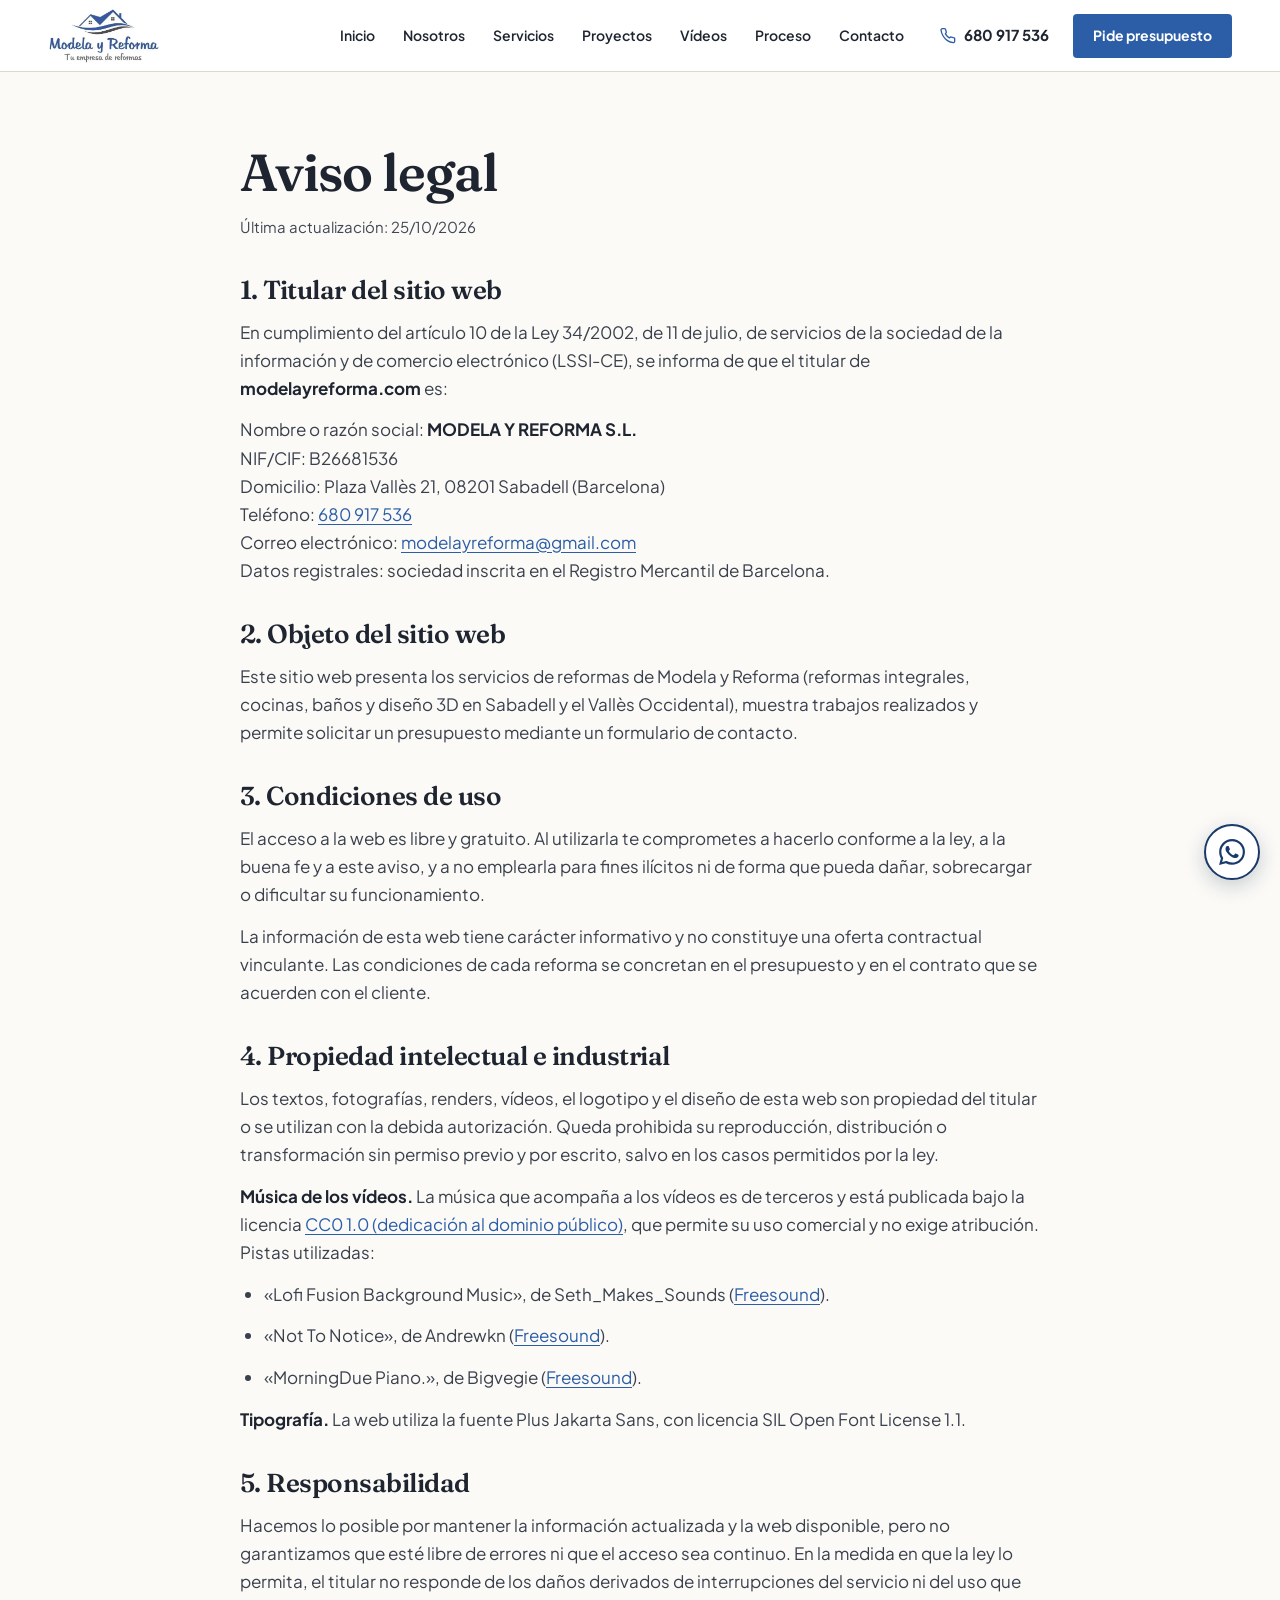
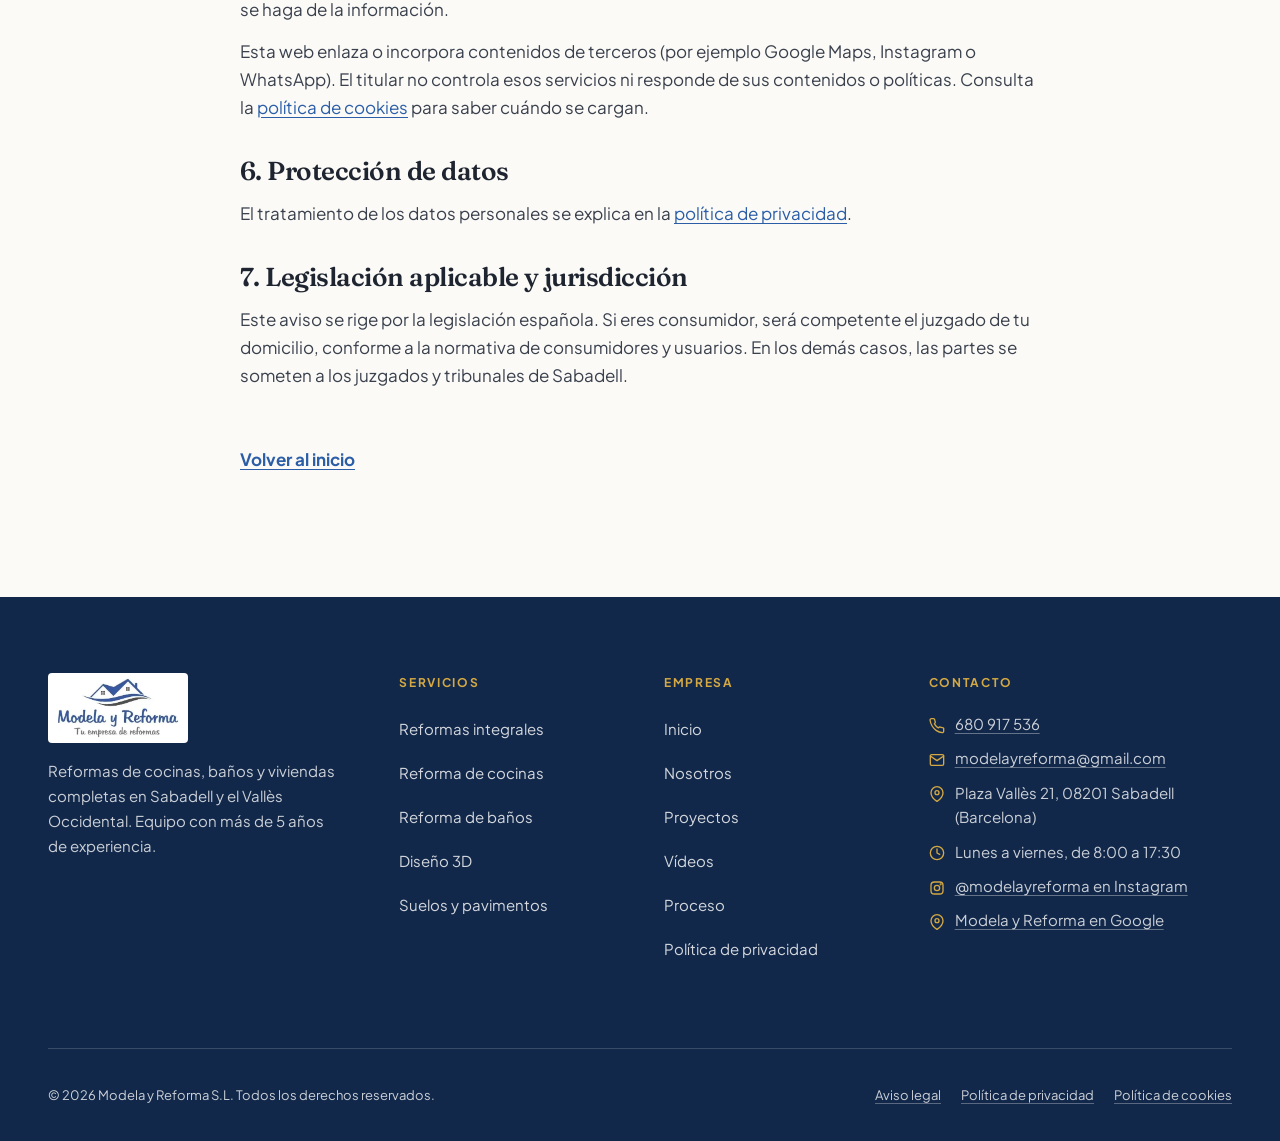
<file: aviso-legal.html>
<!DOCTYPE html>
<html lang="es">
<head>
  <meta charset="UTF-8">
  <meta name="viewport" content="width=device-width, initial-scale=1.0">

  <!-- SECURITY -->
  <meta http-equiv="X-Content-Type-Options" content="nosniff">
  <meta name="referrer" content="strict-origin-when-cross-origin">
  <meta http-equiv="Content-Security-Policy" content="
    default-src 'self';
    script-src 'self';
    style-src 'self';
    font-src 'self';
    img-src 'self' data:;
    frame-src 'none';
    connect-src 'self';
    base-uri 'self';
  ">

  <title>Aviso legal | Modela y Reforma</title>
  <meta name="description" content="Aviso legal de modelayreforma.com: titular del sitio web, condiciones de uso, propiedad intelectual, responsabilidad y legislación aplicable.">
  <meta name="robots" content="noindex, follow">
  <link rel="canonical" href="https://modelayreforma.com/aviso-legal.html">

  <link rel="preload" href="fonts/plus-jakarta-sans-latin.woff2" as="font" type="font/woff2" crossorigin>
  <link rel="preload" href="fonts/fraunces-latin.woff2" as="font" type="font/woff2" crossorigin>

  <link rel="stylesheet" href="css/styles.css">
  <link rel="icon" href="favicon.ico" sizes="32x32">
</head>

<body>
<a class="skip-link" href="#contenido">Saltar al contenido</a>

  <!-- ============================================================
       NAVEGACIÓN
       ============================================================ -->
  <nav class="nav" id="main-nav" aria-label="Menú principal">
    <div class="nav__inner">
      <a class="nav__logo" href="index.html" aria-label="Modela y Reforma - Inicio">
        <img src="images/logo-modela-recortado.webp" alt="Modela y Reforma - Tu empresa de reformas" width="112" height="56">
      </a>

      <ul class="nav__links" role="list">
        <li><a class="nav__link" href="index.html#inicio">Inicio</a></li>
        <li><a class="nav__link" href="index.html#nosotros">Nosotros</a></li>
        <li><a class="nav__link" href="index.html#servicios">Servicios</a></li>
        <li><a class="nav__link" href="index.html#proyectos">Proyectos</a></li>
        <!-- videos:nav:start -->
        <li><a class="nav__link" href="videos.html">Vídeos</a></li>
        <!-- videos:nav:end -->
        <li><a class="nav__link" href="index.html#proceso">Proceso</a></li>
        <li><a class="nav__link" href="index.html#contacto">Contacto</a></li>
      </ul>

      <a class="nav__tel" href="tel:+34680917536">
        <svg xmlns="http://www.w3.org/2000/svg" viewBox="0 0 24 24" fill="none" stroke="currentColor" stroke-width="2" stroke-linecap="round" stroke-linejoin="round" aria-hidden="true"><path d="M22 16.92v3a2 2 0 0 1-2.18 2 19.79 19.79 0 0 1-8.63-3.07A19.5 19.5 0 0 1 4.69 12 19.79 19.79 0 0 1 1.62 3.38 2 2 0 0 1 3.62 1h3a2 2 0 0 1 2 1.72c.127.96.361 1.903.7 2.81a2 2 0 0 1-.45 2.11L8.09 8.91a16 16 0 0 0 5.99 5.99l.77-.77a2 2 0 0 1 2.11-.45c.907.339 1.85.573 2.81.7A2 2 0 0 1 22 16.92z"/></svg>
        680 917 536
      </a>
      <a class="nav__cta" href="index.html#contacto">Pide presupuesto</a>

      <button type="button" class="nav__toggle" id="nav-toggle"
        aria-controls="nav-mobile" aria-expanded="false" aria-label="Abrir menú">
        <span></span><span></span><span></span>
      </button>
    </div>
  </nav>

  <!-- MENÚ MÓVIL -->
  <div class="nav__mobile" id="nav-mobile" aria-hidden="true">
    <nav aria-label="Menú móvil">
      <ul class="nav__mobile-links" role="list">
        <li><a class="nav__mobile-link" href="index.html#inicio">Inicio</a></li>
        <li><a class="nav__mobile-link" href="index.html#nosotros">Nosotros</a></li>
        <li><a class="nav__mobile-link" href="index.html#servicios">Servicios</a></li>
        <li><a class="nav__mobile-link" href="index.html#proyectos">Proyectos</a></li>
        <!-- videos:navm:start -->
        <li><a class="nav__mobile-link" href="videos.html">Vídeos</a></li>
        <!-- videos:navm:end -->
        <li><a class="nav__mobile-link" href="index.html#proceso">Proceso</a></li>
        <li><a class="nav__mobile-link" href="index.html#contacto">Contacto</a></li>
      </ul>
      <a class="btn btn--white btn--lg btn--block" href="index.html#contacto">Pide presupuesto</a>
    </nav>
  </div>

  <main id="contenido">
    <article class="section section--white section--legal">
      <div class="container container--legal">
        <h1 class="section__title legal-title">Aviso legal</h1>

        <p class="legal-updated">
          Última actualización: 25/10/2026
        </p>

        <h2 class="legal-title-2">1. Titular del sitio web</h2>
        <p>
          En cumplimiento del artículo 10 de la Ley 34/2002, de 11 de julio, de servicios de la sociedad de la
          información y de comercio electrónico (LSSI-CE), se informa de que el titular de
          <strong>modelayreforma.com</strong> es:
        </p>
        <p>
          Nombre o razón social: <strong>MODELA Y REFORMA S.L.</strong><br>
          NIF/CIF: B26681536<br>
          Domicilio: Plaza Vallès 21, 08201 Sabadell (Barcelona)<br>
          Teléfono: <a href="tel:+34680917536">680 917 536</a><br>
          Correo electrónico: <a href="mailto:modelayreforma@gmail.com">modelayreforma@gmail.com</a><br>
          Datos registrales: sociedad inscrita en el Registro Mercantil de Barcelona.
        </p>

        <h2 class="legal-title-2">2. Objeto del sitio web</h2>
        <p>
          Este sitio web presenta los servicios de reformas de Modela y Reforma (reformas integrales, cocinas,
          baños y diseño 3D en Sabadell y el Vallès Occidental), muestra trabajos realizados y permite solicitar
          un presupuesto mediante un formulario de contacto.
        </p>

        <h2 class="legal-title-2">3. Condiciones de uso</h2>
        <p>
          El acceso a la web es libre y gratuito. Al utilizarla te comprometes a hacerlo conforme a la ley, a la
          buena fe y a este aviso, y a no emplearla para fines ilícitos ni de forma que pueda dañar, sobrecargar
          o dificultar su funcionamiento.
        </p>
        <p>
          La información de esta web tiene carácter informativo y no constituye una oferta contractual vinculante.
          Las condiciones de cada reforma se concretan en el presupuesto y en el contrato que se acuerden con el
          cliente.
        </p>

        <h2 class="legal-title-2">4. Propiedad intelectual e industrial</h2>
        <p>
          Los textos, fotografías, renders, vídeos, el logotipo y el diseño de esta web son propiedad del titular
          o se utilizan con la debida autorización. Queda prohibida su reproducción, distribución o transformación
          sin permiso previo y por escrito, salvo en los casos permitidos por la ley.
        </p>
        <p>
          <strong>Música de los vídeos.</strong> La música que acompaña a los vídeos es de terceros y está publicada
          bajo la licencia <a href="https://creativecommons.org/publicdomain/zero/1.0/deed.es" target="_blank" rel="noopener noreferrer">CC0 1.0 (dedicación al dominio público)</a>,
          que permite su uso comercial y no exige atribución. Pistas utilizadas:
        </p>
        <ul class="legal-list">
          <li>«Lofi Fusion Background Music», de Seth_Makes_Sounds (<a href="https://freesound.org/s/655516/" target="_blank" rel="noopener noreferrer">Freesound</a>).</li>
          <li>«Not To Notice», de Andrewkn (<a href="https://freesound.org/s/504540/" target="_blank" rel="noopener noreferrer">Freesound</a>).</li>
          <li>«MorningDue Piano.», de Bigvegie (<a href="https://freesound.org/s/582038/" target="_blank" rel="noopener noreferrer">Freesound</a>).</li>
        </ul>
        <p>
          <strong>Tipografía.</strong> La web utiliza la fuente Plus Jakarta Sans, con licencia SIL Open Font License 1.1.
        </p>

        <h2 class="legal-title-2">5. Responsabilidad</h2>
        <p>
          Hacemos lo posible por mantener la información actualizada y la web disponible, pero no garantizamos
          que esté libre de errores ni que el acceso sea continuo. En la medida en que la ley lo permita, el titular
          no responde de los daños derivados de interrupciones del servicio ni del uso que se haga de la información.
        </p>
        <p>
          Esta web enlaza o incorpora contenidos de terceros (por ejemplo Google Maps, Instagram o WhatsApp). El
          titular no controla esos servicios ni responde de sus contenidos o políticas. Consulta la
          <a href="politica-cookies.html">política de cookies</a> para saber cuándo se cargan.
        </p>

        <h2 class="legal-title-2">6. Protección de datos</h2>
        <p>
          El tratamiento de los datos personales se explica en la
          <a href="privacidad.html">política de privacidad</a>.
        </p>

        <h2 class="legal-title-2">7. Legislación aplicable y jurisdicción</h2>
        <p>
          Este aviso se rige por la legislación española. Si eres consumidor, será competente el juzgado de tu
          domicilio, conforme a la normativa de consumidores y usuarios. En los demás casos, las partes se
          someten a los juzgados y tribunales de Sabadell.
        </p>

        <div class="legal-back">
          <a class="legal-back__link" href="index.html">Volver al inicio</a>
        </div>
      </div>
    </article>
  </main>


  <!-- ============================================================
       PIE
       ============================================================ -->
  <footer class="footer">
    <div class="container">
      <div class="footer__grid">
        <div class="footer__brand">
          <img src="images/logo-modela-recortado.webp" alt="Modela y Reforma" class="footer__logo" width="140" height="70" loading="lazy">
          <p class="footer__brand-desc">
            Reformas de cocinas, baños y viviendas completas en Sabadell y el Vallès Occidental.
            Equipo con más de 5 años de experiencia.
          </p>
        </div>
        <div>
          <p class="footer__col-title">Servicios</p>
          <ul class="footer__links" role="list">
            <li><a class="footer__link" href="reformas-integrales-sabadell.html">Reformas integrales</a></li>
            <li><a class="footer__link" href="reforma-de-cocinas-sabadell.html">Reforma de cocinas</a></li>
            <li><a class="footer__link" href="reforma-de-banos-sabadell.html">Reforma de baños</a></li>
            <li><a class="footer__link" href="diseno-3d-reformas-sabadell.html">Diseño 3D</a></li>
            <li><a class="footer__link" href="index.html#servicios">Suelos y pavimentos</a></li>
          </ul>
        </div>
        <div>
          <p class="footer__col-title">Empresa</p>
          <ul class="footer__links" role="list">
            <li><a class="footer__link" href="index.html#inicio">Inicio</a></li>
            <li><a class="footer__link" href="index.html#nosotros">Nosotros</a></li>
            <li><a class="footer__link" href="index.html#proyectos">Proyectos</a></li>
            <!-- videos:footer:start -->
            <li><a class="footer__link" href="videos.html">Vídeos</a></li>
            <!-- videos:footer:end -->
            <li><a class="footer__link" href="index.html#proceso">Proceso</a></li>
            <li><a class="footer__link" href="privacidad.html">Política de privacidad</a></li>
          </ul>
        </div>
        <div>
          <p class="footer__col-title">Contacto</p>
          <div class="footer__contact-item">
            <svg xmlns="http://www.w3.org/2000/svg" viewBox="0 0 24 24" fill="none" stroke="currentColor" stroke-width="2" stroke-linecap="round" stroke-linejoin="round" aria-hidden="true"><path d="M22 16.92v3a2 2 0 0 1-2.18 2 19.79 19.79 0 0 1-8.63-3.07A19.5 19.5 0 0 1 4.69 12 19.79 19.79 0 0 1 1.62 3.38 2 2 0 0 1 3.62 1h3a2 2 0 0 1 2 1.72c.127.96.361 1.903.7 2.81a2 2 0 0 1-.45 2.11L8.09 8.91a16 16 0 0 0 5.99 5.99l.77-.77a2 2 0 0 1 2.11-.45c.907.339 1.85.573 2.81.7A2 2 0 0 1 22 16.92z"/></svg>
            <a href="tel:+34680917536">680 917 536</a>
          </div>
          <div class="footer__contact-item">
            <svg xmlns="http://www.w3.org/2000/svg" viewBox="0 0 24 24" fill="none" stroke="currentColor" stroke-width="2" stroke-linecap="round" stroke-linejoin="round" aria-hidden="true"><path d="M4 4h16c1.1 0 2 .9 2 2v12c0 1.1-.9 2-2 2H4c-1.1 0-2-.9-2-2V6c0-1.1.9-2 2-2z"/><polyline points="22,6 12,13 2,6"/></svg>
            <a href="mailto:modelayreforma@gmail.com">modelayreforma@gmail.com</a>
          </div>
          <div class="footer__contact-item">
            <svg xmlns="http://www.w3.org/2000/svg" viewBox="0 0 24 24" fill="none" stroke="currentColor" stroke-width="2" stroke-linecap="round" stroke-linejoin="round" aria-hidden="true"><path d="M21 10c0 7-9 13-9 13s-9-6-9-13a9 9 0 0 1 18 0z"/><circle cx="12" cy="10" r="3"/></svg>
            <span>Plaza Vallès 21, 08201 Sabadell (Barcelona)</span>
          </div>
          <div class="footer__contact-item">
            <svg xmlns="http://www.w3.org/2000/svg" viewBox="0 0 24 24" fill="none" stroke="currentColor" stroke-width="2" stroke-linecap="round" stroke-linejoin="round" aria-hidden="true"><circle cx="12" cy="12" r="10"/><polyline points="12 6 12 12 16 14"/></svg>
            <span>Lunes a viernes, de 8:00 a 17:30</span>
          </div>
          <div class="footer__contact-item">
            <svg xmlns="http://www.w3.org/2000/svg" viewBox="0 0 24 24" fill="none" stroke="currentColor" stroke-width="2" stroke-linecap="round" stroke-linejoin="round" aria-hidden="true"><rect x="3" y="3" width="18" height="18" rx="5"/><circle cx="12" cy="12" r="4"/><circle cx="17.5" cy="6.5" r=".6" fill="currentColor"/></svg>
            <a href="https://www.instagram.com/modelayreforma/" target="_blank" rel="noopener noreferrer">@modelayreforma en Instagram<span class="video-card__ext"> (se abre en otra pestaña)</span></a>
          </div>
          <div class="footer__contact-item">
            <svg xmlns="http://www.w3.org/2000/svg" viewBox="0 0 24 24" fill="none" stroke="currentColor" stroke-width="2" stroke-linecap="round" stroke-linejoin="round" aria-hidden="true"><path d="M21 10c0 7-9 13-9 13s-9-6-9-13a9 9 0 0 1 18 0z"/><circle cx="12" cy="10" r="3"/></svg>
            <a href="https://share.google/HfESZU33AaqXhA6Zc" target="_blank" rel="noopener noreferrer">Modela y Reforma en Google<span class="video-card__ext"> (se abre en otra pestaña)</span></a>
          </div>
        </div>
      </div>
      <div class="footer__bottom">
        <p class="footer__copy">&copy; <span id="footer-year"></span> Modela y Reforma S.L. Todos los derechos reservados.</p>
        <nav class="footer__bottom-links" aria-label="Links legales">
          <a class="footer__bottom-link" href="aviso-legal.html">Aviso legal</a>
          <a class="footer__bottom-link" href="privacidad.html">Política de privacidad</a>
          <a class="footer__bottom-link" href="politica-cookies.html">Política de cookies</a>
        </nav>
      </div>
    </div>
  </footer>

  <!-- WHATSAPP (escritorio) -->
  <a class="whatsapp-btn" href="https://wa.me/34680917536" target="_blank" rel="noopener noreferrer"
     aria-label="Contactar por WhatsApp" title="Escríbenos por WhatsApp">
    <svg xmlns="http://www.w3.org/2000/svg" viewBox="0 0 24 24" fill="currentColor" aria-hidden="true"><path d="M17.472 14.382c-.297-.149-1.758-.867-2.03-.967-.273-.099-.471-.148-.67.15-.197.297-.767.966-.94 1.164-.173.199-.347.223-.644.075-.297-.15-1.255-.463-2.39-1.475-.883-.788-1.48-1.761-1.653-2.059-.173-.297-.018-.458.13-.606.134-.133.298-.347.446-.52.149-.174.198-.298.298-.497.099-.198.05-.371-.025-.52-.075-.149-.669-1.612-.916-2.207-.242-.579-.487-.5-.669-.51-.173-.008-.371-.01-.57-.01-.198 0-.52.074-.792.372-.272.297-1.04 1.016-1.04 2.479 0 1.462 1.065 2.875 1.213 3.074.149.198 2.096 3.2 5.077 4.487.709.306 1.262.489 1.694.625.712.227 1.36.195 1.871.118.571-.085 1.758-.719 2.006-1.413.248-.694.248-1.289.173-1.413-.074-.124-.272-.198-.57-.347zM12.05 21.785h-.004a9.87 9.87 0 0 1-5.031-1.378l-.361-.214-3.741.982.998-3.648-.235-.374a9.86 9.86 0 0 1-1.51-5.26c.001-5.45 4.436-9.884 9.888-9.884 2.64 0 5.122 1.03 6.988 2.898a9.825 9.825 0 0 1 2.893 6.994c-.003 5.45-4.437 9.884-9.885 9.884zm8.413-18.297A11.815 11.815 0 0 0 12.05 0C5.495 0 .16 5.335.157 11.892c0 2.096.547 4.142 1.588 5.945L.057 24l6.305-1.654a11.882 11.882 0 0 0 5.683 1.448h.005c6.554 0 11.89-5.335 11.893-11.893a11.821 11.821 0 0 0-3.48-8.413z"/></svg>
  </a>

  <!-- BARRA DE ACCIONES (móvil) -->
  <nav class="action-bar" aria-label="Contacto rápido">
    <a href="tel:+34680917536">
      <svg xmlns="http://www.w3.org/2000/svg" viewBox="0 0 24 24" fill="none" stroke="currentColor" stroke-width="2" stroke-linecap="round" stroke-linejoin="round" aria-hidden="true"><path d="M22 16.92v3a2 2 0 0 1-2.18 2 19.79 19.79 0 0 1-8.63-3.07A19.5 19.5 0 0 1 4.69 12 19.79 19.79 0 0 1 1.62 3.38 2 2 0 0 1 3.62 1h3a2 2 0 0 1 2 1.72c.127.96.361 1.903.7 2.81a2 2 0 0 1-.45 2.11L8.09 8.91a16 16 0 0 0 5.99 5.99l.77-.77a2 2 0 0 1 2.11-.45c.907.339 1.85.573 2.81.7A2 2 0 0 1 22 16.92z"/></svg>
      Llamar
    </a>
    <a href="https://wa.me/34680917536" target="_blank" rel="noopener noreferrer">
      <svg xmlns="http://www.w3.org/2000/svg" viewBox="0 0 24 24" fill="currentColor" aria-hidden="true"><path d="M17.472 14.382c-.297-.149-1.758-.867-2.03-.967-.273-.099-.471-.148-.67.15-.197.297-.767.966-.94 1.164-.173.199-.347.223-.644.075-.297-.15-1.255-.463-2.39-1.475-.883-.788-1.48-1.761-1.653-2.059-.173-.297-.018-.458.13-.606.134-.133.298-.347.446-.52.149-.174.198-.298.298-.497.099-.198.05-.371-.025-.52-.075-.149-.669-1.612-.916-2.207-.242-.579-.487-.5-.669-.51-.173-.008-.371-.01-.57-.01-.198 0-.52.074-.792.372-.272.297-1.04 1.016-1.04 2.479 0 1.462 1.065 2.875 1.213 3.074.149.198 2.096 3.2 5.077 4.487.709.306 1.262.489 1.694.625.712.227 1.36.195 1.871.118.571-.085 1.758-.719 2.006-1.413.248-.694.248-1.289.173-1.413-.074-.124-.272-.198-.57-.347zM12.05 21.785h-.004a9.87 9.87 0 0 1-5.031-1.378l-.361-.214-3.741.982.998-3.648-.235-.374a9.86 9.86 0 0 1-1.51-5.26c.001-5.45 4.436-9.884 9.888-9.884 2.64 0 5.122 1.03 6.988 2.898a9.825 9.825 0 0 1 2.893 6.994c-.003 5.45-4.437 9.884-9.885 9.884zm8.413-18.297A11.815 11.815 0 0 0 12.05 0C5.495 0 .16 5.335.157 11.892c0 2.096.547 4.142 1.588 5.945L.057 24l6.305-1.654a11.882 11.882 0 0 0 5.683 1.448h.005c6.554 0 11.89-5.335 11.893-11.893a11.821 11.821 0 0 0-3.48-8.413z"/></svg>
      WhatsApp
    </a>
    <a class="action-bar__main" href="index.html#contacto">
      <svg xmlns="http://www.w3.org/2000/svg" viewBox="0 0 24 24" fill="none" stroke="currentColor" stroke-width="2" stroke-linecap="round" stroke-linejoin="round" aria-hidden="true"><path d="M14 2H6a2 2 0 0 0-2 2v16a2 2 0 0 0 2 2h12a2 2 0 0 0 2-2V8z"/><polyline points="14 2 14 8 20 8"/><line x1="16" y1="13" x2="8" y2="13"/><line x1="16" y1="17" x2="8" y2="17"/></svg>
      Presupuesto
    </a>
  </nav>

  <script src="js/main.js" defer></script>
</body>
</html>
</file>
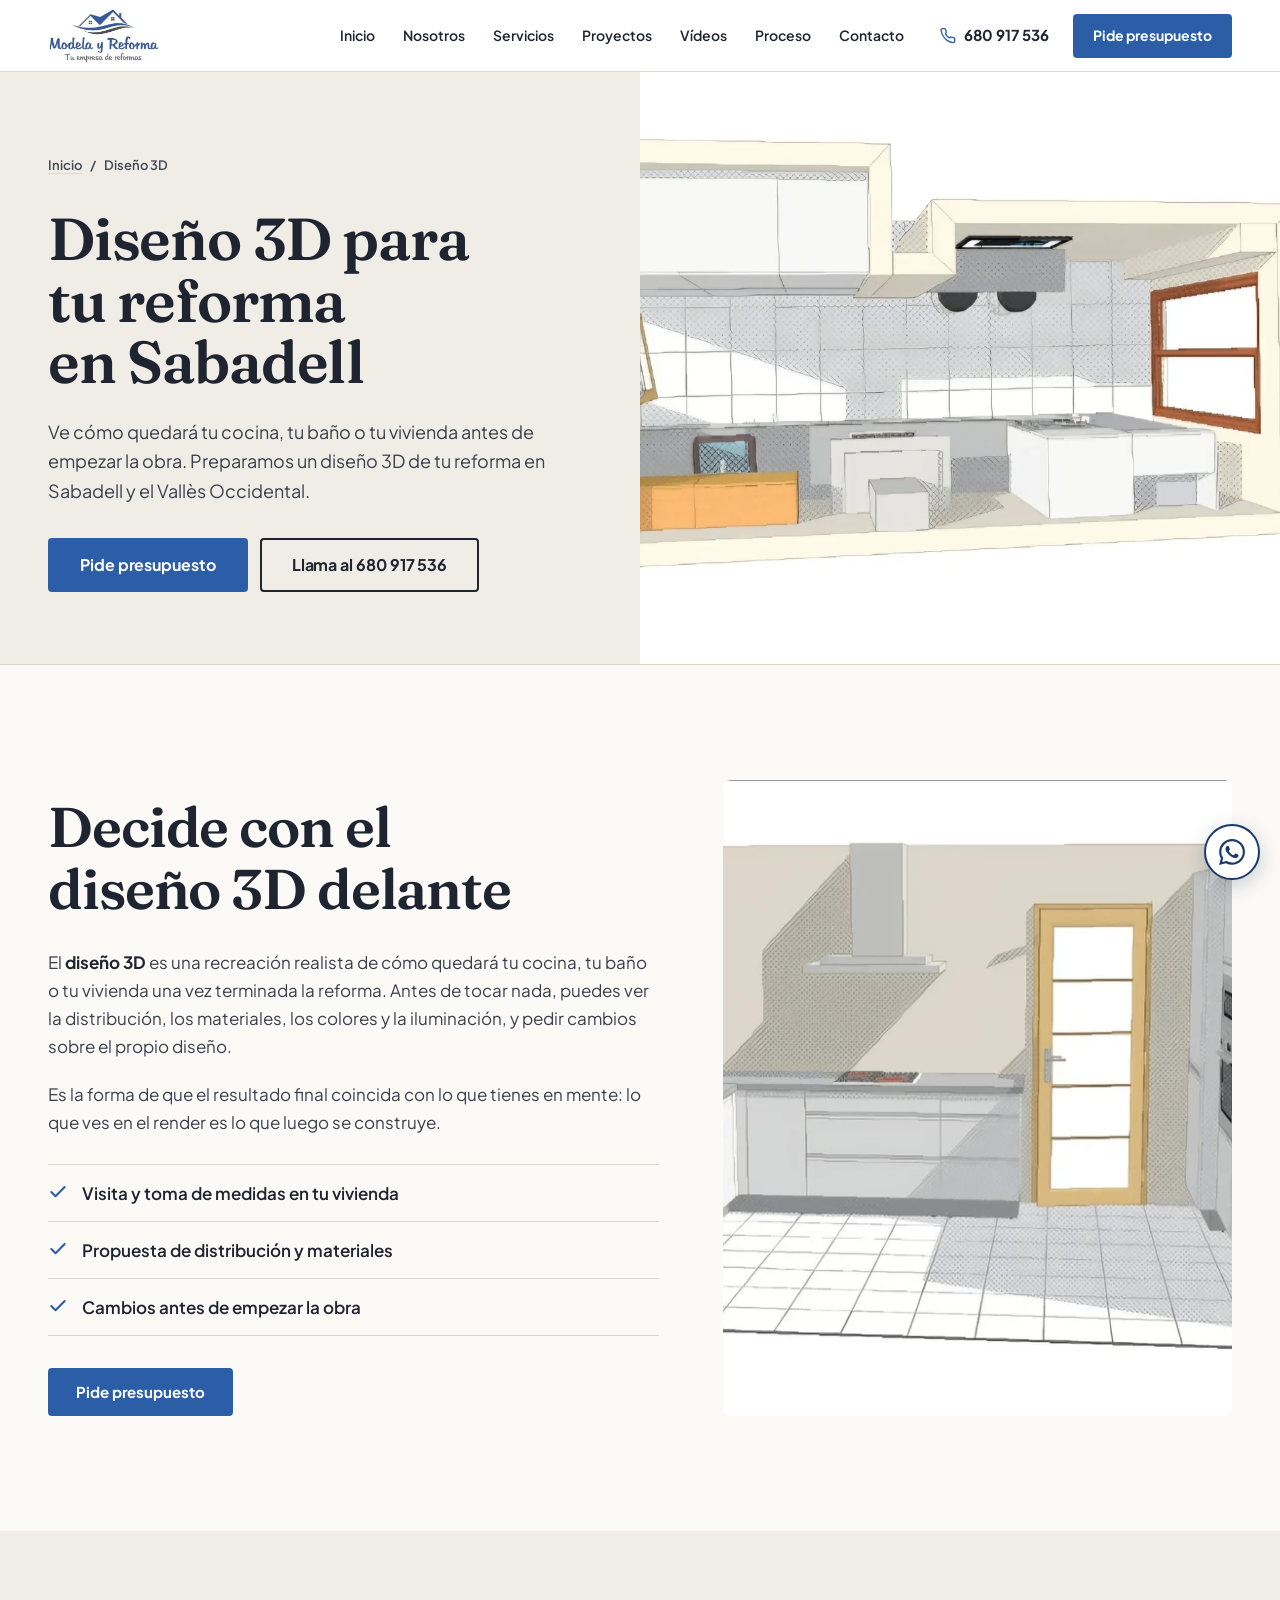
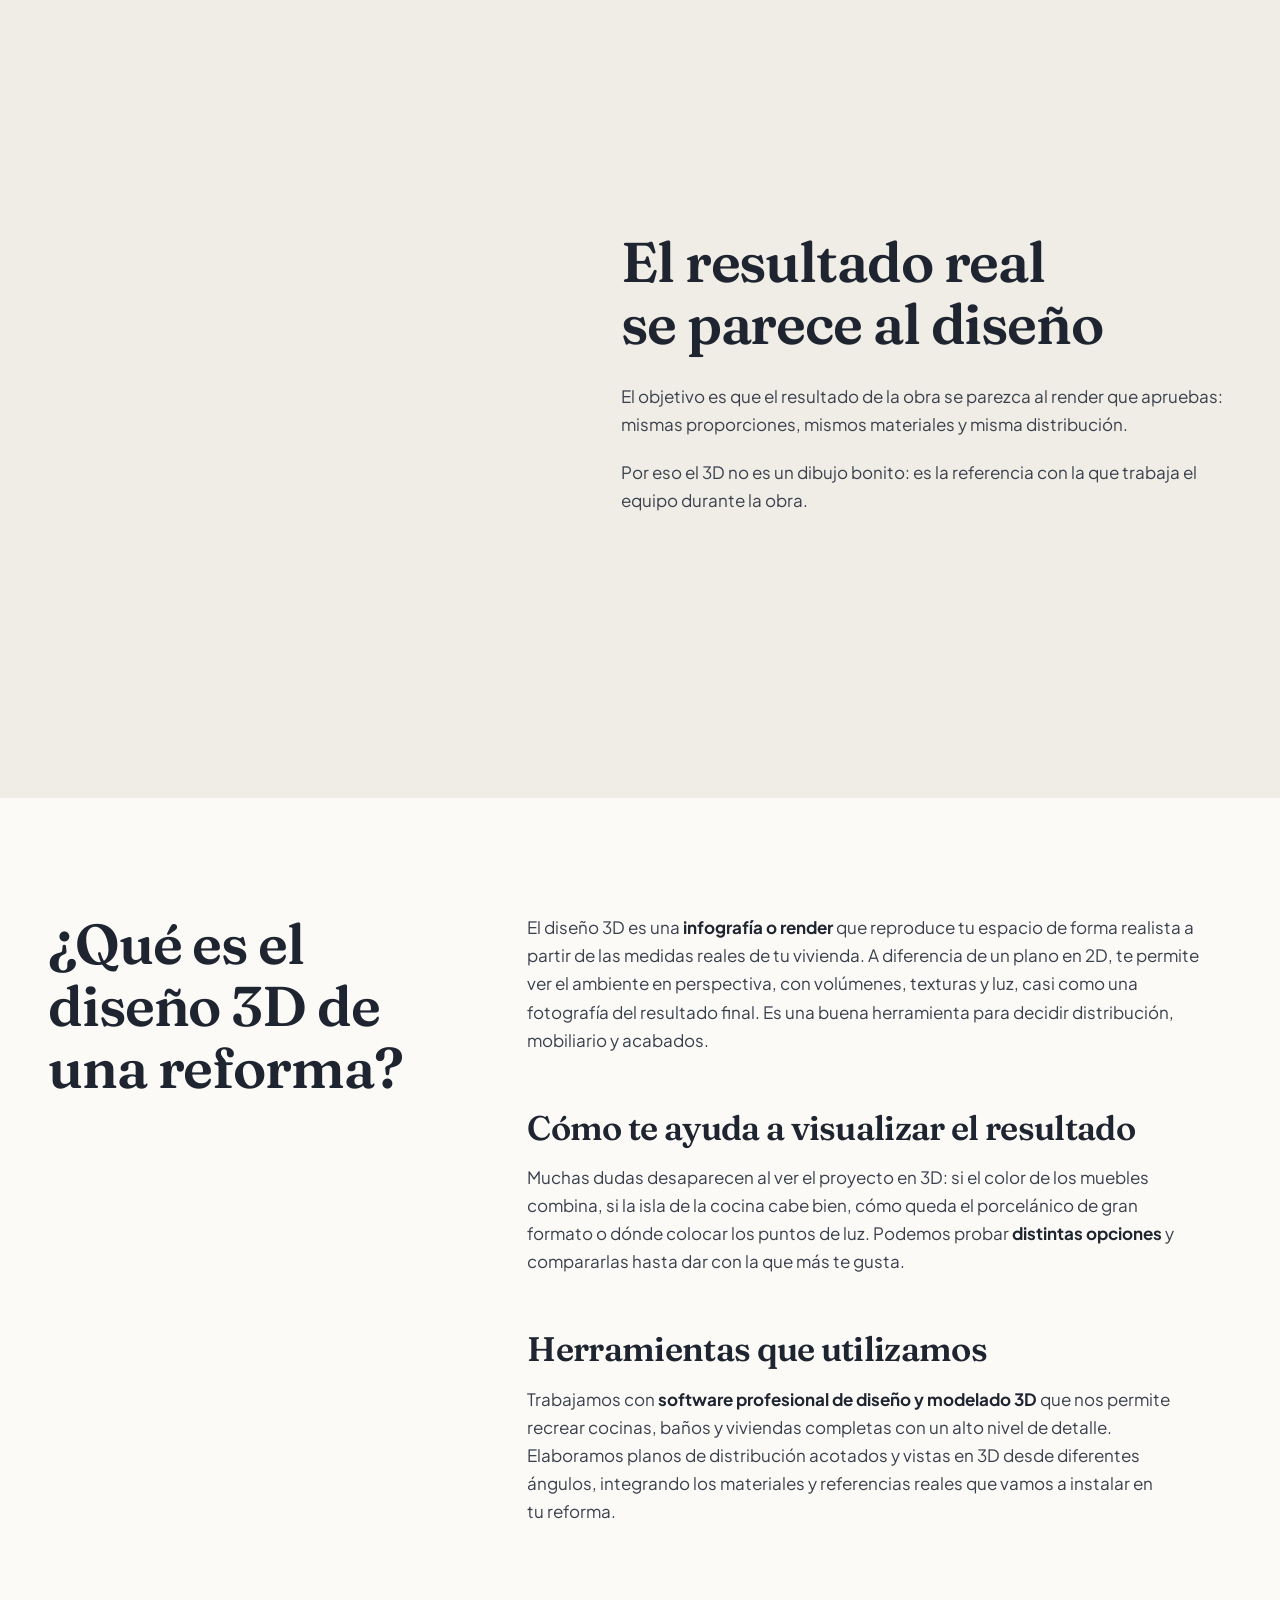
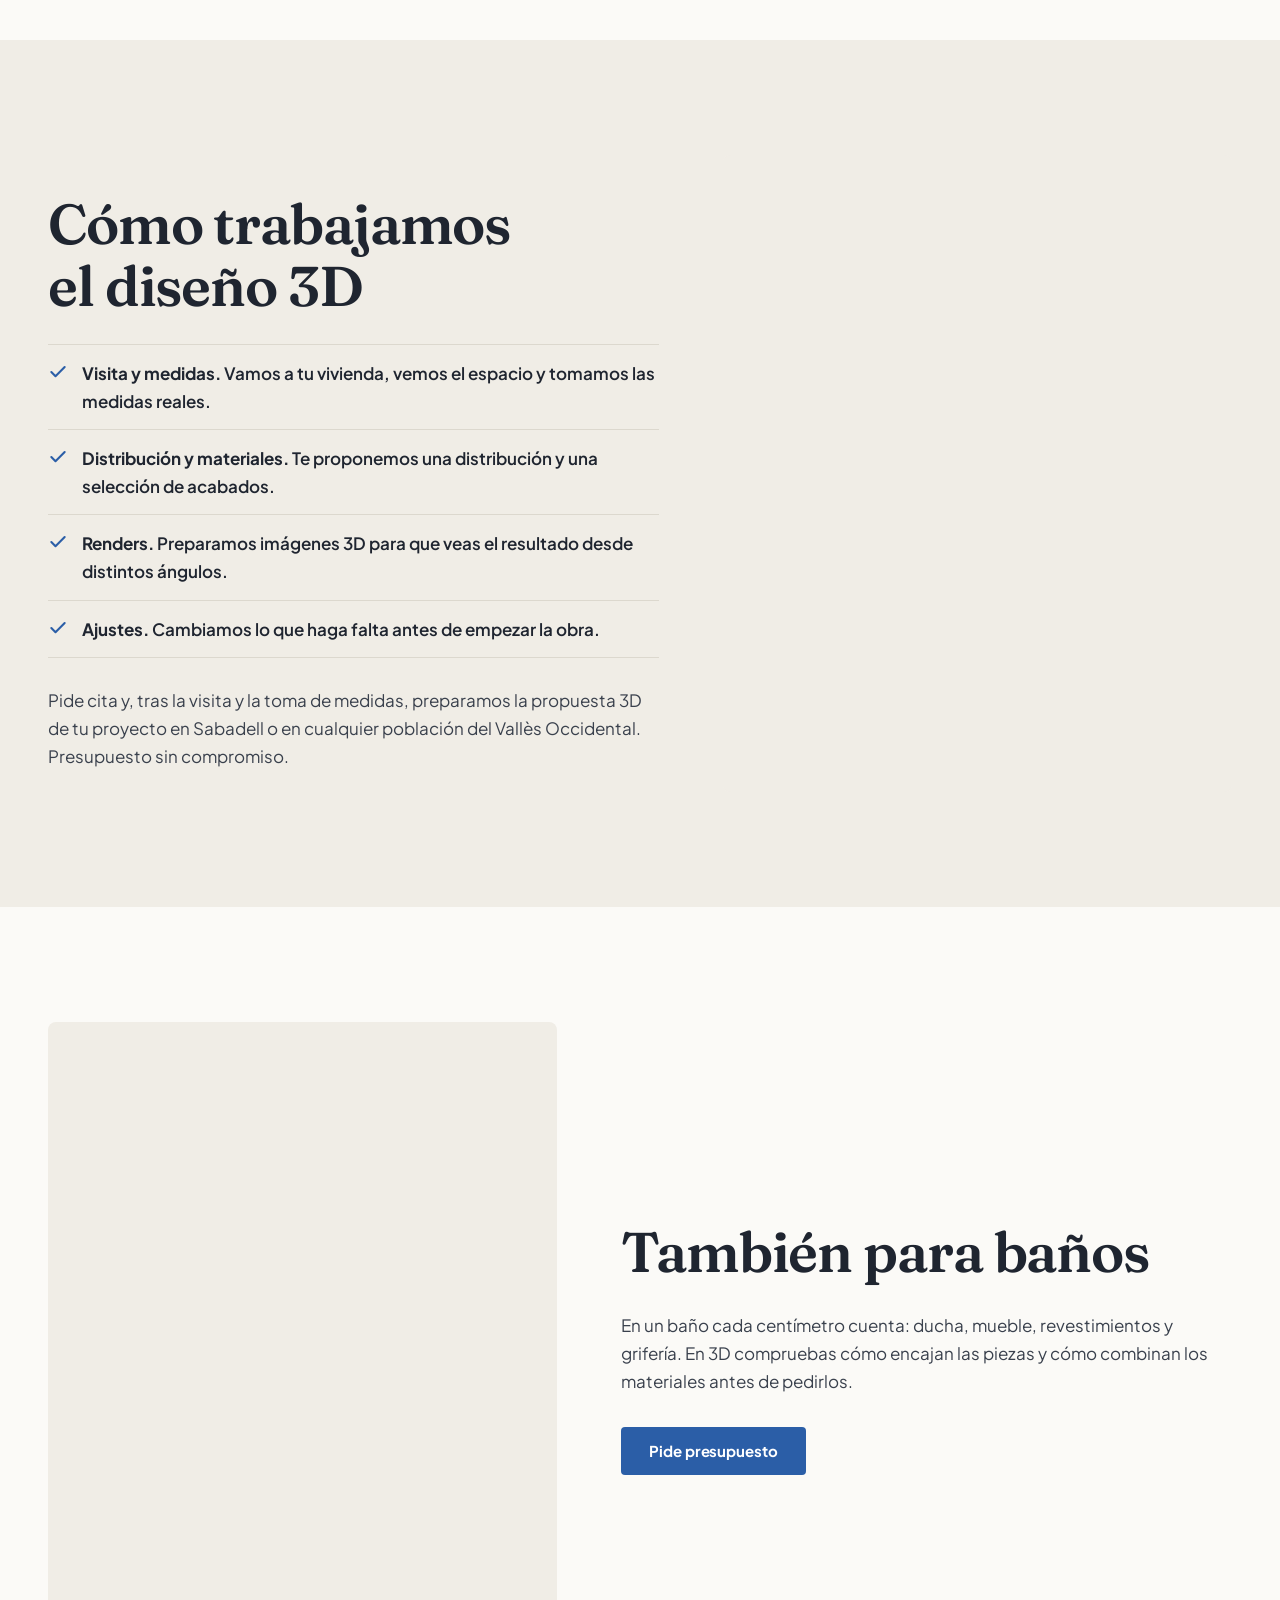
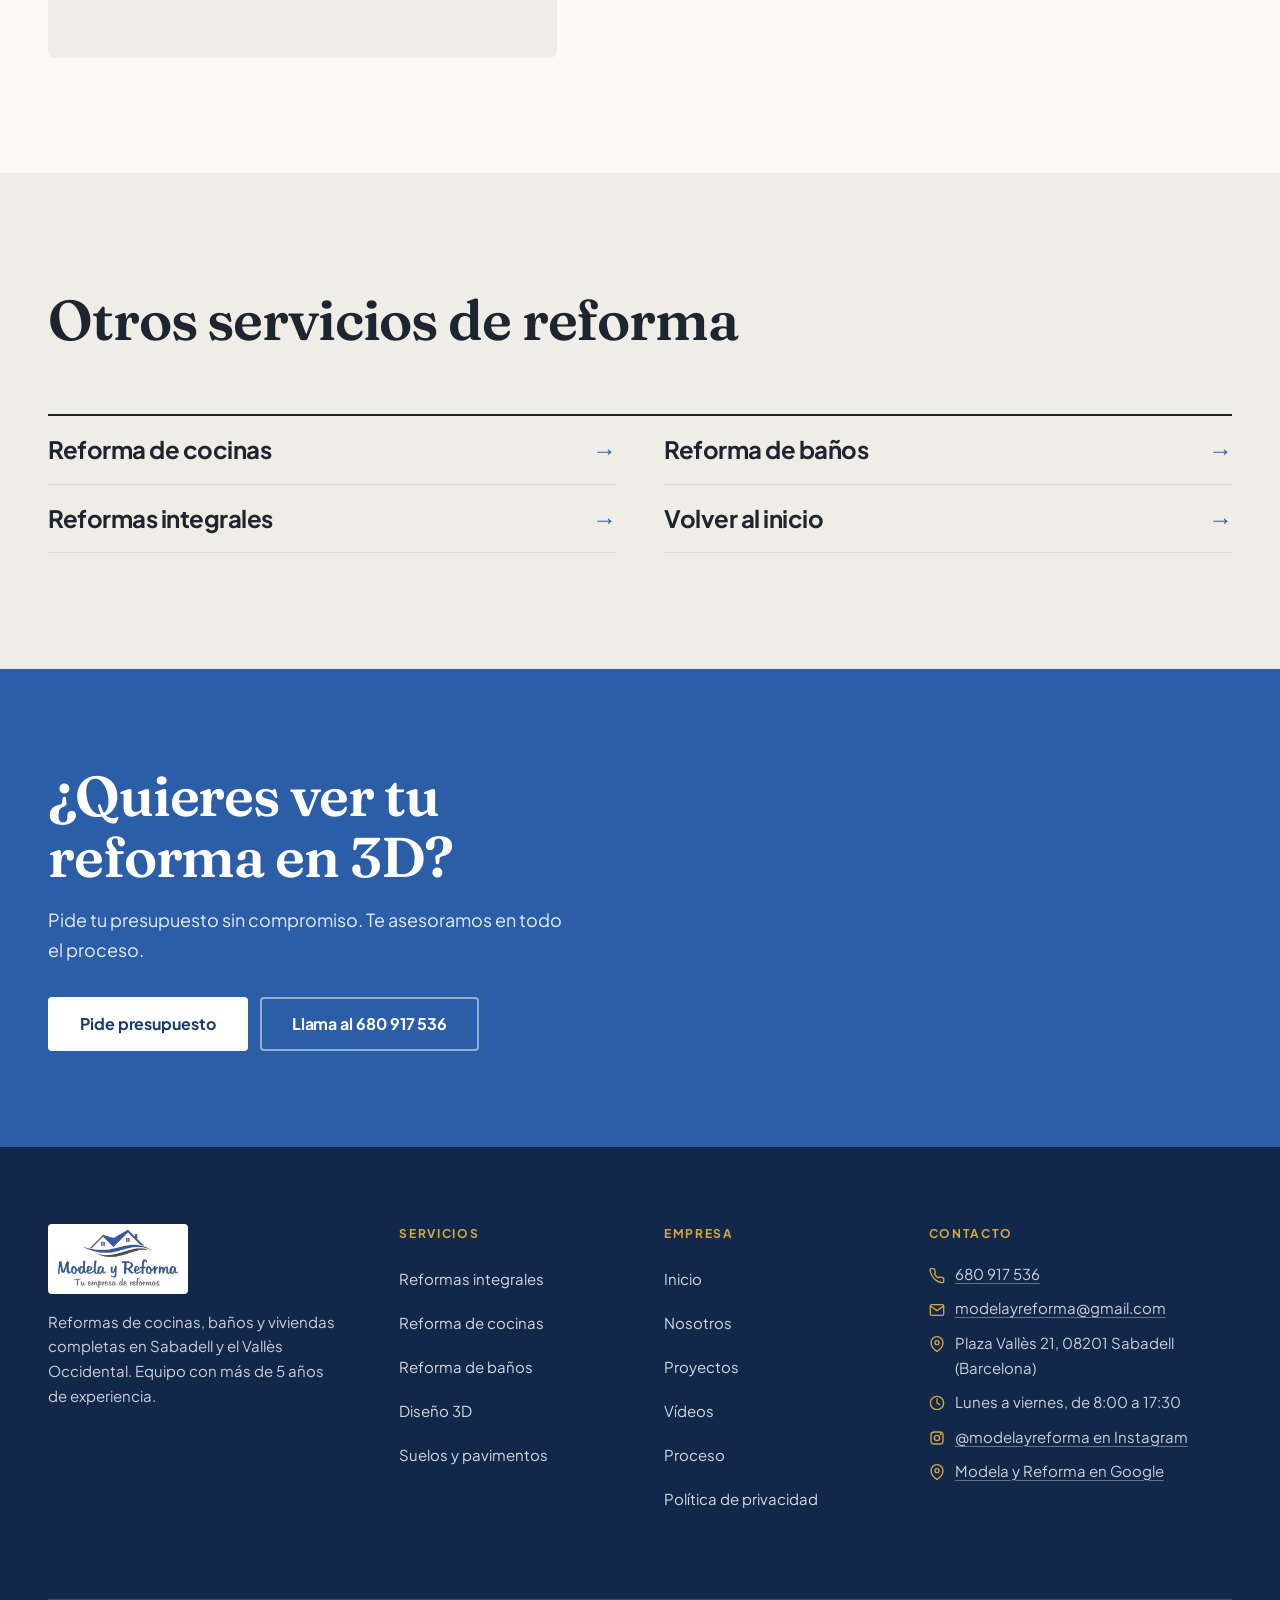
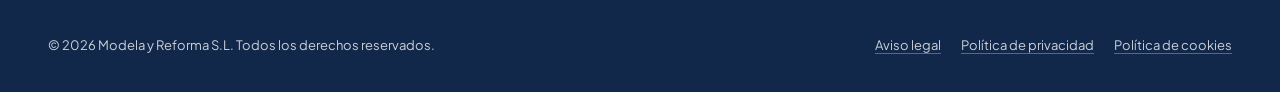
<file: diseno-3d-reformas-sabadell.html>
<!DOCTYPE html>
<html lang="es" data-type="service">
<head>
  <meta charset="UTF-8">
  <meta name="viewport" content="width=device-width, initial-scale=1.0">

  <!-- SECURITY -->
  <meta http-equiv="X-Content-Type-Options" content="nosniff">
  <meta name="referrer" content="strict-origin-when-cross-origin">
  <meta http-equiv="Content-Security-Policy" content="
    default-src 'self';
    script-src 'self';
    style-src 'self';
    font-src 'self';
    img-src 'self' data:;
    frame-src https://www.google.com/maps/;
    connect-src 'self' https://formspree.io;
    base-uri 'self';
    form-action https://formspree.io;
  ">

  <!-- SEO META -->
  <title>Diseño 3D para Reformas en Sabadell | Modela y Reforma</title>
  <meta name="description" content="Diseño 3D para reformas en Sabadell y el Vallès. Visualiza tu cocina, baño o vivienda antes de la obra. Presupuesto sin compromiso.">
  <meta name="author" content="Modela y Reforma">
  <meta name="robots" content="index, follow">
  <link rel="canonical" href="https://modelayreforma.com/diseno-3d-reformas-sabadell.html">

  <!-- OPEN GRAPH -->
  <meta property="og:type" content="website">
  <meta property="og:url" content="https://modelayreforma.com/diseno-3d-reformas-sabadell.html">
  <meta property="og:title" content="Diseño 3D para Reformas en Sabadell | Modela y Reforma">
  <meta property="og:description" content="Diseño 3D para reformas en Sabadell y el Vallès Occidental. Visualiza el resultado y ajusta cambios antes de empezar la obra.">
  <meta property="og:image" content="https://modelayreforma.com/images/extra-01.webp">
  <meta property="og:locale" content="es_ES">
  <meta property="og:site_name" content="Modela y Reforma">

  <!-- TWITTER CARD -->
  <meta name="twitter:card" content="summary_large_image">
  <meta name="twitter:title" content="Diseño 3D para Reformas en Sabadell | Modela y Reforma">
  <meta name="twitter:description" content="Diseño 3D para reformas en Sabadell y el Vallès. Visualiza el resultado antes de empezar la obra.">
  <meta name="theme-color" content="#1a3a6b">
  <meta name="twitter:image" content="https://modelayreforma.com/images/extra-01.webp">

  <!-- FONT (self-hosted) -->
  <link rel="preload" href="fonts/plus-jakarta-sans-latin.woff2" as="font" type="font/woff2" crossorigin>
  <link rel="preload" href="fonts/fraunces-latin.woff2" as="font" type="font/woff2" crossorigin>

  <!-- PRELOAD CRITICAL -->
  
  <!-- STYLES -->
  <link rel="stylesheet" href="css/styles.css">

  <!-- FAVICON -->
  <link rel="icon" href="favicon.ico" sizes="48x48 32x32 16x16">
  <link rel="icon" type="image/png" href="favicon-32x32.png" sizes="32x32">
  <link rel="apple-touch-icon" href="apple-touch-icon.png">

  <!-- SCHEMA.ORG JSON-LD -->
  <script type="application/ld+json">
  {
    "@context": "https://schema.org",
    "@type": "Service",
    "serviceType": "Diseño 3D de reformas",
    "name": "Diseño 3D para reformas en Sabadell",
    "description": "Diseño 3D y renders para reformas en Sabadell y el Vallès Occidental. Visita, medidas, propuesta de distribución y materiales, y renders para ajustar cambios antes de la obra.",
    "url": "https://modelayreforma.com/diseno-3d-reformas-sabadell.html",
    "provider": {
      "@type": "HomeAndConstructionBusiness",
      "name": "Modela y Reforma",
      "telephone": "+34680917536",
      "email": "modelayreforma@gmail.com",
      "url": "https://modelayreforma.com",
      "image": "https://modelayreforma.com/images/extra-01.webp",
      "address": {
        "@type": "PostalAddress",
        "streetAddress": "Plaza Vallès 21",
        "addressLocality": "Sabadell",
        "addressRegion": "Barcelona",
        "postalCode": "08201",
        "addressCountry": "ES"
      }
    },
    "areaServed": [
      "Sabadell", "Terrassa", "Barberà del Vallès", "Cerdanyola del Vallès", "Sant Cugat del Vallès", "Vallès Occidental"
    ]
  }
  </script>
</head>

<body>
<a class="skip-link" href="#contenido">Saltar al contenido</a>

  <!-- ============================================================
       NAVEGACIÓN
       ============================================================ -->
  <nav class="nav" id="main-nav" aria-label="Menú principal">
    <div class="nav__inner">
      <a class="nav__logo" href="index.html" aria-label="Modela y Reforma - Inicio">
        <img src="images/logo-modela-recortado.webp" alt="Modela y Reforma - Tu empresa de reformas" width="112" height="56">
      </a>

      <ul class="nav__links" role="list">
        <li><a class="nav__link" href="index.html#inicio">Inicio</a></li>
        <li><a class="nav__link" href="index.html#nosotros">Nosotros</a></li>
        <li><a class="nav__link" href="index.html#servicios">Servicios</a></li>
        <li><a class="nav__link" href="index.html#proyectos">Proyectos</a></li>
        <!-- videos:nav:start -->
        <li><a class="nav__link" href="videos.html">Vídeos</a></li>
        <!-- videos:nav:end -->
        <li><a class="nav__link" href="index.html#proceso">Proceso</a></li>
        <li><a class="nav__link" href="index.html#contacto">Contacto</a></li>
      </ul>

      <a class="nav__tel" href="tel:+34680917536">
        <svg xmlns="http://www.w3.org/2000/svg" viewBox="0 0 24 24" fill="none" stroke="currentColor" stroke-width="2" stroke-linecap="round" stroke-linejoin="round" aria-hidden="true"><path d="M22 16.92v3a2 2 0 0 1-2.18 2 19.79 19.79 0 0 1-8.63-3.07A19.5 19.5 0 0 1 4.69 12 19.79 19.79 0 0 1 1.62 3.38 2 2 0 0 1 3.62 1h3a2 2 0 0 1 2 1.72c.127.96.361 1.903.7 2.81a2 2 0 0 1-.45 2.11L8.09 8.91a16 16 0 0 0 5.99 5.99l.77-.77a2 2 0 0 1 2.11-.45c.907.339 1.85.573 2.81.7A2 2 0 0 1 22 16.92z"/></svg>
        680 917 536
      </a>
      <a class="nav__cta" href="index.html#contacto">Pide presupuesto</a>

      <button type="button" class="nav__toggle" id="nav-toggle"
        aria-controls="nav-mobile" aria-expanded="false" aria-label="Abrir menú">
        <span></span><span></span><span></span>
      </button>
    </div>
  </nav>

  <!-- MENÚ MÓVIL -->
  <div class="nav__mobile" id="nav-mobile" aria-hidden="true">
    <nav aria-label="Menú móvil">
      <ul class="nav__mobile-links" role="list">
        <li><a class="nav__mobile-link" href="index.html#inicio">Inicio</a></li>
        <li><a class="nav__mobile-link" href="index.html#nosotros">Nosotros</a></li>
        <li><a class="nav__mobile-link" href="index.html#servicios">Servicios</a></li>
        <li><a class="nav__mobile-link" href="index.html#proyectos">Proyectos</a></li>
        <!-- videos:navm:start -->
        <li><a class="nav__mobile-link" href="videos.html">Vídeos</a></li>
        <!-- videos:navm:end -->
        <li><a class="nav__mobile-link" href="index.html#proceso">Proceso</a></li>
        <li><a class="nav__mobile-link" href="index.html#contacto">Contacto</a></li>
      </ul>
      <a class="btn btn--white btn--lg btn--block" href="index.html#contacto">Pide presupuesto</a>
    </nav>
  </div>

  <main id="contenido">

    <section class="page-hero" aria-labelledby="page-title">
      <div class="page-hero__grid">
        <div class="page-hero__text">
          <div class="page-hero__inner">
            <nav class="breadcrumb" aria-label="Migas de pan"><a href="index.html">Inicio</a><span aria-hidden="true">/</span><span aria-current="page">Diseño 3D</span></nav>
            <h1 class="page-hero__title" id="page-title">Diseño 3D para tu reforma en Sabadell</h1>
            <p class="page-hero__lead">Ve cómo quedará tu cocina, tu baño o tu vivienda antes de empezar la obra. Preparamos un diseño 3D de tu reforma en Sabadell y el Vallès Occidental.</p>
            <div class="page-hero__actions">
              <a class="btn btn--primary btn--lg" href="index.html#contacto">Pide presupuesto</a>
              <a class="btn btn--outline btn--lg" href="tel:+34680917536">Llama al 680 917 536</a>
            </div>
          </div>
        </div>
        <div class="page-hero__media"><img src="images/extra-01.webp" alt="Render 3D de una cocina con campana decorativa y armarios a medida" width="1200" height="884" fetchpriority="high"></div>
      </div>
    </section>

    <section class="section section--white">
      <div class="container">
        <div class="split">
          <div class="split__body">
            <h2 class="section__title">Decide con el diseño 3D delante</h2>
            <p class="about__text">El <strong>diseño 3D</strong> es una recreación realista de cómo quedará tu cocina, tu baño o tu vivienda una vez terminada la reforma. Antes de tocar nada, puedes ver la distribución, los materiales, los colores y la iluminación, y pedir cambios sobre el propio diseño.</p>
            <p class="about__text">Es la forma de que el resultado final coincida con lo que tienes en mente: lo que ves en el render es lo que luego se construye.</p>
            <ul class="checklist" role="list">
              <li><svg xmlns="http://www.w3.org/2000/svg" viewBox="0 0 24 24" fill="none" stroke="currentColor" stroke-width="2.5" stroke-linecap="round" stroke-linejoin="round" aria-hidden="true"><polyline points="20 6 9 17 4 12"/></svg>Visita y toma de medidas en tu vivienda</li>
              <li><svg xmlns="http://www.w3.org/2000/svg" viewBox="0 0 24 24" fill="none" stroke="currentColor" stroke-width="2.5" stroke-linecap="round" stroke-linejoin="round" aria-hidden="true"><polyline points="20 6 9 17 4 12"/></svg>Propuesta de distribución y materiales</li>
              <li><svg xmlns="http://www.w3.org/2000/svg" viewBox="0 0 24 24" fill="none" stroke="currentColor" stroke-width="2.5" stroke-linecap="round" stroke-linejoin="round" aria-hidden="true"><polyline points="20 6 9 17 4 12"/></svg>Cambios antes de empezar la obra</li>
            </ul>
            <a class="btn btn--primary" href="index.html#contacto">Pide presupuesto</a>
          </div>
          <div class="split__media"><img src="images/IMG_0086.webp" alt="Render 3D de una reforma de vivienda con distribución y acabados definidos" width="1200" height="653" loading="lazy" decoding="async"></div>
        </div>
      </div>
    </section>

    <section class="section section--light">
      <div class="container">
        <div class="split split--flip">
          <div class="split__body">
            <h2 class="section__title">El resultado real se parece al diseño</h2>
            <p class="about__text">El objetivo es que el resultado de la obra se parezca al render que apruebas: mismas proporciones, mismos materiales y misma distribución.</p>
            <p class="about__text">Por eso el 3D no es un dibujo bonito: es la referencia con la que trabaja el equipo durante la obra.</p>
          </div>
          <div class="split__media"><img src="images/IMG_0065.webp" alt="Cocina reformada terminada, con mobiliario a medida y encimera" width="810" height="1080" loading="lazy" decoding="async"></div>
        </div>
      </div>
    </section>

    <section class="section section--white">
      <div class="container">
        <div class="prose-layout">
          <div class="prose-layout__side">
            <h2 class="section__title">¿Qué es el diseño 3D de una reforma?</h2>
          </div>
          <div class="prose">
            <p>El diseño 3D es una <strong>infografía o render</strong> que reproduce tu espacio de forma realista a partir de las medidas reales de tu vivienda. A diferencia de un plano en 2D, te permite ver el ambiente en perspectiva, con volúmenes, texturas y luz, casi como una fotografía del resultado final. Es una buena herramienta para decidir distribución, mobiliario y acabados.</p>
            <h2>Cómo te ayuda a visualizar el resultado</h2>
            <p>Muchas dudas desaparecen al ver el proyecto en 3D: si el color de los muebles combina, si la isla de la cocina cabe bien, cómo queda el porcelánico de gran formato o dónde colocar los puntos de luz. Podemos probar <strong>distintas opciones</strong> y compararlas hasta dar con la que más te gusta.</p>
            <h2>Herramientas que utilizamos</h2>
            <p>Trabajamos con <strong>software profesional de diseño y modelado 3D</strong> que nos permite recrear cocinas, baños y viviendas completas con un alto nivel de detalle. Elaboramos planos de distribución acotados y vistas en 3D desde diferentes ángulos, integrando los materiales y referencias reales que vamos a instalar en tu reforma.</p>
          </div>
        </div>
      </div>
    </section>

    <section class="section section--light">
      <div class="container">
        <div class="split">
          <div class="split__body">
            <h2 class="section__title">Cómo trabajamos el diseño 3D</h2>
            <ul class="checklist" role="list">
              <li><svg xmlns="http://www.w3.org/2000/svg" viewBox="0 0 24 24" fill="none" stroke="currentColor" stroke-width="2.5" stroke-linecap="round" stroke-linejoin="round" aria-hidden="true"><polyline points="20 6 9 17 4 12"/></svg><span><strong>Visita y medidas.</strong> Vamos a tu vivienda, vemos el espacio y tomamos las medidas reales.</span></li>
              <li><svg xmlns="http://www.w3.org/2000/svg" viewBox="0 0 24 24" fill="none" stroke="currentColor" stroke-width="2.5" stroke-linecap="round" stroke-linejoin="round" aria-hidden="true"><polyline points="20 6 9 17 4 12"/></svg><span><strong>Distribución y materiales.</strong> Te proponemos una distribución y una selección de acabados.</span></li>
              <li><svg xmlns="http://www.w3.org/2000/svg" viewBox="0 0 24 24" fill="none" stroke="currentColor" stroke-width="2.5" stroke-linecap="round" stroke-linejoin="round" aria-hidden="true"><polyline points="20 6 9 17 4 12"/></svg><span><strong>Renders.</strong> Preparamos imágenes 3D para que veas el resultado desde distintos ángulos.</span></li>
              <li><svg xmlns="http://www.w3.org/2000/svg" viewBox="0 0 24 24" fill="none" stroke="currentColor" stroke-width="2.5" stroke-linecap="round" stroke-linejoin="round" aria-hidden="true"><polyline points="20 6 9 17 4 12"/></svg><span><strong>Ajustes.</strong> Cambiamos lo que haga falta antes de empezar la obra.</span></li>
            </ul>
            <p class="about__text">Pide cita y, tras la visita y la toma de medidas, preparamos la propuesta 3D de tu proyecto en Sabadell o en cualquier población del Vallès Occidental. Presupuesto sin compromiso.</p>
          </div>
          <div class="split__media"><img src="images/extra-06.webp" alt="Render 3D de una cocina en vertical con muebles y encimera" width="864" height="1080" loading="lazy" decoding="async"></div>
        </div>
      </div>
    </section>

    <section class="section section--white">
      <div class="container">
        <div class="split split--flip">
          <div class="split__body">
            <h2 class="section__title">También para baños</h2>
            <p class="about__text">En un baño cada centímetro cuenta: ducha, mueble, revestimientos y grifería. En 3D compruebas cómo encajan las piezas y cómo combinan los materiales antes de pedirlos.</p>
            <a class="btn btn--primary" href="index.html#contacto">Pide presupuesto</a>
          </div>
          <div class="split__media"><img src="images/bano-marmol-oro-01.webp" alt="Baño reformado con revestimiento de mármol y detalles dorados" width="1080" height="1080" loading="lazy" decoding="async"></div>
        </div>
      </div>
    </section>

    <section class="section section--light">
      <div class="container">
        <div class="section__header"><h2 class="section__title">Otros servicios de reforma</h2></div>
        <div class="link-row"><a href="reforma-de-cocinas-sabadell.html">Reforma de cocinas</a> <a href="reforma-de-banos-sabadell.html">Reforma de baños</a> <a href="reformas-integrales-sabadell.html">Reformas integrales</a> <a href="index.html">Volver al inicio</a></div>
      </div>
    </section>

    <section class="cta-section" aria-label="Llamada a la acción">
      <div class="container"><div class="cta__content">
        <h2 class="cta__title">¿Quieres ver tu reforma en 3D?</h2>
        <p class="cta__desc">Pide tu presupuesto sin compromiso. Te asesoramos en todo el proceso.</p>
        <div class="cta__actions"><a class="btn btn--white btn--lg" href="index.html#contacto">Pide presupuesto</a><a class="btn btn--outline-white btn--lg" href="tel:+34680917536">Llama al 680 917 536</a></div>
      </div></div>
    </section>

  </main>


  <!-- ============================================================
       PIE
       ============================================================ -->
  <footer class="footer">
    <div class="container">
      <div class="footer__grid">
        <div class="footer__brand">
          <img src="images/logo-modela-recortado.webp" alt="Modela y Reforma" class="footer__logo" width="140" height="70" loading="lazy">
          <p class="footer__brand-desc">
            Reformas de cocinas, baños y viviendas completas en Sabadell y el Vallès Occidental.
            Equipo con más de 5 años de experiencia.
          </p>
        </div>
        <div>
          <p class="footer__col-title">Servicios</p>
          <ul class="footer__links" role="list">
            <li><a class="footer__link" href="reformas-integrales-sabadell.html">Reformas integrales</a></li>
            <li><a class="footer__link" href="reforma-de-cocinas-sabadell.html">Reforma de cocinas</a></li>
            <li><a class="footer__link" href="reforma-de-banos-sabadell.html">Reforma de baños</a></li>
            <li><a class="footer__link" href="diseno-3d-reformas-sabadell.html">Diseño 3D</a></li>
            <li><a class="footer__link" href="index.html#servicios">Suelos y pavimentos</a></li>
          </ul>
        </div>
        <div>
          <p class="footer__col-title">Empresa</p>
          <ul class="footer__links" role="list">
            <li><a class="footer__link" href="index.html#inicio">Inicio</a></li>
            <li><a class="footer__link" href="index.html#nosotros">Nosotros</a></li>
            <li><a class="footer__link" href="index.html#proyectos">Proyectos</a></li>
            <!-- videos:footer:start -->
            <li><a class="footer__link" href="videos.html">Vídeos</a></li>
            <!-- videos:footer:end -->
            <li><a class="footer__link" href="index.html#proceso">Proceso</a></li>
            <li><a class="footer__link" href="privacidad.html">Política de privacidad</a></li>
          </ul>
        </div>
        <div>
          <p class="footer__col-title">Contacto</p>
          <div class="footer__contact-item">
            <svg xmlns="http://www.w3.org/2000/svg" viewBox="0 0 24 24" fill="none" stroke="currentColor" stroke-width="2" stroke-linecap="round" stroke-linejoin="round" aria-hidden="true"><path d="M22 16.92v3a2 2 0 0 1-2.18 2 19.79 19.79 0 0 1-8.63-3.07A19.5 19.5 0 0 1 4.69 12 19.79 19.79 0 0 1 1.62 3.38 2 2 0 0 1 3.62 1h3a2 2 0 0 1 2 1.72c.127.96.361 1.903.7 2.81a2 2 0 0 1-.45 2.11L8.09 8.91a16 16 0 0 0 5.99 5.99l.77-.77a2 2 0 0 1 2.11-.45c.907.339 1.85.573 2.81.7A2 2 0 0 1 22 16.92z"/></svg>
            <a href="tel:+34680917536">680 917 536</a>
          </div>
          <div class="footer__contact-item">
            <svg xmlns="http://www.w3.org/2000/svg" viewBox="0 0 24 24" fill="none" stroke="currentColor" stroke-width="2" stroke-linecap="round" stroke-linejoin="round" aria-hidden="true"><path d="M4 4h16c1.1 0 2 .9 2 2v12c0 1.1-.9 2-2 2H4c-1.1 0-2-.9-2-2V6c0-1.1.9-2 2-2z"/><polyline points="22,6 12,13 2,6"/></svg>
            <a href="mailto:modelayreforma@gmail.com">modelayreforma@gmail.com</a>
          </div>
          <div class="footer__contact-item">
            <svg xmlns="http://www.w3.org/2000/svg" viewBox="0 0 24 24" fill="none" stroke="currentColor" stroke-width="2" stroke-linecap="round" stroke-linejoin="round" aria-hidden="true"><path d="M21 10c0 7-9 13-9 13s-9-6-9-13a9 9 0 0 1 18 0z"/><circle cx="12" cy="10" r="3"/></svg>
            <span>Plaza Vallès 21, 08201 Sabadell (Barcelona)</span>
          </div>
          <div class="footer__contact-item">
            <svg xmlns="http://www.w3.org/2000/svg" viewBox="0 0 24 24" fill="none" stroke="currentColor" stroke-width="2" stroke-linecap="round" stroke-linejoin="round" aria-hidden="true"><circle cx="12" cy="12" r="10"/><polyline points="12 6 12 12 16 14"/></svg>
            <span>Lunes a viernes, de 8:00 a 17:30</span>
          </div>
          <div class="footer__contact-item">
            <svg xmlns="http://www.w3.org/2000/svg" viewBox="0 0 24 24" fill="none" stroke="currentColor" stroke-width="2" stroke-linecap="round" stroke-linejoin="round" aria-hidden="true"><rect x="3" y="3" width="18" height="18" rx="5"/><circle cx="12" cy="12" r="4"/><circle cx="17.5" cy="6.5" r=".6" fill="currentColor"/></svg>
            <a href="https://www.instagram.com/modelayreforma/" target="_blank" rel="noopener noreferrer">@modelayreforma en Instagram<span class="video-card__ext"> (se abre en otra pestaña)</span></a>
          </div>
          <div class="footer__contact-item">
            <svg xmlns="http://www.w3.org/2000/svg" viewBox="0 0 24 24" fill="none" stroke="currentColor" stroke-width="2" stroke-linecap="round" stroke-linejoin="round" aria-hidden="true"><path d="M21 10c0 7-9 13-9 13s-9-6-9-13a9 9 0 0 1 18 0z"/><circle cx="12" cy="10" r="3"/></svg>
            <a href="https://share.google/HfESZU33AaqXhA6Zc" target="_blank" rel="noopener noreferrer">Modela y Reforma en Google<span class="video-card__ext"> (se abre en otra pestaña)</span></a>
          </div>
        </div>
      </div>
      <div class="footer__bottom">
        <p class="footer__copy">&copy; <span id="footer-year"></span> Modela y Reforma S.L. Todos los derechos reservados.</p>
        <nav class="footer__bottom-links" aria-label="Links legales">
          <a class="footer__bottom-link" href="aviso-legal.html">Aviso legal</a>
          <a class="footer__bottom-link" href="privacidad.html">Política de privacidad</a>
          <a class="footer__bottom-link" href="politica-cookies.html">Política de cookies</a>
        </nav>
      </div>
    </div>
  </footer>

  <!-- WHATSAPP (escritorio) -->
  <a class="whatsapp-btn" href="https://wa.me/34680917536" target="_blank" rel="noopener noreferrer"
     aria-label="Contactar por WhatsApp" title="Escríbenos por WhatsApp">
    <svg xmlns="http://www.w3.org/2000/svg" viewBox="0 0 24 24" fill="currentColor" aria-hidden="true"><path d="M17.472 14.382c-.297-.149-1.758-.867-2.03-.967-.273-.099-.471-.148-.67.15-.197.297-.767.966-.94 1.164-.173.199-.347.223-.644.075-.297-.15-1.255-.463-2.39-1.475-.883-.788-1.48-1.761-1.653-2.059-.173-.297-.018-.458.13-.606.134-.133.298-.347.446-.52.149-.174.198-.298.298-.497.099-.198.05-.371-.025-.52-.075-.149-.669-1.612-.916-2.207-.242-.579-.487-.5-.669-.51-.173-.008-.371-.01-.57-.01-.198 0-.52.074-.792.372-.272.297-1.04 1.016-1.04 2.479 0 1.462 1.065 2.875 1.213 3.074.149.198 2.096 3.2 5.077 4.487.709.306 1.262.489 1.694.625.712.227 1.36.195 1.871.118.571-.085 1.758-.719 2.006-1.413.248-.694.248-1.289.173-1.413-.074-.124-.272-.198-.57-.347zM12.05 21.785h-.004a9.87 9.87 0 0 1-5.031-1.378l-.361-.214-3.741.982.998-3.648-.235-.374a9.86 9.86 0 0 1-1.51-5.26c.001-5.45 4.436-9.884 9.888-9.884 2.64 0 5.122 1.03 6.988 2.898a9.825 9.825 0 0 1 2.893 6.994c-.003 5.45-4.437 9.884-9.885 9.884zm8.413-18.297A11.815 11.815 0 0 0 12.05 0C5.495 0 .16 5.335.157 11.892c0 2.096.547 4.142 1.588 5.945L.057 24l6.305-1.654a11.882 11.882 0 0 0 5.683 1.448h.005c6.554 0 11.89-5.335 11.893-11.893a11.821 11.821 0 0 0-3.48-8.413z"/></svg>
  </a>

  <!-- BARRA DE ACCIONES (móvil) -->
  <nav class="action-bar" aria-label="Contacto rápido">
    <a href="tel:+34680917536">
      <svg xmlns="http://www.w3.org/2000/svg" viewBox="0 0 24 24" fill="none" stroke="currentColor" stroke-width="2" stroke-linecap="round" stroke-linejoin="round" aria-hidden="true"><path d="M22 16.92v3a2 2 0 0 1-2.18 2 19.79 19.79 0 0 1-8.63-3.07A19.5 19.5 0 0 1 4.69 12 19.79 19.79 0 0 1 1.62 3.38 2 2 0 0 1 3.62 1h3a2 2 0 0 1 2 1.72c.127.96.361 1.903.7 2.81a2 2 0 0 1-.45 2.11L8.09 8.91a16 16 0 0 0 5.99 5.99l.77-.77a2 2 0 0 1 2.11-.45c.907.339 1.85.573 2.81.7A2 2 0 0 1 22 16.92z"/></svg>
      Llamar
    </a>
    <a href="https://wa.me/34680917536" target="_blank" rel="noopener noreferrer">
      <svg xmlns="http://www.w3.org/2000/svg" viewBox="0 0 24 24" fill="currentColor" aria-hidden="true"><path d="M17.472 14.382c-.297-.149-1.758-.867-2.03-.967-.273-.099-.471-.148-.67.15-.197.297-.767.966-.94 1.164-.173.199-.347.223-.644.075-.297-.15-1.255-.463-2.39-1.475-.883-.788-1.48-1.761-1.653-2.059-.173-.297-.018-.458.13-.606.134-.133.298-.347.446-.52.149-.174.198-.298.298-.497.099-.198.05-.371-.025-.52-.075-.149-.669-1.612-.916-2.207-.242-.579-.487-.5-.669-.51-.173-.008-.371-.01-.57-.01-.198 0-.52.074-.792.372-.272.297-1.04 1.016-1.04 2.479 0 1.462 1.065 2.875 1.213 3.074.149.198 2.096 3.2 5.077 4.487.709.306 1.262.489 1.694.625.712.227 1.36.195 1.871.118.571-.085 1.758-.719 2.006-1.413.248-.694.248-1.289.173-1.413-.074-.124-.272-.198-.57-.347zM12.05 21.785h-.004a9.87 9.87 0 0 1-5.031-1.378l-.361-.214-3.741.982.998-3.648-.235-.374a9.86 9.86 0 0 1-1.51-5.26c.001-5.45 4.436-9.884 9.888-9.884 2.64 0 5.122 1.03 6.988 2.898a9.825 9.825 0 0 1 2.893 6.994c-.003 5.45-4.437 9.884-9.885 9.884zm8.413-18.297A11.815 11.815 0 0 0 12.05 0C5.495 0 .16 5.335.157 11.892c0 2.096.547 4.142 1.588 5.945L.057 24l6.305-1.654a11.882 11.882 0 0 0 5.683 1.448h.005c6.554 0 11.89-5.335 11.893-11.893a11.821 11.821 0 0 0-3.48-8.413z"/></svg>
      WhatsApp
    </a>
    <a class="action-bar__main" href="index.html#contacto">
      <svg xmlns="http://www.w3.org/2000/svg" viewBox="0 0 24 24" fill="none" stroke="currentColor" stroke-width="2" stroke-linecap="round" stroke-linejoin="round" aria-hidden="true"><path d="M14 2H6a2 2 0 0 0-2 2v16a2 2 0 0 0 2 2h12a2 2 0 0 0 2-2V8z"/><polyline points="14 2 14 8 20 8"/><line x1="16" y1="13" x2="8" y2="13"/><line x1="16" y1="17" x2="8" y2="17"/></svg>
      Presupuesto
    </a>
  </nav>

  <script src="js/main.js" defer></script>
</body>
</html>
</file>
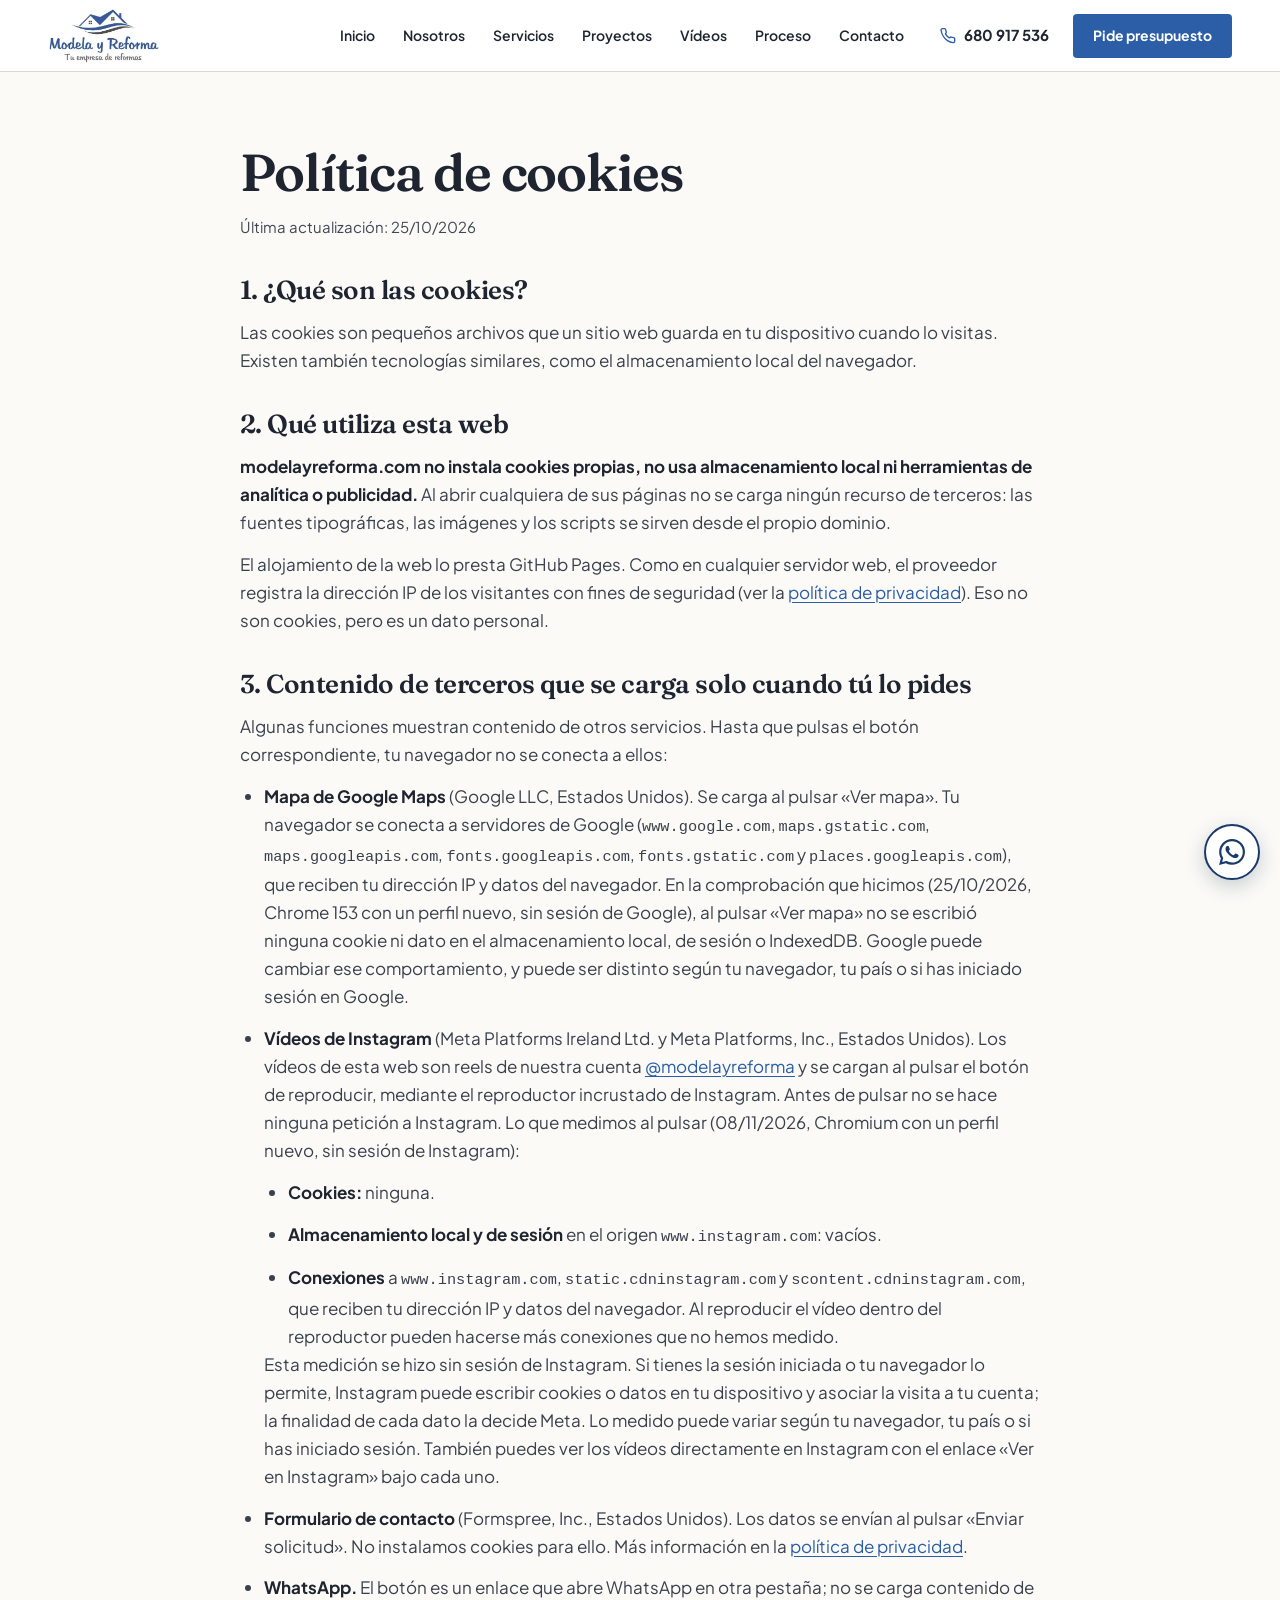
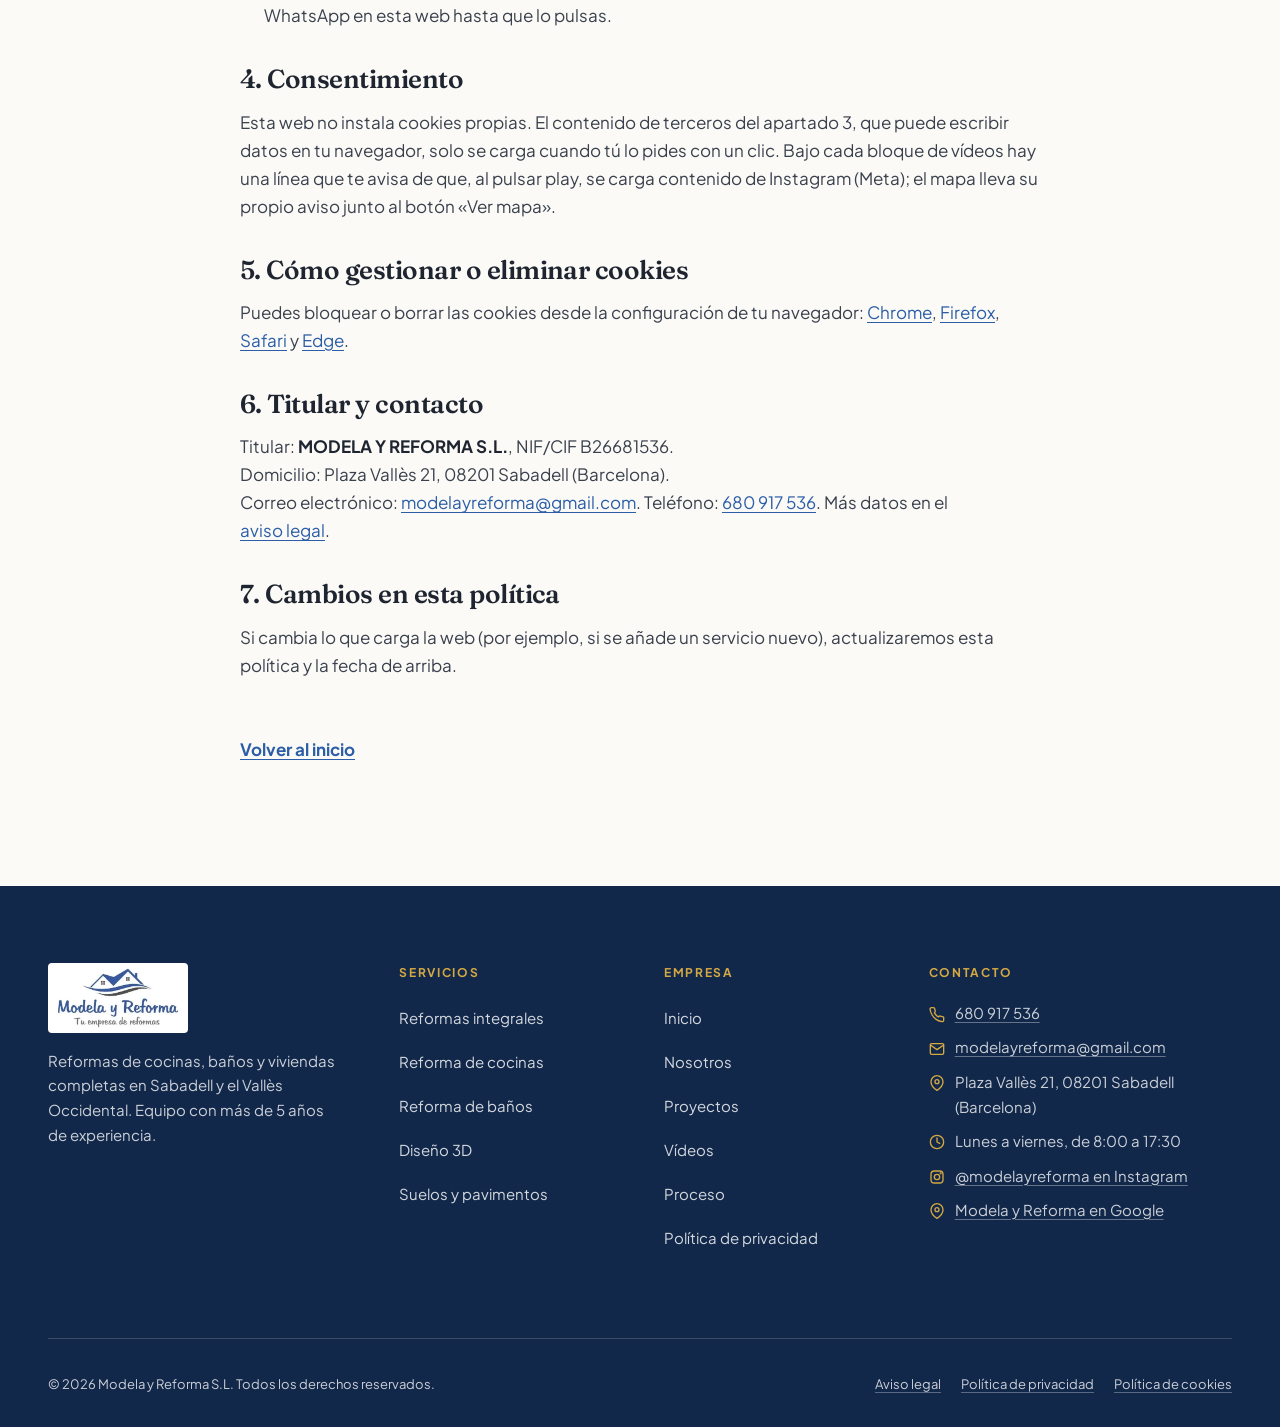
<file: politica-cookies.html>
<!DOCTYPE html>
<html lang="es">
<head>
  <meta charset="UTF-8">
  <meta name="viewport" content="width=device-width, initial-scale=1.0">

  <!-- SECURITY -->
  <meta http-equiv="X-Content-Type-Options" content="nosniff">
  <meta name="referrer" content="strict-origin-when-cross-origin">
  <meta http-equiv="Content-Security-Policy" content="
    default-src 'self';
    script-src 'self';
    style-src 'self';
    font-src 'self';
    img-src 'self' data:;
    frame-src 'none';
    connect-src 'self';
    base-uri 'self';
  ">

  <title>Política de cookies | Modela y Reforma</title>
  <meta name="description" content="Política de cookies de modelayreforma.com: qué carga la web, qué contenido de terceros se activa solo con tu clic y cómo gestionarlo.">
  <meta name="robots" content="noindex, follow">
  <link rel="canonical" href="https://modelayreforma.com/politica-cookies.html">

  <link rel="preload" href="fonts/plus-jakarta-sans-latin.woff2" as="font" type="font/woff2" crossorigin>
  <link rel="preload" href="fonts/fraunces-latin.woff2" as="font" type="font/woff2" crossorigin>

  <link rel="stylesheet" href="css/styles.css">
  <link rel="icon" href="favicon.ico" sizes="32x32">
</head>

<body>
<a class="skip-link" href="#contenido">Saltar al contenido</a>

  <!-- ============================================================
       NAVEGACIÓN
       ============================================================ -->
  <nav class="nav" id="main-nav" aria-label="Menú principal">
    <div class="nav__inner">
      <a class="nav__logo" href="index.html" aria-label="Modela y Reforma - Inicio">
        <img src="images/logo-modela-recortado.webp" alt="Modela y Reforma - Tu empresa de reformas" width="112" height="56">
      </a>

      <ul class="nav__links" role="list">
        <li><a class="nav__link" href="index.html#inicio">Inicio</a></li>
        <li><a class="nav__link" href="index.html#nosotros">Nosotros</a></li>
        <li><a class="nav__link" href="index.html#servicios">Servicios</a></li>
        <li><a class="nav__link" href="index.html#proyectos">Proyectos</a></li>
        <!-- videos:nav:start -->
        <li><a class="nav__link" href="videos.html">Vídeos</a></li>
        <!-- videos:nav:end -->
        <li><a class="nav__link" href="index.html#proceso">Proceso</a></li>
        <li><a class="nav__link" href="index.html#contacto">Contacto</a></li>
      </ul>

      <a class="nav__tel" href="tel:+34680917536">
        <svg xmlns="http://www.w3.org/2000/svg" viewBox="0 0 24 24" fill="none" stroke="currentColor" stroke-width="2" stroke-linecap="round" stroke-linejoin="round" aria-hidden="true"><path d="M22 16.92v3a2 2 0 0 1-2.18 2 19.79 19.79 0 0 1-8.63-3.07A19.5 19.5 0 0 1 4.69 12 19.79 19.79 0 0 1 1.62 3.38 2 2 0 0 1 3.62 1h3a2 2 0 0 1 2 1.72c.127.96.361 1.903.7 2.81a2 2 0 0 1-.45 2.11L8.09 8.91a16 16 0 0 0 5.99 5.99l.77-.77a2 2 0 0 1 2.11-.45c.907.339 1.85.573 2.81.7A2 2 0 0 1 22 16.92z"/></svg>
        680 917 536
      </a>
      <a class="nav__cta" href="index.html#contacto">Pide presupuesto</a>

      <button type="button" class="nav__toggle" id="nav-toggle"
        aria-controls="nav-mobile" aria-expanded="false" aria-label="Abrir menú">
        <span></span><span></span><span></span>
      </button>
    </div>
  </nav>

  <!-- MENÚ MÓVIL -->
  <div class="nav__mobile" id="nav-mobile" aria-hidden="true">
    <nav aria-label="Menú móvil">
      <ul class="nav__mobile-links" role="list">
        <li><a class="nav__mobile-link" href="index.html#inicio">Inicio</a></li>
        <li><a class="nav__mobile-link" href="index.html#nosotros">Nosotros</a></li>
        <li><a class="nav__mobile-link" href="index.html#servicios">Servicios</a></li>
        <li><a class="nav__mobile-link" href="index.html#proyectos">Proyectos</a></li>
        <!-- videos:navm:start -->
        <li><a class="nav__mobile-link" href="videos.html">Vídeos</a></li>
        <!-- videos:navm:end -->
        <li><a class="nav__mobile-link" href="index.html#proceso">Proceso</a></li>
        <li><a class="nav__mobile-link" href="index.html#contacto">Contacto</a></li>
      </ul>
      <a class="btn btn--white btn--lg btn--block" href="index.html#contacto">Pide presupuesto</a>
    </nav>
  </div>

  <main id="contenido">
    <article class="section section--white section--legal">
      <div class="container container--legal">
        <h1 class="section__title legal-title">Política de cookies</h1>

        <p class="legal-updated">
          Última actualización: 25/10/2026
        </p>

        <h2 class="legal-title-2">1. ¿Qué son las cookies?</h2>
        <p>
          Las cookies son pequeños archivos que un sitio web guarda en tu dispositivo cuando lo visitas. Existen
          también tecnologías similares, como el almacenamiento local del navegador.
        </p>

        <h2 class="legal-title-2">2. Qué utiliza esta web</h2>
        <p>
          <strong>modelayreforma.com no instala cookies propias, no usa almacenamiento local ni herramientas de
          analítica o publicidad.</strong> Al abrir cualquiera de sus páginas no se carga ningún recurso de
          terceros: las fuentes tipográficas, las imágenes y los scripts se sirven desde el propio dominio.
        </p>
        <p>
          El alojamiento de la web lo presta GitHub Pages. Como en cualquier servidor web, el proveedor registra la
          dirección IP de los visitantes con fines de seguridad (ver la <a href="privacidad.html">política de privacidad</a>).
          Eso no son cookies, pero es un dato personal.
        </p>

        <h2 class="legal-title-2">3. Contenido de terceros que se carga solo cuando tú lo pides</h2>
        <p>
          Algunas funciones muestran contenido de otros servicios. Hasta que pulsas el botón correspondiente, tu
          navegador no se conecta a ellos:
        </p>
        <ul class="legal-list">
          <li>
            <strong>Mapa de Google Maps</strong> (Google LLC, Estados Unidos). Se carga al pulsar «Ver mapa». Tu
            navegador se conecta a servidores de Google (<code>www.google.com</code>, <code>maps.gstatic.com</code>,
            <code>maps.googleapis.com</code>, <code>fonts.googleapis.com</code>, <code>fonts.gstatic.com</code> y
            <code>places.googleapis.com</code>), que reciben tu dirección IP y datos del navegador. En la
            comprobación que hicimos (25/10/2026, Chrome 153 con un perfil nuevo, sin sesión de Google), al pulsar
            «Ver mapa» no se escribió ninguna cookie ni dato en el almacenamiento local, de sesión o IndexedDB.
            Google puede cambiar ese comportamiento, y puede ser distinto según tu navegador, tu país o si has
            iniciado sesión en Google.
          </li>
          <li>
            <strong>Vídeos de Instagram</strong> (Meta Platforms Ireland Ltd. y Meta Platforms, Inc., Estados Unidos).
            Los vídeos de esta web son reels de nuestra cuenta
            <a href="https://www.instagram.com/modelayreforma/" target="_blank" rel="noopener noreferrer">@modelayreforma</a>
            y se cargan al pulsar el botón de reproducir, mediante el reproductor incrustado de Instagram. Antes de
            pulsar no se hace ninguna petición a Instagram. Lo que medimos al pulsar (08/11/2026, Chromium con un
            perfil nuevo, sin sesión de Instagram):
            <ul class="legal-list">
              <li><strong>Cookies:</strong> ninguna.</li>
              <li><strong>Almacenamiento local y de sesión</strong> en el origen <code>www.instagram.com</code>: vacíos.</li>
              <li><strong>Conexiones</strong> a <code>www.instagram.com</code>, <code>static.cdninstagram.com</code> y
                <code>scontent.cdninstagram.com</code>, que reciben tu dirección IP y datos del navegador. Al
                reproducir el vídeo dentro del reproductor pueden hacerse más conexiones que no hemos medido.</li>
            </ul>
            Esta medición se hizo sin sesión de Instagram. Si tienes la sesión iniciada o tu navegador lo permite,
            Instagram puede escribir cookies o datos en tu dispositivo y asociar la visita a tu cuenta; la finalidad de
            cada dato la decide Meta. Lo medido puede variar según tu navegador, tu país o si has iniciado sesión.
            También puedes ver los vídeos directamente en Instagram con el enlace «Ver en Instagram» bajo cada uno.
          </li>
          <li>
            <strong>Formulario de contacto</strong> (Formspree, Inc., Estados Unidos). Los datos se envían al pulsar
            «Enviar solicitud». No instalamos cookies para ello. Más información en la
            <a href="privacidad.html">política de privacidad</a>.
          </li>
          <li>
            <strong>WhatsApp.</strong> El botón es un enlace que abre WhatsApp en otra pestaña; no se carga contenido
            de WhatsApp en esta web hasta que lo pulsas.
          </li>
        </ul>

        <h2 class="legal-title-2">4. Consentimiento</h2>
        <p>
          Esta web no instala cookies propias. El contenido de terceros del apartado 3, que puede escribir datos en
          tu navegador, solo se carga cuando tú lo pides con un clic. Bajo cada bloque de vídeos hay una línea que te
          avisa de que, al pulsar play, se carga contenido de Instagram (Meta); el mapa lleva su propio aviso junto
          al botón «Ver mapa».
        </p>

        <h2 class="legal-title-2">5. Cómo gestionar o eliminar cookies</h2>
        <p>
          Puedes bloquear o borrar las cookies desde la configuración de tu navegador:
          <a href="https://support.google.com/chrome/answer/95647" target="_blank" rel="noopener noreferrer">Chrome</a>,
          <a href="https://support.mozilla.org/es/kb/habilitar-y-deshabilitar-cookies-sitios-web-rastrear-preferencias" target="_blank" rel="noopener noreferrer">Firefox</a>,
          <a href="https://support.apple.com/es-es/guide/safari/sfri11471/mac" target="_blank" rel="noopener noreferrer">Safari</a> y
          <a href="https://support.microsoft.com/es-es/microsoft-edge/eliminar-las-cookies-en-microsoft-edge-63947406-40ac-c3b8-57b9-2a946a29ae09" target="_blank" rel="noopener noreferrer">Edge</a>.
        </p>

        <h2 class="legal-title-2">6. Titular y contacto</h2>
        <p>
          Titular: <strong>MODELA Y REFORMA S.L.</strong>, NIF/CIF B26681536.<br>
          Domicilio: Plaza Vallès 21, 08201 Sabadell (Barcelona).<br>
          Correo electrónico: <a href="mailto:modelayreforma@gmail.com">modelayreforma@gmail.com</a>. Teléfono: <a href="tel:+34680917536">680 917 536</a>.
          Más datos en el <a href="aviso-legal.html">aviso legal</a>.
        </p>

        <h2 class="legal-title-2">7. Cambios en esta política</h2>
        <p>
          Si cambia lo que carga la web (por ejemplo, si se añade un servicio nuevo), actualizaremos esta política
          y la fecha de arriba.
        </p>

        <div class="legal-back">
          <a class="legal-back__link" href="index.html">Volver al inicio</a>
        </div>
      </div>
    </article>
  </main>


  <!-- ============================================================
       PIE
       ============================================================ -->
  <footer class="footer">
    <div class="container">
      <div class="footer__grid">
        <div class="footer__brand">
          <img src="images/logo-modela-recortado.webp" alt="Modela y Reforma" class="footer__logo" width="140" height="70" loading="lazy">
          <p class="footer__brand-desc">
            Reformas de cocinas, baños y viviendas completas en Sabadell y el Vallès Occidental.
            Equipo con más de 5 años de experiencia.
          </p>
        </div>
        <div>
          <p class="footer__col-title">Servicios</p>
          <ul class="footer__links" role="list">
            <li><a class="footer__link" href="reformas-integrales-sabadell.html">Reformas integrales</a></li>
            <li><a class="footer__link" href="reforma-de-cocinas-sabadell.html">Reforma de cocinas</a></li>
            <li><a class="footer__link" href="reforma-de-banos-sabadell.html">Reforma de baños</a></li>
            <li><a class="footer__link" href="diseno-3d-reformas-sabadell.html">Diseño 3D</a></li>
            <li><a class="footer__link" href="index.html#servicios">Suelos y pavimentos</a></li>
          </ul>
        </div>
        <div>
          <p class="footer__col-title">Empresa</p>
          <ul class="footer__links" role="list">
            <li><a class="footer__link" href="index.html#inicio">Inicio</a></li>
            <li><a class="footer__link" href="index.html#nosotros">Nosotros</a></li>
            <li><a class="footer__link" href="index.html#proyectos">Proyectos</a></li>
            <!-- videos:footer:start -->
            <li><a class="footer__link" href="videos.html">Vídeos</a></li>
            <!-- videos:footer:end -->
            <li><a class="footer__link" href="index.html#proceso">Proceso</a></li>
            <li><a class="footer__link" href="privacidad.html">Política de privacidad</a></li>
          </ul>
        </div>
        <div>
          <p class="footer__col-title">Contacto</p>
          <div class="footer__contact-item">
            <svg xmlns="http://www.w3.org/2000/svg" viewBox="0 0 24 24" fill="none" stroke="currentColor" stroke-width="2" stroke-linecap="round" stroke-linejoin="round" aria-hidden="true"><path d="M22 16.92v3a2 2 0 0 1-2.18 2 19.79 19.79 0 0 1-8.63-3.07A19.5 19.5 0 0 1 4.69 12 19.79 19.79 0 0 1 1.62 3.38 2 2 0 0 1 3.62 1h3a2 2 0 0 1 2 1.72c.127.96.361 1.903.7 2.81a2 2 0 0 1-.45 2.11L8.09 8.91a16 16 0 0 0 5.99 5.99l.77-.77a2 2 0 0 1 2.11-.45c.907.339 1.85.573 2.81.7A2 2 0 0 1 22 16.92z"/></svg>
            <a href="tel:+34680917536">680 917 536</a>
          </div>
          <div class="footer__contact-item">
            <svg xmlns="http://www.w3.org/2000/svg" viewBox="0 0 24 24" fill="none" stroke="currentColor" stroke-width="2" stroke-linecap="round" stroke-linejoin="round" aria-hidden="true"><path d="M4 4h16c1.1 0 2 .9 2 2v12c0 1.1-.9 2-2 2H4c-1.1 0-2-.9-2-2V6c0-1.1.9-2 2-2z"/><polyline points="22,6 12,13 2,6"/></svg>
            <a href="mailto:modelayreforma@gmail.com">modelayreforma@gmail.com</a>
          </div>
          <div class="footer__contact-item">
            <svg xmlns="http://www.w3.org/2000/svg" viewBox="0 0 24 24" fill="none" stroke="currentColor" stroke-width="2" stroke-linecap="round" stroke-linejoin="round" aria-hidden="true"><path d="M21 10c0 7-9 13-9 13s-9-6-9-13a9 9 0 0 1 18 0z"/><circle cx="12" cy="10" r="3"/></svg>
            <span>Plaza Vallès 21, 08201 Sabadell (Barcelona)</span>
          </div>
          <div class="footer__contact-item">
            <svg xmlns="http://www.w3.org/2000/svg" viewBox="0 0 24 24" fill="none" stroke="currentColor" stroke-width="2" stroke-linecap="round" stroke-linejoin="round" aria-hidden="true"><circle cx="12" cy="12" r="10"/><polyline points="12 6 12 12 16 14"/></svg>
            <span>Lunes a viernes, de 8:00 a 17:30</span>
          </div>
          <div class="footer__contact-item">
            <svg xmlns="http://www.w3.org/2000/svg" viewBox="0 0 24 24" fill="none" stroke="currentColor" stroke-width="2" stroke-linecap="round" stroke-linejoin="round" aria-hidden="true"><rect x="3" y="3" width="18" height="18" rx="5"/><circle cx="12" cy="12" r="4"/><circle cx="17.5" cy="6.5" r=".6" fill="currentColor"/></svg>
            <a href="https://www.instagram.com/modelayreforma/" target="_blank" rel="noopener noreferrer">@modelayreforma en Instagram<span class="video-card__ext"> (se abre en otra pestaña)</span></a>
          </div>
          <div class="footer__contact-item">
            <svg xmlns="http://www.w3.org/2000/svg" viewBox="0 0 24 24" fill="none" stroke="currentColor" stroke-width="2" stroke-linecap="round" stroke-linejoin="round" aria-hidden="true"><path d="M21 10c0 7-9 13-9 13s-9-6-9-13a9 9 0 0 1 18 0z"/><circle cx="12" cy="10" r="3"/></svg>
            <a href="https://share.google/HfESZU33AaqXhA6Zc" target="_blank" rel="noopener noreferrer">Modela y Reforma en Google<span class="video-card__ext"> (se abre en otra pestaña)</span></a>
          </div>
        </div>
      </div>
      <div class="footer__bottom">
        <p class="footer__copy">&copy; <span id="footer-year"></span> Modela y Reforma S.L. Todos los derechos reservados.</p>
        <nav class="footer__bottom-links" aria-label="Links legales">
          <a class="footer__bottom-link" href="aviso-legal.html">Aviso legal</a>
          <a class="footer__bottom-link" href="privacidad.html">Política de privacidad</a>
          <a class="footer__bottom-link" href="politica-cookies.html">Política de cookies</a>
        </nav>
      </div>
    </div>
  </footer>

  <!-- WHATSAPP (escritorio) -->
  <a class="whatsapp-btn" href="https://wa.me/34680917536" target="_blank" rel="noopener noreferrer"
     aria-label="Contactar por WhatsApp" title="Escríbenos por WhatsApp">
    <svg xmlns="http://www.w3.org/2000/svg" viewBox="0 0 24 24" fill="currentColor" aria-hidden="true"><path d="M17.472 14.382c-.297-.149-1.758-.867-2.03-.967-.273-.099-.471-.148-.67.15-.197.297-.767.966-.94 1.164-.173.199-.347.223-.644.075-.297-.15-1.255-.463-2.39-1.475-.883-.788-1.48-1.761-1.653-2.059-.173-.297-.018-.458.13-.606.134-.133.298-.347.446-.52.149-.174.198-.298.298-.497.099-.198.05-.371-.025-.52-.075-.149-.669-1.612-.916-2.207-.242-.579-.487-.5-.669-.51-.173-.008-.371-.01-.57-.01-.198 0-.52.074-.792.372-.272.297-1.04 1.016-1.04 2.479 0 1.462 1.065 2.875 1.213 3.074.149.198 2.096 3.2 5.077 4.487.709.306 1.262.489 1.694.625.712.227 1.36.195 1.871.118.571-.085 1.758-.719 2.006-1.413.248-.694.248-1.289.173-1.413-.074-.124-.272-.198-.57-.347zM12.05 21.785h-.004a9.87 9.87 0 0 1-5.031-1.378l-.361-.214-3.741.982.998-3.648-.235-.374a9.86 9.86 0 0 1-1.51-5.26c.001-5.45 4.436-9.884 9.888-9.884 2.64 0 5.122 1.03 6.988 2.898a9.825 9.825 0 0 1 2.893 6.994c-.003 5.45-4.437 9.884-9.885 9.884zm8.413-18.297A11.815 11.815 0 0 0 12.05 0C5.495 0 .16 5.335.157 11.892c0 2.096.547 4.142 1.588 5.945L.057 24l6.305-1.654a11.882 11.882 0 0 0 5.683 1.448h.005c6.554 0 11.89-5.335 11.893-11.893a11.821 11.821 0 0 0-3.48-8.413z"/></svg>
  </a>

  <!-- BARRA DE ACCIONES (móvil) -->
  <nav class="action-bar" aria-label="Contacto rápido">
    <a href="tel:+34680917536">
      <svg xmlns="http://www.w3.org/2000/svg" viewBox="0 0 24 24" fill="none" stroke="currentColor" stroke-width="2" stroke-linecap="round" stroke-linejoin="round" aria-hidden="true"><path d="M22 16.92v3a2 2 0 0 1-2.18 2 19.79 19.79 0 0 1-8.63-3.07A19.5 19.5 0 0 1 4.69 12 19.79 19.79 0 0 1 1.62 3.38 2 2 0 0 1 3.62 1h3a2 2 0 0 1 2 1.72c.127.96.361 1.903.7 2.81a2 2 0 0 1-.45 2.11L8.09 8.91a16 16 0 0 0 5.99 5.99l.77-.77a2 2 0 0 1 2.11-.45c.907.339 1.85.573 2.81.7A2 2 0 0 1 22 16.92z"/></svg>
      Llamar
    </a>
    <a href="https://wa.me/34680917536" target="_blank" rel="noopener noreferrer">
      <svg xmlns="http://www.w3.org/2000/svg" viewBox="0 0 24 24" fill="currentColor" aria-hidden="true"><path d="M17.472 14.382c-.297-.149-1.758-.867-2.03-.967-.273-.099-.471-.148-.67.15-.197.297-.767.966-.94 1.164-.173.199-.347.223-.644.075-.297-.15-1.255-.463-2.39-1.475-.883-.788-1.48-1.761-1.653-2.059-.173-.297-.018-.458.13-.606.134-.133.298-.347.446-.52.149-.174.198-.298.298-.497.099-.198.05-.371-.025-.52-.075-.149-.669-1.612-.916-2.207-.242-.579-.487-.5-.669-.51-.173-.008-.371-.01-.57-.01-.198 0-.52.074-.792.372-.272.297-1.04 1.016-1.04 2.479 0 1.462 1.065 2.875 1.213 3.074.149.198 2.096 3.2 5.077 4.487.709.306 1.262.489 1.694.625.712.227 1.36.195 1.871.118.571-.085 1.758-.719 2.006-1.413.248-.694.248-1.289.173-1.413-.074-.124-.272-.198-.57-.347zM12.05 21.785h-.004a9.87 9.87 0 0 1-5.031-1.378l-.361-.214-3.741.982.998-3.648-.235-.374a9.86 9.86 0 0 1-1.51-5.26c.001-5.45 4.436-9.884 9.888-9.884 2.64 0 5.122 1.03 6.988 2.898a9.825 9.825 0 0 1 2.893 6.994c-.003 5.45-4.437 9.884-9.885 9.884zm8.413-18.297A11.815 11.815 0 0 0 12.05 0C5.495 0 .16 5.335.157 11.892c0 2.096.547 4.142 1.588 5.945L.057 24l6.305-1.654a11.882 11.882 0 0 0 5.683 1.448h.005c6.554 0 11.89-5.335 11.893-11.893a11.821 11.821 0 0 0-3.48-8.413z"/></svg>
      WhatsApp
    </a>
    <a class="action-bar__main" href="index.html#contacto">
      <svg xmlns="http://www.w3.org/2000/svg" viewBox="0 0 24 24" fill="none" stroke="currentColor" stroke-width="2" stroke-linecap="round" stroke-linejoin="round" aria-hidden="true"><path d="M14 2H6a2 2 0 0 0-2 2v16a2 2 0 0 0 2 2h12a2 2 0 0 0 2-2V8z"/><polyline points="14 2 14 8 20 8"/><line x1="16" y1="13" x2="8" y2="13"/><line x1="16" y1="17" x2="8" y2="17"/></svg>
      Presupuesto
    </a>
  </nav>

  <script src="js/main.js" defer></script>
</body>
</html>
</file>
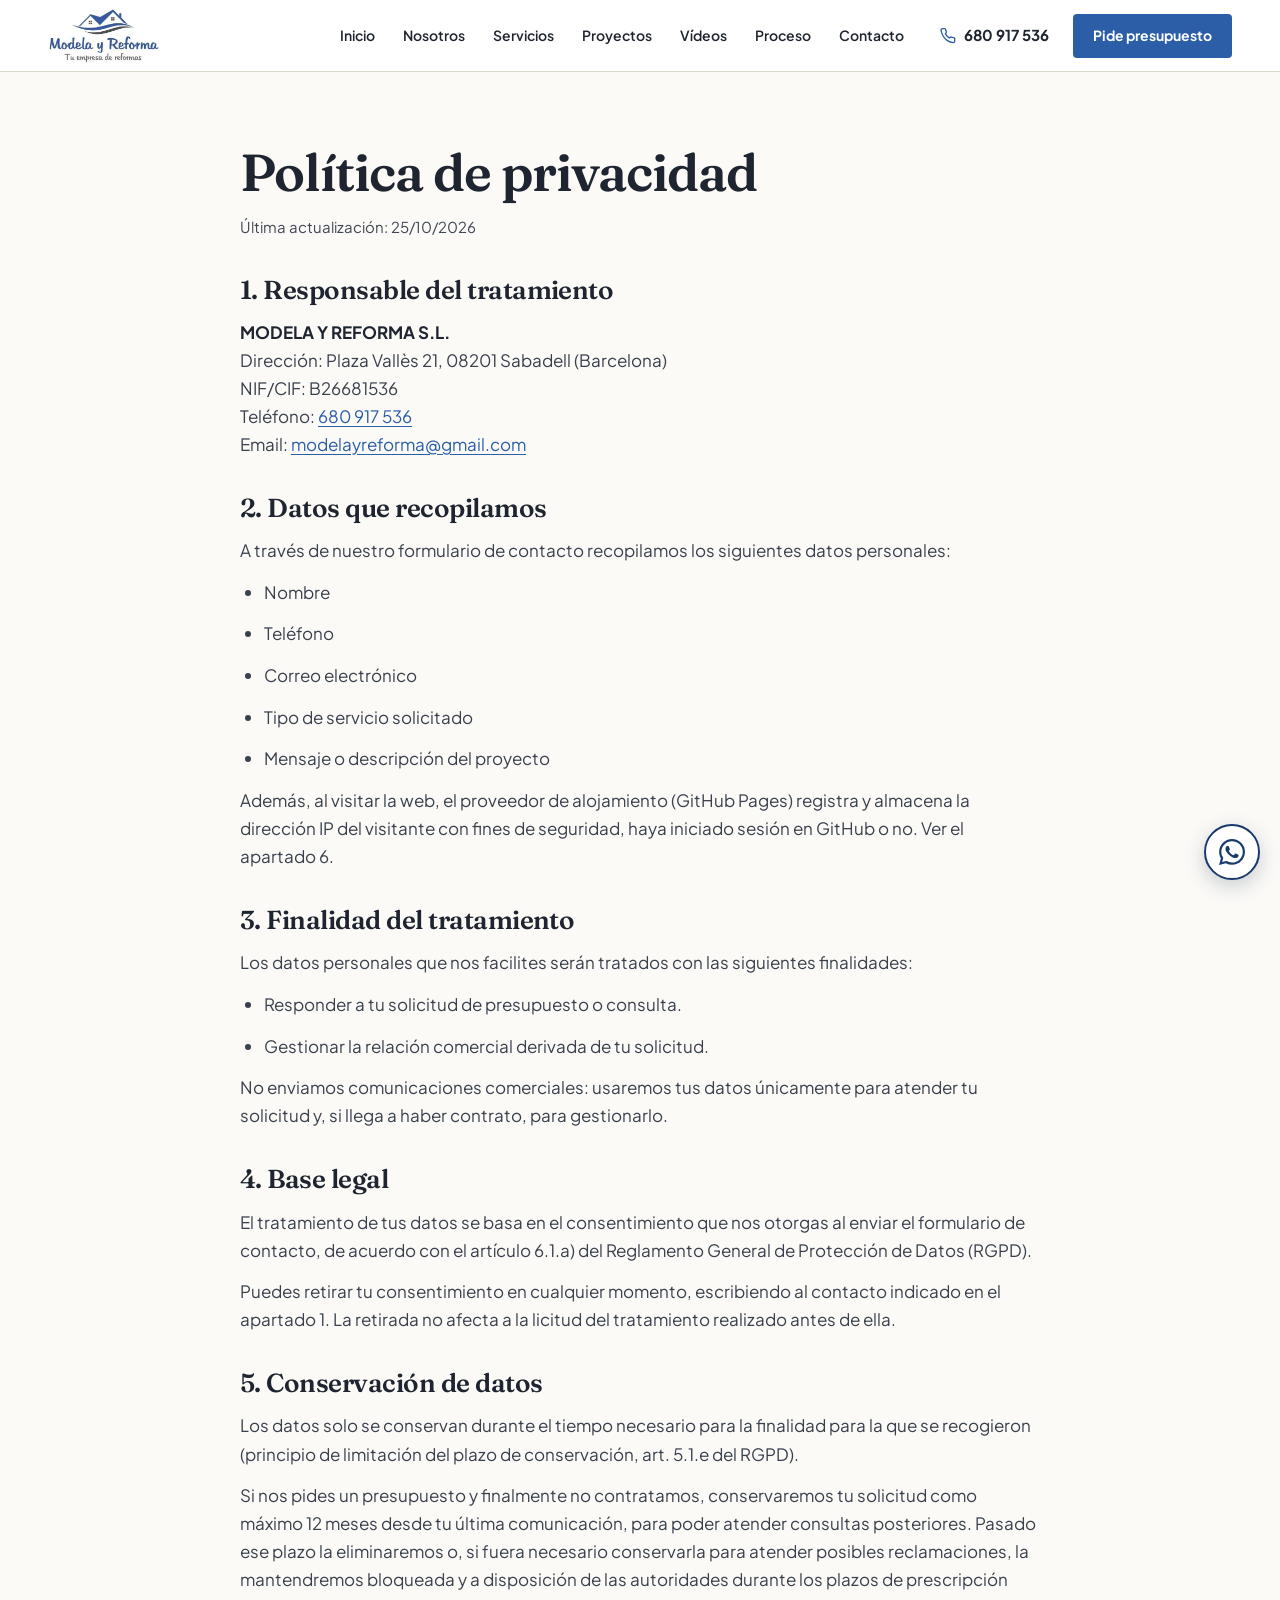
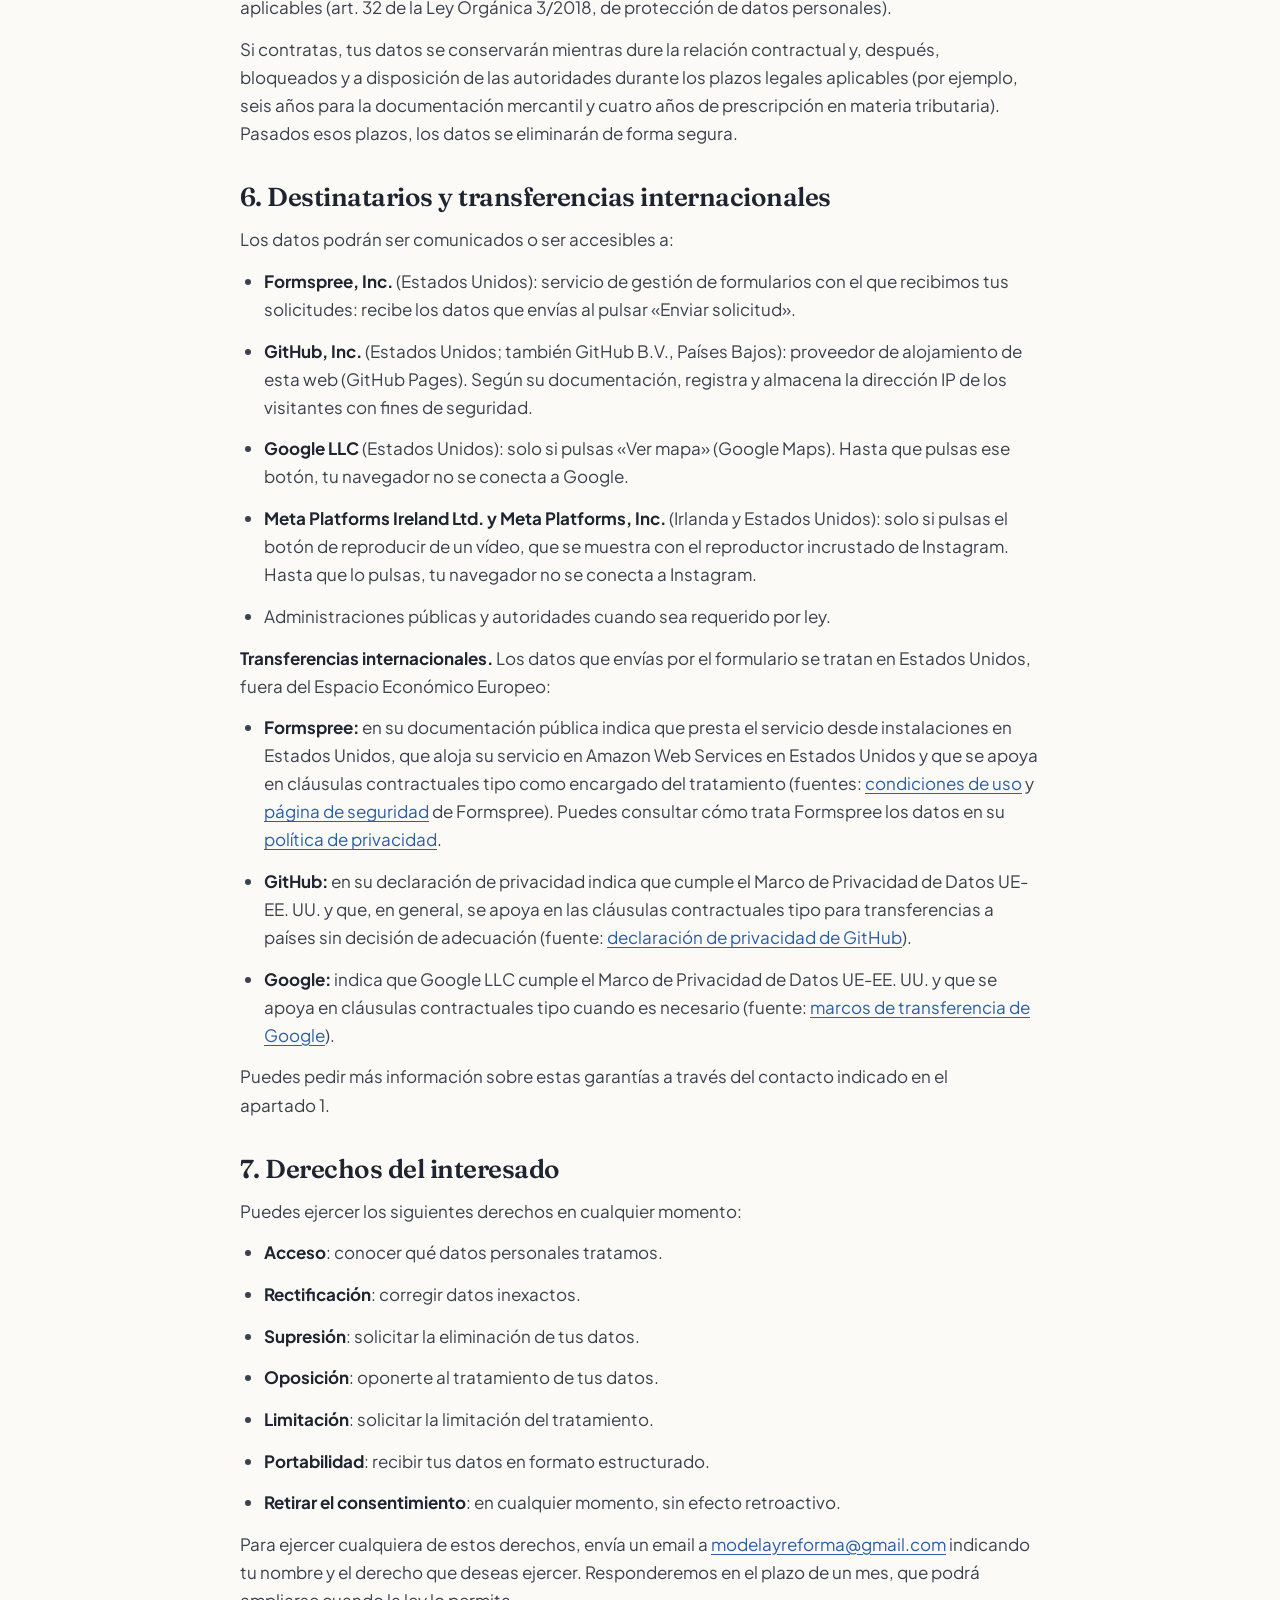
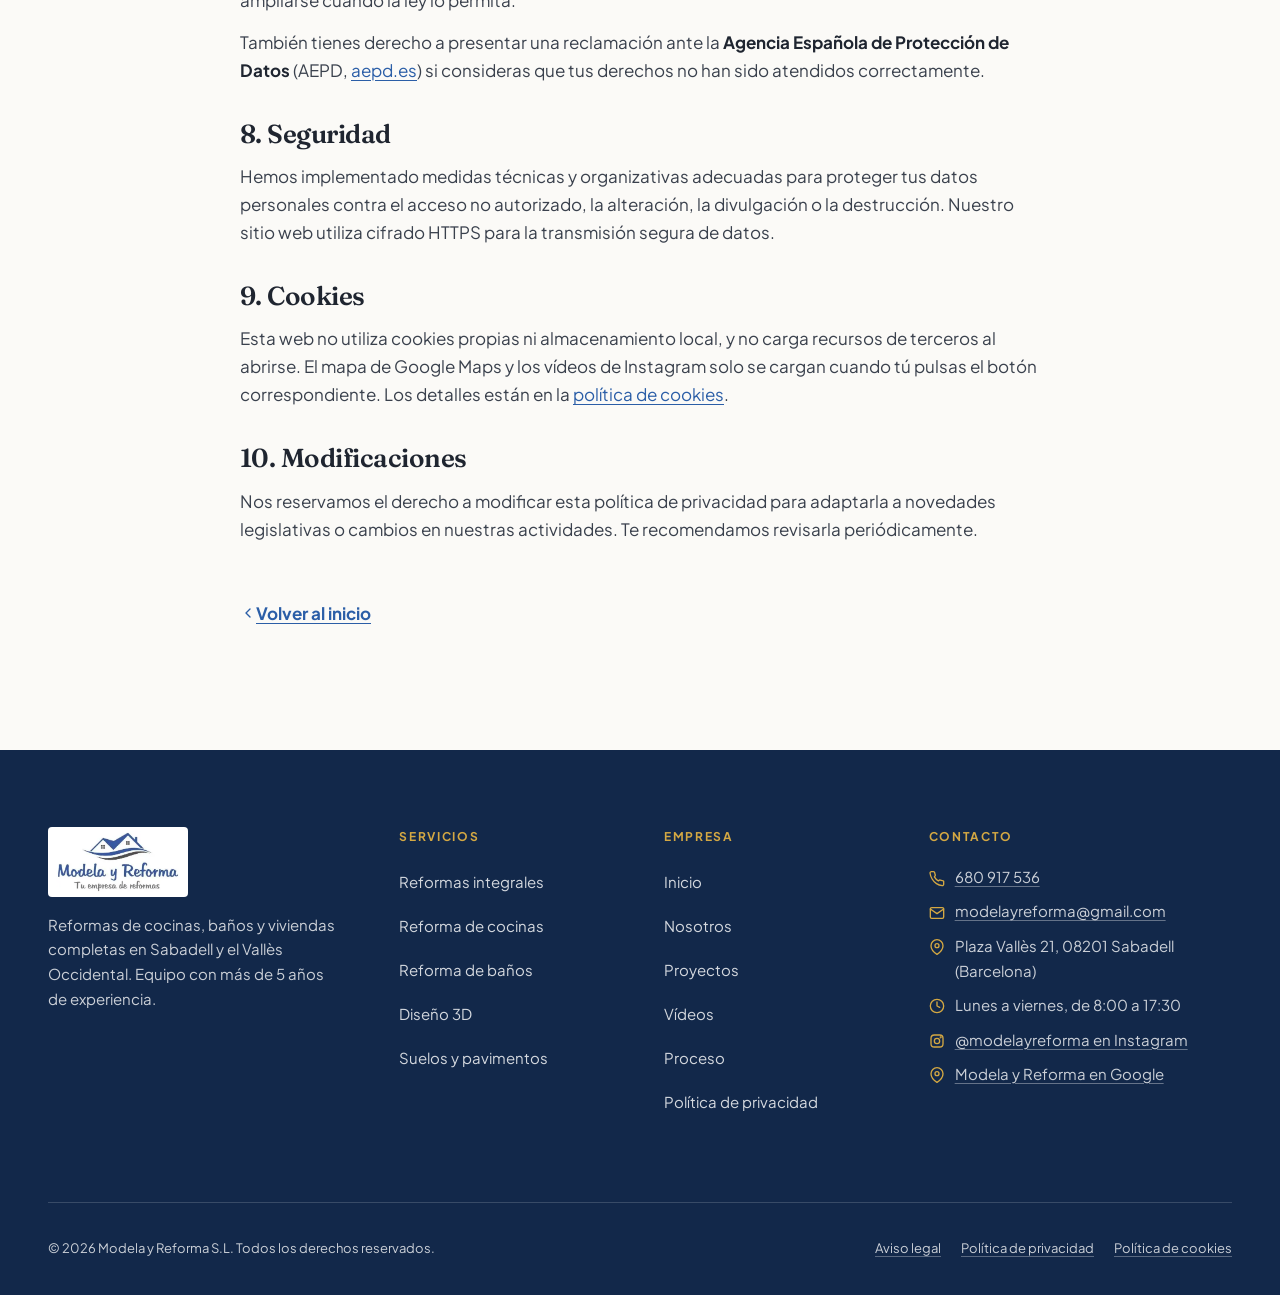
<file: privacidad.html>
<!DOCTYPE html>
<html lang="es">
<head>
  <meta charset="UTF-8">
  <meta name="viewport" content="width=device-width, initial-scale=1.0">

  <!-- SECURITY -->
  <meta http-equiv="X-Content-Type-Options" content="nosniff">
  <meta name="referrer" content="strict-origin-when-cross-origin">
  <meta http-equiv="Content-Security-Policy" content="
    default-src 'self';
    script-src 'self';
    style-src 'self';
    font-src 'self';
    img-src 'self' data:;
    frame-src 'none';
    connect-src 'self';
    base-uri 'self';
  ">

  <title>Política de privacidad | Modela y Reforma</title>
  <meta name="description" content="Política de privacidad y protección de datos personales de Modela y Reforma. Información sobre el tratamiento de datos según el RGPD.">
  <meta name="robots" content="noindex, follow">
  <link rel="canonical" href="https://modelayreforma.com/privacidad.html">

  <link rel="preload" href="fonts/plus-jakarta-sans-latin.woff2" as="font" type="font/woff2" crossorigin>
  <link rel="preload" href="fonts/fraunces-latin.woff2" as="font" type="font/woff2" crossorigin>

  <link rel="stylesheet" href="css/styles.css">
  <link rel="icon" href="favicon.ico" sizes="32x32">
</head>

<body>
<a class="skip-link" href="#contenido">Saltar al contenido</a>

  <!-- ============================================================
       NAVEGACIÓN
       ============================================================ -->
  <nav class="nav" id="main-nav" aria-label="Menú principal">
    <div class="nav__inner">
      <a class="nav__logo" href="index.html" aria-label="Modela y Reforma - Inicio">
        <img src="images/logo-modela-recortado.webp" alt="Modela y Reforma - Tu empresa de reformas" width="112" height="56">
      </a>

      <ul class="nav__links" role="list">
        <li><a class="nav__link" href="index.html#inicio">Inicio</a></li>
        <li><a class="nav__link" href="index.html#nosotros">Nosotros</a></li>
        <li><a class="nav__link" href="index.html#servicios">Servicios</a></li>
        <li><a class="nav__link" href="index.html#proyectos">Proyectos</a></li>
        <!-- videos:nav:start -->
        <li><a class="nav__link" href="videos.html">Vídeos</a></li>
        <!-- videos:nav:end -->
        <li><a class="nav__link" href="index.html#proceso">Proceso</a></li>
        <li><a class="nav__link" href="index.html#contacto">Contacto</a></li>
      </ul>

      <a class="nav__tel" href="tel:+34680917536">
        <svg xmlns="http://www.w3.org/2000/svg" viewBox="0 0 24 24" fill="none" stroke="currentColor" stroke-width="2" stroke-linecap="round" stroke-linejoin="round" aria-hidden="true"><path d="M22 16.92v3a2 2 0 0 1-2.18 2 19.79 19.79 0 0 1-8.63-3.07A19.5 19.5 0 0 1 4.69 12 19.79 19.79 0 0 1 1.62 3.38 2 2 0 0 1 3.62 1h3a2 2 0 0 1 2 1.72c.127.96.361 1.903.7 2.81a2 2 0 0 1-.45 2.11L8.09 8.91a16 16 0 0 0 5.99 5.99l.77-.77a2 2 0 0 1 2.11-.45c.907.339 1.85.573 2.81.7A2 2 0 0 1 22 16.92z"/></svg>
        680 917 536
      </a>
      <a class="nav__cta" href="index.html#contacto">Pide presupuesto</a>

      <button type="button" class="nav__toggle" id="nav-toggle"
        aria-controls="nav-mobile" aria-expanded="false" aria-label="Abrir menú">
        <span></span><span></span><span></span>
      </button>
    </div>
  </nav>

  <!-- MENÚ MÓVIL -->
  <div class="nav__mobile" id="nav-mobile" aria-hidden="true">
    <nav aria-label="Menú móvil">
      <ul class="nav__mobile-links" role="list">
        <li><a class="nav__mobile-link" href="index.html#inicio">Inicio</a></li>
        <li><a class="nav__mobile-link" href="index.html#nosotros">Nosotros</a></li>
        <li><a class="nav__mobile-link" href="index.html#servicios">Servicios</a></li>
        <li><a class="nav__mobile-link" href="index.html#proyectos">Proyectos</a></li>
        <!-- videos:navm:start -->
        <li><a class="nav__mobile-link" href="videos.html">Vídeos</a></li>
        <!-- videos:navm:end -->
        <li><a class="nav__mobile-link" href="index.html#proceso">Proceso</a></li>
        <li><a class="nav__mobile-link" href="index.html#contacto">Contacto</a></li>
      </ul>
      <a class="btn btn--white btn--lg btn--block" href="index.html#contacto">Pide presupuesto</a>
    </nav>
  </div>

  <main id="contenido">
    <article class="section section--white section--legal">
      <div class="container container--legal">
        <h1 class="section__title legal-title">Política de privacidad</h1>

        <p class="legal-updated">
          Última actualización: 25/10/2026
        </p>

        <h2 class="legal-title-2">1. Responsable del tratamiento</h2>
        <p>
          <strong>MODELA Y REFORMA S.L.</strong><br>
          Dirección: Plaza Vallès 21, 08201 Sabadell (Barcelona)<br>
          NIF/CIF: B26681536<br>
          Teléfono: <a href="tel:+34680917536">680 917 536</a><br>
          Email: <a href="mailto:modelayreforma@gmail.com">modelayreforma@gmail.com</a>
        </p>

        <h2 class="legal-title-2">2. Datos que recopilamos</h2>
        <p>A través de nuestro formulario de contacto recopilamos los siguientes datos personales:</p>
        <ul class="legal-list">
          <li>Nombre</li>
          <li>Teléfono</li>
          <li>Correo electrónico</li>
          <li>Tipo de servicio solicitado</li>
          <li>Mensaje o descripción del proyecto</li>
        </ul>
        <p>
          Además, al visitar la web, el proveedor de alojamiento (GitHub Pages) registra y almacena la dirección IP
          del visitante con fines de seguridad, haya iniciado sesión en GitHub o no. Ver el apartado 6.
        </p>

        <h2 class="legal-title-2">3. Finalidad del tratamiento</h2>
        <p>Los datos personales que nos facilites serán tratados con las siguientes finalidades:</p>
        <ul class="legal-list">
          <li>Responder a tu solicitud de presupuesto o consulta.</li>
          <li>Gestionar la relación comercial derivada de tu solicitud.</li>
        </ul>
        <p>
          No enviamos comunicaciones comerciales: usaremos tus datos únicamente para atender tu solicitud y,
          si llega a haber contrato, para gestionarlo.
        </p>


        <h2 class="legal-title-2">4. Base legal</h2>
        <p>
          El tratamiento de tus datos se basa en el consentimiento que nos otorgas al enviar el formulario
          de contacto, de acuerdo con el artículo 6.1.a) del Reglamento General de Protección de Datos (RGPD).
        </p>
        <p>
          Puedes retirar tu consentimiento en cualquier momento, escribiendo al contacto indicado en el apartado 1.
          La retirada no afecta a la licitud del tratamiento realizado antes de ella.
        </p>

        <h2 class="legal-title-2">5. Conservación de datos</h2>
        <p>
          Los datos solo se conservan durante el tiempo necesario para la finalidad para la que se recogieron
          (principio de limitación del plazo de conservación, art. 5.1.e del RGPD).
        </p>
        <p>
          Si nos pides un presupuesto y finalmente no contratamos, conservaremos tu solicitud como máximo
          12 meses desde tu última comunicación, para poder atender consultas posteriores. Pasado ese plazo la
          eliminaremos o, si fuera necesario conservarla para atender posibles reclamaciones, la mantendremos
          bloqueada y a disposición de las autoridades durante los plazos de prescripción aplicables
          (art. 32 de la Ley Orgánica 3/2018, de protección de datos personales).
        </p>
        <p>
          Si contratas, tus datos se conservarán mientras dure la relación contractual y, después, bloqueados y a
          disposición de las autoridades durante los plazos legales aplicables (por ejemplo, seis años para la
          documentación mercantil y cuatro años de prescripción en materia tributaria). Pasados esos plazos,
          los datos se eliminarán de forma segura.
        </p>

        <h2 class="legal-title-2">6. Destinatarios y transferencias internacionales</h2>
        <p>Los datos podrán ser comunicados o ser accesibles a:</p>
        <ul class="legal-list">
          <li>
            <strong>Formspree, Inc.</strong> (Estados Unidos): servicio de gestión de formularios con el que recibimos
            tus solicitudes: recibe los datos que envías al pulsar «Enviar solicitud».
          </li>
          <li>
            <strong>GitHub, Inc.</strong> (Estados Unidos; también GitHub B.V., Países Bajos): proveedor de alojamiento
            de esta web (GitHub Pages). Según su documentación, registra y almacena la dirección IP de los visitantes
            con fines de seguridad.
          </li>
          <li>
            <strong>Google LLC</strong> (Estados Unidos): solo si pulsas «Ver mapa» (Google Maps). Hasta que pulsas
            ese botón, tu navegador no se conecta a Google.
          </li>
          <li>
            <strong>Meta Platforms Ireland Ltd. y Meta Platforms, Inc.</strong> (Irlanda y Estados Unidos): solo si
            pulsas el botón de reproducir de un vídeo, que se muestra con el reproductor incrustado de Instagram.
            Hasta que lo pulsas, tu navegador no se conecta a Instagram.
          </li>
          <li>Administraciones públicas y autoridades cuando sea requerido por ley.</li>
        </ul>

        <p>
          <strong>Transferencias internacionales.</strong> Los datos que envías por el formulario se tratan en Estados
          Unidos, fuera del Espacio Económico Europeo:
        </p>
        <ul class="legal-list">
          <li>
            <strong>Formspree:</strong> en su documentación pública indica que presta el servicio desde instalaciones
            en Estados Unidos, que aloja su servicio en Amazon Web Services en Estados Unidos y que se apoya en
            cláusulas contractuales tipo como encargado del tratamiento (fuentes:
            <a href="https://formspree.io/legal/terms-of-service/" target="_blank" rel="noopener noreferrer">condiciones de uso</a> y
            <a href="https://formspree.io/security/" target="_blank" rel="noopener noreferrer">página de seguridad</a> de Formspree).
            Puedes consultar cómo trata Formspree los datos en su
            <a href="https://formspree.io/legal/privacy-policy/" target="_blank" rel="noopener noreferrer">política de privacidad</a>.
          </li>
          <li>
            <strong>GitHub:</strong> en su declaración de privacidad indica que cumple el Marco de Privacidad de Datos
            UE-EE. UU. y que, en general, se apoya en las cláusulas contractuales tipo para transferencias a países sin
            decisión de adecuación (fuente:
            <a href="https://docs.github.com/en/site-policy/privacy-policies/github-general-privacy-statement" target="_blank" rel="noopener noreferrer">declaración de privacidad de GitHub</a>).
          </li>
          <li>
            <strong>Google:</strong> indica que Google LLC cumple el Marco de Privacidad de Datos UE-EE. UU. y que
            se apoya en cláusulas contractuales tipo cuando es necesario (fuente:
            <a href="https://policies.google.com/privacy/frameworks" target="_blank" rel="noopener noreferrer">marcos de transferencia de Google</a>).
          </li>
        </ul>
        <p>
          Puedes pedir más información sobre estas garantías a través del contacto indicado en el apartado 1.
        </p>

        <h2 class="legal-title-2">7. Derechos del interesado</h2>
        <p>Puedes ejercer los siguientes derechos en cualquier momento:</p>
        <ul class="legal-list">
          <li><strong>Acceso</strong>: conocer qué datos personales tratamos.</li>
          <li><strong>Rectificación</strong>: corregir datos inexactos.</li>
          <li><strong>Supresión</strong>: solicitar la eliminación de tus datos.</li>
          <li><strong>Oposición</strong>: oponerte al tratamiento de tus datos.</li>
          <li><strong>Limitación</strong>: solicitar la limitación del tratamiento.</li>
          <li><strong>Portabilidad</strong>: recibir tus datos en formato estructurado.</li>
          <li><strong>Retirar el consentimiento</strong>: en cualquier momento, sin efecto retroactivo.</li>
        </ul>
        <p>
          Para ejercer cualquiera de estos derechos, envía un email a
          <a href="mailto:modelayreforma@gmail.com">modelayreforma@gmail.com</a>
          indicando tu nombre y el derecho que deseas ejercer. Responderemos en el plazo de un mes, que podrá ampliarse cuando la ley lo permita.
        </p>
        <p>
          También tienes derecho a presentar una reclamación ante la
          <strong>Agencia Española de Protección de Datos</strong> (AEPD, <a href="https://www.aepd.es" target="_blank" rel="noopener noreferrer">aepd.es</a>) si consideras que tus
          derechos no han sido atendidos correctamente.
        </p>

        <h2 class="legal-title-2">8. Seguridad</h2>
        <p>
          Hemos implementado medidas técnicas y organizativas adecuadas para proteger tus datos personales
          contra el acceso no autorizado, la alteración, la divulgación o la destrucción. Nuestro sitio web
          utiliza cifrado HTTPS para la transmisión segura de datos.
        </p>

        <h2 class="legal-title-2">9. Cookies</h2>
        <p>
          Esta web no utiliza cookies propias ni almacenamiento local, y no carga recursos de terceros al abrirse.
          El mapa de Google Maps y los vídeos de Instagram solo se cargan cuando tú pulsas el botón correspondiente.
          Los detalles están en la <a href="politica-cookies.html">política de cookies</a>.
        </p>

        <h2 class="legal-title-2">10. Modificaciones</h2>
        <p>
          Nos reservamos el derecho a modificar esta política de privacidad para adaptarla a novedades
          legislativas o cambios en nuestras actividades. Te recomendamos revisarla periódicamente.
        </p>

        <div class="legal-back">
          <a class="legal-back__link" href="index.html">
            <svg xmlns="http://www.w3.org/2000/svg" width="16" height="16" viewBox="0 0 24 24" fill="none" stroke="currentColor" stroke-width="2" stroke-linecap="round" stroke-linejoin="round" aria-hidden="true"><polyline points="15 18 9 12 15 6"/></svg>
            Volver al inicio
          </a>
        </div>
      </div>
    </article>
  </main>


  <!-- ============================================================
       PIE
       ============================================================ -->
  <footer class="footer">
    <div class="container">
      <div class="footer__grid">
        <div class="footer__brand">
          <img src="images/logo-modela-recortado.webp" alt="Modela y Reforma" class="footer__logo" width="140" height="70" loading="lazy">
          <p class="footer__brand-desc">
            Reformas de cocinas, baños y viviendas completas en Sabadell y el Vallès Occidental.
            Equipo con más de 5 años de experiencia.
          </p>
        </div>
        <div>
          <p class="footer__col-title">Servicios</p>
          <ul class="footer__links" role="list">
            <li><a class="footer__link" href="reformas-integrales-sabadell.html">Reformas integrales</a></li>
            <li><a class="footer__link" href="reforma-de-cocinas-sabadell.html">Reforma de cocinas</a></li>
            <li><a class="footer__link" href="reforma-de-banos-sabadell.html">Reforma de baños</a></li>
            <li><a class="footer__link" href="diseno-3d-reformas-sabadell.html">Diseño 3D</a></li>
            <li><a class="footer__link" href="index.html#servicios">Suelos y pavimentos</a></li>
          </ul>
        </div>
        <div>
          <p class="footer__col-title">Empresa</p>
          <ul class="footer__links" role="list">
            <li><a class="footer__link" href="index.html#inicio">Inicio</a></li>
            <li><a class="footer__link" href="index.html#nosotros">Nosotros</a></li>
            <li><a class="footer__link" href="index.html#proyectos">Proyectos</a></li>
            <!-- videos:footer:start -->
            <li><a class="footer__link" href="videos.html">Vídeos</a></li>
            <!-- videos:footer:end -->
            <li><a class="footer__link" href="index.html#proceso">Proceso</a></li>
            <li><a class="footer__link" href="privacidad.html">Política de privacidad</a></li>
          </ul>
        </div>
        <div>
          <p class="footer__col-title">Contacto</p>
          <div class="footer__contact-item">
            <svg xmlns="http://www.w3.org/2000/svg" viewBox="0 0 24 24" fill="none" stroke="currentColor" stroke-width="2" stroke-linecap="round" stroke-linejoin="round" aria-hidden="true"><path d="M22 16.92v3a2 2 0 0 1-2.18 2 19.79 19.79 0 0 1-8.63-3.07A19.5 19.5 0 0 1 4.69 12 19.79 19.79 0 0 1 1.62 3.38 2 2 0 0 1 3.62 1h3a2 2 0 0 1 2 1.72c.127.96.361 1.903.7 2.81a2 2 0 0 1-.45 2.11L8.09 8.91a16 16 0 0 0 5.99 5.99l.77-.77a2 2 0 0 1 2.11-.45c.907.339 1.85.573 2.81.7A2 2 0 0 1 22 16.92z"/></svg>
            <a href="tel:+34680917536">680 917 536</a>
          </div>
          <div class="footer__contact-item">
            <svg xmlns="http://www.w3.org/2000/svg" viewBox="0 0 24 24" fill="none" stroke="currentColor" stroke-width="2" stroke-linecap="round" stroke-linejoin="round" aria-hidden="true"><path d="M4 4h16c1.1 0 2 .9 2 2v12c0 1.1-.9 2-2 2H4c-1.1 0-2-.9-2-2V6c0-1.1.9-2 2-2z"/><polyline points="22,6 12,13 2,6"/></svg>
            <a href="mailto:modelayreforma@gmail.com">modelayreforma@gmail.com</a>
          </div>
          <div class="footer__contact-item">
            <svg xmlns="http://www.w3.org/2000/svg" viewBox="0 0 24 24" fill="none" stroke="currentColor" stroke-width="2" stroke-linecap="round" stroke-linejoin="round" aria-hidden="true"><path d="M21 10c0 7-9 13-9 13s-9-6-9-13a9 9 0 0 1 18 0z"/><circle cx="12" cy="10" r="3"/></svg>
            <span>Plaza Vallès 21, 08201 Sabadell (Barcelona)</span>
          </div>
          <div class="footer__contact-item">
            <svg xmlns="http://www.w3.org/2000/svg" viewBox="0 0 24 24" fill="none" stroke="currentColor" stroke-width="2" stroke-linecap="round" stroke-linejoin="round" aria-hidden="true"><circle cx="12" cy="12" r="10"/><polyline points="12 6 12 12 16 14"/></svg>
            <span>Lunes a viernes, de 8:00 a 17:30</span>
          </div>
          <div class="footer__contact-item">
            <svg xmlns="http://www.w3.org/2000/svg" viewBox="0 0 24 24" fill="none" stroke="currentColor" stroke-width="2" stroke-linecap="round" stroke-linejoin="round" aria-hidden="true"><rect x="3" y="3" width="18" height="18" rx="5"/><circle cx="12" cy="12" r="4"/><circle cx="17.5" cy="6.5" r=".6" fill="currentColor"/></svg>
            <a href="https://www.instagram.com/modelayreforma/" target="_blank" rel="noopener noreferrer">@modelayreforma en Instagram<span class="video-card__ext"> (se abre en otra pestaña)</span></a>
          </div>
          <div class="footer__contact-item">
            <svg xmlns="http://www.w3.org/2000/svg" viewBox="0 0 24 24" fill="none" stroke="currentColor" stroke-width="2" stroke-linecap="round" stroke-linejoin="round" aria-hidden="true"><path d="M21 10c0 7-9 13-9 13s-9-6-9-13a9 9 0 0 1 18 0z"/><circle cx="12" cy="10" r="3"/></svg>
            <a href="https://share.google/HfESZU33AaqXhA6Zc" target="_blank" rel="noopener noreferrer">Modela y Reforma en Google<span class="video-card__ext"> (se abre en otra pestaña)</span></a>
          </div>
        </div>
      </div>
      <div class="footer__bottom">
        <p class="footer__copy">&copy; <span id="footer-year"></span> Modela y Reforma S.L. Todos los derechos reservados.</p>
        <nav class="footer__bottom-links" aria-label="Links legales">
          <a class="footer__bottom-link" href="aviso-legal.html">Aviso legal</a>
          <a class="footer__bottom-link" href="privacidad.html">Política de privacidad</a>
          <a class="footer__bottom-link" href="politica-cookies.html">Política de cookies</a>
        </nav>
      </div>
    </div>
  </footer>

  <!-- WHATSAPP (escritorio) -->
  <a class="whatsapp-btn" href="https://wa.me/34680917536" target="_blank" rel="noopener noreferrer"
     aria-label="Contactar por WhatsApp" title="Escríbenos por WhatsApp">
    <svg xmlns="http://www.w3.org/2000/svg" viewBox="0 0 24 24" fill="currentColor" aria-hidden="true"><path d="M17.472 14.382c-.297-.149-1.758-.867-2.03-.967-.273-.099-.471-.148-.67.15-.197.297-.767.966-.94 1.164-.173.199-.347.223-.644.075-.297-.15-1.255-.463-2.39-1.475-.883-.788-1.48-1.761-1.653-2.059-.173-.297-.018-.458.13-.606.134-.133.298-.347.446-.52.149-.174.198-.298.298-.497.099-.198.05-.371-.025-.52-.075-.149-.669-1.612-.916-2.207-.242-.579-.487-.5-.669-.51-.173-.008-.371-.01-.57-.01-.198 0-.52.074-.792.372-.272.297-1.04 1.016-1.04 2.479 0 1.462 1.065 2.875 1.213 3.074.149.198 2.096 3.2 5.077 4.487.709.306 1.262.489 1.694.625.712.227 1.36.195 1.871.118.571-.085 1.758-.719 2.006-1.413.248-.694.248-1.289.173-1.413-.074-.124-.272-.198-.57-.347zM12.05 21.785h-.004a9.87 9.87 0 0 1-5.031-1.378l-.361-.214-3.741.982.998-3.648-.235-.374a9.86 9.86 0 0 1-1.51-5.26c.001-5.45 4.436-9.884 9.888-9.884 2.64 0 5.122 1.03 6.988 2.898a9.825 9.825 0 0 1 2.893 6.994c-.003 5.45-4.437 9.884-9.885 9.884zm8.413-18.297A11.815 11.815 0 0 0 12.05 0C5.495 0 .16 5.335.157 11.892c0 2.096.547 4.142 1.588 5.945L.057 24l6.305-1.654a11.882 11.882 0 0 0 5.683 1.448h.005c6.554 0 11.89-5.335 11.893-11.893a11.821 11.821 0 0 0-3.48-8.413z"/></svg>
  </a>

  <!-- BARRA DE ACCIONES (móvil) -->
  <nav class="action-bar" aria-label="Contacto rápido">
    <a href="tel:+34680917536">
      <svg xmlns="http://www.w3.org/2000/svg" viewBox="0 0 24 24" fill="none" stroke="currentColor" stroke-width="2" stroke-linecap="round" stroke-linejoin="round" aria-hidden="true"><path d="M22 16.92v3a2 2 0 0 1-2.18 2 19.79 19.79 0 0 1-8.63-3.07A19.5 19.5 0 0 1 4.69 12 19.79 19.79 0 0 1 1.62 3.38 2 2 0 0 1 3.62 1h3a2 2 0 0 1 2 1.72c.127.96.361 1.903.7 2.81a2 2 0 0 1-.45 2.11L8.09 8.91a16 16 0 0 0 5.99 5.99l.77-.77a2 2 0 0 1 2.11-.45c.907.339 1.85.573 2.81.7A2 2 0 0 1 22 16.92z"/></svg>
      Llamar
    </a>
    <a href="https://wa.me/34680917536" target="_blank" rel="noopener noreferrer">
      <svg xmlns="http://www.w3.org/2000/svg" viewBox="0 0 24 24" fill="currentColor" aria-hidden="true"><path d="M17.472 14.382c-.297-.149-1.758-.867-2.03-.967-.273-.099-.471-.148-.67.15-.197.297-.767.966-.94 1.164-.173.199-.347.223-.644.075-.297-.15-1.255-.463-2.39-1.475-.883-.788-1.48-1.761-1.653-2.059-.173-.297-.018-.458.13-.606.134-.133.298-.347.446-.52.149-.174.198-.298.298-.497.099-.198.05-.371-.025-.52-.075-.149-.669-1.612-.916-2.207-.242-.579-.487-.5-.669-.51-.173-.008-.371-.01-.57-.01-.198 0-.52.074-.792.372-.272.297-1.04 1.016-1.04 2.479 0 1.462 1.065 2.875 1.213 3.074.149.198 2.096 3.2 5.077 4.487.709.306 1.262.489 1.694.625.712.227 1.36.195 1.871.118.571-.085 1.758-.719 2.006-1.413.248-.694.248-1.289.173-1.413-.074-.124-.272-.198-.57-.347zM12.05 21.785h-.004a9.87 9.87 0 0 1-5.031-1.378l-.361-.214-3.741.982.998-3.648-.235-.374a9.86 9.86 0 0 1-1.51-5.26c.001-5.45 4.436-9.884 9.888-9.884 2.64 0 5.122 1.03 6.988 2.898a9.825 9.825 0 0 1 2.893 6.994c-.003 5.45-4.437 9.884-9.885 9.884zm8.413-18.297A11.815 11.815 0 0 0 12.05 0C5.495 0 .16 5.335.157 11.892c0 2.096.547 4.142 1.588 5.945L.057 24l6.305-1.654a11.882 11.882 0 0 0 5.683 1.448h.005c6.554 0 11.89-5.335 11.893-11.893a11.821 11.821 0 0 0-3.48-8.413z"/></svg>
      WhatsApp
    </a>
    <a class="action-bar__main" href="index.html#contacto">
      <svg xmlns="http://www.w3.org/2000/svg" viewBox="0 0 24 24" fill="none" stroke="currentColor" stroke-width="2" stroke-linecap="round" stroke-linejoin="round" aria-hidden="true"><path d="M14 2H6a2 2 0 0 0-2 2v16a2 2 0 0 0 2 2h12a2 2 0 0 0 2-2V8z"/><polyline points="14 2 14 8 20 8"/><line x1="16" y1="13" x2="8" y2="13"/><line x1="16" y1="17" x2="8" y2="17"/></svg>
      Presupuesto
    </a>
  </nav>

  <script src="js/main.js" defer></script>
</body>
</html>
</file>
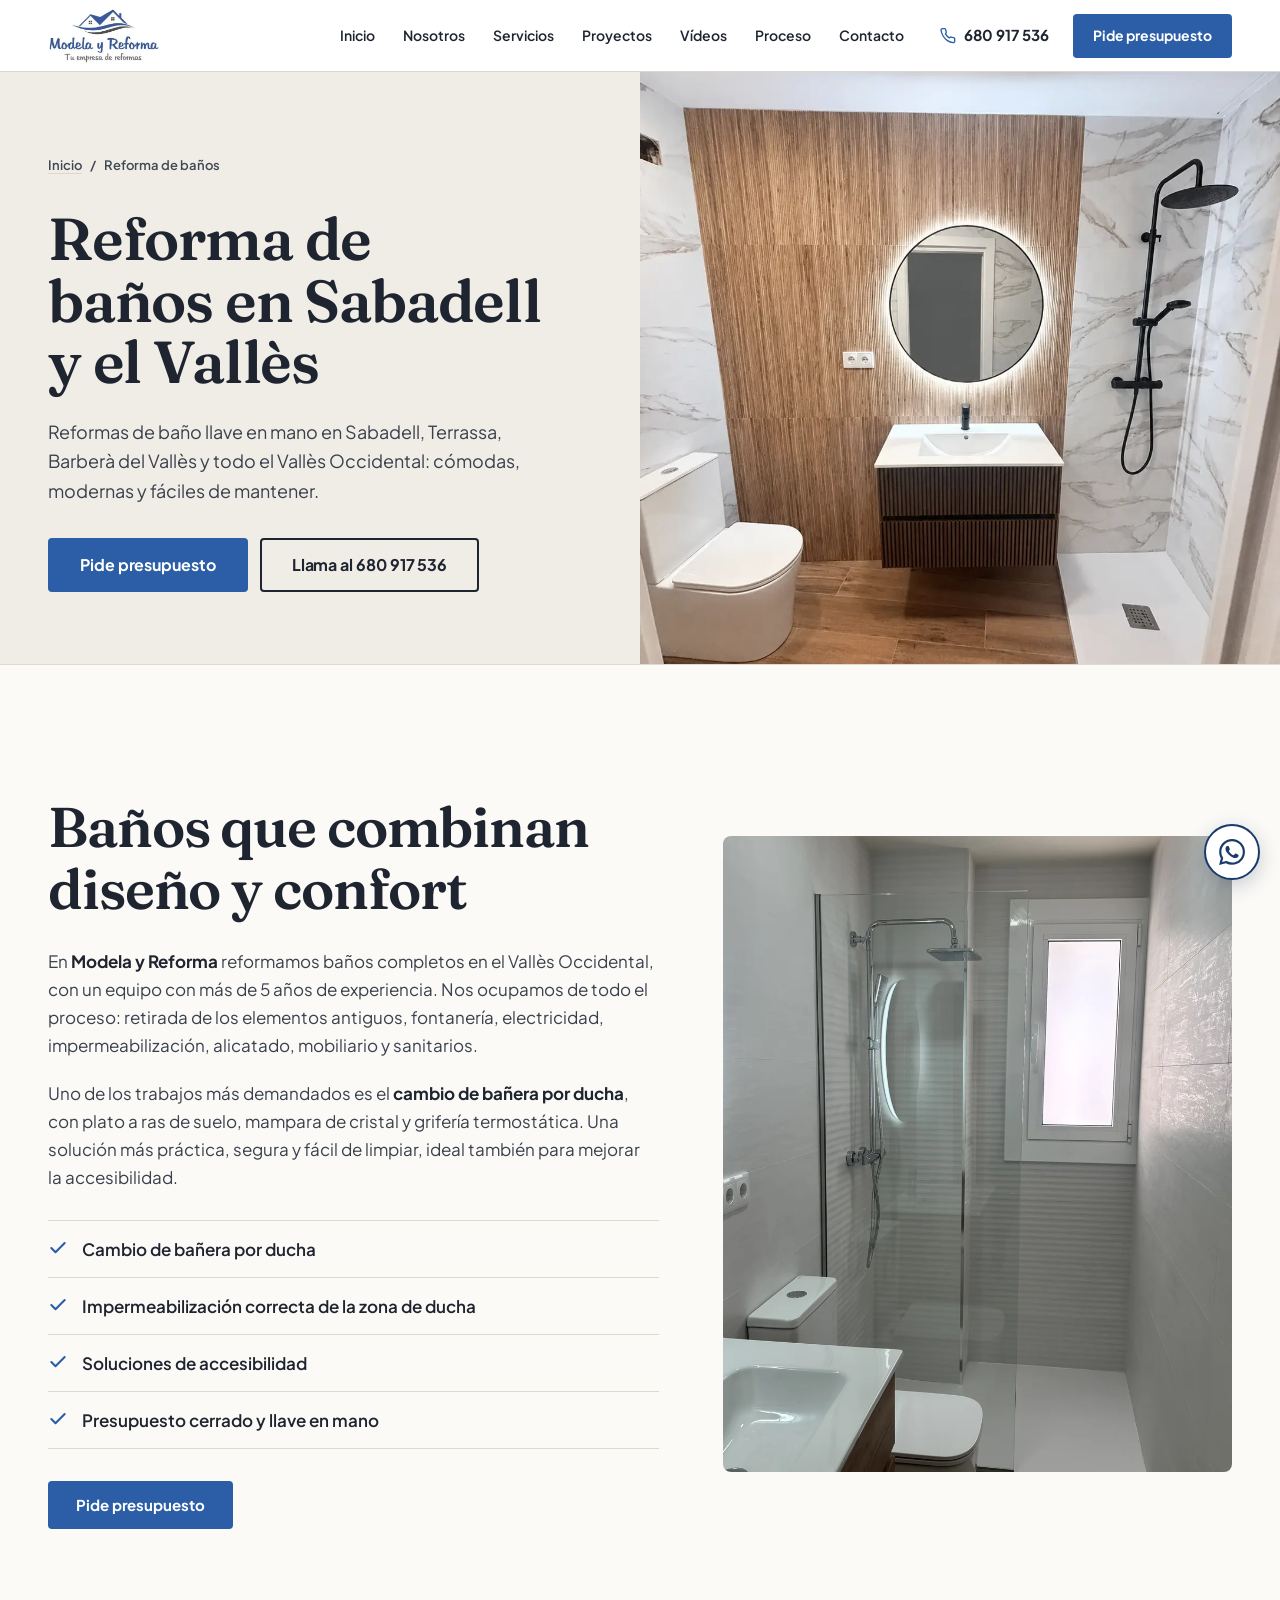
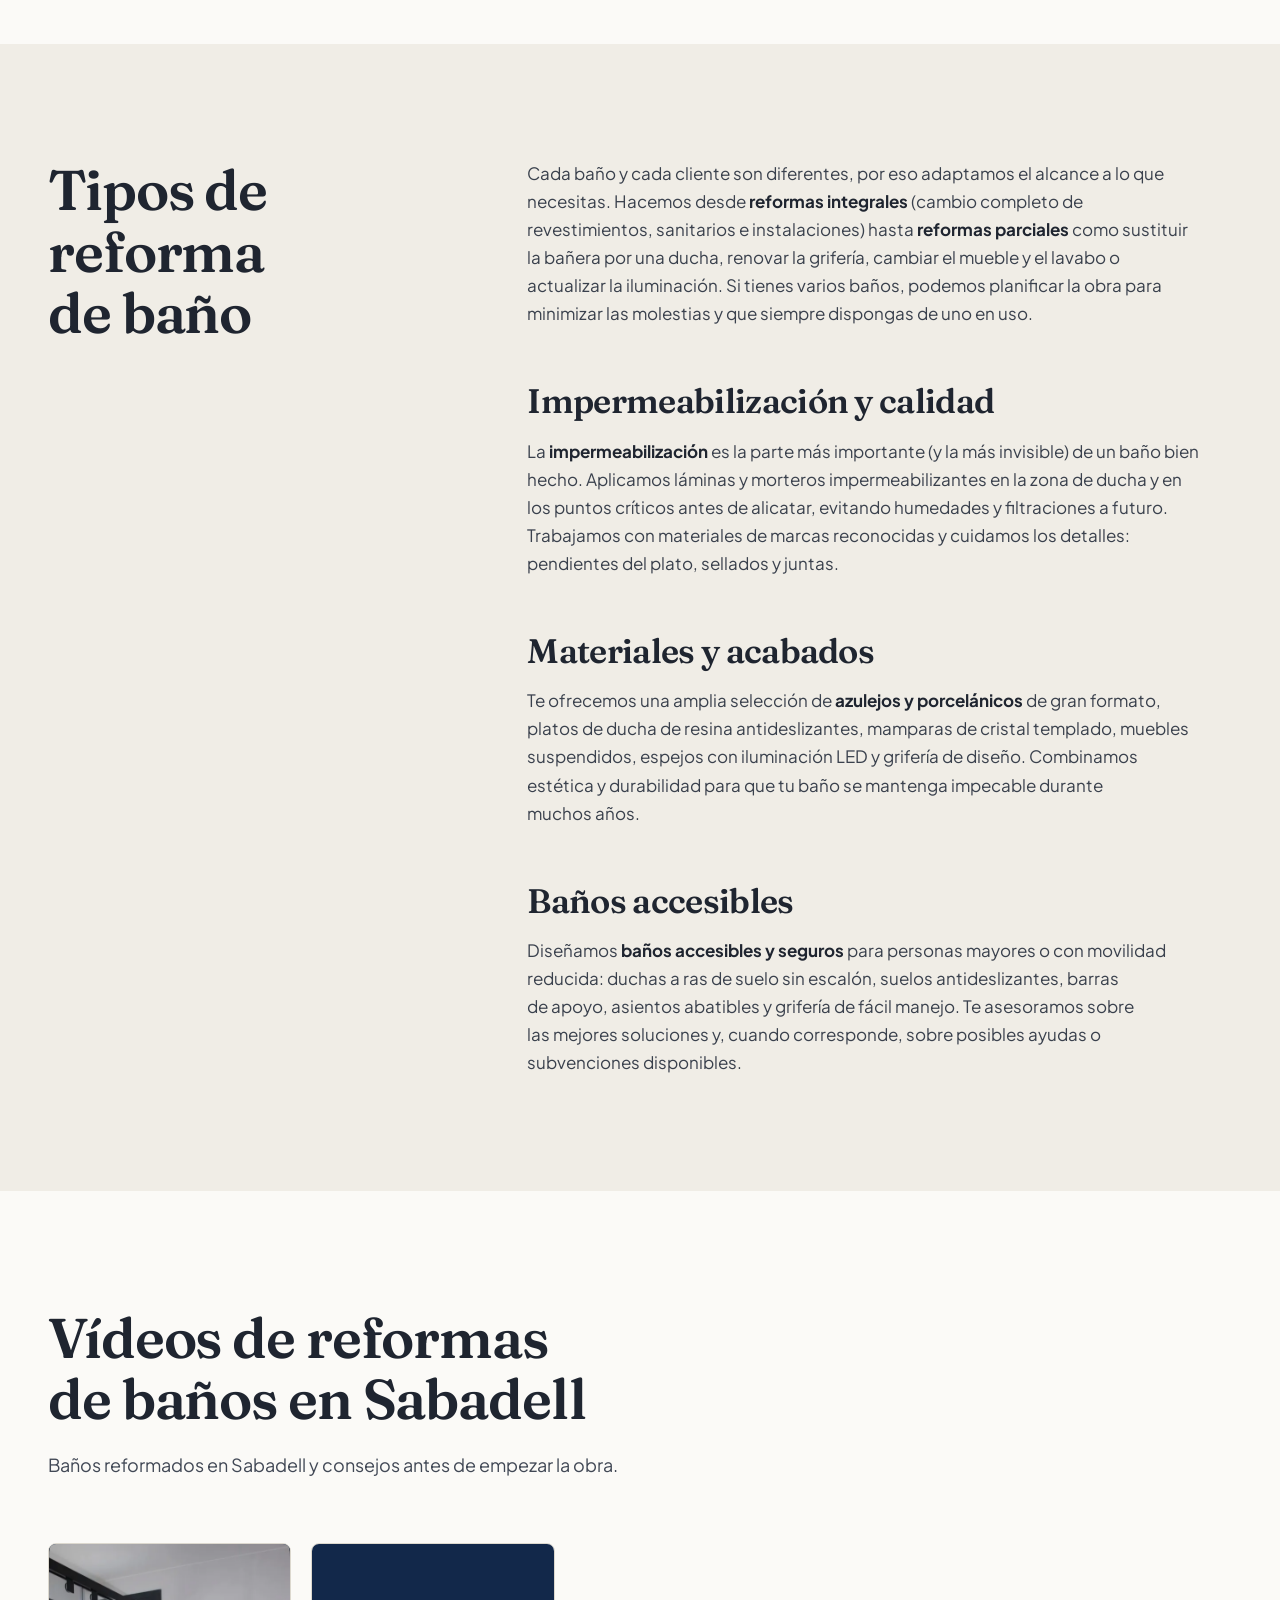
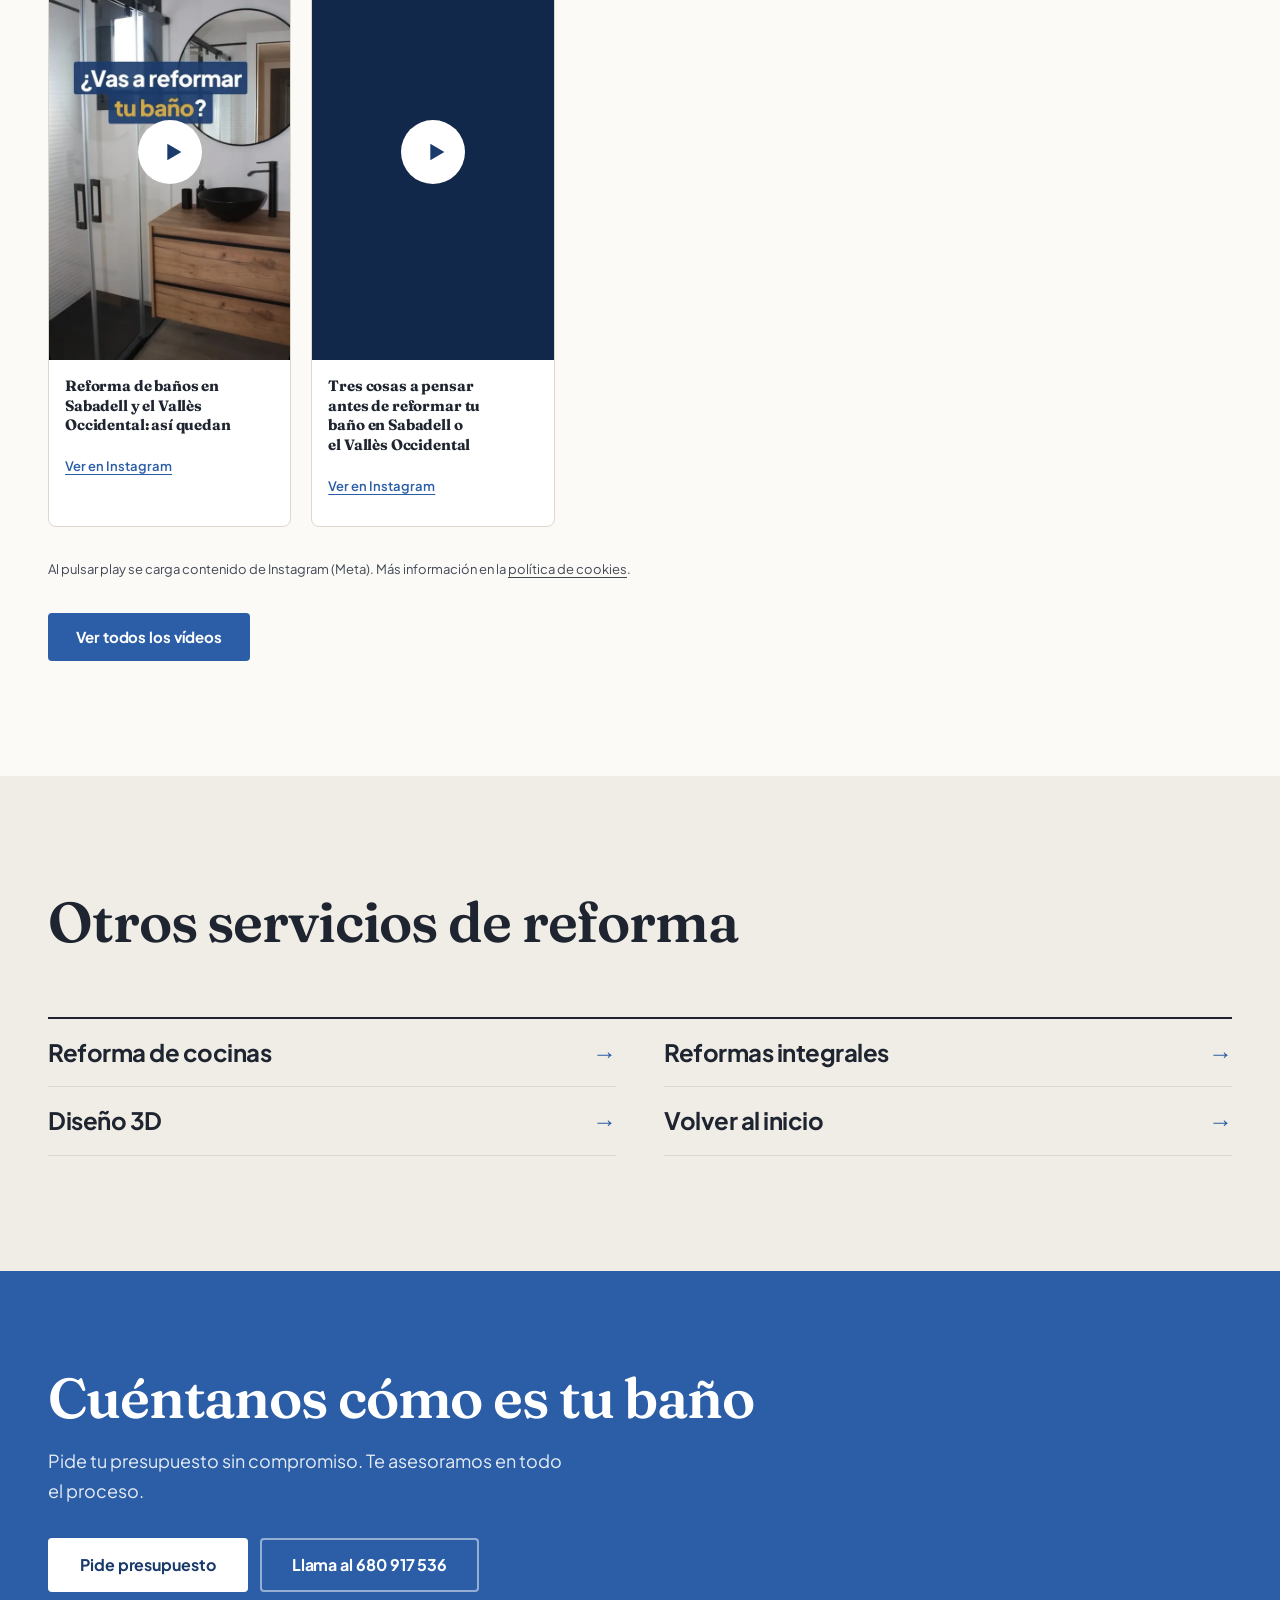
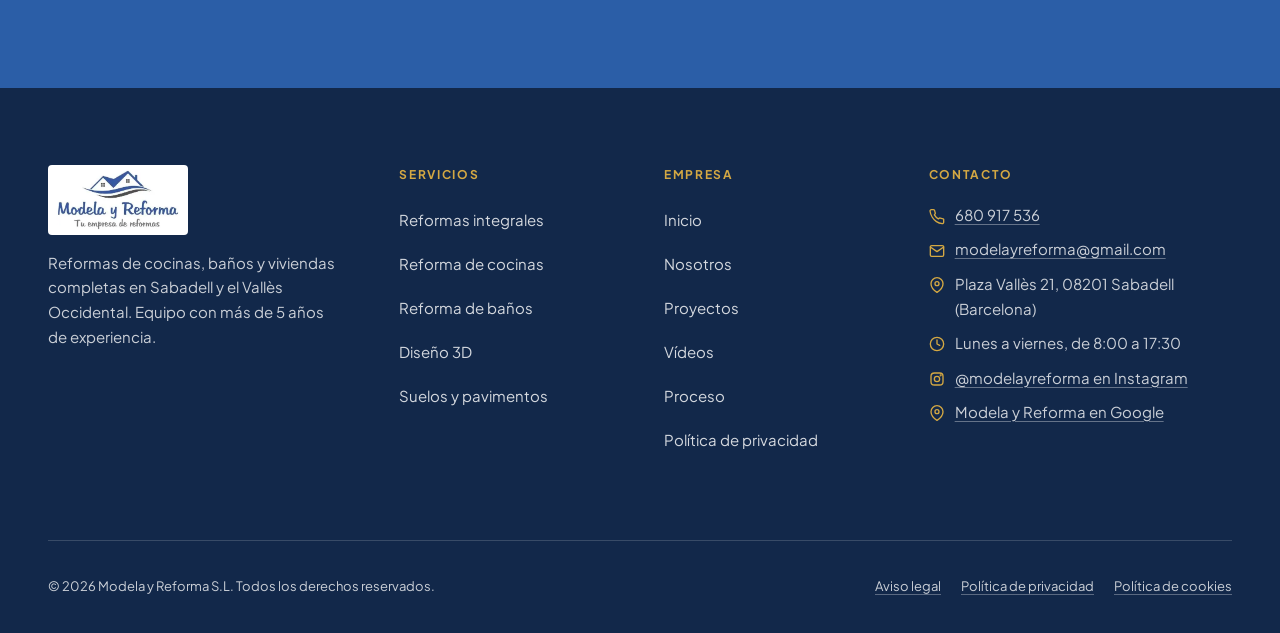
<file: reforma-de-banos-sabadell.html>
<!DOCTYPE html>
<html lang="es" data-type="service">
<head>
  <meta charset="UTF-8">
  <meta name="viewport" content="width=device-width, initial-scale=1.0">

  <!-- SECURITY -->
  <meta http-equiv="X-Content-Type-Options" content="nosniff">
  <meta name="referrer" content="strict-origin-when-cross-origin">
  <meta http-equiv="Content-Security-Policy" content="
    default-src 'self';
    script-src 'self';
    style-src 'self';
    font-src 'self';
    img-src 'self' data:;
    frame-src https://www.google.com/maps/ https://www.instagram.com/reel/;
    connect-src 'self' https://formspree.io;
    base-uri 'self';
    form-action https://formspree.io;
  ">

  <!-- SEO META -->
  <title>Reforma de Baños en Sabadell | Modela y Reforma</title>
  <meta name="description" content="Reforma de baños en Sabadell y el Vallès Occidental. Platos de ducha a ras de suelo, impermeabilización y accesibilidad. Presupuesto sin compromiso.">
  <meta name="theme-color" content="#1a3a6b">
  <meta name="author" content="Modela y Reforma">
  <meta name="robots" content="index, follow">
  <link rel="canonical" href="https://modelayreforma.com/reforma-de-banos-sabadell.html">

  <!-- OPEN GRAPH -->
  <meta property="og:type" content="website">
  <meta property="og:url" content="https://modelayreforma.com/reforma-de-banos-sabadell.html">
  <meta property="og:title" content="Reforma de Baños en Sabadell | Modela y Reforma">
  <meta property="og:description" content="Reforma de baños en Sabadell y el Vallès Occidental. Duchas a ras de suelo, impermeabilización y acabados de calidad.">
  <meta property="og:image" content="https://modelayreforma.com/images/extra-07.webp">
  <meta property="og:locale" content="es_ES">
  <meta property="og:site_name" content="Modela y Reforma">

  <!-- TWITTER CARD -->
  <meta name="twitter:card" content="summary_large_image">
  <meta name="twitter:title" content="Reforma de Baños en Sabadell | Modela y Reforma">
  <meta name="twitter:description" content="Reforma de baños en Sabadell y el Vallès Occidental. Duchas a ras de suelo y acabados de primera calidad.">
  <meta name="twitter:image" content="https://modelayreforma.com/images/extra-07.webp">

  <!-- FONT (self-hosted) -->
  <link rel="preload" href="fonts/plus-jakarta-sans-latin.woff2" as="font" type="font/woff2" crossorigin>
  <link rel="preload" href="fonts/fraunces-latin.woff2" as="font" type="font/woff2" crossorigin>

  <!-- PRELOAD CRITICAL -->
  
  <!-- STYLES -->
  <link rel="stylesheet" href="css/styles.css">

  <!-- FAVICON -->
  <link rel="icon" href="favicon.ico" sizes="48x48 32x32 16x16">
  <link rel="icon" type="image/png" href="favicon-32x32.png" sizes="32x32">
  <link rel="apple-touch-icon" href="apple-touch-icon.png">

  <!-- SCHEMA.ORG JSON-LD -->
  <script type="application/ld+json">
  {
    "@context": "https://schema.org",
    "@type": "Service",
    "serviceType": "Reforma de baños",
    "name": "Reforma de baños en Sabadell",
    "description": "Reforma integral de baños en Sabadell y el Vallès Occidental: cambio de bañera por ducha, platos a ras de suelo, impermeabilización, mamparas, mobiliario y baños accesibles.",
    "url": "https://modelayreforma.com/reforma-de-banos-sabadell.html",
    "provider": {
      "@type": "HomeAndConstructionBusiness",
      "name": "Modela y Reforma",
      "telephone": "+34680917536",
      "email": "modelayreforma@gmail.com",
      "url": "https://modelayreforma.com",
      "image": "https://modelayreforma.com/images/extra-07.webp",
      "address": {
        "@type": "PostalAddress",
        "streetAddress": "Plaza Vallès 21",
        "addressLocality": "Sabadell",
        "addressRegion": "Barcelona",
        "postalCode": "08201",
        "addressCountry": "ES"
      }
    },
    "areaServed": [
      "Sabadell", "Terrassa", "Barberà del Vallès", "Cerdanyola del Vallès", "Sant Cugat del Vallès", "Vallès Occidental"
    ]
  }
  </script>
  <!-- videos:jsonld:start -->
  <script type="application/ld+json">
    {
      "@context": "https://schema.org",
      "@type": "VideoObject",
      "name": "Reforma de baños en Sabadell y el Vallès Occidental: así quedan",
      "description": "Reel de Modela y Reforma con un baño reformado en Sabadell y el Vallès Occidental.",
      "thumbnailUrl": "https://modelayreforma.com/images/instagram/reforma-de-banos-asi-quedan.webp",
      "uploadDate": "2026-11-04",
      "embedUrl": "https://www.instagram.com/reel/DfVDlGSutrE/embed/",
      "publisher": {
        "@type": "Organization",
        "name": "Modela y Reforma",
        "url": "https://modelayreforma.com"
      }
    }
  </script>
  <script type="application/ld+json">
    {
      "@context": "https://schema.org",
      "@type": "VideoObject",
      "name": "Tres cosas a pensar antes de reformar tu baño en Sabadell o el Vallès Occidental",
      "description": "Reel de Modela y Reforma con tres consejos antes de reformar un baño en Sabadell o el Vallès Occidental.",
      "thumbnailUrl": "https://modelayreforma.com/images/instagram/tres-cosas-antes-de-reformar-tu-bano.webp",
      "uploadDate": "2026-11-05",
      "embedUrl": "https://www.instagram.com/reel/DfXuNk6xTvH/embed/",
      "publisher": {
        "@type": "Organization",
        "name": "Modela y Reforma",
        "url": "https://modelayreforma.com"
      }
    }
  </script>
  <!-- videos:jsonld:end -->
</head>

<body>
<a class="skip-link" href="#contenido">Saltar al contenido</a>

  <!-- ============================================================
       NAVEGACIÓN
       ============================================================ -->
  <nav class="nav" id="main-nav" aria-label="Menú principal">
    <div class="nav__inner">
      <a class="nav__logo" href="index.html" aria-label="Modela y Reforma - Inicio">
        <img src="images/logo-modela-recortado.webp" alt="Modela y Reforma - Tu empresa de reformas" width="112" height="56">
      </a>

      <ul class="nav__links" role="list">
        <li><a class="nav__link" href="index.html#inicio">Inicio</a></li>
        <li><a class="nav__link" href="index.html#nosotros">Nosotros</a></li>
        <li><a class="nav__link" href="index.html#servicios">Servicios</a></li>
        <li><a class="nav__link" href="index.html#proyectos">Proyectos</a></li>
        <!-- videos:nav:start -->
        <li><a class="nav__link" href="videos.html">Vídeos</a></li>
        <!-- videos:nav:end -->
        <li><a class="nav__link" href="index.html#proceso">Proceso</a></li>
        <li><a class="nav__link" href="index.html#contacto">Contacto</a></li>
      </ul>

      <a class="nav__tel" href="tel:+34680917536">
        <svg xmlns="http://www.w3.org/2000/svg" viewBox="0 0 24 24" fill="none" stroke="currentColor" stroke-width="2" stroke-linecap="round" stroke-linejoin="round" aria-hidden="true"><path d="M22 16.92v3a2 2 0 0 1-2.18 2 19.79 19.79 0 0 1-8.63-3.07A19.5 19.5 0 0 1 4.69 12 19.79 19.79 0 0 1 1.62 3.38 2 2 0 0 1 3.62 1h3a2 2 0 0 1 2 1.72c.127.96.361 1.903.7 2.81a2 2 0 0 1-.45 2.11L8.09 8.91a16 16 0 0 0 5.99 5.99l.77-.77a2 2 0 0 1 2.11-.45c.907.339 1.85.573 2.81.7A2 2 0 0 1 22 16.92z"/></svg>
        680 917 536
      </a>
      <a class="nav__cta" href="index.html#contacto">Pide presupuesto</a>

      <button type="button" class="nav__toggle" id="nav-toggle"
        aria-controls="nav-mobile" aria-expanded="false" aria-label="Abrir menú">
        <span></span><span></span><span></span>
      </button>
    </div>
  </nav>

  <!-- MENÚ MÓVIL -->
  <div class="nav__mobile" id="nav-mobile" aria-hidden="true">
    <nav aria-label="Menú móvil">
      <ul class="nav__mobile-links" role="list">
        <li><a class="nav__mobile-link" href="index.html#inicio">Inicio</a></li>
        <li><a class="nav__mobile-link" href="index.html#nosotros">Nosotros</a></li>
        <li><a class="nav__mobile-link" href="index.html#servicios">Servicios</a></li>
        <li><a class="nav__mobile-link" href="index.html#proyectos">Proyectos</a></li>
        <!-- videos:navm:start -->
        <li><a class="nav__mobile-link" href="videos.html">Vídeos</a></li>
        <!-- videos:navm:end -->
        <li><a class="nav__mobile-link" href="index.html#proceso">Proceso</a></li>
        <li><a class="nav__mobile-link" href="index.html#contacto">Contacto</a></li>
      </ul>
      <a class="btn btn--white btn--lg btn--block" href="index.html#contacto">Pide presupuesto</a>
    </nav>
  </div>

  <main id="contenido">

    <section class="page-hero" aria-labelledby="page-title">
      <div class="page-hero__grid">
        <div class="page-hero__text">
          <div class="page-hero__inner">
            <nav class="breadcrumb" aria-label="Migas de pan"><a href="index.html">Inicio</a><span aria-hidden="true">/</span><span aria-current="page">Reforma de baños</span></nav>
            <h1 class="page-hero__title" id="page-title">Reforma de baños en Sabadell y el Vallès</h1>
            <p class="page-hero__lead">Reformas de baño llave en mano en Sabadell, Terrassa, Barberà del Vallès y todo el Vallès Occidental: cómodas, modernas y fáciles de mantener.</p>
            <div class="page-hero__actions">
              <a class="btn btn--primary btn--lg" href="index.html#contacto">Pide presupuesto</a>
              <a class="btn btn--outline btn--lg" href="tel:+34680917536">Llama al 680 917 536</a>
            </div>
          </div>
        </div>
        <div class="page-hero__media"><img src="images/bano-madera-marmol-01.webp" alt="Baño reformado con mueble de madera y revestimiento de mármol" width="1086" height="1448" fetchpriority="high"></div>
      </div>
    </section>

    <section class="section section--white">
      <div class="container">
        <div class="split">
          <div class="split__body">
            <h2 class="section__title">Baños que combinan diseño y confort</h2>
            <p class="about__text">En <strong>Modela y Reforma</strong> reformamos baños completos en el Vallès Occidental, con un equipo con más de 5 años de experiencia. Nos ocupamos de todo el proceso: retirada de los elementos antiguos, fontanería, electricidad, impermeabilización, alicatado, mobiliario y sanitarios.</p>
            <p class="about__text">Uno de los trabajos más demandados es el <strong>cambio de bañera por ducha</strong>, con plato a ras de suelo, mampara de cristal y grifería termostática. Una solución más práctica, segura y fácil de limpiar, ideal también para mejorar la accesibilidad.</p>
            <ul class="checklist" role="list">
              <li><svg xmlns="http://www.w3.org/2000/svg" viewBox="0 0 24 24" fill="none" stroke="currentColor" stroke-width="2.5" stroke-linecap="round" stroke-linejoin="round" aria-hidden="true"><polyline points="20 6 9 17 4 12"/></svg>Cambio de bañera por ducha</li>
              <li><svg xmlns="http://www.w3.org/2000/svg" viewBox="0 0 24 24" fill="none" stroke="currentColor" stroke-width="2.5" stroke-linecap="round" stroke-linejoin="round" aria-hidden="true"><polyline points="20 6 9 17 4 12"/></svg>Impermeabilización correcta de la zona de ducha</li>
              <li><svg xmlns="http://www.w3.org/2000/svg" viewBox="0 0 24 24" fill="none" stroke="currentColor" stroke-width="2.5" stroke-linecap="round" stroke-linejoin="round" aria-hidden="true"><polyline points="20 6 9 17 4 12"/></svg>Soluciones de accesibilidad</li>
              <li><svg xmlns="http://www.w3.org/2000/svg" viewBox="0 0 24 24" fill="none" stroke="currentColor" stroke-width="2.5" stroke-linecap="round" stroke-linejoin="round" aria-hidden="true"><polyline points="20 6 9 17 4 12"/></svg>Presupuesto cerrado y llave en mano</li>
            </ul>
            <a class="btn btn--primary" href="index.html#contacto">Pide presupuesto</a>
          </div>
          <div class="split__media"><img src="images/extra-07.webp" alt="Baño blanco con plato de ducha a ras de suelo, mampara y espejo LED redondo" width="1200" height="1200" loading="lazy" decoding="async"></div>
        </div>
      </div>
    </section>

    <section class="section section--light">
      <div class="container">
        <div class="prose-layout">
          <div class="prose-layout__side"><h2 class="section__title">Tipos de reforma de baño</h2></div>
          <div class="prose">
            <p>Cada baño y cada cliente son diferentes, por eso adaptamos el alcance a lo que necesitas. Hacemos desde <strong>reformas integrales</strong> (cambio completo de revestimientos, sanitarios e instalaciones) hasta <strong>reformas parciales</strong> como sustituir la bañera por una ducha, renovar la grifería, cambiar el mueble y el lavabo o actualizar la iluminación. Si tienes varios baños, podemos planificar la obra para minimizar las molestias y que siempre dispongas de uno en uso.</p>
            <h2>Impermeabilización y calidad</h2>
            <p>La <strong>impermeabilización</strong> es la parte más importante (y la más invisible) de un baño bien hecho. Aplicamos láminas y morteros impermeabilizantes en la zona de ducha y en los puntos críticos antes de alicatar, evitando humedades y filtraciones a futuro. Trabajamos con materiales de marcas reconocidas y cuidamos los detalles: pendientes del plato, sellados y juntas.</p>
            <h2>Materiales y acabados</h2>
            <p>Te ofrecemos una amplia selección de <strong>azulejos y porcelánicos</strong> de gran formato, platos de ducha de resina antideslizantes, mamparas de cristal templado, muebles suspendidos, espejos con iluminación LED y grifería de diseño. Combinamos estética y durabilidad para que tu baño se mantenga impecable durante muchos años.</p>
            <h2>Baños accesibles</h2>
            <p>Diseñamos <strong>baños accesibles y seguros</strong> para personas mayores o con movilidad reducida: duchas a ras de suelo sin escalón, suelos antideslizantes, barras de apoyo, asientos abatibles y grifería de fácil manejo. Te asesoramos sobre las mejores soluciones y, cuando corresponde, sobre posibles ayudas o subvenciones disponibles.</p>
          </div>
        </div>
      </div>
    </section>

    <!-- videos:service:start -->
    <section class="section section--white" id="videos" aria-labelledby="videos-title">
      <div class="container">
        <div class="section__header">
          <h2 class="section__title" id="videos-title">Vídeos de reformas de baños en Sabadell</h2>
          <p class="section__subtitle">Baños reformados en Sabadell y consejos antes de empezar la obra.</p>
        </div>
        <div class="video-carousel">
          <button class="video-carousel__btn video-carousel__btn--prev" type="button" aria-label="Vídeos anteriores" disabled>
            <svg xmlns="http://www.w3.org/2000/svg" width="22" height="22" viewBox="0 0 24 24" fill="none" stroke="currentColor" stroke-width="2.5" stroke-linecap="round" stroke-linejoin="round" aria-hidden="true"><polyline points="15 18 9 12 15 6"/></svg>
          </button>
          <div class="video-carousel__viewport" role="region" aria-roledescription="carrusel" aria-label="Vídeos del servicio: Reforma de baños" tabindex="0">
            <div class="video-carousel__track">
              <article class="video-card">
                <div class="video-facade video-facade--ar-9-16" data-video-id="DfVDlGSutrE" data-video-title="Reforma de baños en Sabadell y el Vallès Occidental: así quedan">
                  <img class="video-facade__thumb" src="images/instagram/reforma-de-banos-asi-quedan.webp" alt="Miniatura del vídeo: baño con mampara de cristal, espejo redondo y mueble de madera, y el texto «¿Vas a reformar tu baño?»" width="540" height="960" loading="lazy" decoding="async">
                  <button class="video-facade__play" type="button" aria-label="Reproducir vídeo: Reforma de baños en Sabadell y el Vallès Occidental: así quedan">
                    <span class="video-facade__icon" aria-hidden="true">
                      <svg xmlns="http://www.w3.org/2000/svg" width="28" height="28" viewBox="0 0 24 24" fill="currentColor"><polygon points="8 5 20 12 8 19 8 5"/></svg>
                    </span>
                  </button>
                </div>
                <div class="video-card__body">
                  <h3 class="video-card__title">Reforma de baños en Sabadell y el Vallès Occidental: así quedan</h3>
                  <p class="video-card__links">
                    <a href="https://www.instagram.com/reel/DfVDlGSutrE/" target="_blank" rel="noopener noreferrer">Ver en Instagram<span class="video-card__ext"> (se abre en otra pestaña)</span></a>
                  </p>
                </div>
              </article>
              <article class="video-card">
                <div class="video-facade video-facade--ar-9-16" data-video-id="DfXuNk6xTvH" data-video-title="Tres cosas a pensar antes de reformar tu baño en Sabadell o el Vallès Occidental">
                  <img class="video-facade__thumb" src="images/instagram/tres-cosas-antes-de-reformar-tu-bano.webp" alt="Miniatura del vídeo: baño con ducha de cristal y el texto «Tu baño: 3 consejos»" width="540" height="960" loading="lazy" decoding="async">
                  <button class="video-facade__play" type="button" aria-label="Reproducir vídeo: Tres cosas a pensar antes de reformar tu baño en Sabadell o el Vallès Occidental">
                    <span class="video-facade__icon" aria-hidden="true">
                      <svg xmlns="http://www.w3.org/2000/svg" width="28" height="28" viewBox="0 0 24 24" fill="currentColor"><polygon points="8 5 20 12 8 19 8 5"/></svg>
                    </span>
                  </button>
                </div>
                <div class="video-card__body">
                  <h3 class="video-card__title">Tres cosas a pensar antes de reformar tu baño en Sabadell o el Vallès Occidental</h3>
                  <p class="video-card__links">
                    <a href="https://www.instagram.com/reel/DfXuNk6xTvH/" target="_blank" rel="noopener noreferrer">Ver en Instagram<span class="video-card__ext"> (se abre en otra pestaña)</span></a>
                  </p>
                </div>
              </article>
            </div>
          </div>
          <button class="video-carousel__btn video-carousel__btn--next" type="button" aria-label="Vídeos siguientes">
            <svg xmlns="http://www.w3.org/2000/svg" width="22" height="22" viewBox="0 0 24 24" fill="none" stroke="currentColor" stroke-width="2.5" stroke-linecap="round" stroke-linejoin="round" aria-hidden="true"><polyline points="9 18 15 12 9 6"/></svg>
          </button>
        </div>
        <p class="video-note">Al pulsar play se carga contenido de Instagram (Meta). Más información en la <a href="politica-cookies.html">política de cookies</a>.</p>
        <p class="video-more"><a class="btn btn--primary" href="videos.html">Ver todos los vídeos</a></p>
      </div>
    </section>
    <!-- videos:service:end -->

    <!-- OTROS SERVICIOS -->
    <section class="section section--light">
      <div class="container">
        <div class="section__header"><h2 class="section__title">Otros servicios de reforma</h2></div>
        <div class="link-row"><a href="reforma-de-cocinas-sabadell.html">Reforma de cocinas</a><a href="reformas-integrales-sabadell.html">Reformas integrales</a><a href="diseno-3d-reformas-sabadell.html">Diseño 3D</a><a href="index.html">Volver al inicio</a></div>
      </div>
    </section>

    <!-- CTA FINAL -->
    <section class="cta-section" aria-label="Llamada a la acción">
      <div class="container"><div class="cta__content">
        <h2 class="cta__title">Cuéntanos cómo es tu baño</h2>
        <p class="cta__desc">Pide tu presupuesto sin compromiso. Te asesoramos en todo el proceso.</p>
        <div class="cta__actions"><a class="btn btn--white btn--lg" href="index.html#contacto">Pide presupuesto</a><a class="btn btn--outline-white btn--lg" href="tel:+34680917536">Llama al 680 917 536</a></div>
      </div></div>
    </section>

  </main>


  <!-- ============================================================
       PIE
       ============================================================ -->
  <footer class="footer">
    <div class="container">
      <div class="footer__grid">
        <div class="footer__brand">
          <img src="images/logo-modela-recortado.webp" alt="Modela y Reforma" class="footer__logo" width="140" height="70" loading="lazy">
          <p class="footer__brand-desc">
            Reformas de cocinas, baños y viviendas completas en Sabadell y el Vallès Occidental.
            Equipo con más de 5 años de experiencia.
          </p>
        </div>
        <div>
          <p class="footer__col-title">Servicios</p>
          <ul class="footer__links" role="list">
            <li><a class="footer__link" href="reformas-integrales-sabadell.html">Reformas integrales</a></li>
            <li><a class="footer__link" href="reforma-de-cocinas-sabadell.html">Reforma de cocinas</a></li>
            <li><a class="footer__link" href="reforma-de-banos-sabadell.html">Reforma de baños</a></li>
            <li><a class="footer__link" href="diseno-3d-reformas-sabadell.html">Diseño 3D</a></li>
            <li><a class="footer__link" href="index.html#servicios">Suelos y pavimentos</a></li>
          </ul>
        </div>
        <div>
          <p class="footer__col-title">Empresa</p>
          <ul class="footer__links" role="list">
            <li><a class="footer__link" href="index.html#inicio">Inicio</a></li>
            <li><a class="footer__link" href="index.html#nosotros">Nosotros</a></li>
            <li><a class="footer__link" href="index.html#proyectos">Proyectos</a></li>
            <!-- videos:footer:start -->
            <li><a class="footer__link" href="videos.html">Vídeos</a></li>
            <!-- videos:footer:end -->
            <li><a class="footer__link" href="index.html#proceso">Proceso</a></li>
            <li><a class="footer__link" href="privacidad.html">Política de privacidad</a></li>
          </ul>
        </div>
        <div>
          <p class="footer__col-title">Contacto</p>
          <div class="footer__contact-item">
            <svg xmlns="http://www.w3.org/2000/svg" viewBox="0 0 24 24" fill="none" stroke="currentColor" stroke-width="2" stroke-linecap="round" stroke-linejoin="round" aria-hidden="true"><path d="M22 16.92v3a2 2 0 0 1-2.18 2 19.79 19.79 0 0 1-8.63-3.07A19.5 19.5 0 0 1 4.69 12 19.79 19.79 0 0 1 1.62 3.38 2 2 0 0 1 3.62 1h3a2 2 0 0 1 2 1.72c.127.96.361 1.903.7 2.81a2 2 0 0 1-.45 2.11L8.09 8.91a16 16 0 0 0 5.99 5.99l.77-.77a2 2 0 0 1 2.11-.45c.907.339 1.85.573 2.81.7A2 2 0 0 1 22 16.92z"/></svg>
            <a href="tel:+34680917536">680 917 536</a>
          </div>
          <div class="footer__contact-item">
            <svg xmlns="http://www.w3.org/2000/svg" viewBox="0 0 24 24" fill="none" stroke="currentColor" stroke-width="2" stroke-linecap="round" stroke-linejoin="round" aria-hidden="true"><path d="M4 4h16c1.1 0 2 .9 2 2v12c0 1.1-.9 2-2 2H4c-1.1 0-2-.9-2-2V6c0-1.1.9-2 2-2z"/><polyline points="22,6 12,13 2,6"/></svg>
            <a href="mailto:modelayreforma@gmail.com">modelayreforma@gmail.com</a>
          </div>
          <div class="footer__contact-item">
            <svg xmlns="http://www.w3.org/2000/svg" viewBox="0 0 24 24" fill="none" stroke="currentColor" stroke-width="2" stroke-linecap="round" stroke-linejoin="round" aria-hidden="true"><path d="M21 10c0 7-9 13-9 13s-9-6-9-13a9 9 0 0 1 18 0z"/><circle cx="12" cy="10" r="3"/></svg>
            <span>Plaza Vallès 21, 08201 Sabadell (Barcelona)</span>
          </div>
          <div class="footer__contact-item">
            <svg xmlns="http://www.w3.org/2000/svg" viewBox="0 0 24 24" fill="none" stroke="currentColor" stroke-width="2" stroke-linecap="round" stroke-linejoin="round" aria-hidden="true"><circle cx="12" cy="12" r="10"/><polyline points="12 6 12 12 16 14"/></svg>
            <span>Lunes a viernes, de 8:00 a 17:30</span>
          </div>
          <div class="footer__contact-item">
            <svg xmlns="http://www.w3.org/2000/svg" viewBox="0 0 24 24" fill="none" stroke="currentColor" stroke-width="2" stroke-linecap="round" stroke-linejoin="round" aria-hidden="true"><rect x="3" y="3" width="18" height="18" rx="5"/><circle cx="12" cy="12" r="4"/><circle cx="17.5" cy="6.5" r=".6" fill="currentColor"/></svg>
            <a href="https://www.instagram.com/modelayreforma/" target="_blank" rel="noopener noreferrer">@modelayreforma en Instagram<span class="video-card__ext"> (se abre en otra pestaña)</span></a>
          </div>
          <div class="footer__contact-item">
            <svg xmlns="http://www.w3.org/2000/svg" viewBox="0 0 24 24" fill="none" stroke="currentColor" stroke-width="2" stroke-linecap="round" stroke-linejoin="round" aria-hidden="true"><path d="M21 10c0 7-9 13-9 13s-9-6-9-13a9 9 0 0 1 18 0z"/><circle cx="12" cy="10" r="3"/></svg>
            <a href="https://share.google/HfESZU33AaqXhA6Zc" target="_blank" rel="noopener noreferrer">Modela y Reforma en Google<span class="video-card__ext"> (se abre en otra pestaña)</span></a>
          </div>
        </div>
      </div>
      <div class="footer__bottom">
        <p class="footer__copy">&copy; <span id="footer-year"></span> Modela y Reforma S.L. Todos los derechos reservados.</p>
        <nav class="footer__bottom-links" aria-label="Links legales">
          <a class="footer__bottom-link" href="aviso-legal.html">Aviso legal</a>
          <a class="footer__bottom-link" href="privacidad.html">Política de privacidad</a>
          <a class="footer__bottom-link" href="politica-cookies.html">Política de cookies</a>
        </nav>
      </div>
    </div>
  </footer>

  <!-- WHATSAPP (escritorio) -->
  <a class="whatsapp-btn" href="https://wa.me/34680917536" target="_blank" rel="noopener noreferrer"
     aria-label="Contactar por WhatsApp" title="Escríbenos por WhatsApp">
    <svg xmlns="http://www.w3.org/2000/svg" viewBox="0 0 24 24" fill="currentColor" aria-hidden="true"><path d="M17.472 14.382c-.297-.149-1.758-.867-2.03-.967-.273-.099-.471-.148-.67.15-.197.297-.767.966-.94 1.164-.173.199-.347.223-.644.075-.297-.15-1.255-.463-2.39-1.475-.883-.788-1.48-1.761-1.653-2.059-.173-.297-.018-.458.13-.606.134-.133.298-.347.446-.52.149-.174.198-.298.298-.497.099-.198.05-.371-.025-.52-.075-.149-.669-1.612-.916-2.207-.242-.579-.487-.5-.669-.51-.173-.008-.371-.01-.57-.01-.198 0-.52.074-.792.372-.272.297-1.04 1.016-1.04 2.479 0 1.462 1.065 2.875 1.213 3.074.149.198 2.096 3.2 5.077 4.487.709.306 1.262.489 1.694.625.712.227 1.36.195 1.871.118.571-.085 1.758-.719 2.006-1.413.248-.694.248-1.289.173-1.413-.074-.124-.272-.198-.57-.347zM12.05 21.785h-.004a9.87 9.87 0 0 1-5.031-1.378l-.361-.214-3.741.982.998-3.648-.235-.374a9.86 9.86 0 0 1-1.51-5.26c.001-5.45 4.436-9.884 9.888-9.884 2.64 0 5.122 1.03 6.988 2.898a9.825 9.825 0 0 1 2.893 6.994c-.003 5.45-4.437 9.884-9.885 9.884zm8.413-18.297A11.815 11.815 0 0 0 12.05 0C5.495 0 .16 5.335.157 11.892c0 2.096.547 4.142 1.588 5.945L.057 24l6.305-1.654a11.882 11.882 0 0 0 5.683 1.448h.005c6.554 0 11.89-5.335 11.893-11.893a11.821 11.821 0 0 0-3.48-8.413z"/></svg>
  </a>

  <!-- BARRA DE ACCIONES (móvil) -->
  <nav class="action-bar" aria-label="Contacto rápido">
    <a href="tel:+34680917536">
      <svg xmlns="http://www.w3.org/2000/svg" viewBox="0 0 24 24" fill="none" stroke="currentColor" stroke-width="2" stroke-linecap="round" stroke-linejoin="round" aria-hidden="true"><path d="M22 16.92v3a2 2 0 0 1-2.18 2 19.79 19.79 0 0 1-8.63-3.07A19.5 19.5 0 0 1 4.69 12 19.79 19.79 0 0 1 1.62 3.38 2 2 0 0 1 3.62 1h3a2 2 0 0 1 2 1.72c.127.96.361 1.903.7 2.81a2 2 0 0 1-.45 2.11L8.09 8.91a16 16 0 0 0 5.99 5.99l.77-.77a2 2 0 0 1 2.11-.45c.907.339 1.85.573 2.81.7A2 2 0 0 1 22 16.92z"/></svg>
      Llamar
    </a>
    <a href="https://wa.me/34680917536" target="_blank" rel="noopener noreferrer">
      <svg xmlns="http://www.w3.org/2000/svg" viewBox="0 0 24 24" fill="currentColor" aria-hidden="true"><path d="M17.472 14.382c-.297-.149-1.758-.867-2.03-.967-.273-.099-.471-.148-.67.15-.197.297-.767.966-.94 1.164-.173.199-.347.223-.644.075-.297-.15-1.255-.463-2.39-1.475-.883-.788-1.48-1.761-1.653-2.059-.173-.297-.018-.458.13-.606.134-.133.298-.347.446-.52.149-.174.198-.298.298-.497.099-.198.05-.371-.025-.52-.075-.149-.669-1.612-.916-2.207-.242-.579-.487-.5-.669-.51-.173-.008-.371-.01-.57-.01-.198 0-.52.074-.792.372-.272.297-1.04 1.016-1.04 2.479 0 1.462 1.065 2.875 1.213 3.074.149.198 2.096 3.2 5.077 4.487.709.306 1.262.489 1.694.625.712.227 1.36.195 1.871.118.571-.085 1.758-.719 2.006-1.413.248-.694.248-1.289.173-1.413-.074-.124-.272-.198-.57-.347zM12.05 21.785h-.004a9.87 9.87 0 0 1-5.031-1.378l-.361-.214-3.741.982.998-3.648-.235-.374a9.86 9.86 0 0 1-1.51-5.26c.001-5.45 4.436-9.884 9.888-9.884 2.64 0 5.122 1.03 6.988 2.898a9.825 9.825 0 0 1 2.893 6.994c-.003 5.45-4.437 9.884-9.885 9.884zm8.413-18.297A11.815 11.815 0 0 0 12.05 0C5.495 0 .16 5.335.157 11.892c0 2.096.547 4.142 1.588 5.945L.057 24l6.305-1.654a11.882 11.882 0 0 0 5.683 1.448h.005c6.554 0 11.89-5.335 11.893-11.893a11.821 11.821 0 0 0-3.48-8.413z"/></svg>
      WhatsApp
    </a>
    <a class="action-bar__main" href="index.html#contacto">
      <svg xmlns="http://www.w3.org/2000/svg" viewBox="0 0 24 24" fill="none" stroke="currentColor" stroke-width="2" stroke-linecap="round" stroke-linejoin="round" aria-hidden="true"><path d="M14 2H6a2 2 0 0 0-2 2v16a2 2 0 0 0 2 2h12a2 2 0 0 0 2-2V8z"/><polyline points="14 2 14 8 20 8"/><line x1="16" y1="13" x2="8" y2="13"/><line x1="16" y1="17" x2="8" y2="17"/></svg>
      Presupuesto
    </a>
  </nav>

  <script src="js/main.js" defer></script>
</body>
</html>
</file>
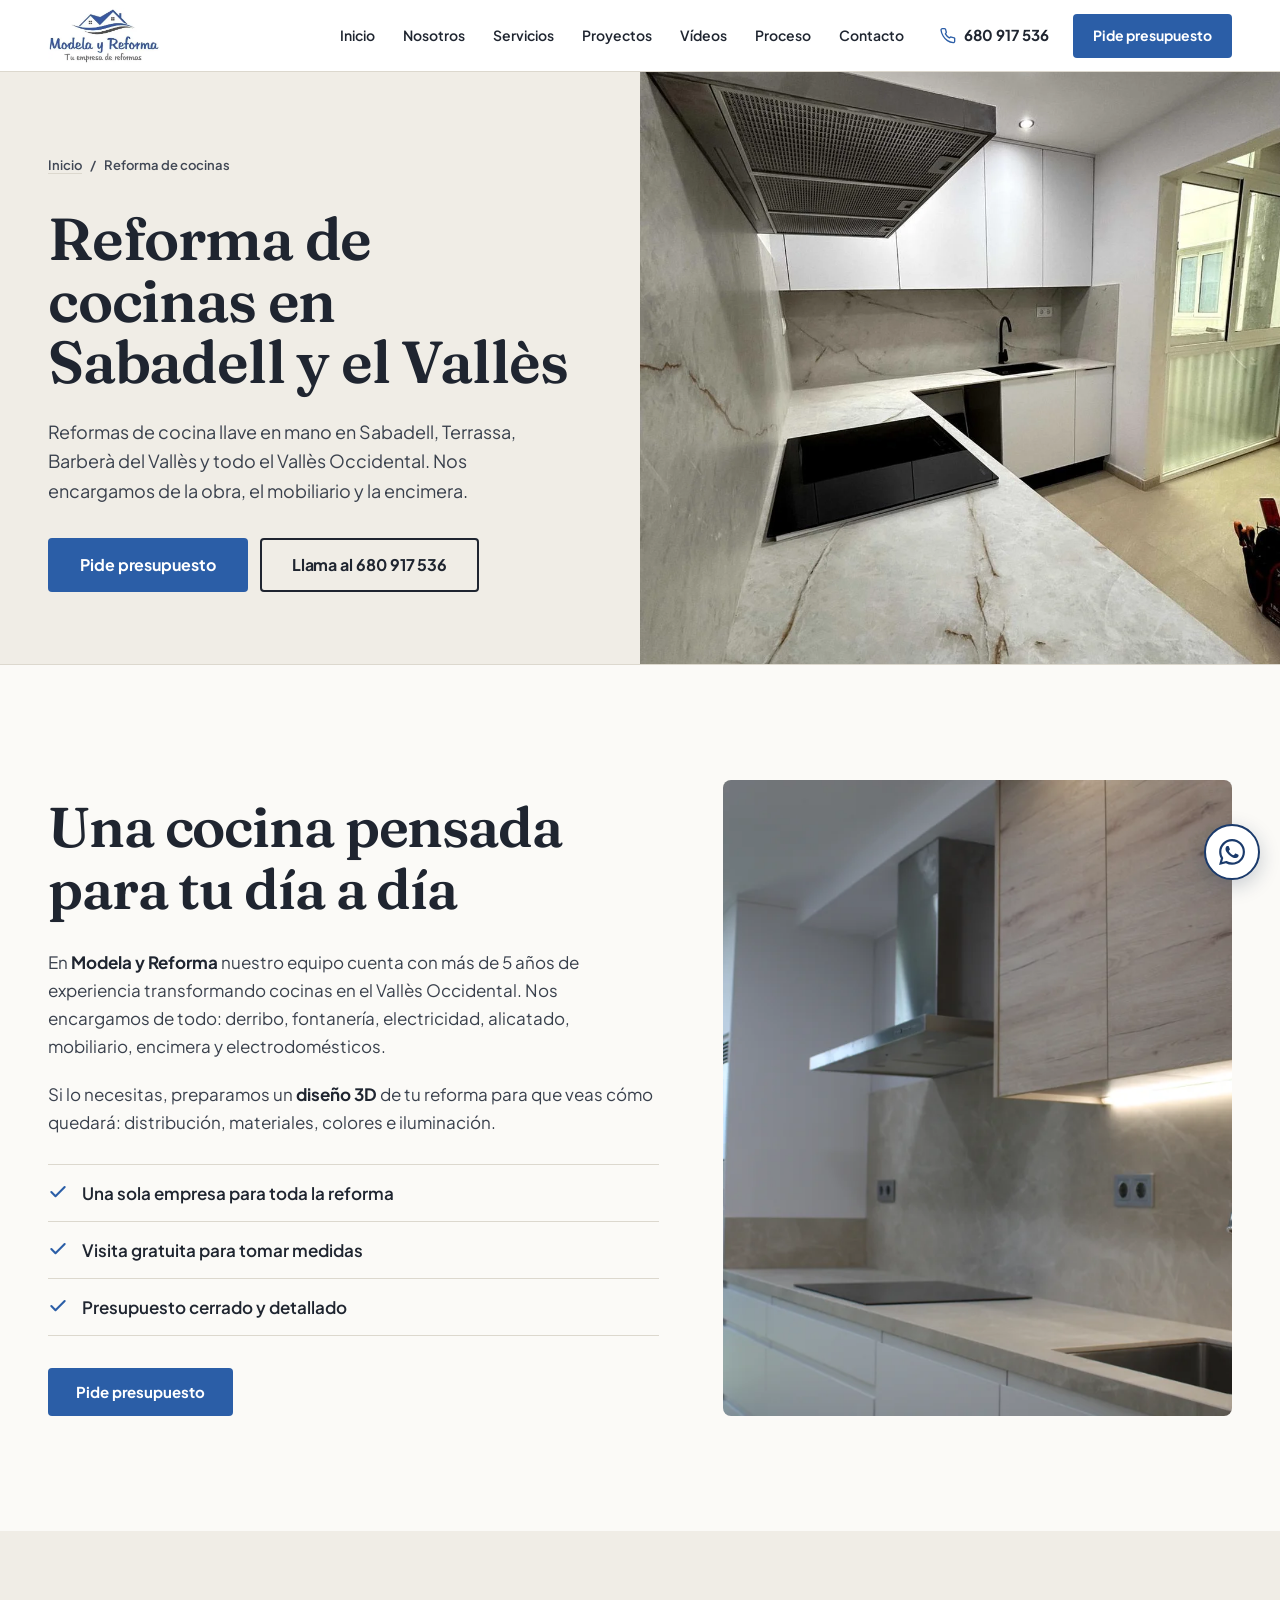
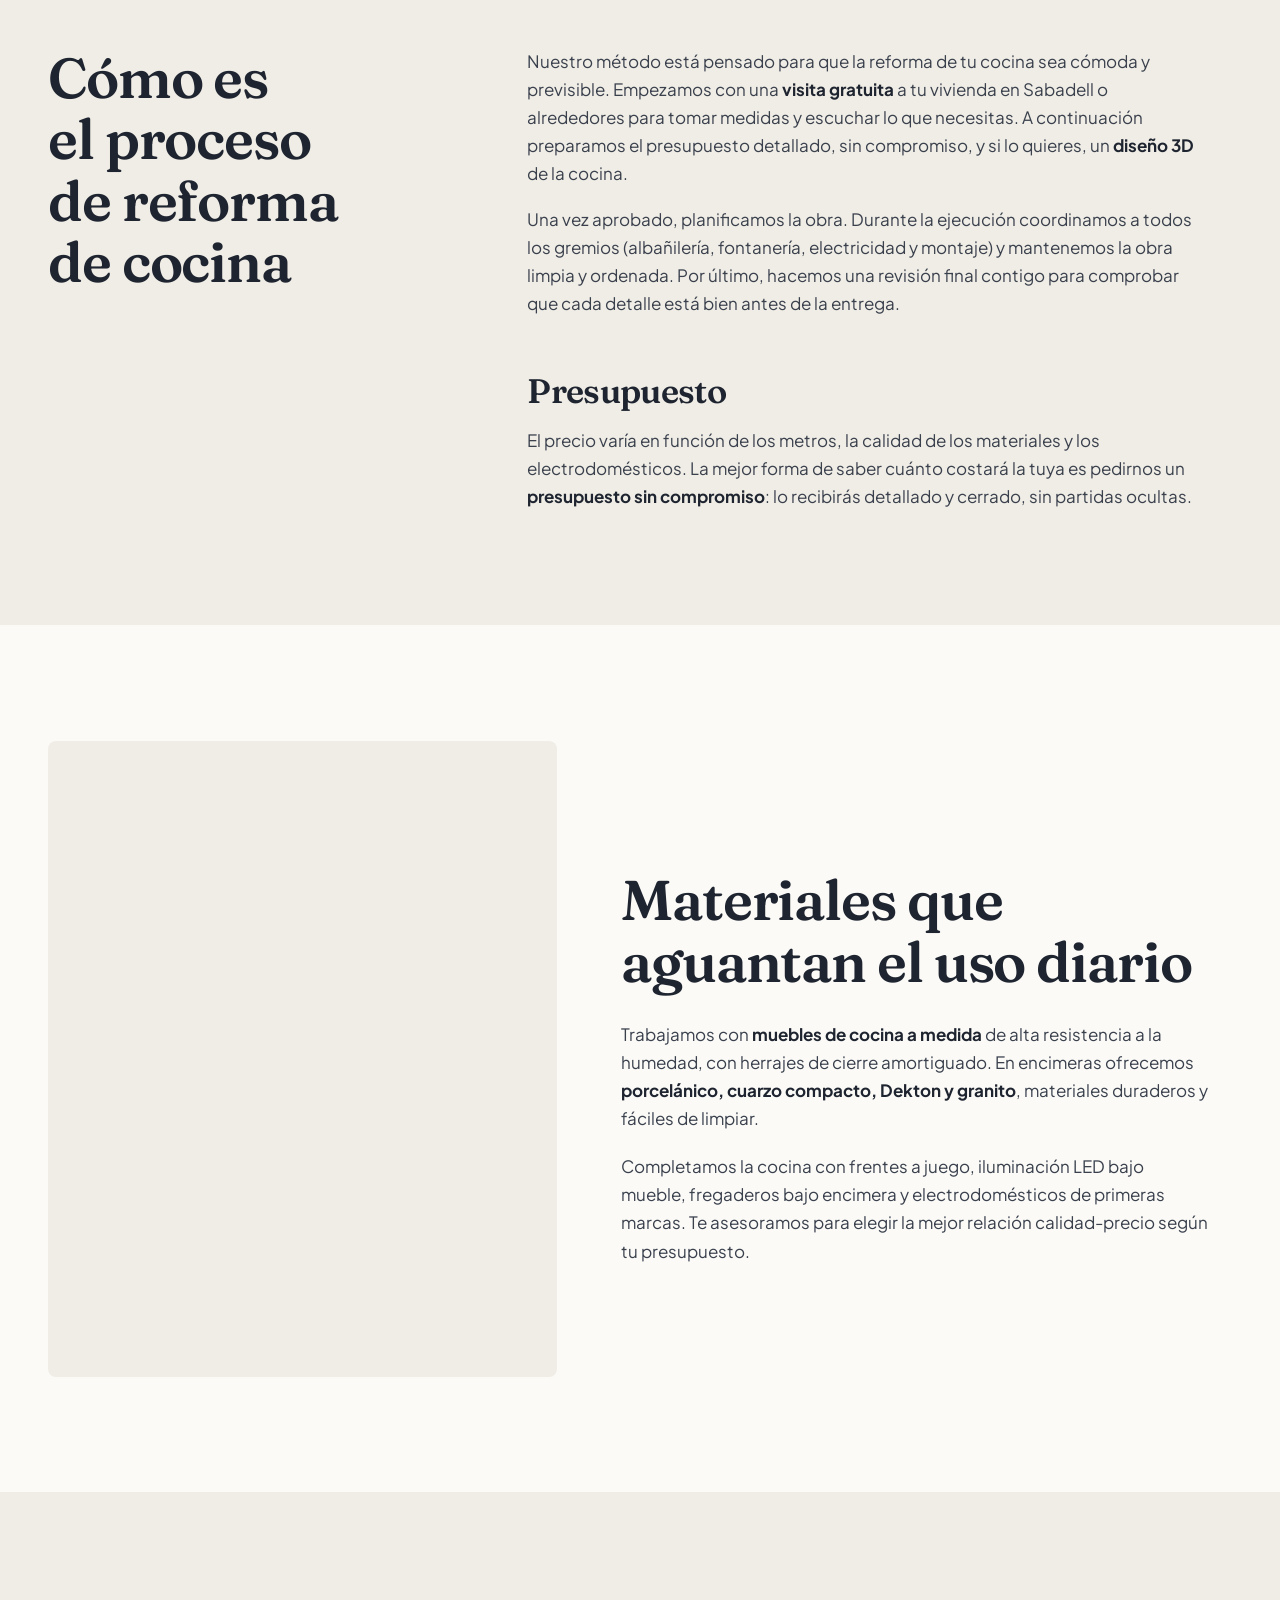
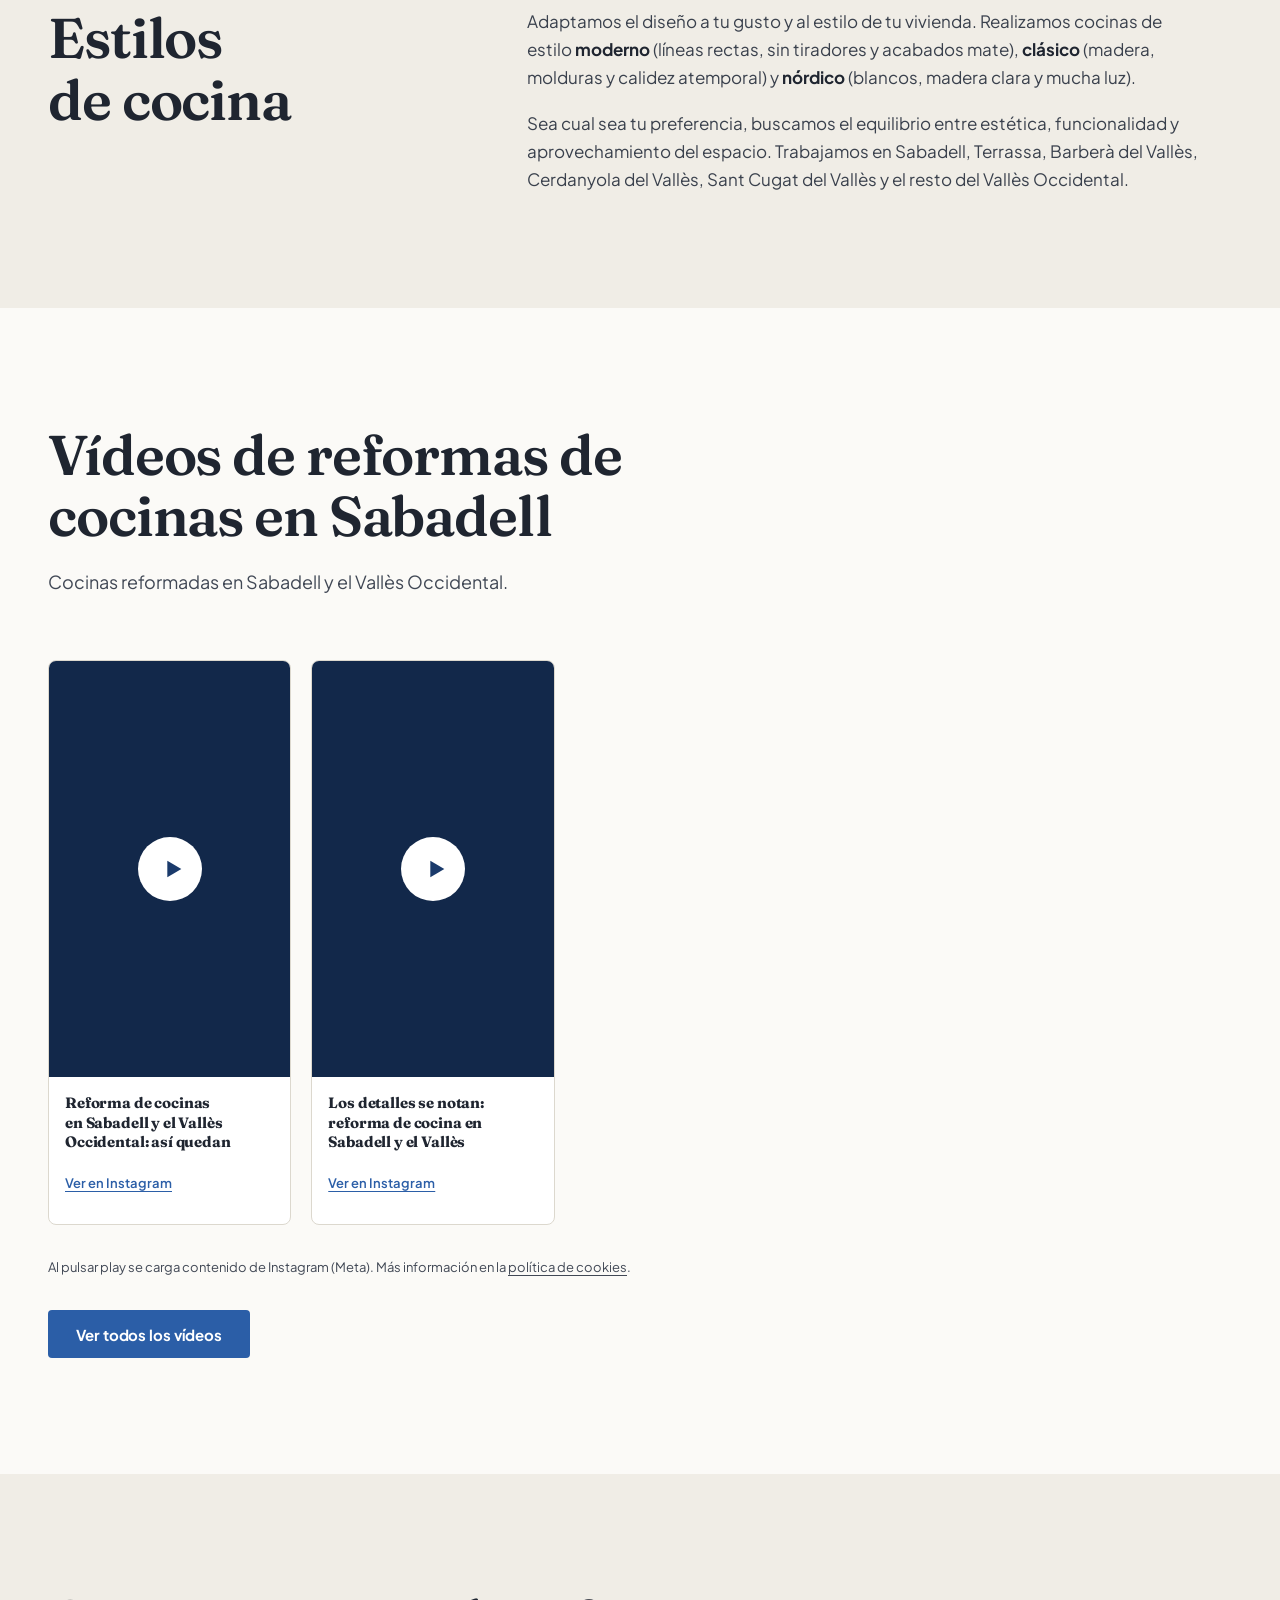
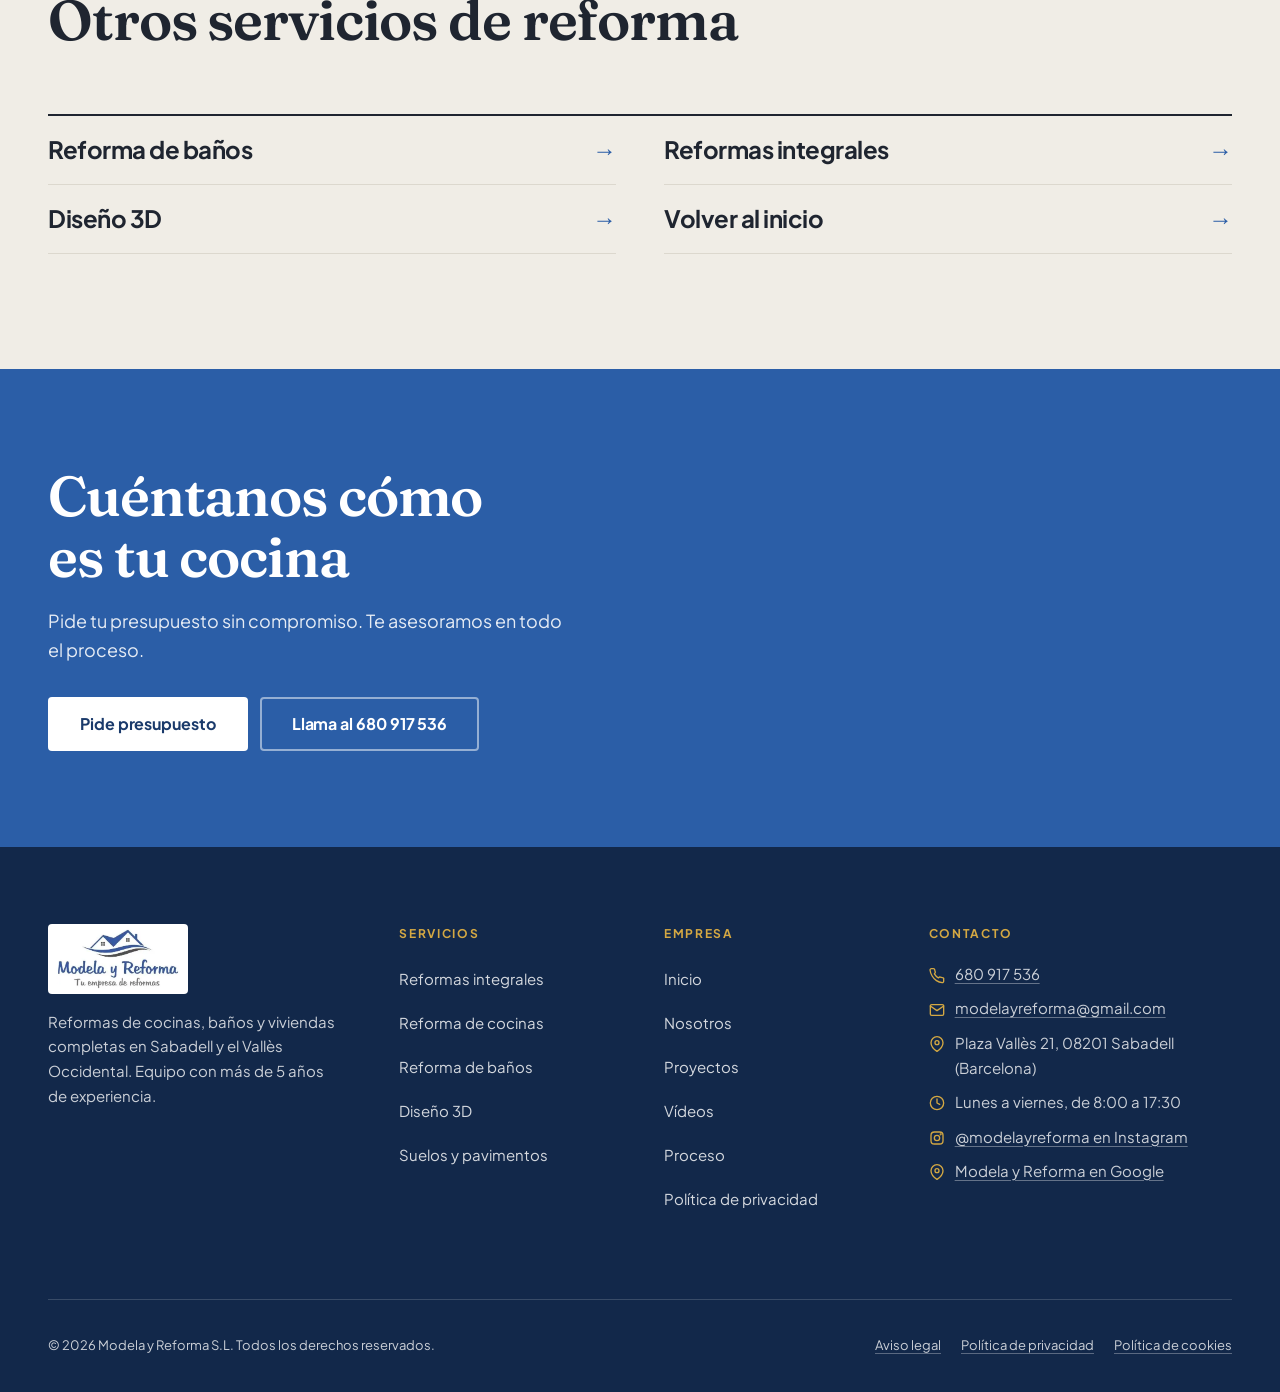
<file: reforma-de-cocinas-sabadell.html>
<!DOCTYPE html>
<html lang="es" data-type="service">
<head>
  <meta charset="UTF-8">
  <meta name="viewport" content="width=device-width, initial-scale=1.0">

  <!-- SECURITY -->
  <meta http-equiv="X-Content-Type-Options" content="nosniff">
  <meta name="referrer" content="strict-origin-when-cross-origin">
  <meta http-equiv="Content-Security-Policy" content="
    default-src 'self';
    script-src 'self';
    style-src 'self';
    font-src 'self';
    img-src 'self' data:;
    frame-src https://www.google.com/maps/ https://www.instagram.com/reel/;
    connect-src 'self' https://formspree.io;
    base-uri 'self';
    form-action https://formspree.io;
  ">

  <!-- SEO META -->
  <title>Reforma de Cocinas en Sabadell | Modela y Reforma</title>
  <meta name="description" content="Reforma de cocinas en Sabadell, Terrassa y el Vallès Occidental. Llave en mano, encimeras de calidad y presupuesto sin compromiso.">
  <meta name="theme-color" content="#1a3a6b">
  <meta name="author" content="Modela y Reforma">
  <meta name="robots" content="index, follow">
  <link rel="canonical" href="https://modelayreforma.com/reforma-de-cocinas-sabadell.html">

  <!-- OPEN GRAPH -->
  <meta property="og:type" content="website">
  <meta property="og:url" content="https://modelayreforma.com/reforma-de-cocinas-sabadell.html">
  <meta property="og:title" content="Reforma de Cocinas en Sabadell | Modela y Reforma">
  <meta property="og:description" content="Reforma de cocinas en Sabadell y el Vallès Occidental. Llave en mano, materiales de calidad y presupuesto sin compromiso.">
  <meta property="og:image" content="https://modelayreforma.com/images/copenhaguen-277-05.webp">
  <meta property="og:locale" content="es_ES">
  <meta property="og:site_name" content="Modela y Reforma">

  <!-- TWITTER CARD -->
  <meta name="twitter:card" content="summary_large_image">
  <meta name="twitter:title" content="Reforma de Cocinas en Sabadell | Modela y Reforma">
  <meta name="twitter:description" content="Reforma de cocinas en Sabadell y el Vallès Occidental. Llave en mano, materiales de calidad y presupuesto sin compromiso.">
  <meta name="twitter:image" content="https://modelayreforma.com/images/copenhaguen-277-05.webp">

  <!-- FONT (self-hosted) -->
  <link rel="preload" href="fonts/plus-jakarta-sans-latin.woff2" as="font" type="font/woff2" crossorigin>
  <link rel="preload" href="fonts/fraunces-latin.woff2" as="font" type="font/woff2" crossorigin>

  <!-- PRELOAD CRITICAL -->
  
  <!-- STYLES -->
  <link rel="stylesheet" href="css/styles.css">

  <!-- FAVICON -->
  <link rel="icon" href="favicon.ico" sizes="48x48 32x32 16x16">
  <link rel="icon" type="image/png" href="favicon-32x32.png" sizes="32x32">
  <link rel="apple-touch-icon" href="apple-touch-icon.png">

  <!-- SCHEMA.ORG JSON-LD -->
  <script type="application/ld+json">
  {
    "@context": "https://schema.org",
    "@type": "Service",
    "serviceType": "Reforma de cocinas",
    "name": "Reforma de cocinas en Sabadell",
    "description": "Reforma integral de cocinas en Sabadell y el Vallès Occidental: diseño 3D, muebles a medida, encimeras de porcelánico y cuarzo, electrodomésticos y acabados de primera calidad.",
    "url": "https://modelayreforma.com/reforma-de-cocinas-sabadell.html",
    "provider": {
      "@type": "HomeAndConstructionBusiness",
      "name": "Modela y Reforma",
      "telephone": "+34680917536",
      "email": "modelayreforma@gmail.com",
      "url": "https://modelayreforma.com",
      "image": "https://modelayreforma.com/images/copenhaguen-277-05.webp",
      "address": {
        "@type": "PostalAddress",
        "streetAddress": "Plaza Vallès 21",
        "addressLocality": "Sabadell",
        "addressRegion": "Barcelona",
        "postalCode": "08201",
        "addressCountry": "ES"
      }
    },
    "areaServed": [
      "Sabadell", "Terrassa", "Barberà del Vallès", "Cerdanyola del Vallès", "Sant Cugat del Vallès", "Vallès Occidental"
    ]
  }
  </script>
  <!-- videos:jsonld:start -->
  <script type="application/ld+json">
    {
      "@context": "https://schema.org",
      "@type": "VideoObject",
      "name": "Reforma de cocinas en Sabadell y el Vallès Occidental: así quedan",
      "description": "Reel de Modela y Reforma con una cocina reformada en Sabadell y el Vallès Occidental.",
      "thumbnailUrl": "https://modelayreforma.com/images/instagram/reforma-de-cocinas-asi-quedan.webp",
      "uploadDate": "2026-11-03",
      "embedUrl": "https://www.instagram.com/reel/DfSe_V4uku8/embed/",
      "publisher": {
        "@type": "Organization",
        "name": "Modela y Reforma",
        "url": "https://modelayreforma.com"
      }
    }
  </script>
  <script type="application/ld+json">
    {
      "@context": "https://schema.org",
      "@type": "VideoObject",
      "name": "Los detalles se notan: reforma de cocina en Sabadell y el Vallès",
      "description": "Reel de Modela y Reforma sobre los detalles de una cocina reformada en Sabadell y el Vallès.",
      "thumbnailUrl": "https://modelayreforma.com/images/instagram/los-detalles-se-notan.webp",
      "uploadDate": "2026-11-07",
      "embedUrl": "https://www.instagram.com/reel/DfcOb15RUoV/embed/",
      "publisher": {
        "@type": "Organization",
        "name": "Modela y Reforma",
        "url": "https://modelayreforma.com"
      }
    }
  </script>
  <!-- videos:jsonld:end -->
</head>

<body>
<a class="skip-link" href="#contenido">Saltar al contenido</a>

  <!-- ============================================================
       NAVEGACIÓN
       ============================================================ -->
  <nav class="nav" id="main-nav" aria-label="Menú principal">
    <div class="nav__inner">
      <a class="nav__logo" href="index.html" aria-label="Modela y Reforma - Inicio">
        <img src="images/logo-modela-recortado.webp" alt="Modela y Reforma - Tu empresa de reformas" width="112" height="56">
      </a>

      <ul class="nav__links" role="list">
        <li><a class="nav__link" href="index.html#inicio">Inicio</a></li>
        <li><a class="nav__link" href="index.html#nosotros">Nosotros</a></li>
        <li><a class="nav__link" href="index.html#servicios">Servicios</a></li>
        <li><a class="nav__link" href="index.html#proyectos">Proyectos</a></li>
        <!-- videos:nav:start -->
        <li><a class="nav__link" href="videos.html">Vídeos</a></li>
        <!-- videos:nav:end -->
        <li><a class="nav__link" href="index.html#proceso">Proceso</a></li>
        <li><a class="nav__link" href="index.html#contacto">Contacto</a></li>
      </ul>

      <a class="nav__tel" href="tel:+34680917536">
        <svg xmlns="http://www.w3.org/2000/svg" viewBox="0 0 24 24" fill="none" stroke="currentColor" stroke-width="2" stroke-linecap="round" stroke-linejoin="round" aria-hidden="true"><path d="M22 16.92v3a2 2 0 0 1-2.18 2 19.79 19.79 0 0 1-8.63-3.07A19.5 19.5 0 0 1 4.69 12 19.79 19.79 0 0 1 1.62 3.38 2 2 0 0 1 3.62 1h3a2 2 0 0 1 2 1.72c.127.96.361 1.903.7 2.81a2 2 0 0 1-.45 2.11L8.09 8.91a16 16 0 0 0 5.99 5.99l.77-.77a2 2 0 0 1 2.11-.45c.907.339 1.85.573 2.81.7A2 2 0 0 1 22 16.92z"/></svg>
        680 917 536
      </a>
      <a class="nav__cta" href="index.html#contacto">Pide presupuesto</a>

      <button type="button" class="nav__toggle" id="nav-toggle"
        aria-controls="nav-mobile" aria-expanded="false" aria-label="Abrir menú">
        <span></span><span></span><span></span>
      </button>
    </div>
  </nav>

  <!-- MENÚ MÓVIL -->
  <div class="nav__mobile" id="nav-mobile" aria-hidden="true">
    <nav aria-label="Menú móvil">
      <ul class="nav__mobile-links" role="list">
        <li><a class="nav__mobile-link" href="index.html#inicio">Inicio</a></li>
        <li><a class="nav__mobile-link" href="index.html#nosotros">Nosotros</a></li>
        <li><a class="nav__mobile-link" href="index.html#servicios">Servicios</a></li>
        <li><a class="nav__mobile-link" href="index.html#proyectos">Proyectos</a></li>
        <!-- videos:navm:start -->
        <li><a class="nav__mobile-link" href="videos.html">Vídeos</a></li>
        <!-- videos:navm:end -->
        <li><a class="nav__mobile-link" href="index.html#proceso">Proceso</a></li>
        <li><a class="nav__mobile-link" href="index.html#contacto">Contacto</a></li>
      </ul>
      <a class="btn btn--white btn--lg btn--block" href="index.html#contacto">Pide presupuesto</a>
    </nav>
  </div>

  <main id="contenido">

    <section class="page-hero" aria-labelledby="page-title">
      <div class="page-hero__grid">
        <div class="page-hero__text">
          <div class="page-hero__inner">
            <nav class="breadcrumb" aria-label="Migas de pan"><a href="index.html">Inicio</a><span aria-hidden="true">/</span><span aria-current="page">Reforma de cocinas</span></nav>
            <h1 class="page-hero__title" id="page-title">Reforma de cocinas en Sabadell y el Vallès</h1>
            <p class="page-hero__lead">Reformas de cocina llave en mano en Sabadell, Terrassa, Barberà del Vallès y todo el Vallès Occidental. Nos encargamos de la obra, el mobiliario y la encimera.</p>
            <div class="page-hero__actions">
              <a class="btn btn--primary btn--lg" href="index.html#contacto">Pide presupuesto</a>
              <a class="btn btn--outline btn--lg" href="tel:+34680917536">Llama al 680 917 536</a>
            </div>
          </div>
        </div>
        <div class="page-hero__media"><img src="images/cocina-cuarcita-01.webp" alt="Cocina reformada con encimera de cuarcita, muebles a medida y electrodomésticos integrados" width="1080" height="1080" fetchpriority="high"></div>
      </div>
    </section>

    <section class="section section--white">
      <div class="container">
        <div class="split">
          <div class="split__body">
            <h2 class="section__title">Una cocina pensada para tu día a día</h2>
            <p class="about__text">En <strong>Modela y Reforma</strong> nuestro equipo cuenta con más de 5 años de experiencia transformando cocinas en el Vallès Occidental. Nos encargamos de todo: derribo, fontanería, electricidad, alicatado, mobiliario, encimera y electrodomésticos.</p>
            <p class="about__text">Si lo necesitas, preparamos un <strong>diseño 3D</strong> de tu reforma para que veas cómo quedará: distribución, materiales, colores e iluminación.</p>
            <ul class="checklist" role="list">
              <li><svg xmlns="http://www.w3.org/2000/svg" viewBox="0 0 24 24" fill="none" stroke="currentColor" stroke-width="2.5" stroke-linecap="round" stroke-linejoin="round" aria-hidden="true"><polyline points="20 6 9 17 4 12"/></svg>Una sola empresa para toda la reforma</li>
              <li><svg xmlns="http://www.w3.org/2000/svg" viewBox="0 0 24 24" fill="none" stroke="currentColor" stroke-width="2.5" stroke-linecap="round" stroke-linejoin="round" aria-hidden="true"><polyline points="20 6 9 17 4 12"/></svg>Visita gratuita para tomar medidas</li>
              <li><svg xmlns="http://www.w3.org/2000/svg" viewBox="0 0 24 24" fill="none" stroke="currentColor" stroke-width="2.5" stroke-linecap="round" stroke-linejoin="round" aria-hidden="true"><polyline points="20 6 9 17 4 12"/></svg>Presupuesto cerrado y detallado</li>
            </ul>
            <a class="btn btn--primary" href="index.html#contacto">Pide presupuesto</a>
          </div>
          <div class="split__media"><img src="images/copenhaguen-277-05.webp" alt="Cocina reformada en Sabadell con muebles de madera, encimera de piedra y campana de acero inoxidable" width="1200" height="800" loading="lazy" decoding="async"></div>
        </div>
      </div>
    </section>

    <section class="section section--light">
      <div class="container">
        <div class="prose-layout">
          <div class="prose-layout__side">
            <h2 class="section__title">Cómo es el proceso de reforma de cocina</h2>
          </div>
          <div class="prose">
            <p>Nuestro método está pensado para que la reforma de tu cocina sea cómoda y previsible. Empezamos con una <strong>visita gratuita</strong> a tu vivienda en Sabadell o alrededores para tomar medidas y escuchar lo que necesitas. A continuación preparamos el presupuesto detallado, sin compromiso, y si lo quieres, un <strong>diseño 3D</strong> de la cocina.</p>
            <p>Una vez aprobado, planificamos la obra. Durante la ejecución coordinamos a todos los gremios (albañilería, fontanería, electricidad y montaje) y mantenemos la obra limpia y ordenada. Por último, hacemos una revisión final contigo para comprobar que cada detalle está bien antes de la entrega.</p>
            <h2>Presupuesto</h2>
            <p>El precio varía en función de los metros, la calidad de los materiales y los electrodomésticos. La mejor forma de saber cuánto costará la tuya es pedirnos un <strong>presupuesto sin compromiso</strong>: lo recibirás detallado y cerrado, sin partidas ocultas.</p>
          </div>
        </div>
      </div>
    </section>

    <section class="section section--white">
      <div class="container">
        <div class="split split--flip">
          <div class="split__body">
            <h2 class="section__title">Materiales que aguantan el uso diario</h2>
            <p class="about__text">Trabajamos con <strong>muebles de cocina a medida</strong> de alta resistencia a la humedad, con herrajes de cierre amortiguado. En encimeras ofrecemos <strong>porcelánico, cuarzo compacto, Dekton y granito</strong>, materiales duraderos y fáciles de limpiar.</p>
            <p class="about__text">Completamos la cocina con frentes a juego, iluminación LED bajo mueble, fregaderos bajo encimera y electrodomésticos de primeras marcas. Te asesoramos para elegir la mejor relación calidad-precio según tu presupuesto.</p>
          </div>
          <div class="split__media"><img src="images/cocina-madera-negro-01.webp" alt="Cocina con muebles de madera y frentes en negro, encimera y zona de trabajo" width="1080" height="1080" loading="lazy" decoding="async"></div>
        </div>
      </div>
    </section>

    <section class="section section--light">
      <div class="container">
        <div class="prose-layout">
          <div class="prose-layout__side">
            <h2 class="section__title">Estilos de cocina</h2>
          </div>
          <div class="prose">
            <p>Adaptamos el diseño a tu gusto y al estilo de tu vivienda. Realizamos cocinas de estilo <strong>moderno</strong> (líneas rectas, sin tiradores y acabados mate), <strong>clásico</strong> (madera, molduras y calidez atemporal) y <strong>nórdico</strong> (blancos, madera clara y mucha luz).</p>
            <p>Sea cual sea tu preferencia, buscamos el equilibrio entre estética, funcionalidad y aprovechamiento del espacio. Trabajamos en Sabadell, Terrassa, Barberà del Vallès, Cerdanyola del Vallès, Sant Cugat del Vallès y el resto del Vallès Occidental.</p>
          </div>
        </div>
      </div>
    </section>

    <!-- videos:service:start -->
    <section class="section section--white" id="videos" aria-labelledby="videos-title">
      <div class="container">
        <div class="section__header">
          <h2 class="section__title" id="videos-title">Vídeos de reformas de cocinas en Sabadell</h2>
          <p class="section__subtitle">Cocinas reformadas en Sabadell y el Vallès Occidental.</p>
        </div>
        <div class="video-carousel">
          <button class="video-carousel__btn video-carousel__btn--prev" type="button" aria-label="Vídeos anteriores" disabled>
            <svg xmlns="http://www.w3.org/2000/svg" width="22" height="22" viewBox="0 0 24 24" fill="none" stroke="currentColor" stroke-width="2.5" stroke-linecap="round" stroke-linejoin="round" aria-hidden="true"><polyline points="15 18 9 12 15 6"/></svg>
          </button>
          <div class="video-carousel__viewport" role="region" aria-roledescription="carrusel" aria-label="Vídeos del servicio: Reforma de cocinas" tabindex="0">
            <div class="video-carousel__track">
              <article class="video-card">
                <div class="video-facade video-facade--ar-9-16" data-video-id="DfSe_V4uku8" data-video-title="Reforma de cocinas en Sabadell y el Vallès Occidental: así quedan">
                  <img class="video-facade__thumb" src="images/instagram/reforma-de-cocinas-asi-quedan.webp" alt="Miniatura del vídeo: cocina en forma de L con muebles de madera y zona oscura, y el texto «¿Vas a reformar tu cocina?»" width="540" height="960" loading="lazy" decoding="async">
                  <button class="video-facade__play" type="button" aria-label="Reproducir vídeo: Reforma de cocinas en Sabadell y el Vallès Occidental: así quedan">
                    <span class="video-facade__icon" aria-hidden="true">
                      <svg xmlns="http://www.w3.org/2000/svg" width="28" height="28" viewBox="0 0 24 24" fill="currentColor"><polygon points="8 5 20 12 8 19 8 5"/></svg>
                    </span>
                  </button>
                </div>
                <div class="video-card__body">
                  <h3 class="video-card__title">Reforma de cocinas en Sabadell y el Vallès Occidental: así quedan</h3>
                  <p class="video-card__links">
                    <a href="https://www.instagram.com/reel/DfSe_V4uku8/" target="_blank" rel="noopener noreferrer">Ver en Instagram<span class="video-card__ext"> (se abre en otra pestaña)</span></a>
                  </p>
                </div>
              </article>
              <article class="video-card">
                <div class="video-facade video-facade--ar-9-16" data-video-id="DfcOb15RUoV" data-video-title="Los detalles se notan: reforma de cocina en Sabadell y el Vallès">
                  <img class="video-facade__thumb" src="images/instagram/los-detalles-se-notan.webp" alt="Miniatura del vídeo: fregadero negro con grifo extraíble sobre encimera clara y el texto «Los detalles se notan»" width="540" height="960" loading="lazy" decoding="async">
                  <button class="video-facade__play" type="button" aria-label="Reproducir vídeo: Los detalles se notan: reforma de cocina en Sabadell y el Vallès">
                    <span class="video-facade__icon" aria-hidden="true">
                      <svg xmlns="http://www.w3.org/2000/svg" width="28" height="28" viewBox="0 0 24 24" fill="currentColor"><polygon points="8 5 20 12 8 19 8 5"/></svg>
                    </span>
                  </button>
                </div>
                <div class="video-card__body">
                  <h3 class="video-card__title">Los detalles se notan: reforma de cocina en Sabadell y el Vallès</h3>
                  <p class="video-card__links">
                    <a href="https://www.instagram.com/reel/DfcOb15RUoV/" target="_blank" rel="noopener noreferrer">Ver en Instagram<span class="video-card__ext"> (se abre en otra pestaña)</span></a>
                  </p>
                </div>
              </article>
            </div>
          </div>
          <button class="video-carousel__btn video-carousel__btn--next" type="button" aria-label="Vídeos siguientes">
            <svg xmlns="http://www.w3.org/2000/svg" width="22" height="22" viewBox="0 0 24 24" fill="none" stroke="currentColor" stroke-width="2.5" stroke-linecap="round" stroke-linejoin="round" aria-hidden="true"><polyline points="9 18 15 12 9 6"/></svg>
          </button>
        </div>
        <p class="video-note">Al pulsar play se carga contenido de Instagram (Meta). Más información en la <a href="politica-cookies.html">política de cookies</a>.</p>
        <p class="video-more"><a class="btn btn--primary" href="videos.html">Ver todos los vídeos</a></p>
      </div>
    </section>
    <!-- videos:service:end -->

    <section class="section section--light">
      <div class="container">
        <div class="section__header"><h2 class="section__title">Otros servicios de reforma</h2></div>
        <div class="link-row"><a href="reforma-de-banos-sabadell.html">Reforma de baños</a><a href="reformas-integrales-sabadell.html">Reformas integrales</a><a href="diseno-3d-reformas-sabadell.html">Diseño 3D</a><a href="index.html">Volver al inicio</a></div>
      </div>
    </section>

    <section class="cta-section" aria-label="Llamada a la acción">
      <div class="container"><div class="cta__content">
        <h2 class="cta__title">Cuéntanos cómo es tu cocina</h2>
        <p class="cta__desc">Pide tu presupuesto sin compromiso. Te asesoramos en todo el proceso.</p>
        <div class="cta__actions"><a class="btn btn--white btn--lg" href="index.html#contacto">Pide presupuesto</a><a class="btn btn--outline-white btn--lg" href="tel:+34680917536">Llama al 680 917 536</a></div>
      </div></div>
    </section>

  </main>


  <!-- ============================================================
       PIE
       ============================================================ -->
  <footer class="footer">
    <div class="container">
      <div class="footer__grid">
        <div class="footer__brand">
          <img src="images/logo-modela-recortado.webp" alt="Modela y Reforma" class="footer__logo" width="140" height="70" loading="lazy">
          <p class="footer__brand-desc">
            Reformas de cocinas, baños y viviendas completas en Sabadell y el Vallès Occidental.
            Equipo con más de 5 años de experiencia.
          </p>
        </div>
        <div>
          <p class="footer__col-title">Servicios</p>
          <ul class="footer__links" role="list">
            <li><a class="footer__link" href="reformas-integrales-sabadell.html">Reformas integrales</a></li>
            <li><a class="footer__link" href="reforma-de-cocinas-sabadell.html">Reforma de cocinas</a></li>
            <li><a class="footer__link" href="reforma-de-banos-sabadell.html">Reforma de baños</a></li>
            <li><a class="footer__link" href="diseno-3d-reformas-sabadell.html">Diseño 3D</a></li>
            <li><a class="footer__link" href="index.html#servicios">Suelos y pavimentos</a></li>
          </ul>
        </div>
        <div>
          <p class="footer__col-title">Empresa</p>
          <ul class="footer__links" role="list">
            <li><a class="footer__link" href="index.html#inicio">Inicio</a></li>
            <li><a class="footer__link" href="index.html#nosotros">Nosotros</a></li>
            <li><a class="footer__link" href="index.html#proyectos">Proyectos</a></li>
            <!-- videos:footer:start -->
            <li><a class="footer__link" href="videos.html">Vídeos</a></li>
            <!-- videos:footer:end -->
            <li><a class="footer__link" href="index.html#proceso">Proceso</a></li>
            <li><a class="footer__link" href="privacidad.html">Política de privacidad</a></li>
          </ul>
        </div>
        <div>
          <p class="footer__col-title">Contacto</p>
          <div class="footer__contact-item">
            <svg xmlns="http://www.w3.org/2000/svg" viewBox="0 0 24 24" fill="none" stroke="currentColor" stroke-width="2" stroke-linecap="round" stroke-linejoin="round" aria-hidden="true"><path d="M22 16.92v3a2 2 0 0 1-2.18 2 19.79 19.79 0 0 1-8.63-3.07A19.5 19.5 0 0 1 4.69 12 19.79 19.79 0 0 1 1.62 3.38 2 2 0 0 1 3.62 1h3a2 2 0 0 1 2 1.72c.127.96.361 1.903.7 2.81a2 2 0 0 1-.45 2.11L8.09 8.91a16 16 0 0 0 5.99 5.99l.77-.77a2 2 0 0 1 2.11-.45c.907.339 1.85.573 2.81.7A2 2 0 0 1 22 16.92z"/></svg>
            <a href="tel:+34680917536">680 917 536</a>
          </div>
          <div class="footer__contact-item">
            <svg xmlns="http://www.w3.org/2000/svg" viewBox="0 0 24 24" fill="none" stroke="currentColor" stroke-width="2" stroke-linecap="round" stroke-linejoin="round" aria-hidden="true"><path d="M4 4h16c1.1 0 2 .9 2 2v12c0 1.1-.9 2-2 2H4c-1.1 0-2-.9-2-2V6c0-1.1.9-2 2-2z"/><polyline points="22,6 12,13 2,6"/></svg>
            <a href="mailto:modelayreforma@gmail.com">modelayreforma@gmail.com</a>
          </div>
          <div class="footer__contact-item">
            <svg xmlns="http://www.w3.org/2000/svg" viewBox="0 0 24 24" fill="none" stroke="currentColor" stroke-width="2" stroke-linecap="round" stroke-linejoin="round" aria-hidden="true"><path d="M21 10c0 7-9 13-9 13s-9-6-9-13a9 9 0 0 1 18 0z"/><circle cx="12" cy="10" r="3"/></svg>
            <span>Plaza Vallès 21, 08201 Sabadell (Barcelona)</span>
          </div>
          <div class="footer__contact-item">
            <svg xmlns="http://www.w3.org/2000/svg" viewBox="0 0 24 24" fill="none" stroke="currentColor" stroke-width="2" stroke-linecap="round" stroke-linejoin="round" aria-hidden="true"><circle cx="12" cy="12" r="10"/><polyline points="12 6 12 12 16 14"/></svg>
            <span>Lunes a viernes, de 8:00 a 17:30</span>
          </div>
          <div class="footer__contact-item">
            <svg xmlns="http://www.w3.org/2000/svg" viewBox="0 0 24 24" fill="none" stroke="currentColor" stroke-width="2" stroke-linecap="round" stroke-linejoin="round" aria-hidden="true"><rect x="3" y="3" width="18" height="18" rx="5"/><circle cx="12" cy="12" r="4"/><circle cx="17.5" cy="6.5" r=".6" fill="currentColor"/></svg>
            <a href="https://www.instagram.com/modelayreforma/" target="_blank" rel="noopener noreferrer">@modelayreforma en Instagram<span class="video-card__ext"> (se abre en otra pestaña)</span></a>
          </div>
          <div class="footer__contact-item">
            <svg xmlns="http://www.w3.org/2000/svg" viewBox="0 0 24 24" fill="none" stroke="currentColor" stroke-width="2" stroke-linecap="round" stroke-linejoin="round" aria-hidden="true"><path d="M21 10c0 7-9 13-9 13s-9-6-9-13a9 9 0 0 1 18 0z"/><circle cx="12" cy="10" r="3"/></svg>
            <a href="https://share.google/HfESZU33AaqXhA6Zc" target="_blank" rel="noopener noreferrer">Modela y Reforma en Google<span class="video-card__ext"> (se abre en otra pestaña)</span></a>
          </div>
        </div>
      </div>
      <div class="footer__bottom">
        <p class="footer__copy">&copy; <span id="footer-year"></span> Modela y Reforma S.L. Todos los derechos reservados.</p>
        <nav class="footer__bottom-links" aria-label="Links legales">
          <a class="footer__bottom-link" href="aviso-legal.html">Aviso legal</a>
          <a class="footer__bottom-link" href="privacidad.html">Política de privacidad</a>
          <a class="footer__bottom-link" href="politica-cookies.html">Política de cookies</a>
        </nav>
      </div>
    </div>
  </footer>

  <!-- WHATSAPP (escritorio) -->
  <a class="whatsapp-btn" href="https://wa.me/34680917536" target="_blank" rel="noopener noreferrer"
     aria-label="Contactar por WhatsApp" title="Escríbenos por WhatsApp">
    <svg xmlns="http://www.w3.org/2000/svg" viewBox="0 0 24 24" fill="currentColor" aria-hidden="true"><path d="M17.472 14.382c-.297-.149-1.758-.867-2.03-.967-.273-.099-.471-.148-.67.15-.197.297-.767.966-.94 1.164-.173.199-.347.223-.644.075-.297-.15-1.255-.463-2.39-1.475-.883-.788-1.48-1.761-1.653-2.059-.173-.297-.018-.458.13-.606.134-.133.298-.347.446-.52.149-.174.198-.298.298-.497.099-.198.05-.371-.025-.52-.075-.149-.669-1.612-.916-2.207-.242-.579-.487-.5-.669-.51-.173-.008-.371-.01-.57-.01-.198 0-.52.074-.792.372-.272.297-1.04 1.016-1.04 2.479 0 1.462 1.065 2.875 1.213 3.074.149.198 2.096 3.2 5.077 4.487.709.306 1.262.489 1.694.625.712.227 1.36.195 1.871.118.571-.085 1.758-.719 2.006-1.413.248-.694.248-1.289.173-1.413-.074-.124-.272-.198-.57-.347zM12.05 21.785h-.004a9.87 9.87 0 0 1-5.031-1.378l-.361-.214-3.741.982.998-3.648-.235-.374a9.86 9.86 0 0 1-1.51-5.26c.001-5.45 4.436-9.884 9.888-9.884 2.64 0 5.122 1.03 6.988 2.898a9.825 9.825 0 0 1 2.893 6.994c-.003 5.45-4.437 9.884-9.885 9.884zm8.413-18.297A11.815 11.815 0 0 0 12.05 0C5.495 0 .16 5.335.157 11.892c0 2.096.547 4.142 1.588 5.945L.057 24l6.305-1.654a11.882 11.882 0 0 0 5.683 1.448h.005c6.554 0 11.89-5.335 11.893-11.893a11.821 11.821 0 0 0-3.48-8.413z"/></svg>
  </a>

  <!-- BARRA DE ACCIONES (móvil) -->
  <nav class="action-bar" aria-label="Contacto rápido">
    <a href="tel:+34680917536">
      <svg xmlns="http://www.w3.org/2000/svg" viewBox="0 0 24 24" fill="none" stroke="currentColor" stroke-width="2" stroke-linecap="round" stroke-linejoin="round" aria-hidden="true"><path d="M22 16.92v3a2 2 0 0 1-2.18 2 19.79 19.79 0 0 1-8.63-3.07A19.5 19.5 0 0 1 4.69 12 19.79 19.79 0 0 1 1.62 3.38 2 2 0 0 1 3.62 1h3a2 2 0 0 1 2 1.72c.127.96.361 1.903.7 2.81a2 2 0 0 1-.45 2.11L8.09 8.91a16 16 0 0 0 5.99 5.99l.77-.77a2 2 0 0 1 2.11-.45c.907.339 1.85.573 2.81.7A2 2 0 0 1 22 16.92z"/></svg>
      Llamar
    </a>
    <a href="https://wa.me/34680917536" target="_blank" rel="noopener noreferrer">
      <svg xmlns="http://www.w3.org/2000/svg" viewBox="0 0 24 24" fill="currentColor" aria-hidden="true"><path d="M17.472 14.382c-.297-.149-1.758-.867-2.03-.967-.273-.099-.471-.148-.67.15-.197.297-.767.966-.94 1.164-.173.199-.347.223-.644.075-.297-.15-1.255-.463-2.39-1.475-.883-.788-1.48-1.761-1.653-2.059-.173-.297-.018-.458.13-.606.134-.133.298-.347.446-.52.149-.174.198-.298.298-.497.099-.198.05-.371-.025-.52-.075-.149-.669-1.612-.916-2.207-.242-.579-.487-.5-.669-.51-.173-.008-.371-.01-.57-.01-.198 0-.52.074-.792.372-.272.297-1.04 1.016-1.04 2.479 0 1.462 1.065 2.875 1.213 3.074.149.198 2.096 3.2 5.077 4.487.709.306 1.262.489 1.694.625.712.227 1.36.195 1.871.118.571-.085 1.758-.719 2.006-1.413.248-.694.248-1.289.173-1.413-.074-.124-.272-.198-.57-.347zM12.05 21.785h-.004a9.87 9.87 0 0 1-5.031-1.378l-.361-.214-3.741.982.998-3.648-.235-.374a9.86 9.86 0 0 1-1.51-5.26c.001-5.45 4.436-9.884 9.888-9.884 2.64 0 5.122 1.03 6.988 2.898a9.825 9.825 0 0 1 2.893 6.994c-.003 5.45-4.437 9.884-9.885 9.884zm8.413-18.297A11.815 11.815 0 0 0 12.05 0C5.495 0 .16 5.335.157 11.892c0 2.096.547 4.142 1.588 5.945L.057 24l6.305-1.654a11.882 11.882 0 0 0 5.683 1.448h.005c6.554 0 11.89-5.335 11.893-11.893a11.821 11.821 0 0 0-3.48-8.413z"/></svg>
      WhatsApp
    </a>
    <a class="action-bar__main" href="index.html#contacto">
      <svg xmlns="http://www.w3.org/2000/svg" viewBox="0 0 24 24" fill="none" stroke="currentColor" stroke-width="2" stroke-linecap="round" stroke-linejoin="round" aria-hidden="true"><path d="M14 2H6a2 2 0 0 0-2 2v16a2 2 0 0 0 2 2h12a2 2 0 0 0 2-2V8z"/><polyline points="14 2 14 8 20 8"/><line x1="16" y1="13" x2="8" y2="13"/><line x1="16" y1="17" x2="8" y2="17"/></svg>
      Presupuesto
    </a>
  </nav>

  <script src="js/main.js" defer></script>
</body>
</html>
</file>
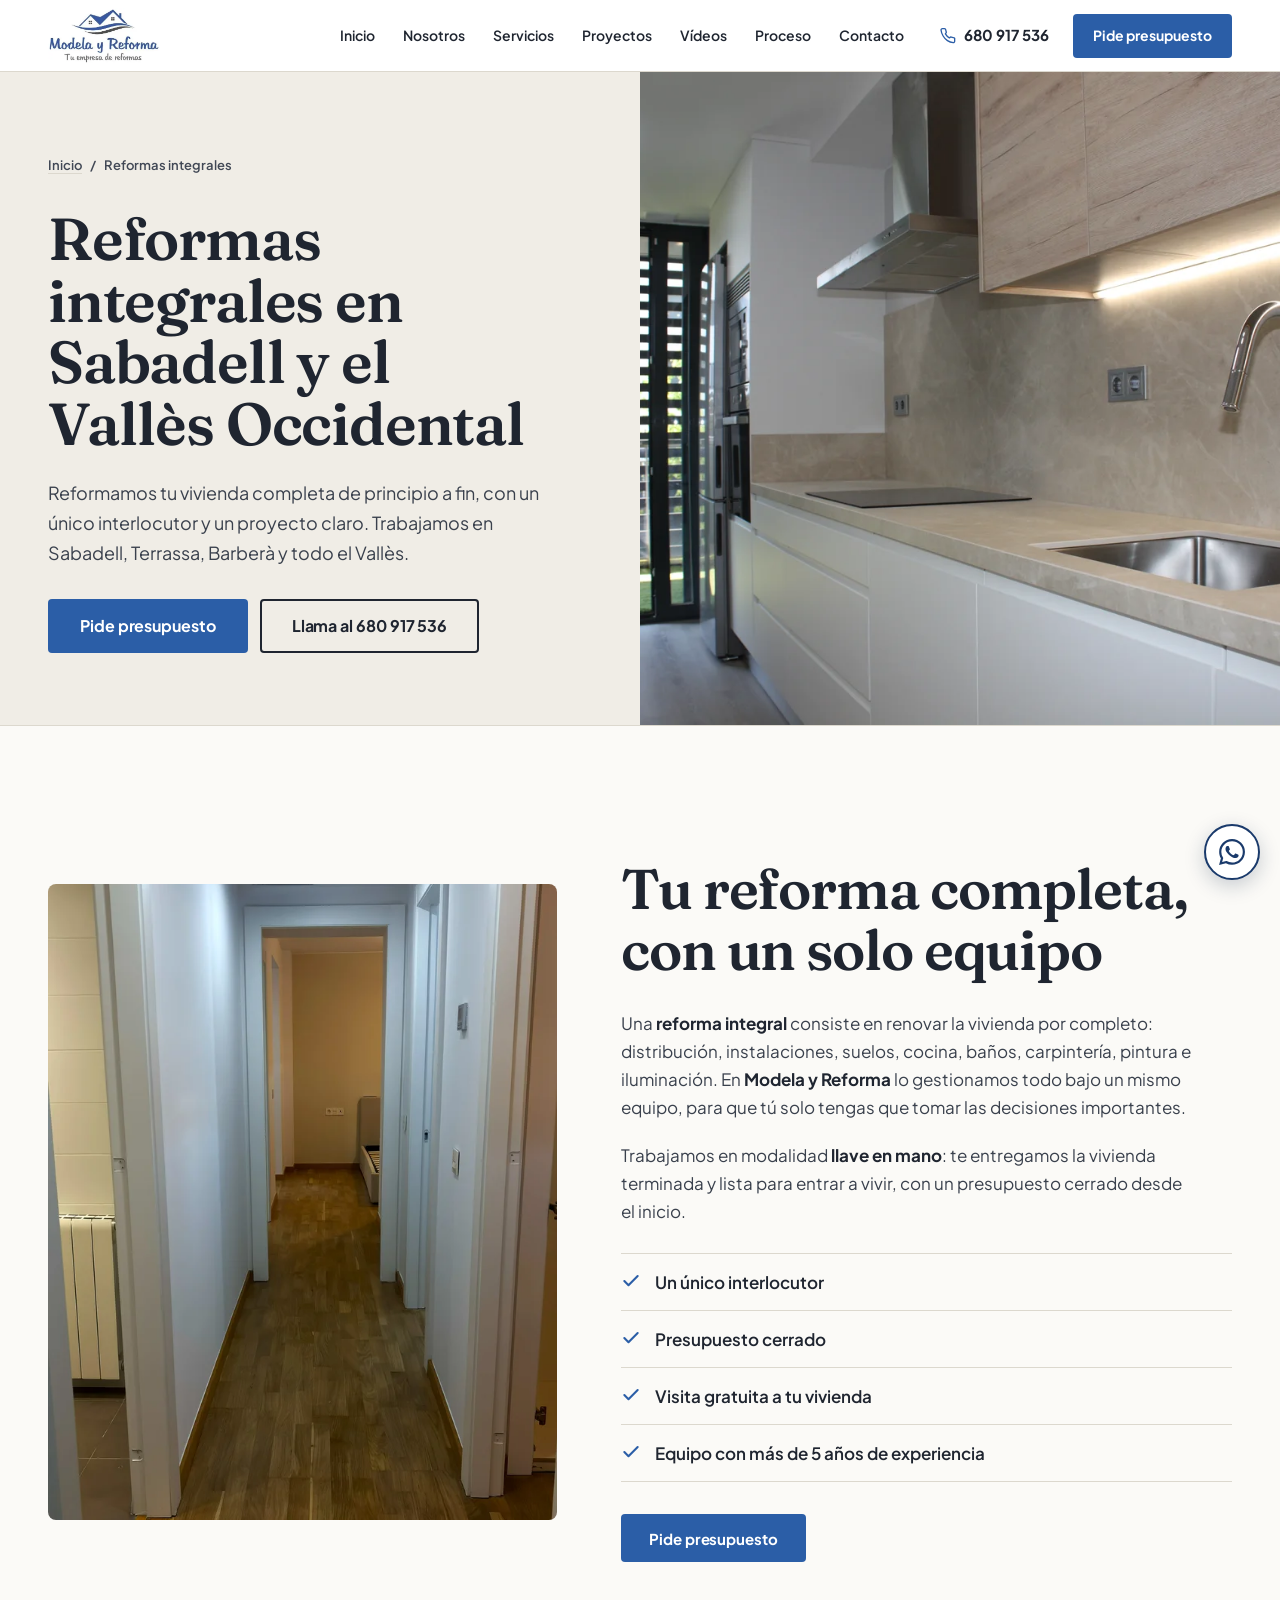
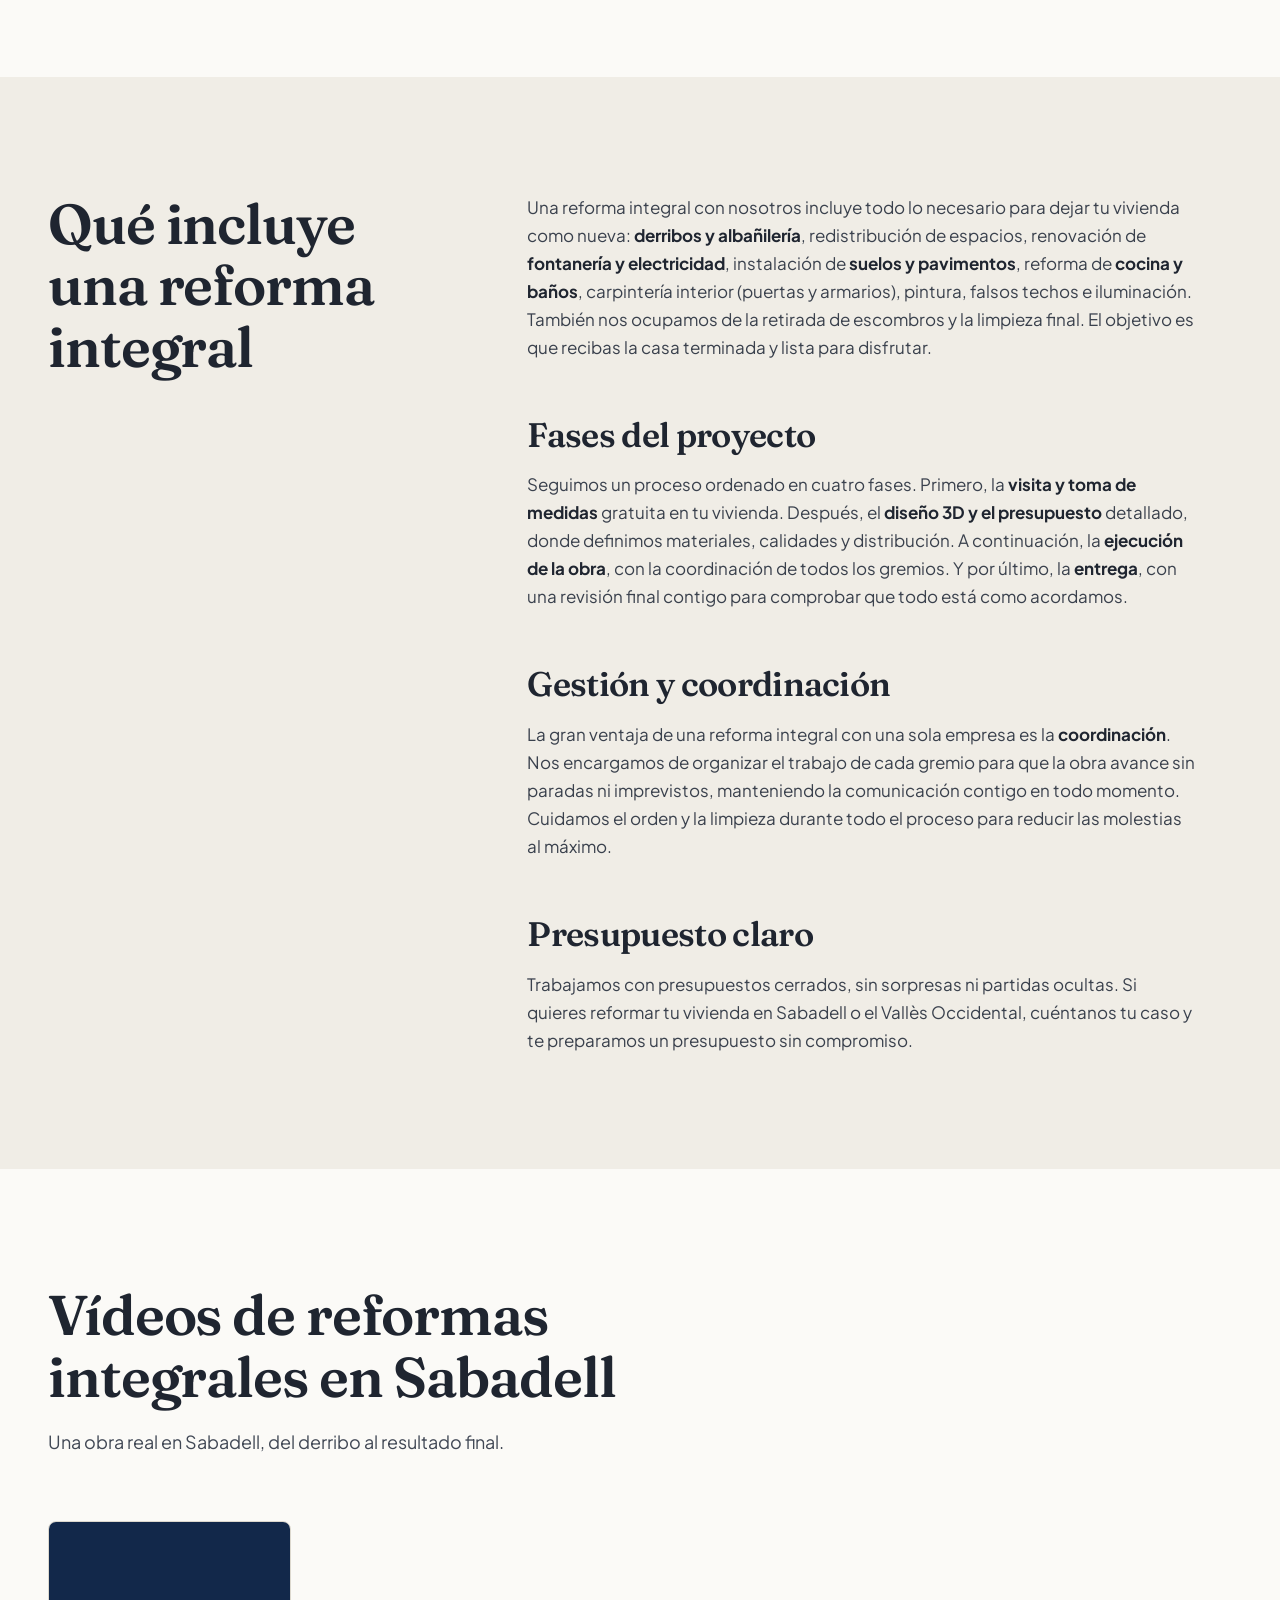
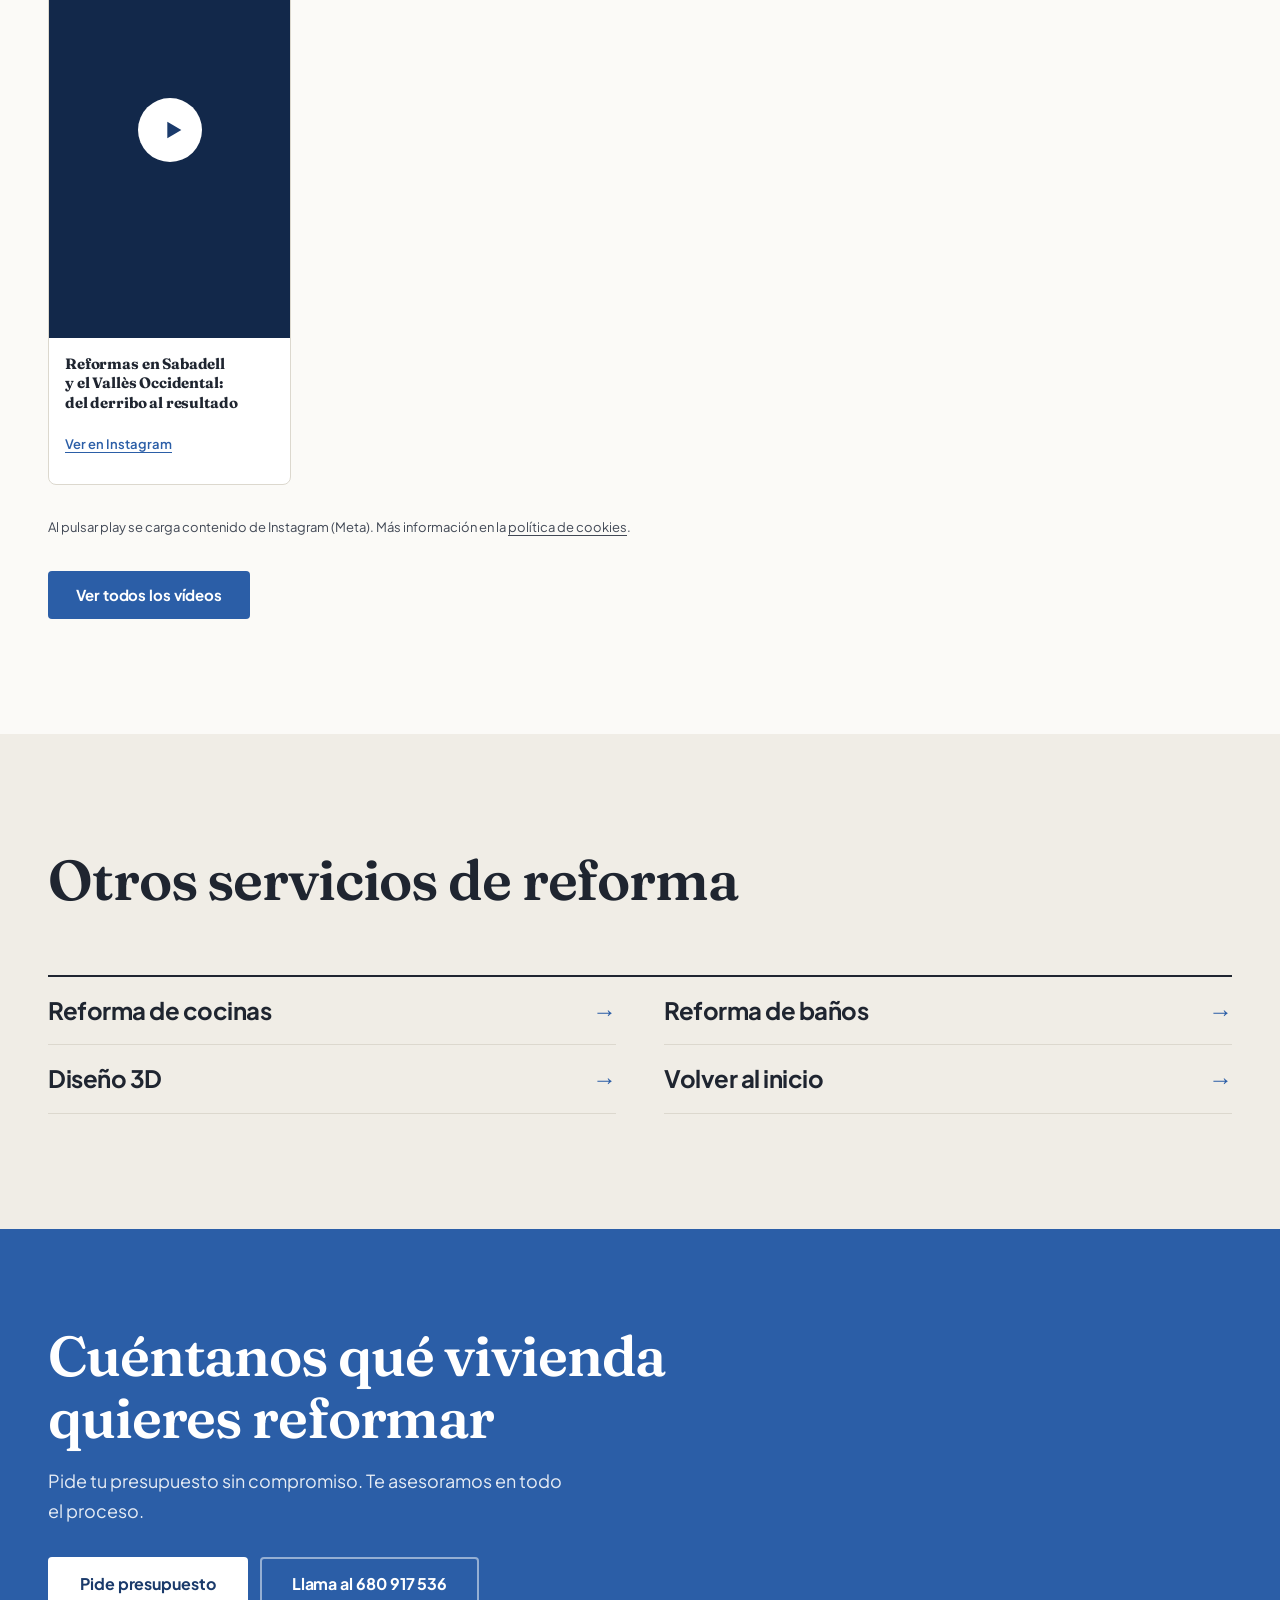
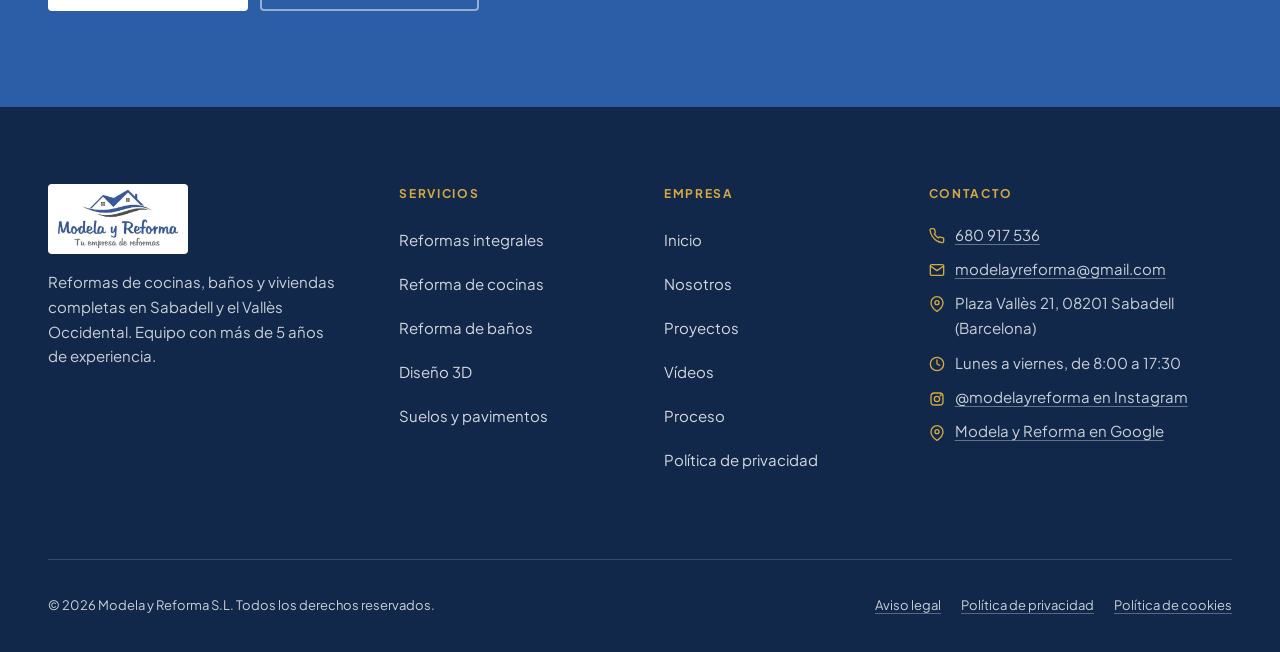
<file: reformas-integrales-sabadell.html>
<!DOCTYPE html>
<html lang="es" data-type="service">
<head>
  <meta charset="UTF-8">
  <meta name="viewport" content="width=device-width, initial-scale=1.0">

  <!-- SECURITY -->
  <meta http-equiv="X-Content-Type-Options" content="nosniff">
  <meta name="referrer" content="strict-origin-when-cross-origin">
  <meta http-equiv="Content-Security-Policy" content="
    default-src 'self';
    script-src 'self';
    style-src 'self';
    font-src 'self';
    img-src 'self' data:;
    frame-src https://www.google.com/maps/ https://www.instagram.com/reel/;
    connect-src 'self' https://formspree.io;
    base-uri 'self';
    form-action https://formspree.io;
  ">

  <!-- SEO META -->
  <title>Reformas Integrales en Sabadell | Modela y Reforma</title>
  <meta name="description" content="Reformas integrales de viviendas en Sabadell y el Vallès Occidental. Proyecto llave en mano y gestión completa. Presupuesto sin compromiso.">
  <meta name="theme-color" content="#1a3a6b">
  <meta name="author" content="Modela y Reforma">
  <meta name="robots" content="index, follow">
  <link rel="canonical" href="https://modelayreforma.com/reformas-integrales-sabadell.html">

  <!-- OPEN GRAPH -->
  <meta property="og:type" content="website">
  <meta property="og:url" content="https://modelayreforma.com/reformas-integrales-sabadell.html">
  <meta property="og:title" content="Reformas Integrales en Sabadell | Modela y Reforma">
  <meta property="og:description" content="Reformas integrales de viviendas en Sabadell y el Vallès Occidental. Proyecto llave en mano con gestión completa.">
  <meta property="og:image" content="https://modelayreforma.com/images/copenhaguen-277-07.webp">
  <meta property="og:locale" content="es_ES">
  <meta property="og:site_name" content="Modela y Reforma">

  <!-- TWITTER CARD -->
  <meta name="twitter:card" content="summary_large_image">
  <meta name="twitter:title" content="Reformas Integrales en Sabadell | Modela y Reforma">
  <meta name="twitter:description" content="Reformas integrales de viviendas en Sabadell y el Vallès Occidental. Proyecto llave en mano con gestión completa.">
  <meta name="twitter:image" content="https://modelayreforma.com/images/copenhaguen-277-07.webp">

  <!-- FONT (self-hosted) -->
  <link rel="preload" href="fonts/plus-jakarta-sans-latin.woff2" as="font" type="font/woff2" crossorigin>
  <link rel="preload" href="fonts/fraunces-latin.woff2" as="font" type="font/woff2" crossorigin>

  <!-- STYLES -->
  <link rel="stylesheet" href="css/styles.css">

  <!-- FAVICON -->
  <link rel="icon" href="favicon.ico" sizes="48x48 32x32 16x16">
  <link rel="icon" type="image/png" href="favicon-32x32.png" sizes="32x32">
  <link rel="apple-touch-icon" href="apple-touch-icon.png">

  <!-- SCHEMA.ORG JSON-LD -->
  <script type="application/ld+json">
  {
    "@context": "https://schema.org",
    "@type": "Service",
    "serviceType": "Reforma integral de viviendas",
    "name": "Reformas integrales en Sabadell",
    "description": "Reformas integrales de viviendas y pisos en Sabadell y el Vallès Occidental: proyecto llave en mano, coordinación de todos los gremios y diseño 3D.",
    "url": "https://modelayreforma.com/reformas-integrales-sabadell.html",
    "provider": {
      "@type": "HomeAndConstructionBusiness",
      "name": "Modela y Reforma",
      "telephone": "+34680917536",
      "email": "modelayreforma@gmail.com",
      "url": "https://modelayreforma.com",
      "image": "https://modelayreforma.com/images/copenhaguen-277-07.webp",
      "address": {
        "@type": "PostalAddress",
        "streetAddress": "Plaza Vallès 21",
        "addressLocality": "Sabadell",
        "addressRegion": "Barcelona",
        "postalCode": "08201",
        "addressCountry": "ES"
      }
    },
    "areaServed": [
      "Sabadell", "Terrassa", "Barberà del Vallès", "Cerdanyola del Vallès", "Sant Cugat del Vallès", "Vallès Occidental"
    ]
  }
  </script>
  <!-- videos:jsonld:start -->
  <script type="application/ld+json">
    {
      "@context": "https://schema.org",
      "@type": "VideoObject",
      "name": "Reformas en Sabadell y el Vallès Occidental: del derribo al resultado",
      "description": "Reel de Modela y Reforma sobre una reforma en Sabadell y el Vallès Occidental, del derribo al resultado.",
      "thumbnailUrl": "https://modelayreforma.com/images/instagram/del-derribo-al-resultado.webp",
      "uploadDate": "2026-11-02",
      "embedUrl": "https://www.instagram.com/reel/DfP8M5MuJK8/embed/",
      "publisher": {
        "@type": "Organization",
        "name": "Modela y Reforma",
        "url": "https://modelayreforma.com"
      }
    }
  </script>
  <!-- videos:jsonld:end -->
</head>

<body>
<a class="skip-link" href="#contenido">Saltar al contenido</a>

  <!-- ============================================================
       NAVEGACIÓN
       ============================================================ -->
  <nav class="nav" id="main-nav" aria-label="Menú principal">
    <div class="nav__inner">
      <a class="nav__logo" href="index.html" aria-label="Modela y Reforma - Inicio">
        <img src="images/logo-modela-recortado.webp" alt="Modela y Reforma - Tu empresa de reformas" width="112" height="56">
      </a>

      <ul class="nav__links" role="list">
        <li><a class="nav__link" href="index.html#inicio">Inicio</a></li>
        <li><a class="nav__link" href="index.html#nosotros">Nosotros</a></li>
        <li><a class="nav__link" href="index.html#servicios">Servicios</a></li>
        <li><a class="nav__link" href="index.html#proyectos">Proyectos</a></li>
        <!-- videos:nav:start -->
        <li><a class="nav__link" href="videos.html">Vídeos</a></li>
        <!-- videos:nav:end -->
        <li><a class="nav__link" href="index.html#proceso">Proceso</a></li>
        <li><a class="nav__link" href="index.html#contacto">Contacto</a></li>
      </ul>

      <a class="nav__tel" href="tel:+34680917536">
        <svg xmlns="http://www.w3.org/2000/svg" viewBox="0 0 24 24" fill="none" stroke="currentColor" stroke-width="2" stroke-linecap="round" stroke-linejoin="round" aria-hidden="true"><path d="M22 16.92v3a2 2 0 0 1-2.18 2 19.79 19.79 0 0 1-8.63-3.07A19.5 19.5 0 0 1 4.69 12 19.79 19.79 0 0 1 1.62 3.38 2 2 0 0 1 3.62 1h3a2 2 0 0 1 2 1.72c.127.96.361 1.903.7 2.81a2 2 0 0 1-.45 2.11L8.09 8.91a16 16 0 0 0 5.99 5.99l.77-.77a2 2 0 0 1 2.11-.45c.907.339 1.85.573 2.81.7A2 2 0 0 1 22 16.92z"/></svg>
        680 917 536
      </a>
      <a class="nav__cta" href="index.html#contacto">Pide presupuesto</a>

      <button type="button" class="nav__toggle" id="nav-toggle"
        aria-controls="nav-mobile" aria-expanded="false" aria-label="Abrir menú">
        <span></span><span></span><span></span>
      </button>
    </div>
  </nav>

  <!-- MENÚ MÓVIL -->
  <div class="nav__mobile" id="nav-mobile" aria-hidden="true">
    <nav aria-label="Menú móvil">
      <ul class="nav__mobile-links" role="list">
        <li><a class="nav__mobile-link" href="index.html#inicio">Inicio</a></li>
        <li><a class="nav__mobile-link" href="index.html#nosotros">Nosotros</a></li>
        <li><a class="nav__mobile-link" href="index.html#servicios">Servicios</a></li>
        <li><a class="nav__mobile-link" href="index.html#proyectos">Proyectos</a></li>
        <!-- videos:navm:start -->
        <li><a class="nav__mobile-link" href="videos.html">Vídeos</a></li>
        <!-- videos:navm:end -->
        <li><a class="nav__mobile-link" href="index.html#proceso">Proceso</a></li>
        <li><a class="nav__mobile-link" href="index.html#contacto">Contacto</a></li>
      </ul>
      <a class="btn btn--white btn--lg btn--block" href="index.html#contacto">Pide presupuesto</a>
    </nav>
  </div>

  <main id="contenido">

    <!-- HERO -->
    <section class="page-hero" aria-labelledby="page-title">
      <div class="page-hero__grid">
        <div class="page-hero__text">
          <div class="page-hero__inner">
            <nav class="breadcrumb" aria-label="Migas de pan"><a href="index.html">Inicio</a><span aria-hidden="true">/</span><span aria-current="page">Reformas integrales</span></nav>
            <h1 class="page-hero__title" id="page-title">Reformas integrales en Sabadell y el Vallès Occidental</h1>
            <p class="page-hero__lead">Reformamos tu vivienda completa de principio a fin, con un único interlocutor y un proyecto claro. Trabajamos en Sabadell, Terrassa, Barberà y todo el Vallès.</p>
            <div class="page-hero__actions">
              <a class="btn btn--primary btn--lg" href="index.html#contacto">Pide presupuesto</a>
              <a class="btn btn--outline btn--lg" href="tel:+34680917536">Llama al 680 917 536</a>
            </div>
          </div>
        </div>
        <div class="page-hero__media"><img src="images/copenhaguen-277-07.webp" alt="Cocina lineal blanca con iluminación LED en una vivienda reformada en Sabadell" width="1200" height="800" fetchpriority="high"></div>
      </div>
    </section>

    <!-- INTRO -->
    <section class="section section--white">
      <div class="container">
        <div class="split split--flip">
          <div class="split__body">
            <h2 class="section__title">Tu reforma completa, con un solo equipo</h2>
            <p class="about__text">Una <strong>reforma integral</strong> consiste en renovar la vivienda por completo: distribución, instalaciones, suelos, cocina, baños, carpintería, pintura e iluminación. En <strong>Modela y Reforma</strong> lo gestionamos todo bajo un mismo equipo, para que tú solo tengas que tomar las decisiones importantes.</p>
            <p class="about__text">Trabajamos en modalidad <strong>llave en mano</strong>: te entregamos la vivienda terminada y lista para entrar a vivir, con un presupuesto cerrado desde el inicio.</p>
            <ul class="checklist" role="list">
              <li><svg xmlns="http://www.w3.org/2000/svg" viewBox="0 0 24 24" fill="none" stroke="currentColor" stroke-width="2.5" stroke-linecap="round" stroke-linejoin="round" aria-hidden="true"><polyline points="20 6 9 17 4 12"/></svg>Un único interlocutor</li>
              <li><svg xmlns="http://www.w3.org/2000/svg" viewBox="0 0 24 24" fill="none" stroke="currentColor" stroke-width="2.5" stroke-linecap="round" stroke-linejoin="round" aria-hidden="true"><polyline points="20 6 9 17 4 12"/></svg>Presupuesto cerrado</li>
              <li><svg xmlns="http://www.w3.org/2000/svg" viewBox="0 0 24 24" fill="none" stroke="currentColor" stroke-width="2.5" stroke-linecap="round" stroke-linejoin="round" aria-hidden="true"><polyline points="20 6 9 17 4 12"/></svg>Visita gratuita a tu vivienda</li>
              <li><svg xmlns="http://www.w3.org/2000/svg" viewBox="0 0 24 24" fill="none" stroke="currentColor" stroke-width="2.5" stroke-linecap="round" stroke-linejoin="round" aria-hidden="true"><polyline points="20 6 9 17 4 12"/></svg>Equipo con más de 5 años de experiencia</li>
            </ul>
            <a class="btn btn--primary" href="index.html#contacto">Pide presupuesto</a>
          </div>
          <div class="split__media"><img src="images/copenhaguen-285-02.webp" alt="Pasillo de una vivienda reformada con suelo de parquet, puertas y paredes blancas" width="675" height="1200" loading="lazy" decoding="async"></div>
        </div>
      </div>
    </section>

    <!-- CONTENIDO -->
    <section class="section section--light">
      <div class="container">
        <div class="prose-layout">
          <div class="prose-layout__side">
            <h2 class="section__title">Qué incluye una reforma integral</h2>
          </div>
          <div class="prose">
            <p>Una reforma integral con nosotros incluye todo lo necesario para dejar tu vivienda como nueva: <strong>derribos y albañilería</strong>, redistribución de espacios, renovación de <strong>fontanería y electricidad</strong>, instalación de <strong>suelos y pavimentos</strong>, reforma de <strong>cocina y baños</strong>, carpintería interior (puertas y armarios), pintura, falsos techos e iluminación. También nos ocupamos de la retirada de escombros y la limpieza final. El objetivo es que recibas la casa terminada y lista para disfrutar.</p>
            <h2>Fases del proyecto</h2>
            <p>Seguimos un proceso ordenado en cuatro fases. Primero, la <strong>visita y toma de medidas</strong> gratuita en tu vivienda. Después, el <strong>diseño 3D y el presupuesto</strong> detallado, donde definimos materiales, calidades y distribución. A continuación, la <strong>ejecución de la obra</strong>, con la coordinación de todos los gremios. Y por último, la <strong>entrega</strong>, con una revisión final contigo para comprobar que todo está como acordamos.</p>
            <h2>Gestión y coordinación</h2>
            <p>La gran ventaja de una reforma integral con una sola empresa es la <strong>coordinación</strong>. Nos encargamos de organizar el trabajo de cada gremio para que la obra avance sin paradas ni imprevistos, manteniendo la comunicación contigo en todo momento. Cuidamos el orden y la limpieza durante todo el proceso para reducir las molestias al máximo.</p>
            <h2>Presupuesto claro</h2>
            <p>Trabajamos con presupuestos cerrados, sin sorpresas ni partidas ocultas. Si quieres reformar tu vivienda en Sabadell o el Vallès Occidental, cuéntanos tu caso y te preparamos un presupuesto sin compromiso.</p>
          </div>
        </div>
      </div>
    </section>

    <!-- videos:service:start -->
    <section class="section section--white" id="videos" aria-labelledby="videos-title">
      <div class="container">
        <div class="section__header">
          <h2 class="section__title" id="videos-title">Vídeos de reformas integrales en Sabadell</h2>
          <p class="section__subtitle">Una obra real en Sabadell, del derribo al resultado final.</p>
        </div>
        <div class="video-carousel">
          <button class="video-carousel__btn video-carousel__btn--prev" type="button" aria-label="Vídeos anteriores" disabled>
            <svg xmlns="http://www.w3.org/2000/svg" width="22" height="22" viewBox="0 0 24 24" fill="none" stroke="currentColor" stroke-width="2.5" stroke-linecap="round" stroke-linejoin="round" aria-hidden="true"><polyline points="15 18 9 12 15 6"/></svg>
          </button>
          <div class="video-carousel__viewport" role="region" aria-roledescription="carrusel" aria-label="Vídeos del servicio: Reformas integrales" tabindex="0">
            <div class="video-carousel__track">
              <article class="video-card">
                <div class="video-facade video-facade--ar-9-16" data-video-id="DfP8M5MuJK8" data-video-title="Reformas en Sabadell y el Vallès Occidental: del derribo al resultado">
                  <img class="video-facade__thumb" src="images/instagram/del-derribo-al-resultado.webp" alt="Miniatura del vídeo: baño con azulejos antiguos y el texto «¿Vas a reformar tu casa?»" width="540" height="960" loading="lazy" decoding="async">
                  <button class="video-facade__play" type="button" aria-label="Reproducir vídeo: Reformas en Sabadell y el Vallès Occidental: del derribo al resultado">
                    <span class="video-facade__icon" aria-hidden="true">
                      <svg xmlns="http://www.w3.org/2000/svg" width="28" height="28" viewBox="0 0 24 24" fill="currentColor"><polygon points="8 5 20 12 8 19 8 5"/></svg>
                    </span>
                  </button>
                </div>
                <div class="video-card__body">
                  <h3 class="video-card__title">Reformas en Sabadell y el Vallès Occidental: del derribo al resultado</h3>
                  <p class="video-card__links">
                    <a href="https://www.instagram.com/reel/DfP8M5MuJK8/" target="_blank" rel="noopener noreferrer">Ver en Instagram<span class="video-card__ext"> (se abre en otra pestaña)</span></a>
                  </p>
                </div>
              </article>
            </div>
          </div>
          <button class="video-carousel__btn video-carousel__btn--next" type="button" aria-label="Vídeos siguientes">
            <svg xmlns="http://www.w3.org/2000/svg" width="22" height="22" viewBox="0 0 24 24" fill="none" stroke="currentColor" stroke-width="2.5" stroke-linecap="round" stroke-linejoin="round" aria-hidden="true"><polyline points="9 18 15 12 9 6"/></svg>
          </button>
        </div>
        <p class="video-note">Al pulsar play se carga contenido de Instagram (Meta). Más información en la <a href="politica-cookies.html">política de cookies</a>.</p>
        <p class="video-more"><a class="btn btn--primary" href="videos.html">Ver todos los vídeos</a></p>
      </div>
    </section>
    <!-- videos:service:end -->

    <!-- OTROS SERVICIOS -->
    <section class="section section--light">
      <div class="container">
        <div class="section__header">
          <h2 class="section__title">Otros servicios de reforma</h2>
        </div>
        <div class="link-row">
          <a href="reforma-de-cocinas-sabadell.html">Reforma de cocinas</a>
          <a href="reforma-de-banos-sabadell.html">Reforma de baños</a>
          <a href="diseno-3d-reformas-sabadell.html">Diseño 3D</a>
          <a href="index.html">Volver al inicio</a>
        </div>
      </div>
    </section>

    <!-- CTA FINAL -->
    <section class="cta-section" aria-label="Llamada a la acción">
      <div class="container">
        <div class="cta__content">
          <h2 class="cta__title">Cuéntanos qué vivienda quieres reformar</h2>
          <p class="cta__desc">Pide tu presupuesto sin compromiso. Te asesoramos en todo el proceso.</p>
          <div class="cta__actions">
            <a class="btn btn--white btn--lg" href="index.html#contacto">Pide presupuesto</a>
            <a class="btn btn--outline-white btn--lg" href="tel:+34680917536">Llama al 680 917 536</a>
          </div>
        </div>
      </div>
    </section>

  </main>


  <!-- ============================================================
       PIE
       ============================================================ -->
  <footer class="footer">
    <div class="container">
      <div class="footer__grid">
        <div class="footer__brand">
          <img src="images/logo-modela-recortado.webp" alt="Modela y Reforma" class="footer__logo" width="140" height="70" loading="lazy">
          <p class="footer__brand-desc">
            Reformas de cocinas, baños y viviendas completas en Sabadell y el Vallès Occidental.
            Equipo con más de 5 años de experiencia.
          </p>
        </div>
        <div>
          <p class="footer__col-title">Servicios</p>
          <ul class="footer__links" role="list">
            <li><a class="footer__link" href="reformas-integrales-sabadell.html">Reformas integrales</a></li>
            <li><a class="footer__link" href="reforma-de-cocinas-sabadell.html">Reforma de cocinas</a></li>
            <li><a class="footer__link" href="reforma-de-banos-sabadell.html">Reforma de baños</a></li>
            <li><a class="footer__link" href="diseno-3d-reformas-sabadell.html">Diseño 3D</a></li>
            <li><a class="footer__link" href="index.html#servicios">Suelos y pavimentos</a></li>
          </ul>
        </div>
        <div>
          <p class="footer__col-title">Empresa</p>
          <ul class="footer__links" role="list">
            <li><a class="footer__link" href="index.html#inicio">Inicio</a></li>
            <li><a class="footer__link" href="index.html#nosotros">Nosotros</a></li>
            <li><a class="footer__link" href="index.html#proyectos">Proyectos</a></li>
            <!-- videos:footer:start -->
            <li><a class="footer__link" href="videos.html">Vídeos</a></li>
            <!-- videos:footer:end -->
            <li><a class="footer__link" href="index.html#proceso">Proceso</a></li>
            <li><a class="footer__link" href="privacidad.html">Política de privacidad</a></li>
          </ul>
        </div>
        <div>
          <p class="footer__col-title">Contacto</p>
          <div class="footer__contact-item">
            <svg xmlns="http://www.w3.org/2000/svg" viewBox="0 0 24 24" fill="none" stroke="currentColor" stroke-width="2" stroke-linecap="round" stroke-linejoin="round" aria-hidden="true"><path d="M22 16.92v3a2 2 0 0 1-2.18 2 19.79 19.79 0 0 1-8.63-3.07A19.5 19.5 0 0 1 4.69 12 19.79 19.79 0 0 1 1.62 3.38 2 2 0 0 1 3.62 1h3a2 2 0 0 1 2 1.72c.127.96.361 1.903.7 2.81a2 2 0 0 1-.45 2.11L8.09 8.91a16 16 0 0 0 5.99 5.99l.77-.77a2 2 0 0 1 2.11-.45c.907.339 1.85.573 2.81.7A2 2 0 0 1 22 16.92z"/></svg>
            <a href="tel:+34680917536">680 917 536</a>
          </div>
          <div class="footer__contact-item">
            <svg xmlns="http://www.w3.org/2000/svg" viewBox="0 0 24 24" fill="none" stroke="currentColor" stroke-width="2" stroke-linecap="round" stroke-linejoin="round" aria-hidden="true"><path d="M4 4h16c1.1 0 2 .9 2 2v12c0 1.1-.9 2-2 2H4c-1.1 0-2-.9-2-2V6c0-1.1.9-2 2-2z"/><polyline points="22,6 12,13 2,6"/></svg>
            <a href="mailto:modelayreforma@gmail.com">modelayreforma@gmail.com</a>
          </div>
          <div class="footer__contact-item">
            <svg xmlns="http://www.w3.org/2000/svg" viewBox="0 0 24 24" fill="none" stroke="currentColor" stroke-width="2" stroke-linecap="round" stroke-linejoin="round" aria-hidden="true"><path d="M21 10c0 7-9 13-9 13s-9-6-9-13a9 9 0 0 1 18 0z"/><circle cx="12" cy="10" r="3"/></svg>
            <span>Plaza Vallès 21, 08201 Sabadell (Barcelona)</span>
          </div>
          <div class="footer__contact-item">
            <svg xmlns="http://www.w3.org/2000/svg" viewBox="0 0 24 24" fill="none" stroke="currentColor" stroke-width="2" stroke-linecap="round" stroke-linejoin="round" aria-hidden="true"><circle cx="12" cy="12" r="10"/><polyline points="12 6 12 12 16 14"/></svg>
            <span>Lunes a viernes, de 8:00 a 17:30</span>
          </div>
          <div class="footer__contact-item">
            <svg xmlns="http://www.w3.org/2000/svg" viewBox="0 0 24 24" fill="none" stroke="currentColor" stroke-width="2" stroke-linecap="round" stroke-linejoin="round" aria-hidden="true"><rect x="3" y="3" width="18" height="18" rx="5"/><circle cx="12" cy="12" r="4"/><circle cx="17.5" cy="6.5" r=".6" fill="currentColor"/></svg>
            <a href="https://www.instagram.com/modelayreforma/" target="_blank" rel="noopener noreferrer">@modelayreforma en Instagram<span class="video-card__ext"> (se abre en otra pestaña)</span></a>
          </div>
          <div class="footer__contact-item">
            <svg xmlns="http://www.w3.org/2000/svg" viewBox="0 0 24 24" fill="none" stroke="currentColor" stroke-width="2" stroke-linecap="round" stroke-linejoin="round" aria-hidden="true"><path d="M21 10c0 7-9 13-9 13s-9-6-9-13a9 9 0 0 1 18 0z"/><circle cx="12" cy="10" r="3"/></svg>
            <a href="https://share.google/HfESZU33AaqXhA6Zc" target="_blank" rel="noopener noreferrer">Modela y Reforma en Google<span class="video-card__ext"> (se abre en otra pestaña)</span></a>
          </div>
        </div>
      </div>
      <div class="footer__bottom">
        <p class="footer__copy">&copy; <span id="footer-year"></span> Modela y Reforma S.L. Todos los derechos reservados.</p>
        <nav class="footer__bottom-links" aria-label="Links legales">
          <a class="footer__bottom-link" href="aviso-legal.html">Aviso legal</a>
          <a class="footer__bottom-link" href="privacidad.html">Política de privacidad</a>
          <a class="footer__bottom-link" href="politica-cookies.html">Política de cookies</a>
        </nav>
      </div>
    </div>
  </footer>

  <!-- WHATSAPP (escritorio) -->
  <a class="whatsapp-btn" href="https://wa.me/34680917536" target="_blank" rel="noopener noreferrer"
     aria-label="Contactar por WhatsApp" title="Escríbenos por WhatsApp">
    <svg xmlns="http://www.w3.org/2000/svg" viewBox="0 0 24 24" fill="currentColor" aria-hidden="true"><path d="M17.472 14.382c-.297-.149-1.758-.867-2.03-.967-.273-.099-.471-.148-.67.15-.197.297-.767.966-.94 1.164-.173.199-.347.223-.644.075-.297-.15-1.255-.463-2.39-1.475-.883-.788-1.48-1.761-1.653-2.059-.173-.297-.018-.458.13-.606.134-.133.298-.347.446-.52.149-.174.198-.298.298-.497.099-.198.05-.371-.025-.52-.075-.149-.669-1.612-.916-2.207-.242-.579-.487-.5-.669-.51-.173-.008-.371-.01-.57-.01-.198 0-.52.074-.792.372-.272.297-1.04 1.016-1.04 2.479 0 1.462 1.065 2.875 1.213 3.074.149.198 2.096 3.2 5.077 4.487.709.306 1.262.489 1.694.625.712.227 1.36.195 1.871.118.571-.085 1.758-.719 2.006-1.413.248-.694.248-1.289.173-1.413-.074-.124-.272-.198-.57-.347zM12.05 21.785h-.004a9.87 9.87 0 0 1-5.031-1.378l-.361-.214-3.741.982.998-3.648-.235-.374a9.86 9.86 0 0 1-1.51-5.26c.001-5.45 4.436-9.884 9.888-9.884 2.64 0 5.122 1.03 6.988 2.898a9.825 9.825 0 0 1 2.893 6.994c-.003 5.45-4.437 9.884-9.885 9.884zm8.413-18.297A11.815 11.815 0 0 0 12.05 0C5.495 0 .16 5.335.157 11.892c0 2.096.547 4.142 1.588 5.945L.057 24l6.305-1.654a11.882 11.882 0 0 0 5.683 1.448h.005c6.554 0 11.89-5.335 11.893-11.893a11.821 11.821 0 0 0-3.48-8.413z"/></svg>
  </a>

  <!-- BARRA DE ACCIONES (móvil) -->
  <nav class="action-bar" aria-label="Contacto rápido">
    <a href="tel:+34680917536">
      <svg xmlns="http://www.w3.org/2000/svg" viewBox="0 0 24 24" fill="none" stroke="currentColor" stroke-width="2" stroke-linecap="round" stroke-linejoin="round" aria-hidden="true"><path d="M22 16.92v3a2 2 0 0 1-2.18 2 19.79 19.79 0 0 1-8.63-3.07A19.5 19.5 0 0 1 4.69 12 19.79 19.79 0 0 1 1.62 3.38 2 2 0 0 1 3.62 1h3a2 2 0 0 1 2 1.72c.127.96.361 1.903.7 2.81a2 2 0 0 1-.45 2.11L8.09 8.91a16 16 0 0 0 5.99 5.99l.77-.77a2 2 0 0 1 2.11-.45c.907.339 1.85.573 2.81.7A2 2 0 0 1 22 16.92z"/></svg>
      Llamar
    </a>
    <a href="https://wa.me/34680917536" target="_blank" rel="noopener noreferrer">
      <svg xmlns="http://www.w3.org/2000/svg" viewBox="0 0 24 24" fill="currentColor" aria-hidden="true"><path d="M17.472 14.382c-.297-.149-1.758-.867-2.03-.967-.273-.099-.471-.148-.67.15-.197.297-.767.966-.94 1.164-.173.199-.347.223-.644.075-.297-.15-1.255-.463-2.39-1.475-.883-.788-1.48-1.761-1.653-2.059-.173-.297-.018-.458.13-.606.134-.133.298-.347.446-.52.149-.174.198-.298.298-.497.099-.198.05-.371-.025-.52-.075-.149-.669-1.612-.916-2.207-.242-.579-.487-.5-.669-.51-.173-.008-.371-.01-.57-.01-.198 0-.52.074-.792.372-.272.297-1.04 1.016-1.04 2.479 0 1.462 1.065 2.875 1.213 3.074.149.198 2.096 3.2 5.077 4.487.709.306 1.262.489 1.694.625.712.227 1.36.195 1.871.118.571-.085 1.758-.719 2.006-1.413.248-.694.248-1.289.173-1.413-.074-.124-.272-.198-.57-.347zM12.05 21.785h-.004a9.87 9.87 0 0 1-5.031-1.378l-.361-.214-3.741.982.998-3.648-.235-.374a9.86 9.86 0 0 1-1.51-5.26c.001-5.45 4.436-9.884 9.888-9.884 2.64 0 5.122 1.03 6.988 2.898a9.825 9.825 0 0 1 2.893 6.994c-.003 5.45-4.437 9.884-9.885 9.884zm8.413-18.297A11.815 11.815 0 0 0 12.05 0C5.495 0 .16 5.335.157 11.892c0 2.096.547 4.142 1.588 5.945L.057 24l6.305-1.654a11.882 11.882 0 0 0 5.683 1.448h.005c6.554 0 11.89-5.335 11.893-11.893a11.821 11.821 0 0 0-3.48-8.413z"/></svg>
      WhatsApp
    </a>
    <a class="action-bar__main" href="index.html#contacto">
      <svg xmlns="http://www.w3.org/2000/svg" viewBox="0 0 24 24" fill="none" stroke="currentColor" stroke-width="2" stroke-linecap="round" stroke-linejoin="round" aria-hidden="true"><path d="M14 2H6a2 2 0 0 0-2 2v16a2 2 0 0 0 2 2h12a2 2 0 0 0 2-2V8z"/><polyline points="14 2 14 8 20 8"/><line x1="16" y1="13" x2="8" y2="13"/><line x1="16" y1="17" x2="8" y2="17"/></svg>
      Presupuesto
    </a>
  </nav>

  <script src="js/main.js" defer></script>
</body>
</html>
</file>
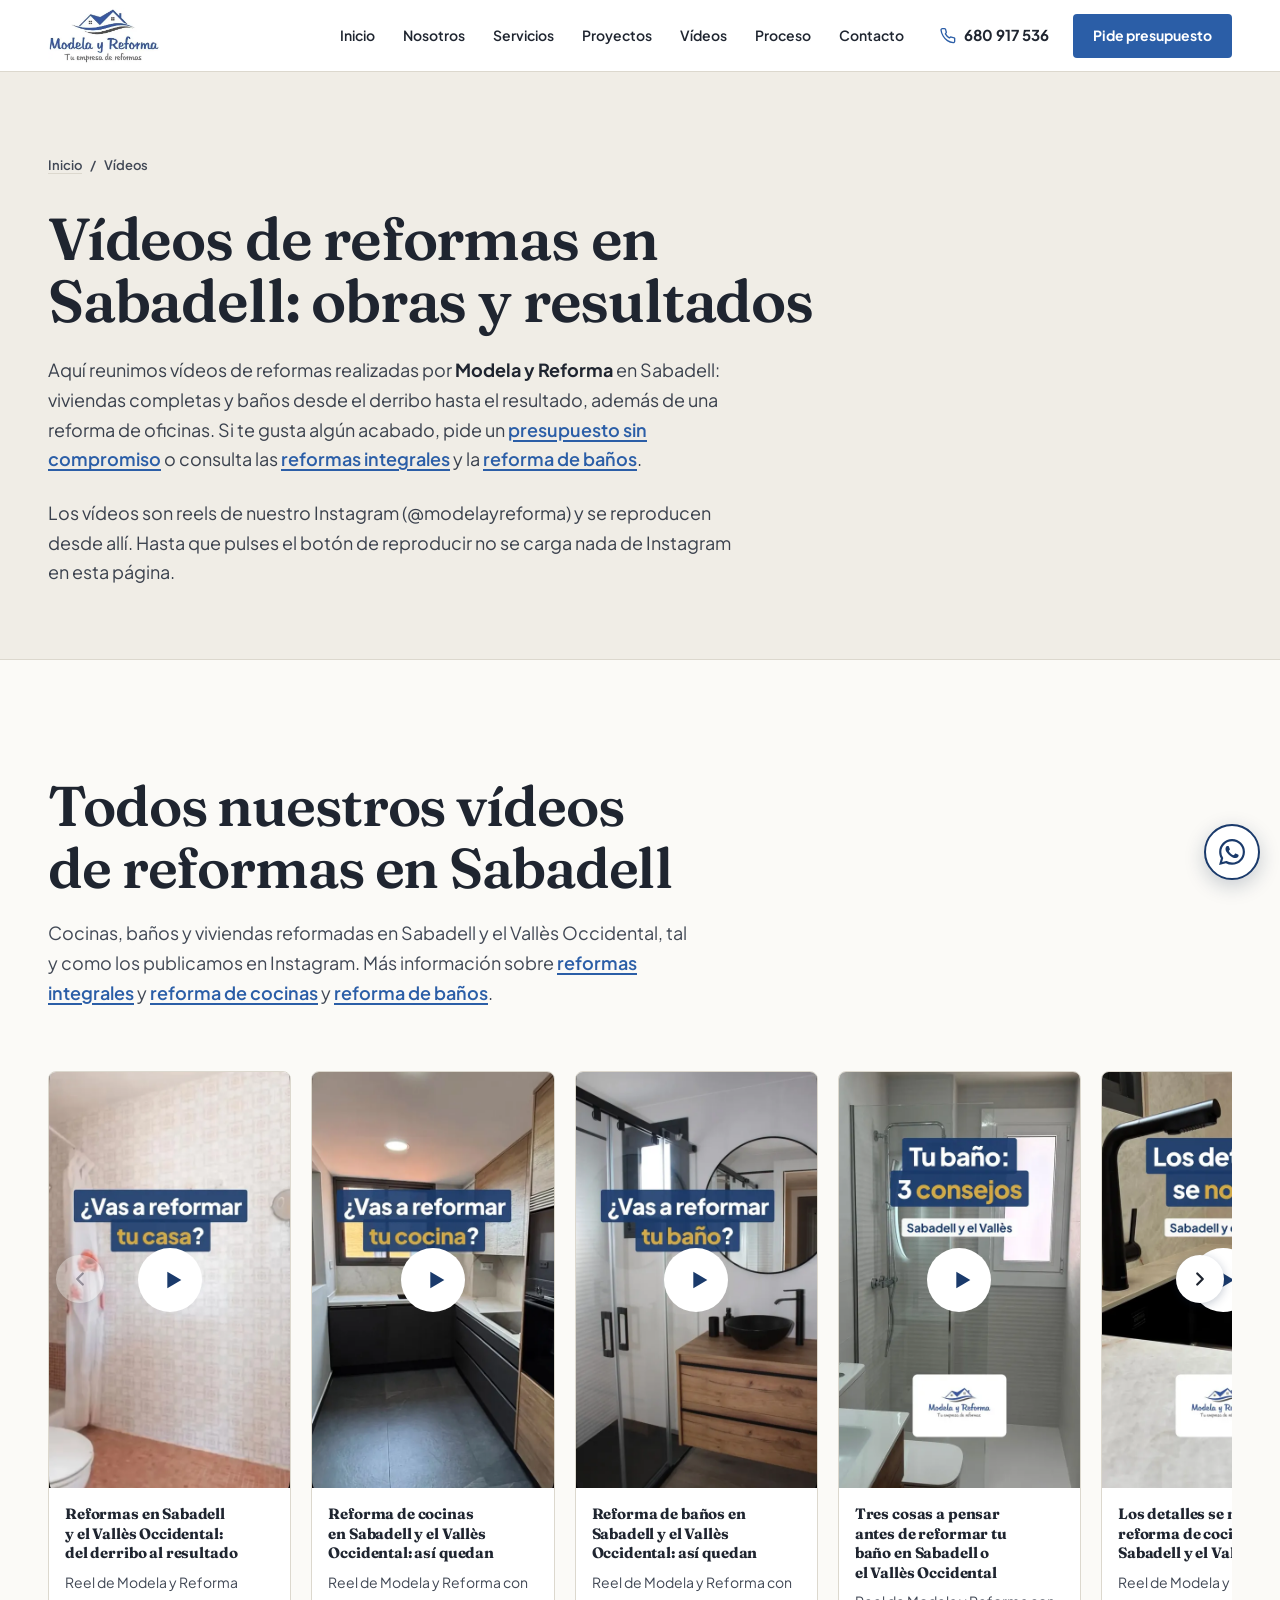
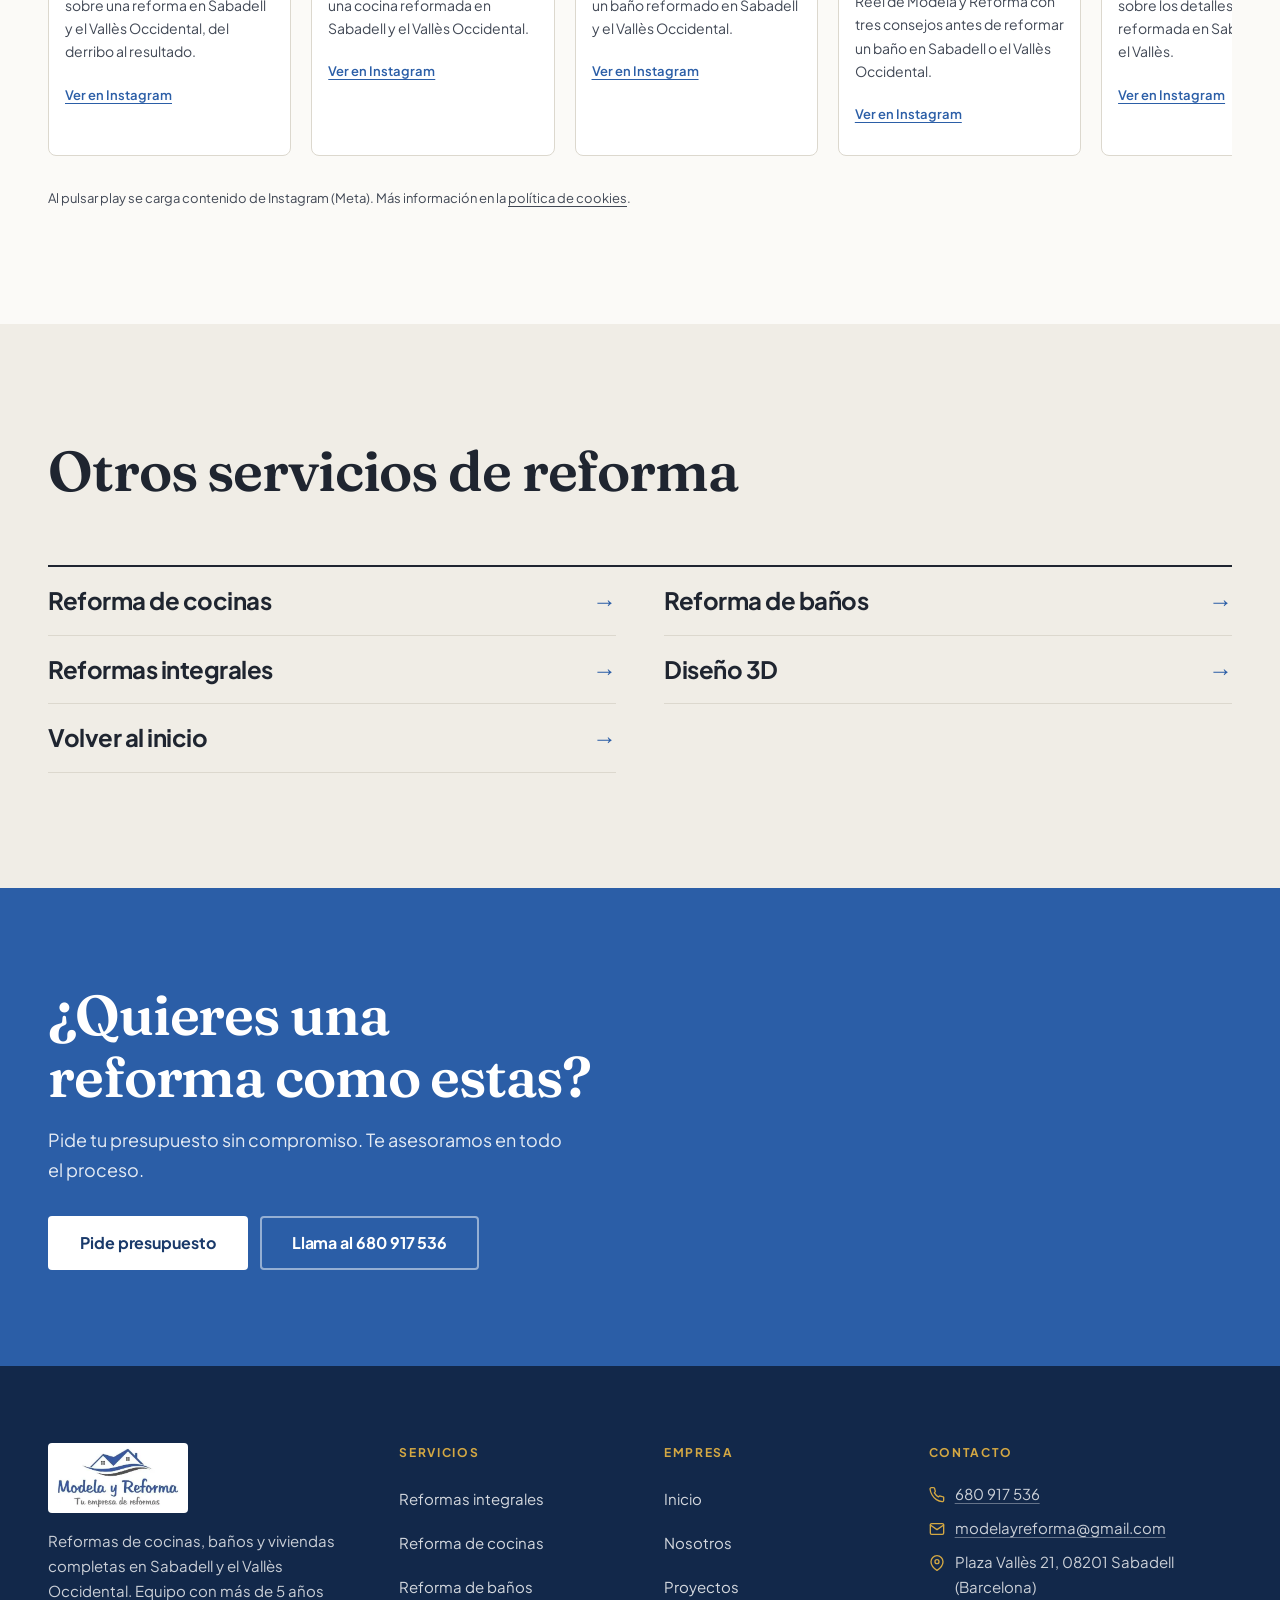
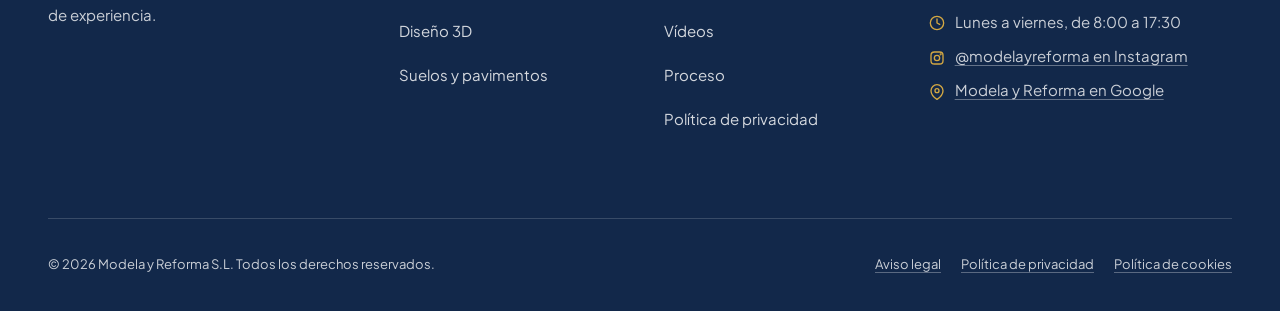
<file: videos.html>
<!DOCTYPE html>
<!-- generated by scripts/build-videos.mjs -->
<html lang="es" data-type="service">
<head>
  <meta charset="UTF-8">
  <meta name="viewport" content="width=device-width, initial-scale=1.0">

  <!-- SECURITY -->
  <meta http-equiv="X-Content-Type-Options" content="nosniff">
  <meta name="referrer" content="strict-origin-when-cross-origin">
  <meta http-equiv="Content-Security-Policy" content="
    default-src 'self';
    script-src 'self';
    style-src 'self';
    font-src 'self';
    img-src 'self' data:;
    frame-src https://www.google.com/maps/ https://www.instagram.com/reel/;
    connect-src 'self' https://formspree.io;
    base-uri 'self';
    form-action https://formspree.io;
  ">

  <!-- SEO META -->
  <title>Vídeos de Reformas en Sabadell | Modela y Reforma</title>
  <meta name="description" content="Vídeos de reformas en Sabadell: obras de pisos, baños y oficinas, del derribo al resultado final. Mira cómo trabajamos y pide presupuesto sin compromiso.">
  <meta name="author" content="Modela y Reforma">
  <meta name="theme-color" content="#1a3a6b">
  <meta name="robots" content="index, follow">
  <link rel="canonical" href="https://modelayreforma.com/videos.html">

  <!-- OPEN GRAPH -->
  <meta property="og:type" content="website">
  <meta property="og:url" content="https://modelayreforma.com/videos.html">
  <meta property="og:title" content="Vídeos de reformas en Sabadell | Modela y Reforma">
  <meta property="og:description" content="Obras reales en Sabadell: pisos, baños y oficinas, del derribo al resultado final.">
  <meta property="og:image" content="https://modelayreforma.com/images/copenhaguen-277-07.webp">
  <meta property="og:locale" content="es_ES">
  <meta property="og:site_name" content="Modela y Reforma">

  <!-- TWITTER CARD -->
  <meta name="twitter:card" content="summary_large_image">
  <meta name="twitter:title" content="Vídeos de reformas en Sabadell | Modela y Reforma">
  <meta name="twitter:description" content="Obras reales en Sabadell: pisos, baños y oficinas, del derribo al resultado final.">
  <meta name="twitter:image" content="https://modelayreforma.com/images/copenhaguen-277-07.webp">

  <!-- FONT (self-hosted) -->
  <link rel="preload" href="fonts/plus-jakarta-sans-latin.woff2" as="font" type="font/woff2" crossorigin>
  <link rel="preload" href="fonts/fraunces-latin.woff2" as="font" type="font/woff2" crossorigin>

  <!-- STYLES -->
  <link rel="stylesheet" href="css/styles.css">

  <!-- FAVICON -->
  <link rel="icon" href="favicon.ico" sizes="48x48 32x32 16x16">
  <link rel="icon" type="image/png" href="favicon-32x32.png" sizes="32x32">
  <link rel="apple-touch-icon" href="apple-touch-icon.png">

  <!-- SCHEMA.ORG JSON-LD (generated) -->
  <!-- videos:jsonld:start -->
  <script type="application/ld+json">
    {
      "@context": "https://schema.org",
      "@type": "BreadcrumbList",
      "itemListElement": [
        {
          "@type": "ListItem",
          "position": 1,
          "name": "Inicio",
          "item": "https://modelayreforma.com/"
        },
        {
          "@type": "ListItem",
          "position": 2,
          "name": "Vídeos",
          "item": "https://modelayreforma.com/videos.html"
        }
      ]
    }
  </script>
  <script type="application/ld+json">
    {
      "@context": "https://schema.org",
      "@type": "VideoObject",
      "name": "Reformas en Sabadell y el Vallès Occidental: del derribo al resultado",
      "description": "Reel de Modela y Reforma sobre una reforma en Sabadell y el Vallès Occidental, del derribo al resultado.",
      "thumbnailUrl": "https://modelayreforma.com/images/instagram/del-derribo-al-resultado.webp",
      "uploadDate": "2026-11-02",
      "embedUrl": "https://www.instagram.com/reel/DfP8M5MuJK8/embed/",
      "publisher": {
        "@type": "Organization",
        "name": "Modela y Reforma",
        "url": "https://modelayreforma.com"
      }
    }
  </script>
  <script type="application/ld+json">
    {
      "@context": "https://schema.org",
      "@type": "VideoObject",
      "name": "Reforma de cocinas en Sabadell y el Vallès Occidental: así quedan",
      "description": "Reel de Modela y Reforma con una cocina reformada en Sabadell y el Vallès Occidental.",
      "thumbnailUrl": "https://modelayreforma.com/images/instagram/reforma-de-cocinas-asi-quedan.webp",
      "uploadDate": "2026-11-03",
      "embedUrl": "https://www.instagram.com/reel/DfSe_V4uku8/embed/",
      "publisher": {
        "@type": "Organization",
        "name": "Modela y Reforma",
        "url": "https://modelayreforma.com"
      }
    }
  </script>
  <script type="application/ld+json">
    {
      "@context": "https://schema.org",
      "@type": "VideoObject",
      "name": "Reforma de baños en Sabadell y el Vallès Occidental: así quedan",
      "description": "Reel de Modela y Reforma con un baño reformado en Sabadell y el Vallès Occidental.",
      "thumbnailUrl": "https://modelayreforma.com/images/instagram/reforma-de-banos-asi-quedan.webp",
      "uploadDate": "2026-11-04",
      "embedUrl": "https://www.instagram.com/reel/DfVDlGSutrE/embed/",
      "publisher": {
        "@type": "Organization",
        "name": "Modela y Reforma",
        "url": "https://modelayreforma.com"
      }
    }
  </script>
  <script type="application/ld+json">
    {
      "@context": "https://schema.org",
      "@type": "VideoObject",
      "name": "Tres cosas a pensar antes de reformar tu baño en Sabadell o el Vallès Occidental",
      "description": "Reel de Modela y Reforma con tres consejos antes de reformar un baño en Sabadell o el Vallès Occidental.",
      "thumbnailUrl": "https://modelayreforma.com/images/instagram/tres-cosas-antes-de-reformar-tu-bano.webp",
      "uploadDate": "2026-11-05",
      "embedUrl": "https://www.instagram.com/reel/DfXuNk6xTvH/embed/",
      "publisher": {
        "@type": "Organization",
        "name": "Modela y Reforma",
        "url": "https://modelayreforma.com"
      }
    }
  </script>
  <script type="application/ld+json">
    {
      "@context": "https://schema.org",
      "@type": "VideoObject",
      "name": "Los detalles se notan: reforma de cocina en Sabadell y el Vallès",
      "description": "Reel de Modela y Reforma sobre los detalles de una cocina reformada en Sabadell y el Vallès.",
      "thumbnailUrl": "https://modelayreforma.com/images/instagram/los-detalles-se-notan.webp",
      "uploadDate": "2026-11-07",
      "embedUrl": "https://www.instagram.com/reel/DfcOb15RUoV/embed/",
      "publisher": {
        "@type": "Organization",
        "name": "Modela y Reforma",
        "url": "https://modelayreforma.com"
      }
    }
  </script>
  <!-- videos:jsonld:end -->
</head>

<body>
<a class="skip-link" href="#contenido">Saltar al contenido</a>

  <!-- ============================================================
       NAVEGACIÓN
       ============================================================ -->
  <nav class="nav" id="main-nav" aria-label="Menú principal">
    <div class="nav__inner">
      <a class="nav__logo" href="index.html" aria-label="Modela y Reforma - Inicio">
        <img src="images/logo-modela-recortado.webp" alt="Modela y Reforma - Tu empresa de reformas" width="112" height="56">
      </a>

      <ul class="nav__links" role="list">
        <li><a class="nav__link" href="index.html#inicio">Inicio</a></li>
        <li><a class="nav__link" href="index.html#nosotros">Nosotros</a></li>
        <li><a class="nav__link" href="index.html#servicios">Servicios</a></li>
        <li><a class="nav__link" href="index.html#proyectos">Proyectos</a></li>
        <!-- videos:nav:start -->
        <li><a class="nav__link" href="videos.html">Vídeos</a></li>
        <!-- videos:nav:end -->
        <li><a class="nav__link" href="index.html#proceso">Proceso</a></li>
        <li><a class="nav__link" href="index.html#contacto">Contacto</a></li>
      </ul>

      <a class="nav__tel" href="tel:+34680917536">
        <svg xmlns="http://www.w3.org/2000/svg" viewBox="0 0 24 24" fill="none" stroke="currentColor" stroke-width="2" stroke-linecap="round" stroke-linejoin="round" aria-hidden="true"><path d="M22 16.92v3a2 2 0 0 1-2.18 2 19.79 19.79 0 0 1-8.63-3.07A19.5 19.5 0 0 1 4.69 12 19.79 19.79 0 0 1 1.62 3.38 2 2 0 0 1 3.62 1h3a2 2 0 0 1 2 1.72c.127.96.361 1.903.7 2.81a2 2 0 0 1-.45 2.11L8.09 8.91a16 16 0 0 0 5.99 5.99l.77-.77a2 2 0 0 1 2.11-.45c.907.339 1.85.573 2.81.7A2 2 0 0 1 22 16.92z"/></svg>
        680 917 536
      </a>
      <a class="nav__cta" href="index.html#contacto">Pide presupuesto</a>

      <button type="button" class="nav__toggle" id="nav-toggle"
        aria-controls="nav-mobile" aria-expanded="false" aria-label="Abrir menú">
        <span></span><span></span><span></span>
      </button>
    </div>
  </nav>

  <!-- MENÚ MÓVIL -->
  <div class="nav__mobile" id="nav-mobile" aria-hidden="true">
    <nav aria-label="Menú móvil">
      <ul class="nav__mobile-links" role="list">
        <li><a class="nav__mobile-link" href="index.html#inicio">Inicio</a></li>
        <li><a class="nav__mobile-link" href="index.html#nosotros">Nosotros</a></li>
        <li><a class="nav__mobile-link" href="index.html#servicios">Servicios</a></li>
        <li><a class="nav__mobile-link" href="index.html#proyectos">Proyectos</a></li>
        <!-- videos:navm:start -->
        <li><a class="nav__mobile-link" href="videos.html">Vídeos</a></li>
        <!-- videos:navm:end -->
        <li><a class="nav__mobile-link" href="index.html#proceso">Proceso</a></li>
        <li><a class="nav__mobile-link" href="index.html#contacto">Contacto</a></li>
      </ul>
      <a class="btn btn--white btn--lg btn--block" href="index.html#contacto">Pide presupuesto</a>
    </nav>
  </div>

  <main id="contenido">

    <!-- PAGE HEADER -->
    <section class="page-hero page-hero--plain" aria-labelledby="page-title">
      <div class="container">
        <div class="page-hero__inner">
          <nav class="breadcrumb" aria-label="Migas de pan">
            <a href="index.html">Inicio</a><span aria-hidden="true">/</span><span aria-current="page">Vídeos</span>
          </nav>
          <h1 class="page-hero__title" id="page-title">Vídeos de reformas en Sabadell: obras y resultados</h1>
          <p class="page-hero__lead">
            Aquí reunimos vídeos de reformas realizadas por <strong>Modela y Reforma</strong> en Sabadell: viviendas
            completas y baños desde el derribo hasta el resultado, además de una reforma de oficinas. Si te gusta
            algún acabado, pide un <a href="index.html#contacto">presupuesto sin compromiso</a>
            o consulta las <a href="reformas-integrales-sabadell.html">reformas integrales</a> y la
            <a href="reforma-de-banos-sabadell.html">reforma de baños</a>.
          </p>
          <p class="page-hero__lead">
            Los vídeos son reels de nuestro Instagram (@modelayreforma) y se reproducen desde allí. Hasta que pulses el botón de reproducir no se carga
            nada de Instagram en esta página.
          </p>
        </div>
      </div>
    </section>

    <!-- VIDEOS (generated) -->
    <!-- videos:main:start -->
    <section class="section section--white" aria-labelledby="videos-all-title">
      <div class="container">
        <div class="section__header">
          <h2 class="section__title" id="videos-all-title">Todos nuestros vídeos de reformas en Sabadell</h2>
          <p class="section__subtitle">Cocinas, baños y viviendas reformadas en Sabadell y el Vallès Occidental, tal y como los publicamos en Instagram. Más información sobre <a href="reformas-integrales-sabadell.html">reformas integrales</a> y <a href="reforma-de-cocinas-sabadell.html">reforma de cocinas</a> y <a href="reforma-de-banos-sabadell.html">reforma de baños</a>.</p>
        </div>
        <div class="video-carousel">
          <button class="video-carousel__btn video-carousel__btn--prev" type="button" aria-label="Vídeos anteriores" disabled>
            <svg xmlns="http://www.w3.org/2000/svg" width="22" height="22" viewBox="0 0 24 24" fill="none" stroke="currentColor" stroke-width="2.5" stroke-linecap="round" stroke-linejoin="round" aria-hidden="true"><polyline points="15 18 9 12 15 6"/></svg>
          </button>
          <div class="video-carousel__viewport" role="region" aria-roledescription="carrusel" aria-label="Lista de todos los vídeos" tabindex="0">
            <div class="video-carousel__track">
              <article class="video-card">
                <div class="video-facade video-facade--ar-9-16" data-video-id="DfP8M5MuJK8" data-video-title="Reformas en Sabadell y el Vallès Occidental: del derribo al resultado">
                  <img class="video-facade__thumb" src="images/instagram/del-derribo-al-resultado.webp" alt="Miniatura del vídeo: baño con azulejos antiguos y el texto «¿Vas a reformar tu casa?»" width="540" height="960" loading="lazy" decoding="async">
                  <button class="video-facade__play" type="button" aria-label="Reproducir vídeo: Reformas en Sabadell y el Vallès Occidental: del derribo al resultado">
                    <span class="video-facade__icon" aria-hidden="true">
                      <svg xmlns="http://www.w3.org/2000/svg" width="28" height="28" viewBox="0 0 24 24" fill="currentColor"><polygon points="8 5 20 12 8 19 8 5"/></svg>
                    </span>
                  </button>
                </div>
                <div class="video-card__body">
                  <h3 class="video-card__title">Reformas en Sabadell y el Vallès Occidental: del derribo al resultado</h3>
                  <p class="video-card__text">Reel de Modela y Reforma sobre una reforma en Sabadell y el Vallès Occidental, del derribo al resultado.</p>
                  <p class="video-card__links">
                    <a href="https://www.instagram.com/reel/DfP8M5MuJK8/" target="_blank" rel="noopener noreferrer">Ver en Instagram<span class="video-card__ext"> (se abre en otra pestaña)</span></a>
                  </p>
                </div>
              </article>
              <article class="video-card">
                <div class="video-facade video-facade--ar-9-16" data-video-id="DfSe_V4uku8" data-video-title="Reforma de cocinas en Sabadell y el Vallès Occidental: así quedan">
                  <img class="video-facade__thumb" src="images/instagram/reforma-de-cocinas-asi-quedan.webp" alt="Miniatura del vídeo: cocina en forma de L con muebles de madera y zona oscura, y el texto «¿Vas a reformar tu cocina?»" width="540" height="960" loading="lazy" decoding="async">
                  <button class="video-facade__play" type="button" aria-label="Reproducir vídeo: Reforma de cocinas en Sabadell y el Vallès Occidental: así quedan">
                    <span class="video-facade__icon" aria-hidden="true">
                      <svg xmlns="http://www.w3.org/2000/svg" width="28" height="28" viewBox="0 0 24 24" fill="currentColor"><polygon points="8 5 20 12 8 19 8 5"/></svg>
                    </span>
                  </button>
                </div>
                <div class="video-card__body">
                  <h3 class="video-card__title">Reforma de cocinas en Sabadell y el Vallès Occidental: así quedan</h3>
                  <p class="video-card__text">Reel de Modela y Reforma con una cocina reformada en Sabadell y el Vallès Occidental.</p>
                  <p class="video-card__links">
                    <a href="https://www.instagram.com/reel/DfSe_V4uku8/" target="_blank" rel="noopener noreferrer">Ver en Instagram<span class="video-card__ext"> (se abre en otra pestaña)</span></a>
                  </p>
                </div>
              </article>
              <article class="video-card">
                <div class="video-facade video-facade--ar-9-16" data-video-id="DfVDlGSutrE" data-video-title="Reforma de baños en Sabadell y el Vallès Occidental: así quedan">
                  <img class="video-facade__thumb" src="images/instagram/reforma-de-banos-asi-quedan.webp" alt="Miniatura del vídeo: baño con mampara de cristal, espejo redondo y mueble de madera, y el texto «¿Vas a reformar tu baño?»" width="540" height="960" loading="lazy" decoding="async">
                  <button class="video-facade__play" type="button" aria-label="Reproducir vídeo: Reforma de baños en Sabadell y el Vallès Occidental: así quedan">
                    <span class="video-facade__icon" aria-hidden="true">
                      <svg xmlns="http://www.w3.org/2000/svg" width="28" height="28" viewBox="0 0 24 24" fill="currentColor"><polygon points="8 5 20 12 8 19 8 5"/></svg>
                    </span>
                  </button>
                </div>
                <div class="video-card__body">
                  <h3 class="video-card__title">Reforma de baños en Sabadell y el Vallès Occidental: así quedan</h3>
                  <p class="video-card__text">Reel de Modela y Reforma con un baño reformado en Sabadell y el Vallès Occidental.</p>
                  <p class="video-card__links">
                    <a href="https://www.instagram.com/reel/DfVDlGSutrE/" target="_blank" rel="noopener noreferrer">Ver en Instagram<span class="video-card__ext"> (se abre en otra pestaña)</span></a>
                  </p>
                </div>
              </article>
              <article class="video-card">
                <div class="video-facade video-facade--ar-9-16" data-video-id="DfXuNk6xTvH" data-video-title="Tres cosas a pensar antes de reformar tu baño en Sabadell o el Vallès Occidental">
                  <img class="video-facade__thumb" src="images/instagram/tres-cosas-antes-de-reformar-tu-bano.webp" alt="Miniatura del vídeo: baño con ducha de cristal y el texto «Tu baño: 3 consejos»" width="540" height="960" loading="lazy" decoding="async">
                  <button class="video-facade__play" type="button" aria-label="Reproducir vídeo: Tres cosas a pensar antes de reformar tu baño en Sabadell o el Vallès Occidental">
                    <span class="video-facade__icon" aria-hidden="true">
                      <svg xmlns="http://www.w3.org/2000/svg" width="28" height="28" viewBox="0 0 24 24" fill="currentColor"><polygon points="8 5 20 12 8 19 8 5"/></svg>
                    </span>
                  </button>
                </div>
                <div class="video-card__body">
                  <h3 class="video-card__title">Tres cosas a pensar antes de reformar tu baño en Sabadell o el Vallès Occidental</h3>
                  <p class="video-card__text">Reel de Modela y Reforma con tres consejos antes de reformar un baño en Sabadell o el Vallès Occidental.</p>
                  <p class="video-card__links">
                    <a href="https://www.instagram.com/reel/DfXuNk6xTvH/" target="_blank" rel="noopener noreferrer">Ver en Instagram<span class="video-card__ext"> (se abre en otra pestaña)</span></a>
                  </p>
                </div>
              </article>
              <article class="video-card">
                <div class="video-facade video-facade--ar-9-16" data-video-id="DfcOb15RUoV" data-video-title="Los detalles se notan: reforma de cocina en Sabadell y el Vallès">
                  <img class="video-facade__thumb" src="images/instagram/los-detalles-se-notan.webp" alt="Miniatura del vídeo: fregadero negro con grifo extraíble sobre encimera clara y el texto «Los detalles se notan»" width="540" height="960" loading="lazy" decoding="async">
                  <button class="video-facade__play" type="button" aria-label="Reproducir vídeo: Los detalles se notan: reforma de cocina en Sabadell y el Vallès">
                    <span class="video-facade__icon" aria-hidden="true">
                      <svg xmlns="http://www.w3.org/2000/svg" width="28" height="28" viewBox="0 0 24 24" fill="currentColor"><polygon points="8 5 20 12 8 19 8 5"/></svg>
                    </span>
                  </button>
                </div>
                <div class="video-card__body">
                  <h3 class="video-card__title">Los detalles se notan: reforma de cocina en Sabadell y el Vallès</h3>
                  <p class="video-card__text">Reel de Modela y Reforma sobre los detalles de una cocina reformada en Sabadell y el Vallès.</p>
                  <p class="video-card__links">
                    <a href="https://www.instagram.com/reel/DfcOb15RUoV/" target="_blank" rel="noopener noreferrer">Ver en Instagram<span class="video-card__ext"> (se abre en otra pestaña)</span></a>
                  </p>
                </div>
              </article>
            </div>
          </div>
          <button class="video-carousel__btn video-carousel__btn--next" type="button" aria-label="Vídeos siguientes">
            <svg xmlns="http://www.w3.org/2000/svg" width="22" height="22" viewBox="0 0 24 24" fill="none" stroke="currentColor" stroke-width="2.5" stroke-linecap="round" stroke-linejoin="round" aria-hidden="true"><polyline points="9 18 15 12 9 6"/></svg>
          </button>
        </div>
        <p class="video-note">Al pulsar play se carga contenido de Instagram (Meta). Más información en la <a href="politica-cookies.html">política de cookies</a>.</p>
      </div>
    </section>
    <!-- videos:main:end -->

    <!-- OTROS SERVICIOS (internal links) -->
    <section class="section section--light">
      <div class="container">
        <div class="section__header">
          <h2 class="section__title">Otros servicios de reforma</h2>
        </div>
        <div class="link-row">
          <a href="reforma-de-cocinas-sabadell.html">Reforma de cocinas</a>
          <a href="reforma-de-banos-sabadell.html">Reforma de baños</a>
          <a href="reformas-integrales-sabadell.html">Reformas integrales</a>
          <a href="diseno-3d-reformas-sabadell.html">Diseño 3D</a>
          <a href="index.html">Volver al inicio</a>
        </div>
      </div>
    </section>

    <!-- CTA FINAL -->
    <section class="cta-section" aria-label="Llamada a la acción">
      <div class="container">
        <div class="cta__content">
          <h2 class="cta__title">¿Quieres una reforma como estas?</h2>
          <p class="cta__desc">
            Pide tu presupuesto sin compromiso. Te asesoramos en todo el proceso.
          </p>
          <div class="cta__actions">
            <a class="btn btn--white btn--lg" href="index.html#contacto">Pide presupuesto</a>
            <a class="btn btn--outline-white btn--lg" href="tel:+34680917536">Llama al 680 917 536</a>
          </div>
        </div>
      </div>
    </section>

  </main>


  <!-- ============================================================
       PIE
       ============================================================ -->
  <footer class="footer">
    <div class="container">
      <div class="footer__grid">
        <div class="footer__brand">
          <img src="images/logo-modela-recortado.webp" alt="Modela y Reforma" class="footer__logo" width="140" height="70" loading="lazy">
          <p class="footer__brand-desc">
            Reformas de cocinas, baños y viviendas completas en Sabadell y el Vallès Occidental.
            Equipo con más de 5 años de experiencia.
          </p>
        </div>
        <div>
          <p class="footer__col-title">Servicios</p>
          <ul class="footer__links" role="list">
            <li><a class="footer__link" href="reformas-integrales-sabadell.html">Reformas integrales</a></li>
            <li><a class="footer__link" href="reforma-de-cocinas-sabadell.html">Reforma de cocinas</a></li>
            <li><a class="footer__link" href="reforma-de-banos-sabadell.html">Reforma de baños</a></li>
            <li><a class="footer__link" href="diseno-3d-reformas-sabadell.html">Diseño 3D</a></li>
            <li><a class="footer__link" href="index.html#servicios">Suelos y pavimentos</a></li>
          </ul>
        </div>
        <div>
          <p class="footer__col-title">Empresa</p>
          <ul class="footer__links" role="list">
            <li><a class="footer__link" href="index.html#inicio">Inicio</a></li>
            <li><a class="footer__link" href="index.html#nosotros">Nosotros</a></li>
            <li><a class="footer__link" href="index.html#proyectos">Proyectos</a></li>
            <!-- videos:footer:start -->
            <li><a class="footer__link" href="videos.html">Vídeos</a></li>
            <!-- videos:footer:end -->
            <li><a class="footer__link" href="index.html#proceso">Proceso</a></li>
            <li><a class="footer__link" href="privacidad.html">Política de privacidad</a></li>
          </ul>
        </div>
        <div>
          <p class="footer__col-title">Contacto</p>
          <div class="footer__contact-item">
            <svg xmlns="http://www.w3.org/2000/svg" viewBox="0 0 24 24" fill="none" stroke="currentColor" stroke-width="2" stroke-linecap="round" stroke-linejoin="round" aria-hidden="true"><path d="M22 16.92v3a2 2 0 0 1-2.18 2 19.79 19.79 0 0 1-8.63-3.07A19.5 19.5 0 0 1 4.69 12 19.79 19.79 0 0 1 1.62 3.38 2 2 0 0 1 3.62 1h3a2 2 0 0 1 2 1.72c.127.96.361 1.903.7 2.81a2 2 0 0 1-.45 2.11L8.09 8.91a16 16 0 0 0 5.99 5.99l.77-.77a2 2 0 0 1 2.11-.45c.907.339 1.85.573 2.81.7A2 2 0 0 1 22 16.92z"/></svg>
            <a href="tel:+34680917536">680 917 536</a>
          </div>
          <div class="footer__contact-item">
            <svg xmlns="http://www.w3.org/2000/svg" viewBox="0 0 24 24" fill="none" stroke="currentColor" stroke-width="2" stroke-linecap="round" stroke-linejoin="round" aria-hidden="true"><path d="M4 4h16c1.1 0 2 .9 2 2v12c0 1.1-.9 2-2 2H4c-1.1 0-2-.9-2-2V6c0-1.1.9-2 2-2z"/><polyline points="22,6 12,13 2,6"/></svg>
            <a href="mailto:modelayreforma@gmail.com">modelayreforma@gmail.com</a>
          </div>
          <div class="footer__contact-item">
            <svg xmlns="http://www.w3.org/2000/svg" viewBox="0 0 24 24" fill="none" stroke="currentColor" stroke-width="2" stroke-linecap="round" stroke-linejoin="round" aria-hidden="true"><path d="M21 10c0 7-9 13-9 13s-9-6-9-13a9 9 0 0 1 18 0z"/><circle cx="12" cy="10" r="3"/></svg>
            <span>Plaza Vallès 21, 08201 Sabadell (Barcelona)</span>
          </div>
          <div class="footer__contact-item">
            <svg xmlns="http://www.w3.org/2000/svg" viewBox="0 0 24 24" fill="none" stroke="currentColor" stroke-width="2" stroke-linecap="round" stroke-linejoin="round" aria-hidden="true"><circle cx="12" cy="12" r="10"/><polyline points="12 6 12 12 16 14"/></svg>
            <span>Lunes a viernes, de 8:00 a 17:30</span>
          </div>
          <div class="footer__contact-item">
            <svg xmlns="http://www.w3.org/2000/svg" viewBox="0 0 24 24" fill="none" stroke="currentColor" stroke-width="2" stroke-linecap="round" stroke-linejoin="round" aria-hidden="true"><rect x="3" y="3" width="18" height="18" rx="5"/><circle cx="12" cy="12" r="4"/><circle cx="17.5" cy="6.5" r=".6" fill="currentColor"/></svg>
            <a href="https://www.instagram.com/modelayreforma/" target="_blank" rel="noopener noreferrer">@modelayreforma en Instagram<span class="video-card__ext"> (se abre en otra pestaña)</span></a>
          </div>
          <div class="footer__contact-item">
            <svg xmlns="http://www.w3.org/2000/svg" viewBox="0 0 24 24" fill="none" stroke="currentColor" stroke-width="2" stroke-linecap="round" stroke-linejoin="round" aria-hidden="true"><path d="M21 10c0 7-9 13-9 13s-9-6-9-13a9 9 0 0 1 18 0z"/><circle cx="12" cy="10" r="3"/></svg>
            <a href="https://share.google/HfESZU33AaqXhA6Zc" target="_blank" rel="noopener noreferrer">Modela y Reforma en Google<span class="video-card__ext"> (se abre en otra pestaña)</span></a>
          </div>
        </div>
      </div>
      <div class="footer__bottom">
        <p class="footer__copy">&copy; <span id="footer-year"></span> Modela y Reforma S.L. Todos los derechos reservados.</p>
        <nav class="footer__bottom-links" aria-label="Links legales">
          <a class="footer__bottom-link" href="aviso-legal.html">Aviso legal</a>
          <a class="footer__bottom-link" href="privacidad.html">Política de privacidad</a>
          <a class="footer__bottom-link" href="politica-cookies.html">Política de cookies</a>
        </nav>
      </div>
    </div>
  </footer>

  <!-- WHATSAPP (escritorio) -->
  <a class="whatsapp-btn" href="https://wa.me/34680917536" target="_blank" rel="noopener noreferrer"
     aria-label="Contactar por WhatsApp" title="Escríbenos por WhatsApp">
    <svg xmlns="http://www.w3.org/2000/svg" viewBox="0 0 24 24" fill="currentColor" aria-hidden="true"><path d="M17.472 14.382c-.297-.149-1.758-.867-2.03-.967-.273-.099-.471-.148-.67.15-.197.297-.767.966-.94 1.164-.173.199-.347.223-.644.075-.297-.15-1.255-.463-2.39-1.475-.883-.788-1.48-1.761-1.653-2.059-.173-.297-.018-.458.13-.606.134-.133.298-.347.446-.52.149-.174.198-.298.298-.497.099-.198.05-.371-.025-.52-.075-.149-.669-1.612-.916-2.207-.242-.579-.487-.5-.669-.51-.173-.008-.371-.01-.57-.01-.198 0-.52.074-.792.372-.272.297-1.04 1.016-1.04 2.479 0 1.462 1.065 2.875 1.213 3.074.149.198 2.096 3.2 5.077 4.487.709.306 1.262.489 1.694.625.712.227 1.36.195 1.871.118.571-.085 1.758-.719 2.006-1.413.248-.694.248-1.289.173-1.413-.074-.124-.272-.198-.57-.347zM12.05 21.785h-.004a9.87 9.87 0 0 1-5.031-1.378l-.361-.214-3.741.982.998-3.648-.235-.374a9.86 9.86 0 0 1-1.51-5.26c.001-5.45 4.436-9.884 9.888-9.884 2.64 0 5.122 1.03 6.988 2.898a9.825 9.825 0 0 1 2.893 6.994c-.003 5.45-4.437 9.884-9.885 9.884zm8.413-18.297A11.815 11.815 0 0 0 12.05 0C5.495 0 .16 5.335.157 11.892c0 2.096.547 4.142 1.588 5.945L.057 24l6.305-1.654a11.882 11.882 0 0 0 5.683 1.448h.005c6.554 0 11.89-5.335 11.893-11.893a11.821 11.821 0 0 0-3.48-8.413z"/></svg>
  </a>

  <!-- BARRA DE ACCIONES (móvil) -->
  <nav class="action-bar" aria-label="Contacto rápido">
    <a href="tel:+34680917536">
      <svg xmlns="http://www.w3.org/2000/svg" viewBox="0 0 24 24" fill="none" stroke="currentColor" stroke-width="2" stroke-linecap="round" stroke-linejoin="round" aria-hidden="true"><path d="M22 16.92v3a2 2 0 0 1-2.18 2 19.79 19.79 0 0 1-8.63-3.07A19.5 19.5 0 0 1 4.69 12 19.79 19.79 0 0 1 1.62 3.38 2 2 0 0 1 3.62 1h3a2 2 0 0 1 2 1.72c.127.96.361 1.903.7 2.81a2 2 0 0 1-.45 2.11L8.09 8.91a16 16 0 0 0 5.99 5.99l.77-.77a2 2 0 0 1 2.11-.45c.907.339 1.85.573 2.81.7A2 2 0 0 1 22 16.92z"/></svg>
      Llamar
    </a>
    <a href="https://wa.me/34680917536" target="_blank" rel="noopener noreferrer">
      <svg xmlns="http://www.w3.org/2000/svg" viewBox="0 0 24 24" fill="currentColor" aria-hidden="true"><path d="M17.472 14.382c-.297-.149-1.758-.867-2.03-.967-.273-.099-.471-.148-.67.15-.197.297-.767.966-.94 1.164-.173.199-.347.223-.644.075-.297-.15-1.255-.463-2.39-1.475-.883-.788-1.48-1.761-1.653-2.059-.173-.297-.018-.458.13-.606.134-.133.298-.347.446-.52.149-.174.198-.298.298-.497.099-.198.05-.371-.025-.52-.075-.149-.669-1.612-.916-2.207-.242-.579-.487-.5-.669-.51-.173-.008-.371-.01-.57-.01-.198 0-.52.074-.792.372-.272.297-1.04 1.016-1.04 2.479 0 1.462 1.065 2.875 1.213 3.074.149.198 2.096 3.2 5.077 4.487.709.306 1.262.489 1.694.625.712.227 1.36.195 1.871.118.571-.085 1.758-.719 2.006-1.413.248-.694.248-1.289.173-1.413-.074-.124-.272-.198-.57-.347zM12.05 21.785h-.004a9.87 9.87 0 0 1-5.031-1.378l-.361-.214-3.741.982.998-3.648-.235-.374a9.86 9.86 0 0 1-1.51-5.26c.001-5.45 4.436-9.884 9.888-9.884 2.64 0 5.122 1.03 6.988 2.898a9.825 9.825 0 0 1 2.893 6.994c-.003 5.45-4.437 9.884-9.885 9.884zm8.413-18.297A11.815 11.815 0 0 0 12.05 0C5.495 0 .16 5.335.157 11.892c0 2.096.547 4.142 1.588 5.945L.057 24l6.305-1.654a11.882 11.882 0 0 0 5.683 1.448h.005c6.554 0 11.89-5.335 11.893-11.893a11.821 11.821 0 0 0-3.48-8.413z"/></svg>
      WhatsApp
    </a>
    <a class="action-bar__main" href="index.html#contacto">
      <svg xmlns="http://www.w3.org/2000/svg" viewBox="0 0 24 24" fill="none" stroke="currentColor" stroke-width="2" stroke-linecap="round" stroke-linejoin="round" aria-hidden="true"><path d="M14 2H6a2 2 0 0 0-2 2v16a2 2 0 0 0 2 2h12a2 2 0 0 0 2-2V8z"/><polyline points="14 2 14 8 20 8"/><line x1="16" y1="13" x2="8" y2="13"/><line x1="16" y1="17" x2="8" y2="17"/></svg>
      Presupuesto
    </a>
  </nav>

  <script src="js/main.js" defer></script>
</body>
</html>
</file>
<file: css/styles.css>
/* =============================================================
   MODELA Y REFORMA — styles.css  (rediseño 2026-11-08)
   Mobile-first. Sin estilos inline (CSP: style-src 'self').
   Sistema: papel cálido + azul Modela + dorado de acento.
   Una sola familia tipográfica autoalojada (Plus Jakarta Sans),
   el contraste viene del peso (200 / 800) y del tamaño.
   ============================================================= */

/* ---------- Fuentes (SIL OFL 1.1: fonts/OFL.txt y fonts/OFL-Fraunces.txt) ---------- */
@font-face {
  font-family: 'Plus Jakarta Sans';
  font-style: normal;
  font-weight: 200 800;
  font-display: swap;
  src: url('../fonts/plus-jakarta-sans-latin.woff2') format('woff2');
  unicode-range: U+0000-00FF, U+0131, U+0152-0153, U+02BB-02BC, U+02C6, U+02DA, U+02DC, U+0304, U+0308, U+0329, U+2000-206F, U+20AC, U+2122, U+2191, U+2193, U+2212, U+2215, U+FEFF, U+FFFD;
}
@font-face {
  font-family: 'Fraunces';
  font-style: normal;
  font-weight: 100 900;
  font-display: swap;
  src: url('../fonts/fraunces-latin.woff2') format('woff2');
  unicode-range: U+0000-00FF, U+0131, U+0152-0153, U+02BB-02BC, U+02C6, U+02DA, U+02DC, U+0304, U+0308, U+0329, U+2000-206F, U+20AC, U+2122, U+2191, U+2193, U+2212, U+2215, U+FEFF, U+FFFD;
}

/* ---------- Tokens ---------- */
:root {
  --blue: #2b5ea7;
  --blue-deep: #1a3a6b;
  --blue-ink: #12284a;
  --gold: #d4a843;
  --gold-text: #7a5c10;

  --ink: #1f2530;
  --body: #3a414d;
  --muted: #414855;
  --paper: #fbfaf7;
  --stone: #f0ede6;
  --line: #dcd8ce;
  --white: #ffffff;
  --danger: #b42318;
  --ok: #1d6b3a;

  --font: 'Plus Jakarta Sans', -apple-system, 'Segoe UI', Roboto, sans-serif;
  --font-display: 'Fraunces', Georgia, 'Times New Roman', serif;

  --nav-height: 72px;
  --gutter: clamp(20px, 4vw, 48px);
  --max: 1240px;
  --radius: 4px;
  --radius-lg: 8px;

  --ease-out: cubic-bezier(0.23, 1, 0.32, 1);
  --ease-in-out: cubic-bezier(0.77, 0, 0.175, 1);
  --t-fast: 140ms;
  --t-base: 220ms;

  --section-y: clamp(4.5rem, 9vw, 8rem);
}

/* ---------- Reset ---------- */
*, *::before, *::after { box-sizing: border-box; margin: 0; padding: 0; }
html { -webkit-text-size-adjust: 100%; text-size-adjust: 100%; scroll-padding-top: calc(var(--nav-height) + 8px); }
@media (prefers-reduced-motion: no-preference) {
  html { scroll-behavior: smooth; }
}
body {
  font-family: var(--font);
  font-size: 1.0625rem;
  line-height: 1.65;
  color: var(--body);
  background: var(--paper);
  -webkit-font-smoothing: antialiased;
  text-rendering: optimizeLegibility;
  overflow-x: hidden;
}
img, svg, video, iframe { display: block; max-width: 100%; }
img { height: auto; }
a { color: inherit; text-decoration: none; }
ul, ol { list-style: none; }
button, input, select, textarea { font: inherit; color: inherit; }
button { cursor: pointer; background: none; border: 0; }
h1, h2, h3, h4 { font-family: var(--font-display); color: var(--ink); font-weight: 600; line-height: 1.1; letter-spacing: -0.02em; text-wrap: balance; }
p { text-wrap: pretty; }
strong { font-weight: 700; color: var(--ink); }
[hidden] { display: none !important; }

:focus-visible { outline: 3px solid var(--ink); outline-offset: 3px; }
.section--dark :focus-visible, .hero__text :focus-visible, .footer :focus-visible, .cta-section :focus-visible, .contact__panel :focus-visible { outline-color: var(--gold); }

.skip-link {
  position: absolute; left: 12px; top: -64px; z-index: 300;
  background: var(--ink); color: var(--white); padding: 12px 18px; border-radius: var(--radius); font-weight: 700;
}
.skip-link:focus { top: 12px; }

.container { width: 100%; max-width: calc(var(--max) + var(--gutter) * 2); margin-inline: auto; padding-inline: var(--gutter); }
.container--narrow { max-width: calc(780px + var(--gutter) * 2); }
.container--legal { max-width: calc(800px + var(--gutter) * 2); }

.section { padding-block: var(--section-y); position: relative; }
.section--white { background: var(--paper); }
.section--light { background: var(--stone); }
.section--dark { background: var(--blue-deep); color: rgba(255, 255, 255, 0.82); }
.section--dark h2, .section--dark h3 { color: var(--white); }

.section__header { max-width: 46rem; margin-bottom: clamp(2.25rem, 5vw, 4rem); }
.section__title { font-size: clamp(2rem, 1.2rem + 3.2vw, 3.5rem); }
.section__subtitle { margin-top: 1.25rem; font-size: 1.125rem; color: var(--muted); max-width: 40rem; }
.section--dark .section__subtitle { color: rgba(255, 255, 255, 0.78); }

/* ---------- Botones ---------- */
.btn {
  display: inline-flex; align-items: center; justify-content: center; gap: 10px;
  min-height: 48px; padding: 0 26px;
  font-size: 0.9375rem; font-weight: 700; letter-spacing: -0.005em; line-height: 1;
  border-radius: var(--radius); border: 2px solid transparent;
  transition: background-color var(--t-fast) ease-out, color var(--t-fast) ease-out, border-color var(--t-fast) ease-out, transform var(--t-fast) var(--ease-out);
  -webkit-tap-highlight-color: transparent;
}
.btn:active { transform: scale(0.97); }
.btn--lg { min-height: 54px; padding: 0 30px; font-size: 1rem; }
.btn--block { display: flex; width: 100%; }
.btn--primary { background: var(--blue); color: var(--white); }
.btn--white { background: var(--white); color: var(--blue-deep); }
.btn--outline-white { border-color: rgba(255, 255, 255, 0.5); color: var(--white); }
.btn--outline { border-color: var(--ink); color: var(--ink); }
.btn svg { width: 18px; height: 18px; flex: none; }
@media (hover: hover) and (pointer: fine) {
  .btn--primary:hover { background: var(--blue-deep); }
  .btn--white:hover { background: var(--gold); color: var(--blue-ink); }
  .btn--outline-white:hover { background: var(--white); color: var(--blue-deep); border-color: var(--white); }
  .btn--outline:hover { background: var(--ink); color: var(--white); }
}

.link-arrow {
  display: inline-flex; align-items: center; gap: 8px; font-weight: 700; font-size: 0.9375rem; color: var(--blue);
  text-decoration: underline; text-decoration-thickness: 2px; text-underline-offset: 5px; text-decoration-color: transparent;
  transition: text-decoration-color var(--t-base) ease-out;
}
.link-arrow svg { width: 16px; height: 16px; transition: transform var(--t-base) var(--ease-out); }
@media (hover: hover) and (pointer: fine) {
  .link-arrow:hover { text-decoration-color: currentColor; }
  .link-arrow:hover svg { transform: translateX(3px); }
}

/* =============================================================
   NAVEGACIÓN
   ============================================================= */
.nav {
  position: fixed; inset: 0 0 auto 0; z-index: 100; height: var(--nav-height);
  background: var(--white); border-bottom: 1px solid var(--line);
}
.nav__inner {
  display: flex; align-items: center; gap: 24px; height: 100%;
  max-width: calc(var(--max) + var(--gutter) * 2); margin-inline: auto; padding-inline: var(--gutter);
}
.nav__logo { display: flex; align-items: center; flex: none; margin-right: auto; }
.nav__logo img { width: 112px; height: 56px; object-fit: contain; }
.nav__links { display: none; gap: 4px; }
.nav__link {
  position: relative; display: inline-flex; align-items: center; min-height: 44px; padding: 0 12px;
  font-size: 0.875rem; font-weight: 600; color: var(--ink);
  transition: color var(--t-fast) ease-out;
}
.nav__link::after {
  content: ''; position: absolute; left: 12px; right: 12px; bottom: 8px; height: 2px; background: var(--gold);
  transform: scaleX(0); transform-origin: left; transition: transform var(--t-base) var(--ease-out);
}
.nav__link--active::after { transform: scaleX(1); }
@media (hover: hover) and (pointer: fine) {
  .nav__link:hover::after { transform: scaleX(1); }
}
.nav__tel { display: none; align-items: center; gap: 8px; font-size: 0.9375rem; font-weight: 700; color: var(--ink); min-height: 44px; }
.nav__tel svg { width: 16px; height: 16px; color: var(--blue); }
.nav__cta {
  display: none; align-items: center; min-height: 44px; padding: 0 20px;
  background: var(--blue); color: var(--white); font-size: 0.875rem; font-weight: 700; border-radius: var(--radius);
  transition: background-color var(--t-fast) ease-out, transform var(--t-fast) var(--ease-out);
}
.nav__cta:active { transform: scale(0.97); }
@media (hover: hover) and (pointer: fine) { .nav__cta:hover { background: var(--blue-deep); } }

.nav__toggle {
  display: inline-flex; flex-direction: column; justify-content: center; align-items: center; gap: 6px;
  width: 48px; height: 48px; border-radius: var(--radius);
}
.nav__toggle span { display: block; width: 24px; height: 2px; background: var(--ink); transition: transform var(--t-base) var(--ease-out), opacity var(--t-fast) ease-out; }
.nav__toggle.is-active span:nth-child(1) { transform: translateY(8px) rotate(45deg); }
.nav__toggle.is-active span:nth-child(2) { opacity: 0; }
.nav__toggle.is-active span:nth-child(3) { transform: translateY(-8px) rotate(-45deg); }

.nav__mobile {
  position: fixed; inset: var(--nav-height) 0 0 0; z-index: 99; background: var(--blue-ink); color: var(--white);
  padding: 32px var(--gutter) 40px; overflow-y: auto;
  visibility: hidden; opacity: 0; transform: translateY(-8px);
  transition: opacity var(--t-base) ease-out, transform var(--t-base) var(--ease-out), visibility 0s linear var(--t-base);
}
.nav__mobile.is-open { visibility: visible; opacity: 1; transform: none; transition-delay: 0s; }
.nav__mobile-links { display: grid; margin-bottom: 28px; }
.nav__mobile-link {
  display: flex; align-items: center; min-height: 56px; border-bottom: 1px solid rgba(255, 255, 255, 0.14);
  font-size: 1.5rem; font-weight: 700; letter-spacing: -0.02em; color: var(--white);
}
.nav__mobile .btn { margin-top: 12px; }

@media (min-width: 1100px) {
  .nav__links { display: flex; }
  .nav__tel, .nav__cta { display: inline-flex; }
  .nav__toggle, .nav__mobile { display: none; }
  .nav__logo { margin-right: 0; }
  .nav__links { margin-left: auto; }
}
@media (min-width: 1100px) and (max-width: 1239px) { .nav__tel { display: none; } }

/* =============================================================
   HERO (portada)
   ============================================================= */
.hero { display: grid; grid-template-columns: 1fr; margin-top: var(--nav-height); background: var(--blue-deep); }
.hero__text { padding: clamp(3rem, 8vw, 5rem) var(--gutter); display: flex; align-items: center; }
.hero__inner { width: 100%; max-width: 38rem; }
.hero__title { font-size: clamp(2.375rem, 1.5rem + 3vw, 4.25rem); line-height: 1.04; letter-spacing: -0.025em; color: var(--white); }
.hero__lead { margin-top: 1.5rem; font-size: 1.1875rem; line-height: 1.55; color: rgba(255, 255, 255, 0.88); max-width: 32rem; }
.hero__actions { display: flex; flex-wrap: wrap; gap: 12px; margin-top: 2.25rem; }
.hero__fact { margin-top: 2.5rem; padding-top: 1.25rem; border-top: 1px solid rgba(255, 255, 255, 0.24); font-size: 0.9375rem; font-weight: 600; color: var(--white); }
.hero__media { display: grid; grid-template-columns: 1fr 1fr; gap: 3px; min-height: 24rem; background: var(--blue-ink); }
.hero__media figure { position: relative; overflow: hidden; min-height: 0; }
.hero__media img { position: absolute; inset: 0; width: 100%; height: 100%; object-fit: cover; }

@media (min-width: 900px) {
  .hero {
    grid-template-columns: minmax(0, 11fr) minmax(0, 12fr);
    height: clamp(36rem, calc(100svh - var(--nav-height)), 56rem);
  }
  .hero__text { padding-left: max(var(--gutter), calc((100vw - var(--max)) / 2)); padding-right: clamp(2rem, 4vw, 4.5rem); }
  .hero__media { min-height: 0; }
}

/* Entrada única al cargar (una sola vez; en reduced-motion no se anima) */
@media (prefers-reduced-motion: no-preference) {
  @keyframes rise { from { opacity: 0; transform: translateY(18px); } to { opacity: 1; transform: none; } }
  @keyframes reveal { from { clip-path: inset(0 0 100% 0); } to { clip-path: inset(0); } }
  [data-enter] .hero__inner > * { animation: rise 0.7s var(--ease-out) both; }
  [data-enter] .hero__inner > :nth-child(1) { animation-delay: 60ms; }
  [data-enter] .hero__inner > :nth-child(2) { animation-delay: 140ms; }
  [data-enter] .hero__inner > :nth-child(3) { animation-delay: 220ms; }
  [data-enter] .hero__inner > :nth-child(4) { animation-delay: 300ms; }
  [data-enter] .hero__inner > :nth-child(5) { animation-delay: 380ms; }
  [data-enter] .hero__media figure { animation: reveal 0.95s var(--ease-in-out) both; }
  [data-enter] .hero__media figure:nth-child(2) { animation-delay: 140ms; }
}

/* =============================================================
   CABECERA DE PÁGINA INTERIOR (servicios, vídeos)
   ============================================================= */
.page-hero { margin-top: var(--nav-height); background: var(--stone); border-bottom: 1px solid var(--line); }
.page-hero__grid { display: grid; grid-template-columns: 1fr; }
.page-hero__text { padding: clamp(2.5rem, 6vw, 4.5rem) var(--gutter); }
.page-hero__inner { max-width: 36rem; }
.page-hero__title { font-size: clamp(2.125rem, 1.3rem + 3vw, 3.75rem); letter-spacing: -0.02em; line-height: 1.04; }
.page-hero__lead { margin-top: 1.5rem; font-size: 1.125rem; color: var(--body); max-width: 32rem; }
.page-hero__actions { display: flex; flex-wrap: wrap; gap: 12px; margin-top: 2rem; }
.page-hero__media { min-height: 18rem; position: relative; overflow: hidden; background: var(--blue-ink); }
.page-hero__media img { position: absolute; inset: 0; width: 100%; height: 100%; object-fit: cover; }
.page-hero--plain > .container { padding-block: clamp(2.5rem, 6vw, 4.5rem); }
.page-hero--plain .page-hero__inner { max-width: 50rem; }
.page-hero--plain .page-hero__lead { max-width: 44rem; }
.page-hero__lead a, .about__text a, .prose a, .section__subtitle a {
  color: var(--blue); font-weight: 600; text-decoration: underline; text-underline-offset: 3px; text-decoration-thickness: 1.5px;
  transition: color var(--t-fast) ease-out;
}
@media (hover: hover) and (pointer: fine) { .page-hero__lead a:hover, .about__text a:hover, .prose a:hover, .section__subtitle a:hover { color: var(--blue-deep); } }
@media (min-width: 900px) {
  .page-hero__grid { grid-template-columns: minmax(0, 1fr) minmax(0, 1fr); min-height: 30rem; }
  .page-hero__text { padding-left: max(var(--gutter), calc((100vw - var(--max)) / 2)); padding-right: clamp(2rem, 4vw, 4rem); display: flex; align-items: center; }
  .page-hero__media { min-height: 0; }
}
.breadcrumb { display: flex; flex-wrap: wrap; align-items: center; gap: 4px 8px; margin-bottom: 1.25rem; font-size: 0.8125rem; font-weight: 600; color: var(--muted); }
.breadcrumb a { display: inline-flex; align-items: center; min-height: 44px; text-decoration: underline; text-underline-offset: 3px; text-decoration-color: var(--line); transition: color var(--t-fast) ease-out; }
@media (hover: hover) and (pointer: fine) { .breadcrumb a:hover { color: var(--blue); } }

/* =============================================================
   SOBRE NOSOTROS (portada) y bloques con foto + texto
   ============================================================= */
.about__grid, .split { display: grid; gap: clamp(2rem, 5vw, 5rem); align-items: center; }
.about__image, .split__media { overflow: hidden; border-radius: var(--radius-lg); background: var(--stone); }
.about__image img, .split__media img { width: 100%; aspect-ratio: 4 / 5; object-fit: cover; }
.about__content .section__title, .split__body .section__title { margin-top: 1rem; }
.about__text { margin-top: 1.25rem; max-width: 38rem; }
.about__text:first-of-type { margin-top: 1.75rem; }
.about__content .btn, .split__body .btn { margin-top: 2rem; }
@media (min-width: 900px) {
  .about__grid { grid-template-columns: minmax(0, 5fr) minmax(0, 7fr); }
  .split { grid-template-columns: minmax(0, 6fr) minmax(0, 5fr); }
  .split--flip { grid-template-columns: minmax(0, 5fr) minmax(0, 6fr); }
  .split--flip .split__media { order: -1; }
}


.checklist { display: grid; gap: 0; margin-top: 1.75rem; }
.checklist li, .about__feature {
  display: flex; align-items: flex-start; gap: 14px; padding: 14px 0; border-top: 1px solid var(--line);
  font-weight: 600; color: var(--ink);
}
.checklist li:last-child { border-bottom: 1px solid var(--line); }
.checklist svg, .about__feature svg { width: 20px; height: 20px; flex: none; margin-top: 3px; color: var(--blue); }

/* Texto largo de páginas de servicio */
.prose { max-width: 42rem; }
.prose p { margin-top: 1.1rem; }
.prose h2, .content-title { margin-top: clamp(2.5rem, 5vw, 3.5rem); font-size: clamp(1.5rem, 1.1rem + 1.4vw, 2.125rem); letter-spacing: -0.02em; }
.prose h2:first-child, .content-title--first { margin-top: 0; }
.prose p:first-child { margin-top: 0; }
.prose h2 + p, .content-title + p { margin-top: 1rem; }
.prose-layout { display: grid; gap: 2rem; }
@media (min-width: 900px) {
  .prose-layout { grid-template-columns: minmax(0, 4fr) minmax(0, 7fr); gap: clamp(2rem, 6vw, 6rem); }
  .prose-layout__side { position: sticky; top: calc(var(--nav-height) + 32px); align-self: start; }
}

/* Lista de enlaces a otros servicios */
.link-row { display: grid; border-top: 2px solid var(--ink); }
.link-row a {
  display: flex; align-items: center; justify-content: space-between; gap: 16px; min-height: 64px; padding: 14px 0;
  border-bottom: 1px solid var(--line); font-size: clamp(1.125rem, 0.9rem + 1vw, 1.5rem); font-weight: 700; letter-spacing: -0.02em; color: var(--ink);
  transition: color var(--t-fast) ease-out, padding var(--t-base) var(--ease-out);
}
.link-row a::after { content: '→'; font-weight: 400; color: var(--blue); transition: transform var(--t-base) var(--ease-out); }
@media (hover: hover) and (pointer: fine) {
  .link-row a:hover { color: var(--blue); padding-left: 8px; }
  .link-row a:hover::after { transform: translateX(4px); }
}
@media (min-width: 900px) { .link-row { grid-template-columns: 1fr 1fr; column-gap: 3rem; } }

/* =============================================================
   SERVICIOS (portada)
   ============================================================= */
.services { display: grid; gap: clamp(1.25rem, 3vw, 2rem); }
.service {
  display: flex; flex-direction: column; background: var(--white); border: 1px solid var(--line); border-radius: var(--radius-lg); overflow: hidden;
  transition: transform var(--t-base) var(--ease-out), border-color var(--t-base) ease-out;
}
.service__media { overflow: hidden; aspect-ratio: 16 / 10; background: var(--stone); }
.service__media img { width: 100%; height: 100%; object-fit: cover; transition: transform 500ms var(--ease-out); }
.service__media--floor img { object-position: 50% 88%; }
.service__media--obra img { object-position: 50% 35%; }
.service__body { display: flex; flex-direction: column; flex: 1; padding: clamp(1.25rem, 2.5vw, 2rem); }
.service__title { font-size: clamp(1.5rem, 1.1rem + 1.2vw, 2rem); letter-spacing: -0.02em; }
.service__text { margin-top: 0.75rem; color: var(--body); font-size: 1rem; max-width: 34rem; }
.service__link { margin-top: auto; padding-top: 1.5rem; }
.service__link .link-arrow { min-height: 44px; align-items: center; }
.service--stretch { position: relative; }
.service--stretch .link-arrow::before { content: ''; position: absolute; inset: 0; z-index: 1; }
@media (hover: hover) and (pointer: fine) {
  .service:hover { transform: translateY(-2px); border-color: var(--blue); }
  .service:hover .service__media img { transform: scale(1.03); }
  .service:hover .link-arrow { background-size: 100% 2px; }
  .service:hover .link-arrow svg { transform: translateX(3px); }
}
@media (min-width: 820px) {
  .services { grid-template-columns: repeat(12, minmax(0, 1fr)); }
  .service--wide { grid-column: span 7; }
  .service--narrow { grid-column: span 5; }
  .service--half { grid-column: span 6; flex-direction: row; }
  .service--wide .service__media, .service--narrow .service__media { aspect-ratio: auto; height: clamp(12rem, 17vw, 16rem); }
  .service--half .service__media { position: relative; flex: 0 0 40%; aspect-ratio: auto; }
  .service--half .service__media img { position: absolute; inset: 0; }
  .service--half .service__body { justify-content: center; }
}
@media (max-width: 819px) {
  .service--half .service__media { aspect-ratio: 16 / 10; }
}

/* =============================================================
   PROYECTOS (galería)
   ============================================================= */
.gallery__top { margin-bottom: 2.25rem; }
.gallery__top .section__header { margin-bottom: 1.5rem; }
.gallery__filters { display: flex; flex-wrap: wrap; gap: 8px; }
.gallery__filter {
  min-height: 44px; padding: 0 18px; border: 1.5px solid var(--line); border-radius: 999px;
  font-size: 0.875rem; font-weight: 700; color: var(--ink); background: var(--white);
  transition: background-color var(--t-fast) ease-out, color var(--t-fast) ease-out, border-color var(--t-fast) ease-out, transform var(--t-fast) var(--ease-out);
}
.gallery__filter:active { transform: scale(0.96); }
.gallery__filter.is-active { background: var(--ink); border-color: var(--ink); color: var(--white); }
@media (hover: hover) and (pointer: fine) { .gallery__filter:not(.is-active):hover { border-color: var(--ink); } }

.gallery__grid { display: grid; grid-template-columns: repeat(2, minmax(0, 1fr)); gap: 12px; }
.gallery__item {
  position: relative; display: block; aspect-ratio: 4 / 5; overflow: hidden;
  border-radius: var(--radius); background: var(--stone); cursor: zoom-in;
}
.gallery__item img { position: absolute; inset: 0; width: 100%; height: 100%; object-fit: cover; transition: transform 500ms var(--ease-out); }
.gallery__item[data-category="diseno"] { background: var(--white); border: 1px solid var(--line); }
.gallery__item[data-category="diseno"] img { object-fit: contain; }
.gallery__item.is-hidden { display: none; }
.gallery__item:focus-visible { outline-offset: -3px; }
@media (hover: hover) and (pointer: fine) {
  .gallery__item:hover img { transform: scale(1.03); }
}
.gallery__more { display: flex; justify-content: center; margin-top: 2.25rem; }
@media (min-width: 700px) { .gallery__grid { grid-template-columns: repeat(3, minmax(0, 1fr)); gap: 16px; } }
@media (min-width: 1100px) { .gallery__grid { grid-template-columns: repeat(4, minmax(0, 1fr)); } }

.lightbox {
  position: fixed; inset: 0; z-index: 400; display: flex; align-items: center; justify-content: center;
  background: rgba(10, 20, 38, 0.94); opacity: 0; transition: opacity var(--t-base) ease-out;
}
.lightbox[hidden] { display: none; }
.lightbox.is-open { opacity: 1; }
.lightbox__content { display: flex; flex-direction: column; align-items: center; max-width: 92vw; max-height: 92vh; padding: 56px 0 24px; }
.lightbox__img { max-width: 92vw; max-height: calc(92vh - 96px); width: auto; height: auto; object-fit: contain; border-radius: var(--radius); }
.lightbox__caption { margin-top: 14px; max-width: 44rem; text-align: center; font-size: 0.875rem; color: rgba(255, 255, 255, 0.78); }
.lightbox__close, .lightbox__nav {
  position: absolute; display: flex; align-items: center; justify-content: center; width: 48px; height: 48px;
  color: var(--white); background: rgba(255, 255, 255, 0.1); border-radius: 50%;
  transition: background-color var(--t-fast) ease-out, transform var(--t-fast) var(--ease-out);
}
.lightbox__close { top: 12px; right: 12px; }
.lightbox__nav { top: 50%; margin-top: -24px; }
.lightbox__nav--prev { left: 12px; }
.lightbox__nav--next { right: 12px; }
.lightbox__close:active, .lightbox__nav:active { transform: scale(0.94); }
@media (hover: hover) and (pointer: fine) { .lightbox__close:hover, .lightbox__nav:hover { background: rgba(255, 255, 255, 0.22); } }
.lightbox :focus-visible { outline-color: var(--gold); }

/* =============================================================
   VÍDEOS (carrusel horizontal; HTML generado por scripts/build-videos.mjs)
   ============================================================= */
.video-carousel { --video-h: 22rem; --video-gap: 16px; position: relative; }
.video-carousel__viewport {
  overflow-x: auto; scroll-snap-type: x mandatory; scroll-behavior: auto; overscroll-behavior-x: contain;
  padding-bottom: 16px; scrollbar-width: thin; scrollbar-color: var(--blue) transparent;
}
.video-carousel__viewport:focus-visible { outline: 3px solid var(--blue); outline-offset: 4px; }
.video-carousel__track { display: flex; gap: var(--video-gap); width: max-content; min-width: 100%; }
.video-card { position: relative; flex: none; display: flex; flex-direction: column; scroll-snap-align: start; background: var(--white); border: 1px solid var(--line); border-radius: var(--radius-lg); overflow: hidden; }
.video-facade { position: relative; height: var(--video-h); background: var(--blue-ink); overflow: hidden; }
.video-facade--ar-9-16 { aspect-ratio: 9 / 16; }
.video-facade--ar-3-4 { aspect-ratio: 3 / 4; }
.video-facade--ar-29-53 { aspect-ratio: 29 / 53; }
.video-facade--ar-29-52 { aspect-ratio: 29 / 52; }
.video-facade--ar-15-26 { aspect-ratio: 15 / 26; }
.video-facade--ar-40-71 { aspect-ratio: 40 / 71; }
.video-facade__thumb { width: 100%; height: 100%; object-fit: cover; }
.video-facade__play { position: absolute; inset: 0; display: flex; align-items: center; justify-content: center; }
.video-facade__icon {
  display: flex; align-items: center; justify-content: center; width: 64px; height: 64px; border-radius: 50%;
  background: var(--white); color: var(--blue-deep); padding-left: 4px;
  transition: transform var(--t-base) var(--ease-out), background-color var(--t-fast) ease-out;
}
.video-facade__play:active .video-facade__icon { transform: scale(0.94); }
.video-facade__play:focus-visible { outline: 3px solid var(--gold); outline-offset: -6px; }
@media (hover: hover) and (pointer: fine) { .video-facade__play:hover .video-facade__icon { transform: scale(1.06); background: var(--gold); } }
/* Instagram's embed brings its own header and footer, so the playing card grows taller than the thumbnail */
.video-facade.is-playing { height: auto; aspect-ratio: auto; background: var(--white); }
.video-facade iframe { display: block; width: 100%; aspect-ratio: 9 / 19; border: 0; }
.video-card__body { padding: 16px 16px 18px; }
.video-card__title { font-size: 0.9375rem; line-height: 1.3; letter-spacing: -0.01em; font-weight: 700; }
.video-card__text { margin-top: 8px; font-size: 0.875rem; color: var(--muted); }
.video-card__links { margin-top: 10px; font-size: 0.8125rem; font-weight: 600; }
.video-card__links a { display: inline-flex; align-items: center; min-height: 44px; color: var(--blue); text-decoration: underline; text-underline-offset: 3px; }
.video-card__ext { position: absolute; width: 1px; height: 1px; overflow: hidden; clip-path: inset(50%); white-space: nowrap; }
.video-card { width: calc(var(--video-h) * 0.58 + 2px); }
.video-card:has(.video-facade.is-playing) { width: 21rem; }
.video-carousel__btn {
  position: absolute; z-index: 2; top: calc(var(--video-h) / 2 - 24px); display: none; align-items: center; justify-content: center;
  width: 48px; height: 48px; border-radius: 50%; background: var(--white); color: var(--ink); box-shadow: 0 2px 10px rgba(18, 40, 74, 0.25);
  transition: background-color var(--t-fast) ease-out, transform var(--t-fast) var(--ease-out), opacity var(--t-fast) ease-out;
}
.video-carousel__btn:active { transform: scale(0.94); }
.video-carousel__btn--prev { left: 8px; }
.video-carousel__btn--next { right: 8px; }
.video-carousel.has-js:not(.is-static) .video-carousel__btn { display: flex; }
.video-carousel__btn:disabled { opacity: 0.35; cursor: default; }
@media (hover: hover) and (pointer: fine) { .video-carousel__btn:not(:disabled):hover { background: var(--gold); } }
.video-note { margin-top: 1rem; font-size: 0.8125rem; color: var(--muted); }
.video-note a { text-decoration: underline; text-underline-offset: 3px; }
.video-more { margin-top: 2rem; }
@media (min-width: 820px) { .video-carousel { --video-h: 26rem; --video-gap: 20px; } }

/* =============================================================
   PROCESO (momento: el paso activo se enciende al hacer scroll)
   ============================================================= */
.process { display: grid; gap: 2.5rem; }
.process__side .btn { margin-top: 2rem; }
.process__photo { margin-top: 2rem; max-width: 24rem; overflow: hidden; border-radius: var(--radius-lg); }
.process__photo img { width: 100%; aspect-ratio: 4 / 3; object-fit: cover; }
.process__list { counter-reset: step; }
.step { display: grid; grid-template-columns: auto 1fr; gap: 0 clamp(1.25rem, 3vw, 2.5rem); padding: clamp(1.75rem, 4vw, 3rem) 0; border-top: 1px solid rgba(255, 255, 255, 0.2); }
.step:last-child { border-bottom: 1px solid rgba(255, 255, 255, 0.2); }
.step__num { grid-row: span 2; font-family: var(--font-display); font-size: clamp(2.75rem, 1.6rem + 4vw, 5rem); font-weight: 300; line-height: 0.95; letter-spacing: -0.02em; color: var(--gold); font-variant-numeric: tabular-nums; min-width: 1.6em; }
.step__title { font-size: clamp(1.375rem, 1rem + 1.2vw, 2rem); letter-spacing: -0.02em; }
.step__text { margin-top: 0.6rem; max-width: 32rem; color: rgba(255, 255, 255, 0.8); }
@media (prefers-reduced-motion: no-preference) {
  .process.has-moment .step__num { color: rgba(255, 255, 255, 0.45); transition: color 400ms var(--ease-out); }
  .process.has-moment .step.is-active .step__num { color: var(--gold); }
}
@media (min-width: 900px) {
  .process { grid-template-columns: minmax(0, 4fr) minmax(0, 7fr); gap: clamp(3rem, 7vw, 7rem); }
  .process__side { position: sticky; top: calc(var(--nav-height) + 40px); align-self: start; }
  .process__side .section__header { margin-bottom: 0; }
  .step { padding-block: clamp(2.25rem, 7vh, 4.5rem); }
}

/* =============================================================
   OPINIONES
   ============================================================= */
.quotes-layout { display: grid; gap: clamp(2rem, 5vw, 5rem); align-items: start; }
.quotes-layout__media { overflow: hidden; border-radius: var(--radius-lg); }
.quotes-layout__media img { width: 100%; aspect-ratio: 4 / 5; object-fit: cover; }
.quotes { display: grid; gap: clamp(2rem, 4vw, 3rem); }
.quote { display: flex; flex-direction: column; border-top: 2px solid var(--ink); padding-top: 1.5rem; }
.quote__text { font-family: var(--font-display); font-size: clamp(1.25rem, 1rem + 1vw, 1.75rem); font-weight: 400; line-height: 1.35; letter-spacing: -0.02em; color: var(--ink); text-wrap: pretty; }
.quote__author { display: flex; align-items: center; gap: 12px; margin-top: 1.5rem; font-size: 0.9375rem; }
.quote__name { font-style: normal; font-weight: 700; color: var(--ink); }
.quote__place { color: var(--muted); }
.quote__place::before { content: '·'; margin-right: 12px; color: var(--muted); }
@media (min-width: 900px) { .quotes-layout { grid-template-columns: minmax(0, 5fr) minmax(0, 7fr); } }

/* =============================================================
   PREGUNTAS FRECUENTES
   ============================================================= */
.faq-layout { display: grid; gap: 2.25rem; }
.faq { border-top: 2px solid var(--ink); }
.faq__item { border-bottom: 1px solid var(--line); }
.faq__question {
  position: relative; display: flex; align-items: center; min-height: 64px; padding: 16px 48px 16px 0; cursor: pointer; list-style: none;
  font-size: clamp(1.0625rem, 0.95rem + 0.5vw, 1.25rem); font-weight: 700; line-height: 1.3; letter-spacing: -0.015em; color: var(--ink);
  transition: color var(--t-fast) ease-out;
}
.faq__question::-webkit-details-marker { display: none; }
.faq__question::before, .faq__question::after { content: ''; position: absolute; right: 8px; top: 50%; width: 16px; height: 2px; margin-top: -1px; background: var(--blue); transition: transform var(--t-base) var(--ease-out); }
.faq__question::after { transform: rotate(90deg); }
.faq__item[open] .faq__question::after { transform: rotate(0deg); }
.faq__answer { padding: 0 48px 24px 0; max-width: 40rem; }
@media (hover: hover) and (pointer: fine) { .faq__question:hover { color: var(--blue); } }
.faq-layout__photo { margin-top: 2rem; max-width: 24rem; overflow: hidden; border-radius: var(--radius-lg); }
.faq-layout__photo img { width: 100%; aspect-ratio: 4 / 3; object-fit: cover; }
@media (min-width: 900px) {
  .faq-layout { grid-template-columns: minmax(0, 4fr) minmax(0, 7fr); gap: clamp(2rem, 6vw, 6rem); }
  .faq-layout__side { position: sticky; top: calc(var(--nav-height) + 32px); align-self: start; }
  .faq-layout__side .section__header { margin-bottom: 0; }
}

/* =============================================================
   CONTACTO
   ============================================================= */
.contact { display: grid; border-radius: var(--radius-lg); overflow: hidden; border: 1px solid var(--line); background: var(--white); }
.contact__panel { background: var(--blue-ink); color: rgba(255, 255, 255, 0.82); padding: clamp(1.75rem, 4vw, 3rem); }
.contact__panel h2 { color: var(--white); font-size: clamp(1.875rem, 1.2rem + 2.4vw, 3rem); }
.contact__phone {
  display: inline-flex; align-items: center; min-height: 48px; margin-top: 1.5rem;
  font-size: clamp(1.875rem, 1.2rem + 2.6vw, 3rem); font-weight: 800; letter-spacing: -0.02em; color: var(--white);
  text-decoration: underline; text-decoration-thickness: 3px; text-underline-offset: 6px; text-decoration-color: transparent;
  transition: text-decoration-color var(--t-base) ease-out;
}
@media (hover: hover) and (pointer: fine) { .contact__phone:hover { text-decoration-color: var(--gold); } }
.contact__list { margin-top: 2rem; display: grid; gap: 0; }
.contact__line { padding: 14px 0; border-top: 1px solid rgba(255, 255, 255, 0.16); }
.contact__label { display: block; font-size: 0.75rem; font-weight: 700; letter-spacing: 0.12em; text-transform: uppercase; color: var(--gold); }
.contact__value { display: block; margin-top: 4px; color: var(--white); font-weight: 600; word-break: break-word; }
.contact__value a { display: inline-flex; align-items: center; min-height: 44px; text-decoration: underline; text-underline-offset: 3px; text-decoration-color: rgba(255, 255, 255, 0.4); }
.contact__form { padding: clamp(1.75rem, 4vw, 3rem); }
.form__title { font-size: clamp(1.5rem, 1.1rem + 1.2vw, 2rem); letter-spacing: -0.02em; }
.form__subtitle { margin-top: 0.5rem; color: var(--muted); font-size: 0.9375rem; }
@media (min-width: 960px) { .contact { grid-template-columns: minmax(0, 5fr) minmax(0, 7fr); } }

/* Formulario */
.form__grid { display: grid; gap: 18px; margin-top: 1.75rem; }
.form__group { display: flex; flex-direction: column; gap: 6px; min-width: 0; }
.form__label { font-size: 0.875rem; font-weight: 700; color: var(--ink); }
.form__input, .form__select, .form__textarea {
  width: 100%; min-height: 50px; padding: 12px 14px; background: var(--paper);
  border: 1.5px solid var(--line); border-radius: var(--radius); color: var(--ink);
  transition: border-color var(--t-fast) ease-out, background-color var(--t-fast) ease-out;
}
.form__textarea { min-height: 130px; resize: vertical; }
.form__input::placeholder, .form__textarea::placeholder { color: #7b8190; }
.form__input:focus, .form__select:focus, .form__textarea:focus { outline: 3px solid rgba(43, 94, 167, 0.35); outline-offset: 0; border-color: var(--blue); background: var(--white); }
.form__select { appearance: none; -webkit-appearance: none; padding-right: 42px; background-image: linear-gradient(45deg, transparent 50%, var(--ink) 50%), linear-gradient(135deg, var(--ink) 50%, transparent 50%); background-position: calc(100% - 20px) 55%, calc(100% - 14px) 55%; background-size: 6px 6px; background-repeat: no-repeat; }
.form__error { display: none; font-size: 0.8125rem; font-weight: 600; color: var(--danger); }
.form__error.is-visible { display: block; }
.form__legal { font-size: 0.8125rem; line-height: 1.55; color: var(--muted); padding: 14px; background: var(--stone); border-radius: var(--radius); }
.form__legal a, .form__checkbox-label a { text-decoration: underline; text-underline-offset: 3px; color: var(--blue); }
.form__checkbox-group { display: flex; align-items: flex-start; gap: 12px; }
.form__checkbox { flex: none; width: 22px; height: 22px; margin-top: 2px; accent-color: var(--blue); }
.form__checkbox-label { font-size: 0.875rem; line-height: 1.5; color: var(--body); }
.form__required { color: var(--danger); }
.form__honeypot { position: absolute; left: -9999px; width: 1px; height: 1px; overflow: hidden; }
.form__submit {
  position: relative; display: inline-flex; align-items: center; justify-content: center; width: 100%; min-height: 54px; padding: 0 28px;
  background: var(--blue); color: var(--white); font-weight: 700; font-size: 1rem; border-radius: var(--radius);
  transition: background-color var(--t-fast) ease-out, transform var(--t-fast) var(--ease-out);
}
.form__submit:active { transform: scale(0.98); }
.form__submit:disabled { cursor: progress; opacity: 0.85; }
@media (hover: hover) and (pointer: fine) { .form__submit:not(:disabled):hover { background: var(--blue-deep); } }
.form__submit .btn-text { display: inline-flex; align-items: center; gap: 10px; }
.form__submit .btn-text svg { width: 18px; height: 18px; }
.form__submit.is-loading .btn-text { opacity: 0; }
.spinner { display: none; position: absolute; width: 22px; height: 22px; border: 3px solid rgba(255, 255, 255, 0.35); border-top-color: var(--white); border-radius: 50%; animation: spin 0.7s linear infinite; }
.form__submit.is-loading .spinner { display: block; }
@keyframes spin { to { transform: rotate(360deg); } }
.form__feedback { display: none; align-items: flex-start; gap: 12px; margin-top: 16px; padding: 14px 16px; border-radius: var(--radius); font-size: 0.9375rem; font-weight: 600; }
.form__feedback.is-visible { display: flex; }
.form__feedback svg { width: 20px; height: 20px; flex: none; margin-top: 2px; }
.form__feedback--success { background: #e6f4ea; color: var(--ok); }
.form__feedback--error { background: #fdecea; color: var(--danger); }
@media (min-width: 640px) {
  .form__grid { grid-template-columns: 1fr 1fr; }
  .form__group--full { grid-column: 1 / -1; }
}

/* Mapa bajo clic y zonas */
.zone { display: grid; gap: 1.5rem; margin-top: clamp(2.5rem, 5vw, 4rem); }
.zone__title { font-size: clamp(1.5rem, 1.1rem + 1.2vw, 2rem); letter-spacing: -0.02em; }
.zone__text { margin-top: 0.75rem; max-width: 30rem; }
.tag-list { display: flex; flex-wrap: wrap; gap: 8px; margin-top: 1.25rem; }
.tag { padding: 7px 14px; border: 1.5px solid var(--line); border-radius: 999px; font-size: 0.8125rem; font-weight: 700; color: var(--ink); background: var(--white); }
.map-wrapper { position: relative; min-height: 340px; border-radius: var(--radius-lg); overflow: hidden; background: var(--stone); border: 1px solid var(--line); }
.map-wrapper iframe { width: 100%; height: 400px; border: 0; }
.map-facade__body { display: flex; flex-direction: column; align-items: center; justify-content: center; gap: 12px; min-height: 340px; padding: 28px 20px; text-align: center; }
.map-facade__pin { width: 40px; height: 40px; color: var(--blue); }
.map-facade__title { font-weight: 700; color: var(--ink); max-width: 24rem; }
.map-facade__note { max-width: 26rem; font-size: 0.8125rem; color: var(--muted); }
.map-facade__link { display: inline-flex; align-items: center; min-height: 44px; font-size: 0.875rem; font-weight: 700; color: var(--blue); text-decoration: underline; text-underline-offset: 3px; }
@media (min-width: 900px) { .zone { grid-template-columns: minmax(0, 4fr) minmax(0, 7fr); gap: clamp(2rem, 6vw, 6rem); align-items: start; } }

/* =============================================================
   LLAMADA A LA ACCIÓN FINAL (páginas interiores)
   ============================================================= */
.cta-section { background: var(--blue); color: var(--white); padding-block: clamp(3.5rem, 8vw, 6rem); }
.cta__content { max-width: 46rem; }
.cta__title { font-size: clamp(2rem, 1.2rem + 3.2vw, 3.5rem); color: var(--white); letter-spacing: -0.02em; }
.cta__desc { margin-top: 1.1rem; font-size: 1.125rem; color: rgba(255, 255, 255, 0.88); max-width: 34rem; }
.cta__actions { display: flex; flex-wrap: wrap; gap: 12px; margin-top: 2rem; }

/* =============================================================
   PIE
   ============================================================= */
.footer { background: var(--blue-ink); color: rgba(255, 255, 255, 0.78); font-size: 0.9375rem; }
.footer__grid { display: grid; gap: 2.25rem; padding-block: clamp(3rem, 6vw, 5rem); }
.footer__logo { width: 140px; height: 70px; object-fit: contain; background: var(--white); border-radius: var(--radius); padding: 4px; }
.footer__brand-desc { margin-top: 1rem; max-width: 22rem; }
.footer__col-title { margin-bottom: 0.9rem; font-size: 0.75rem; font-weight: 700; letter-spacing: 0.14em; text-transform: uppercase; color: var(--gold); }
.footer__links { display: grid; gap: 0; }
.footer__link { display: inline-flex; align-items: center; min-height: 44px; color: rgba(255, 255, 255, 0.82); transition: color var(--t-fast) ease-out; }
.footer__contact-item { display: flex; align-items: flex-start; gap: 10px; padding: 5px 0; }
.footer__contact-item svg { width: 16px; height: 16px; flex: none; margin-top: 5px; color: var(--gold); }
.footer__contact-item a { display: inline-flex; align-items: center; min-height: 44px; margin-block: -10px; text-decoration: underline; text-underline-offset: 3px; text-decoration-color: rgba(255, 255, 255, 0.35); }
@media (hover: hover) and (pointer: fine) {
  .footer__link:hover, .footer__bottom-link:hover { color: var(--white); }
}
.footer__bottom { display: flex; flex-direction: column; gap: 12px; padding-block: 1.5rem; border-top: 1px solid rgba(255, 255, 255, 0.16); font-size: 0.8125rem; }
.footer__bottom--plain { border-top: 0; }
.footer__bottom-links { display: flex; flex-wrap: wrap; gap: 4px 20px; }
.footer__bottom-link { display: inline-flex; align-items: center; min-height: 44px; color: rgba(255, 255, 255, 0.78); text-decoration: underline; text-underline-offset: 3px; text-decoration-color: rgba(255, 255, 255, 0.3); }
@media (min-width: 640px) { .footer__grid { grid-template-columns: repeat(2, minmax(0, 1fr)); } }
@media (min-width: 1000px) {
  .footer__grid { grid-template-columns: 1.4fr 1fr 1fr 1.4fr; gap: 3rem; }
  .footer__bottom { flex-direction: row; justify-content: space-between; align-items: center; }
}

/* =============================================================
   WHATSAPP (escritorio) y barra de acciones (móvil)
   ============================================================= */
.whatsapp-btn {
  position: fixed; right: 20px; bottom: 20px; z-index: 90; display: none; align-items: center; justify-content: center;
  width: 56px; height: 56px; border-radius: 50%; background: var(--white); color: var(--blue-deep); border: 2px solid var(--blue-deep);
  box-shadow: 0 6px 20px rgba(18, 40, 74, 0.22);
  transition: background-color var(--t-fast) ease-out, color var(--t-fast) ease-out, transform var(--t-fast) var(--ease-out);
}
.whatsapp-btn svg { width: 26px; height: 26px; }
.whatsapp-btn:active { transform: scale(0.94); }
@media (hover: hover) and (pointer: fine) { .whatsapp-btn:hover { background: var(--blue-deep); color: var(--white); } }
@media (min-width: 821px) { .whatsapp-btn { display: flex; } }

.action-bar {
  position: fixed; left: 0; right: 0; bottom: 0; z-index: 90; display: grid; grid-template-columns: 1fr 1fr 1fr;
  background: var(--white); border-top: 1px solid var(--line); padding-bottom: env(safe-area-inset-bottom);
}
.action-bar a { display: flex; flex-direction: column; align-items: center; justify-content: center; gap: 2px; min-height: 56px; font-size: 0.75rem; font-weight: 700; color: var(--ink); }
.action-bar a + a { border-left: 1px solid var(--line); }
.action-bar svg { width: 20px; height: 20px; color: var(--blue); }
.action-bar .action-bar__main { background: var(--blue); color: var(--white); }
.action-bar .action-bar__main svg { color: var(--white); }
.action-bar a:active { background: var(--stone); }
.action-bar .action-bar__main:active { background: var(--blue-deep); }
.footer { padding-bottom: calc(56px + env(safe-area-inset-bottom)); }
@media (min-width: 821px) { .action-bar { display: none; } .footer { padding-bottom: 0; } }

/* =============================================================
   TEXTOS LEGALES
   ============================================================= */
.section.section--legal { padding-top: calc(var(--nav-height) + clamp(2.5rem, 6vw, 4.5rem)); }
.section--legal h2 { margin-top: 2.25rem; font-size: clamp(1.25rem, 1.05rem + 0.8vw, 1.625rem); letter-spacing: -0.02em; }
.section--legal h3 { margin-top: 1.5rem; font-size: 1.0625rem; letter-spacing: -0.01em; }
.section--legal p, .section--legal li { margin-top: 0.85rem; }
.section--legal p a, .section--legal li a { color: var(--blue); text-decoration: underline; text-underline-offset: 3px; }
.legal-title { font-size: clamp(2rem, 1.3rem + 2.8vw, 3.25rem); margin-bottom: 0.5rem; }
.legal-title-2 { margin-top: 2.25rem; font-size: clamp(1.25rem, 1.05rem + 0.8vw, 1.625rem); letter-spacing: -0.02em; }
.legal-updated { color: var(--muted); font-size: 0.9375rem; }
.legal-list { list-style: disc; padding-left: 1.5rem; margin-top: 0.85rem; }
.legal-pending { background: #fff3cd; color: #5c4400; padding: 2px 6px; border-radius: 3px; font-weight: 700; }
.section--legal code { overflow-wrap: anywhere; font-size: 0.9em; }
.legal-back { margin-top: 3rem; }
.legal-back__link { display: inline-flex; align-items: center; min-height: 44px; font-weight: 700; color: var(--blue); text-decoration: underline; text-underline-offset: 3px; }
.section--legal table { width: 100%; border-collapse: collapse; margin-top: 1rem; font-size: 0.9375rem; }
.section--legal th, .section--legal td { text-align: left; vertical-align: top; padding: 10px 12px; border: 1px solid var(--line); }
.section--legal th { background: var(--stone); color: var(--ink); }

/* =============================================================
   MOVIMIENTO REDUCIDO e IMPRESIÓN
   ============================================================= */
@media (prefers-reduced-motion: reduce) {
  *, *::before, *::after { animation-duration: 0.01ms !important; animation-iteration-count: 1 !important; transition-duration: 0.01ms !important; scroll-behavior: auto !important; }
}
@media print {
  .nav, .nav__mobile, .whatsapp-btn, .action-bar, .lightbox { display: none !important; }
  .hero, .page-hero { margin-top: 0; }
  .footer { padding-bottom: 0; }
}
</file>
